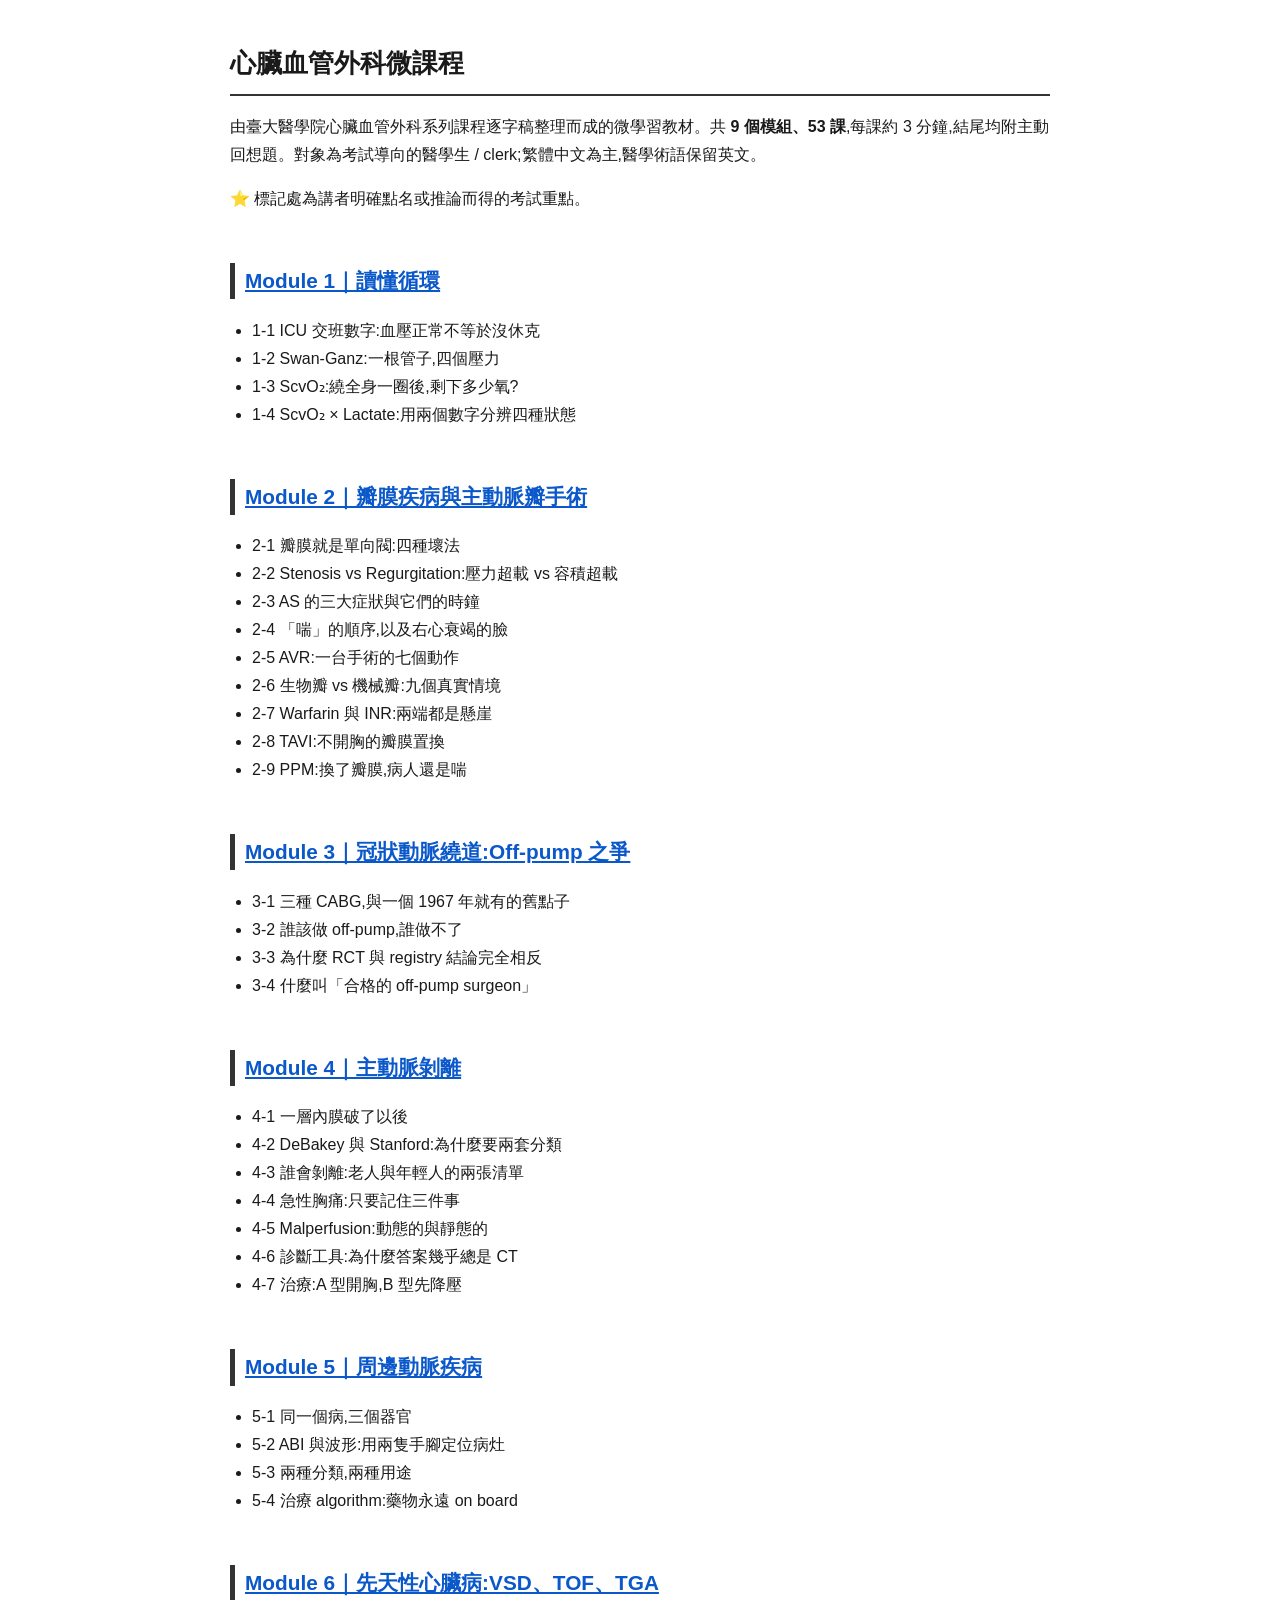
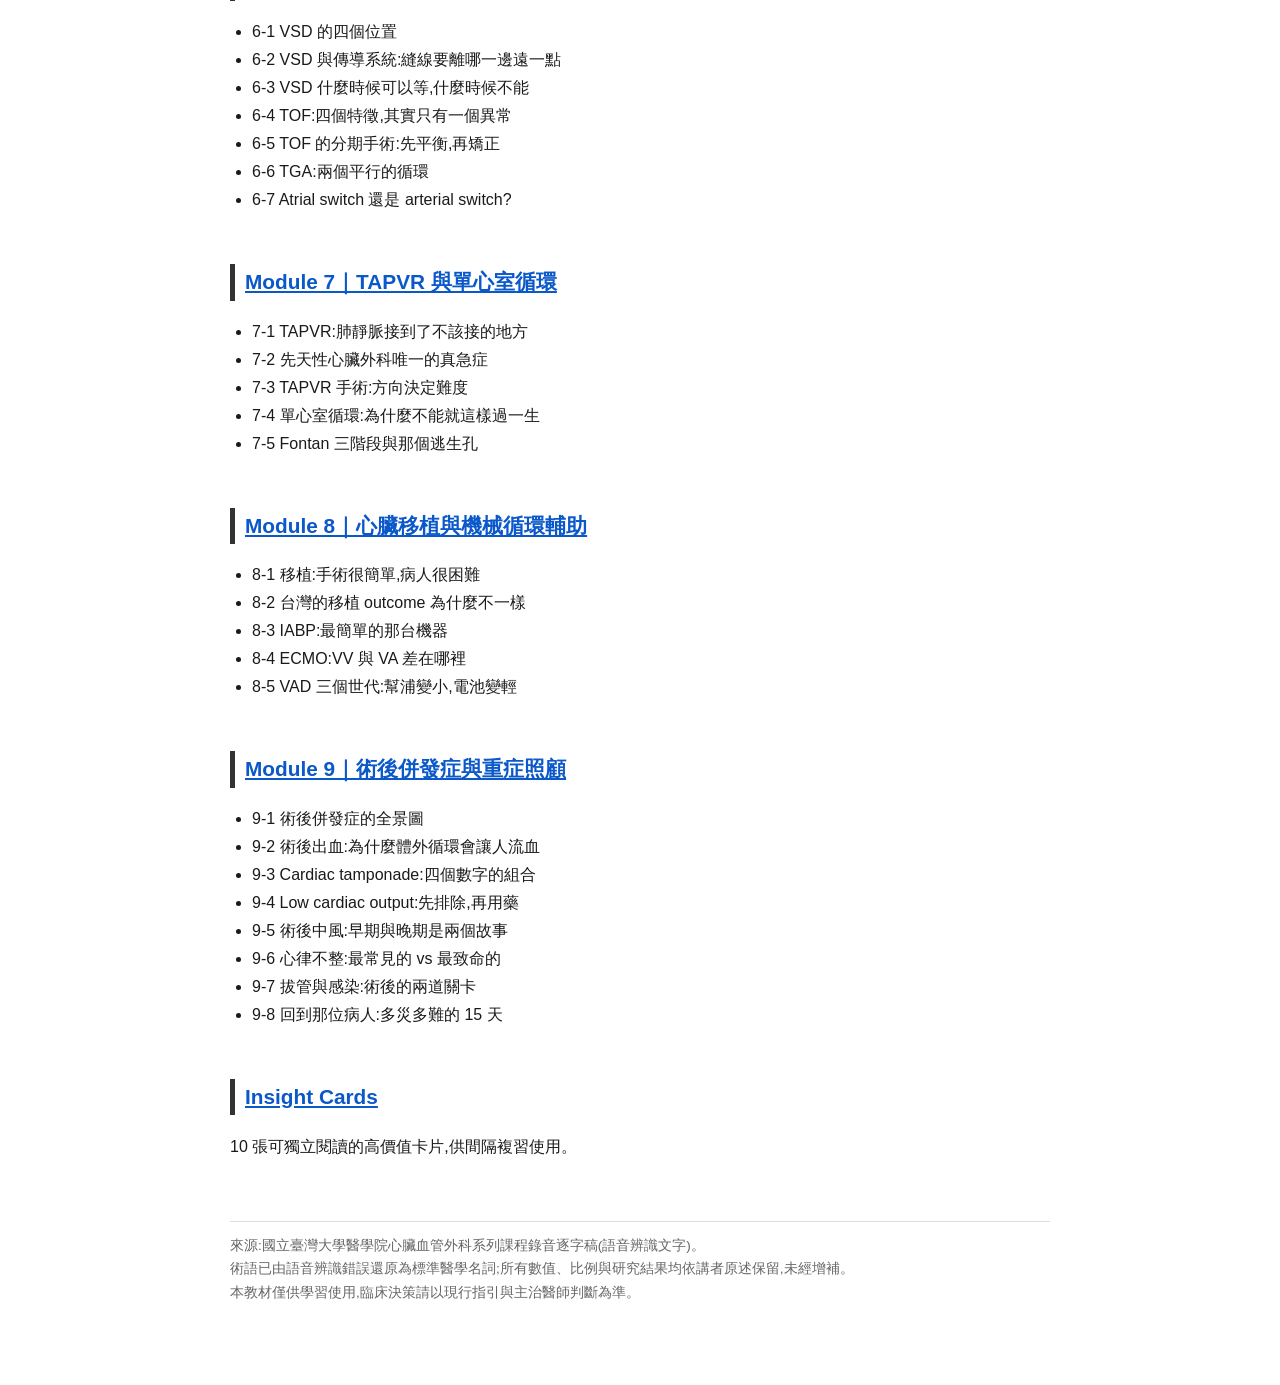
<file: index.html>
<!DOCTYPE html>
<html lang="zh-Hant"><head><meta charset="utf-8">
<meta name="viewport" content="width=device-width,initial-scale=1">
<title>心臟血管外科微課程</title>
<link rel="stylesheet" href="style.css"></head><body>
<h1>心臟血管外科微課程</h1>
<p>由臺大醫學院心臟血管外科系列課程逐字稿整理而成的微學習教材。共 <b>9 個模組、53 課</b>,每課約 3 分鐘,結尾均附主動回想題。對象為考試導向的醫學生 / clerk;繁體中文為主,醫學術語保留英文。</p>
<p>⭐ 標記處為講者明確點名或推論而得的考試重點。</p>

<h2><a href="m1.html">Module 1｜讀懂循環</a></h2>
<ul>
<li>1-1 ICU 交班數字:血壓正常不等於沒休克</li>
<li>1-2 Swan-Ganz:一根管子,四個壓力</li>
<li>1-3 ScvO₂:繞全身一圈後,剩下多少氧?</li>
<li>1-4 ScvO₂ × Lactate:用兩個數字分辨四種狀態</li>
</ul>

<h2><a href="m2.html">Module 2｜瓣膜疾病與主動脈瓣手術</a></h2>
<ul>
<li>2-1 瓣膜就是單向閥:四種壞法</li>
<li>2-2 Stenosis vs Regurgitation:壓力超載 vs 容積超載</li>
<li>2-3 AS 的三大症狀與它們的時鐘</li>
<li>2-4 「喘」的順序,以及右心衰竭的臉</li>
<li>2-5 AVR:一台手術的七個動作</li>
<li>2-6 生物瓣 vs 機械瓣:九個真實情境</li>
<li>2-7 Warfarin 與 INR:兩端都是懸崖</li>
<li>2-8 TAVI:不開胸的瓣膜置換</li>
<li>2-9 PPM:換了瓣膜,病人還是喘</li>
</ul>

<h2><a href="m3.html">Module 3｜冠狀動脈繞道:Off-pump 之爭</a></h2>
<ul>
<li>3-1 三種 CABG,與一個 1967 年就有的舊點子</li>
<li>3-2 誰該做 off-pump,誰做不了</li>
<li>3-3 為什麼 RCT 與 registry 結論完全相反</li>
<li>3-4 什麼叫「合格的 off-pump surgeon」</li>
</ul>

<h2><a href="m4.html">Module 4｜主動脈剝離</a></h2>
<ul>
<li>4-1 一層內膜破了以後</li>
<li>4-2 DeBakey 與 Stanford:為什麼要兩套分類</li>
<li>4-3 誰會剝離:老人與年輕人的兩張清單</li>
<li>4-4 急性胸痛:只要記住三件事</li>
<li>4-5 Malperfusion:動態的與靜態的</li>
<li>4-6 診斷工具:為什麼答案幾乎總是 CT</li>
<li>4-7 治療:A 型開胸,B 型先降壓</li>
</ul>

<h2><a href="m5.html">Module 5｜周邊動脈疾病</a></h2>
<ul>
<li>5-1 同一個病,三個器官</li>
<li>5-2 ABI 與波形:用兩隻手腳定位病灶</li>
<li>5-3 兩種分類,兩種用途</li>
<li>5-4 治療 algorithm:藥物永遠 on board</li>
</ul>

<h2><a href="m6.html">Module 6｜先天性心臟病:VSD、TOF、TGA</a></h2>
<ul>
<li>6-1 VSD 的四個位置</li>
<li>6-2 VSD 與傳導系統:縫線要離哪一邊遠一點</li>
<li>6-3 VSD 什麼時候可以等,什麼時候不能</li>
<li>6-4 TOF:四個特徵,其實只有一個異常</li>
<li>6-5 TOF 的分期手術:先平衡,再矯正</li>
<li>6-6 TGA:兩個平行的循環</li>
<li>6-7 Atrial switch 還是 arterial switch?</li>
</ul>

<h2><a href="m7.html">Module 7｜TAPVR 與單心室循環</a></h2>
<ul>
<li>7-1 TAPVR:肺靜脈接到了不該接的地方</li>
<li>7-2 先天性心臟外科唯一的真急症</li>
<li>7-3 TAPVR 手術:方向決定難度</li>
<li>7-4 單心室循環:為什麼不能就這樣過一生</li>
<li>7-5 Fontan 三階段與那個逃生孔</li>
</ul>

<h2><a href="m8.html">Module 8｜心臟移植與機械循環輔助</a></h2>
<ul>
<li>8-1 移植:手術很簡單,病人很困難</li>
<li>8-2 台灣的移植 outcome 為什麼不一樣</li>
<li>8-3 IABP:最簡單的那台機器</li>
<li>8-4 ECMO:VV 與 VA 差在哪裡</li>
<li>8-5 VAD 三個世代:幫浦變小,電池變輕</li>
</ul>

<h2><a href="m9.html">Module 9｜術後併發症與重症照顧</a></h2>
<ul>
<li>9-1 術後併發症的全景圖</li>
<li>9-2 術後出血:為什麼體外循環會讓人流血</li>
<li>9-3 Cardiac tamponade:四個數字的組合</li>
<li>9-4 Low cardiac output:先排除,再用藥</li>
<li>9-5 術後中風:早期與晚期是兩個故事</li>
<li>9-6 心律不整:最常見的 vs 最致命的</li>
<li>9-7 拔管與感染:術後的兩道關卡</li>
<li>9-8 回到那位病人:多災多難的 15 天</li>
</ul>

<h2><a href="insights.html">Insight Cards</a></h2>
<p>10 張可獨立閱讀的高價值卡片,供間隔複習使用。</p>

<footer>
來源:國立臺灣大學醫學院心臟血管外科系列課程錄音逐字稿(語音辨識文字)。<br>
術語已由語音辨識錯誤還原為標準醫學名詞;所有數值、比例與研究結果均依講者原述保留,未經增補。<br>
本教材僅供學習使用,臨床決策請以現行指引與主治醫師判斷為準。
</footer>
</body></html>
</file>
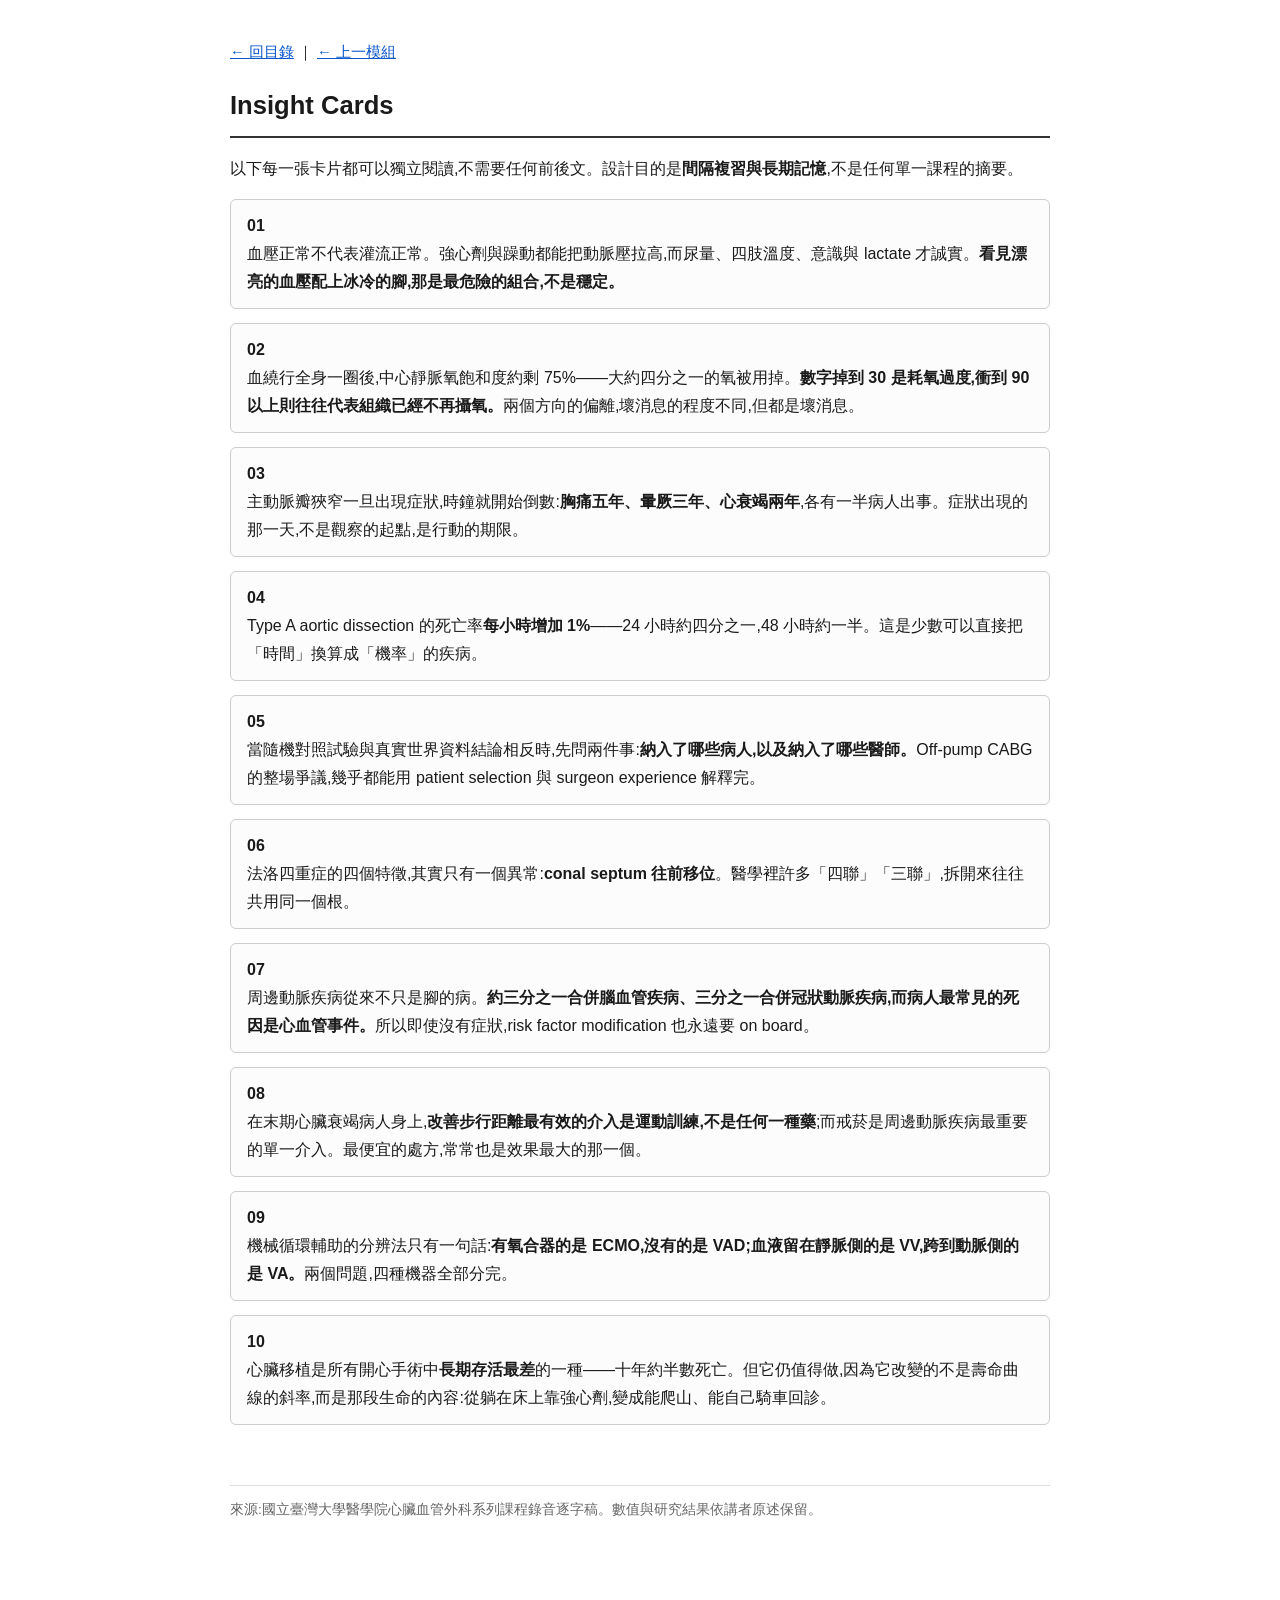
<file: insights.html>
<!DOCTYPE html>
<html lang="zh-Hant"><head><meta charset="utf-8">
<meta name="viewport" content="width=device-width,initial-scale=1">
<title>Insight Cards</title>
<link rel="stylesheet" href="style.css"></head><body>
<nav><a href="index.html">← 回目錄</a> ｜ <a href="m9.html">← 上一模組</a></nav>
<h1>Insight Cards</h1>
<p>以下每一張卡片都可以獨立閱讀,不需要任何前後文。設計目的是<b>間隔複習與長期記憶</b>,不是任何單一課程的摘要。</p>

<div class="card"><b>01</b><br>
血壓正常不代表灌流正常。強心劑與躁動都能把動脈壓拉高,而尿量、四肢溫度、意識與 lactate 才誠實。<b>看見漂亮的血壓配上冰冷的腳,那是最危險的組合,不是穩定。</b></div>

<div class="card"><b>02</b><br>
血繞行全身一圈後,中心靜脈氧飽和度約剩 75%——大約四分之一的氧被用掉。<b>數字掉到 30 是耗氧過度,衝到 90 以上則往往代表組織已經不再攝氧。</b>兩個方向的偏離,壞消息的程度不同,但都是壞消息。</div>

<div class="card"><b>03</b><br>
主動脈瓣狹窄一旦出現症狀,時鐘就開始倒數:<b>胸痛五年、暈厥三年、心衰竭兩年</b>,各有一半病人出事。症狀出現的那一天,不是觀察的起點,是行動的期限。</div>

<div class="card"><b>04</b><br>
Type A aortic dissection 的死亡率<b>每小時增加 1%</b>——24 小時約四分之一,48 小時約一半。這是少數可以直接把「時間」換算成「機率」的疾病。</div>

<div class="card"><b>05</b><br>
當隨機對照試驗與真實世界資料結論相反時,先問兩件事:<b>納入了哪些病人,以及納入了哪些醫師。</b>Off-pump CABG 的整場爭議,幾乎都能用 patient selection 與 surgeon experience 解釋完。</div>

<div class="card"><b>06</b><br>
法洛四重症的四個特徵,其實只有一個異常:<b>conal septum 往前移位</b>。醫學裡許多「四聯」「三聯」,拆開來往往共用同一個根。</div>

<div class="card"><b>07</b><br>
周邊動脈疾病從來不只是腳的病。<b>約三分之一合併腦血管疾病、三分之一合併冠狀動脈疾病,而病人最常見的死因是心血管事件。</b>所以即使沒有症狀,risk factor modification 也永遠要 on board。</div>

<div class="card"><b>08</b><br>
在末期心臟衰竭病人身上,<b>改善步行距離最有效的介入是運動訓練,不是任何一種藥</b>;而戒菸是周邊動脈疾病最重要的單一介入。最便宜的處方,常常也是效果最大的那一個。</div>

<div class="card"><b>09</b><br>
機械循環輔助的分辨法只有一句話:<b>有氧合器的是 ECMO,沒有的是 VAD;血液留在靜脈側的是 VV,跨到動脈側的是 VA。</b>兩個問題,四種機器全部分完。</div>

<div class="card"><b>10</b><br>
心臟移植是所有開心手術中<b>長期存活最差</b>的一種——十年約半數死亡。但它仍值得做,因為它改變的不是壽命曲線的斜率,而是那段生命的內容:從躺在床上靠強心劑,變成能爬山、能自己騎車回診。</div>

<footer>來源:國立臺灣大學醫學院心臟血管外科系列課程錄音逐字稿。數值與研究結果依講者原述保留。</footer>
</body></html>
</file>
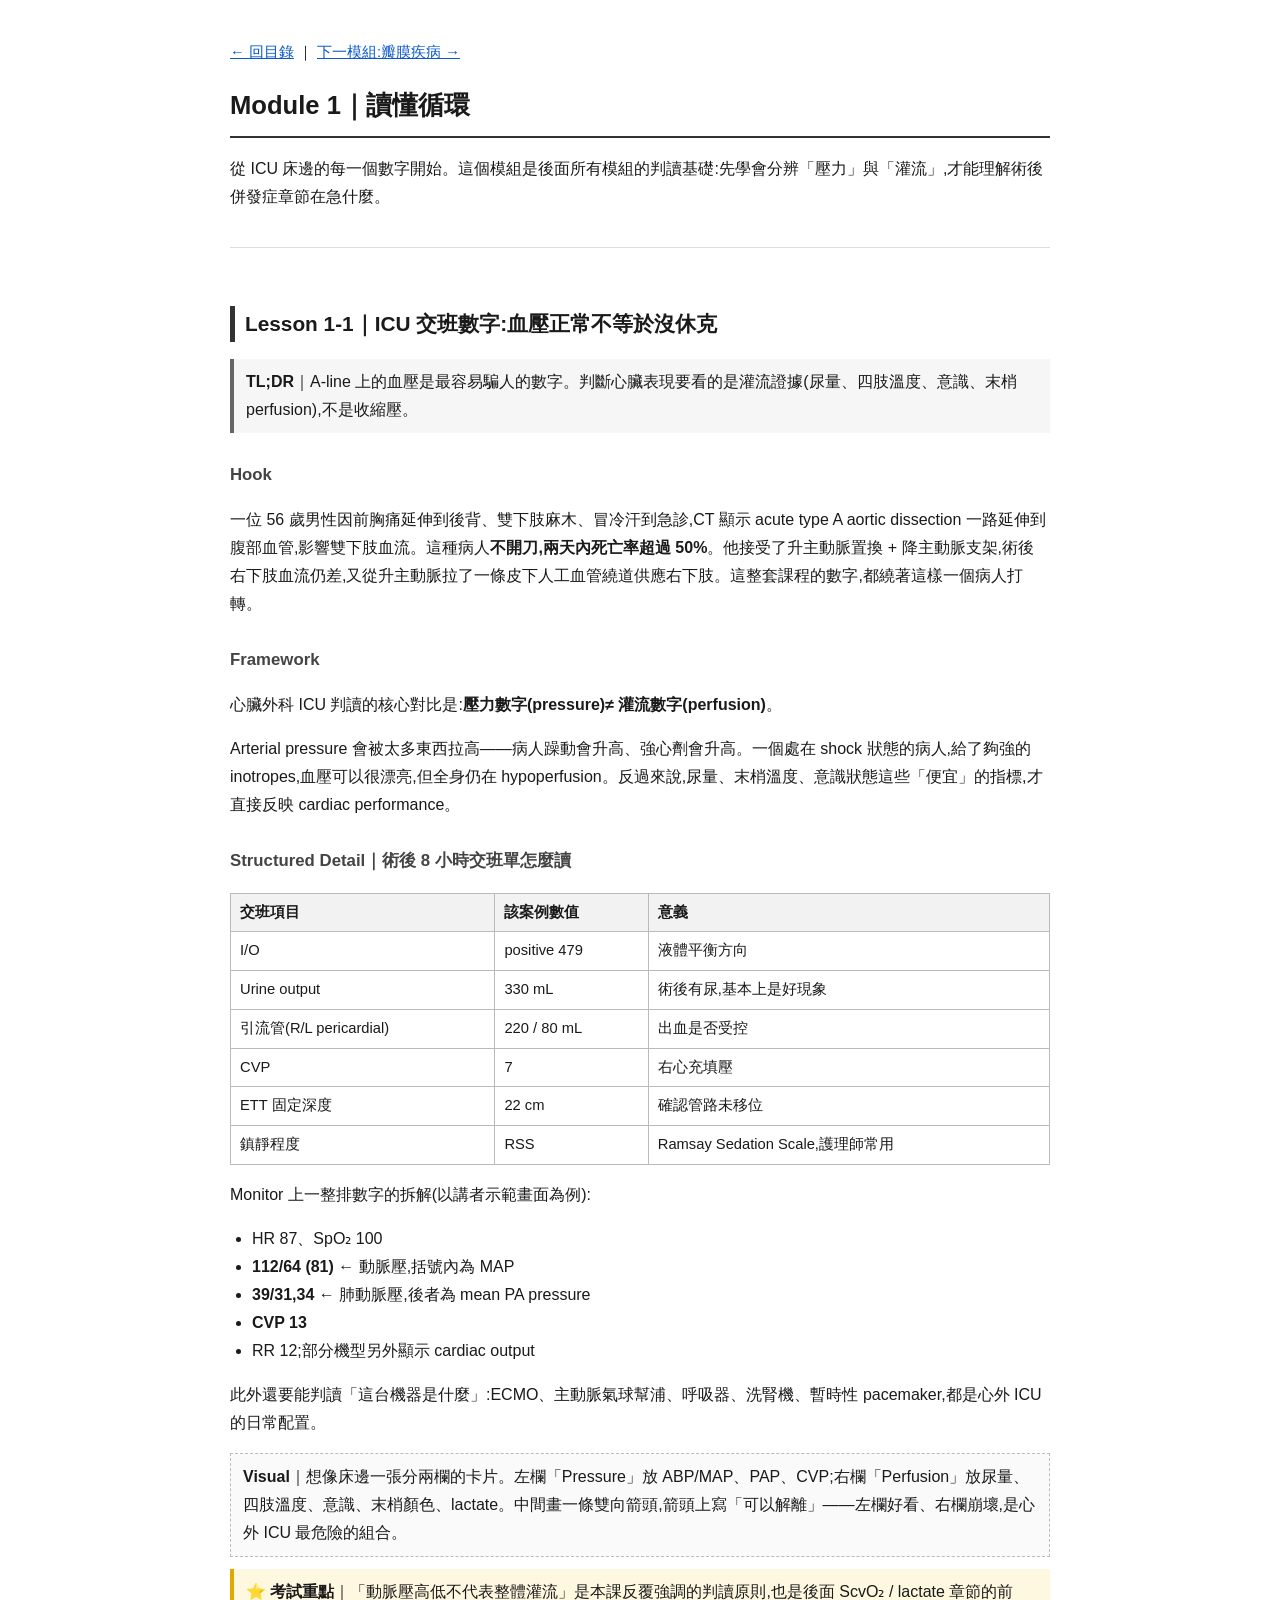
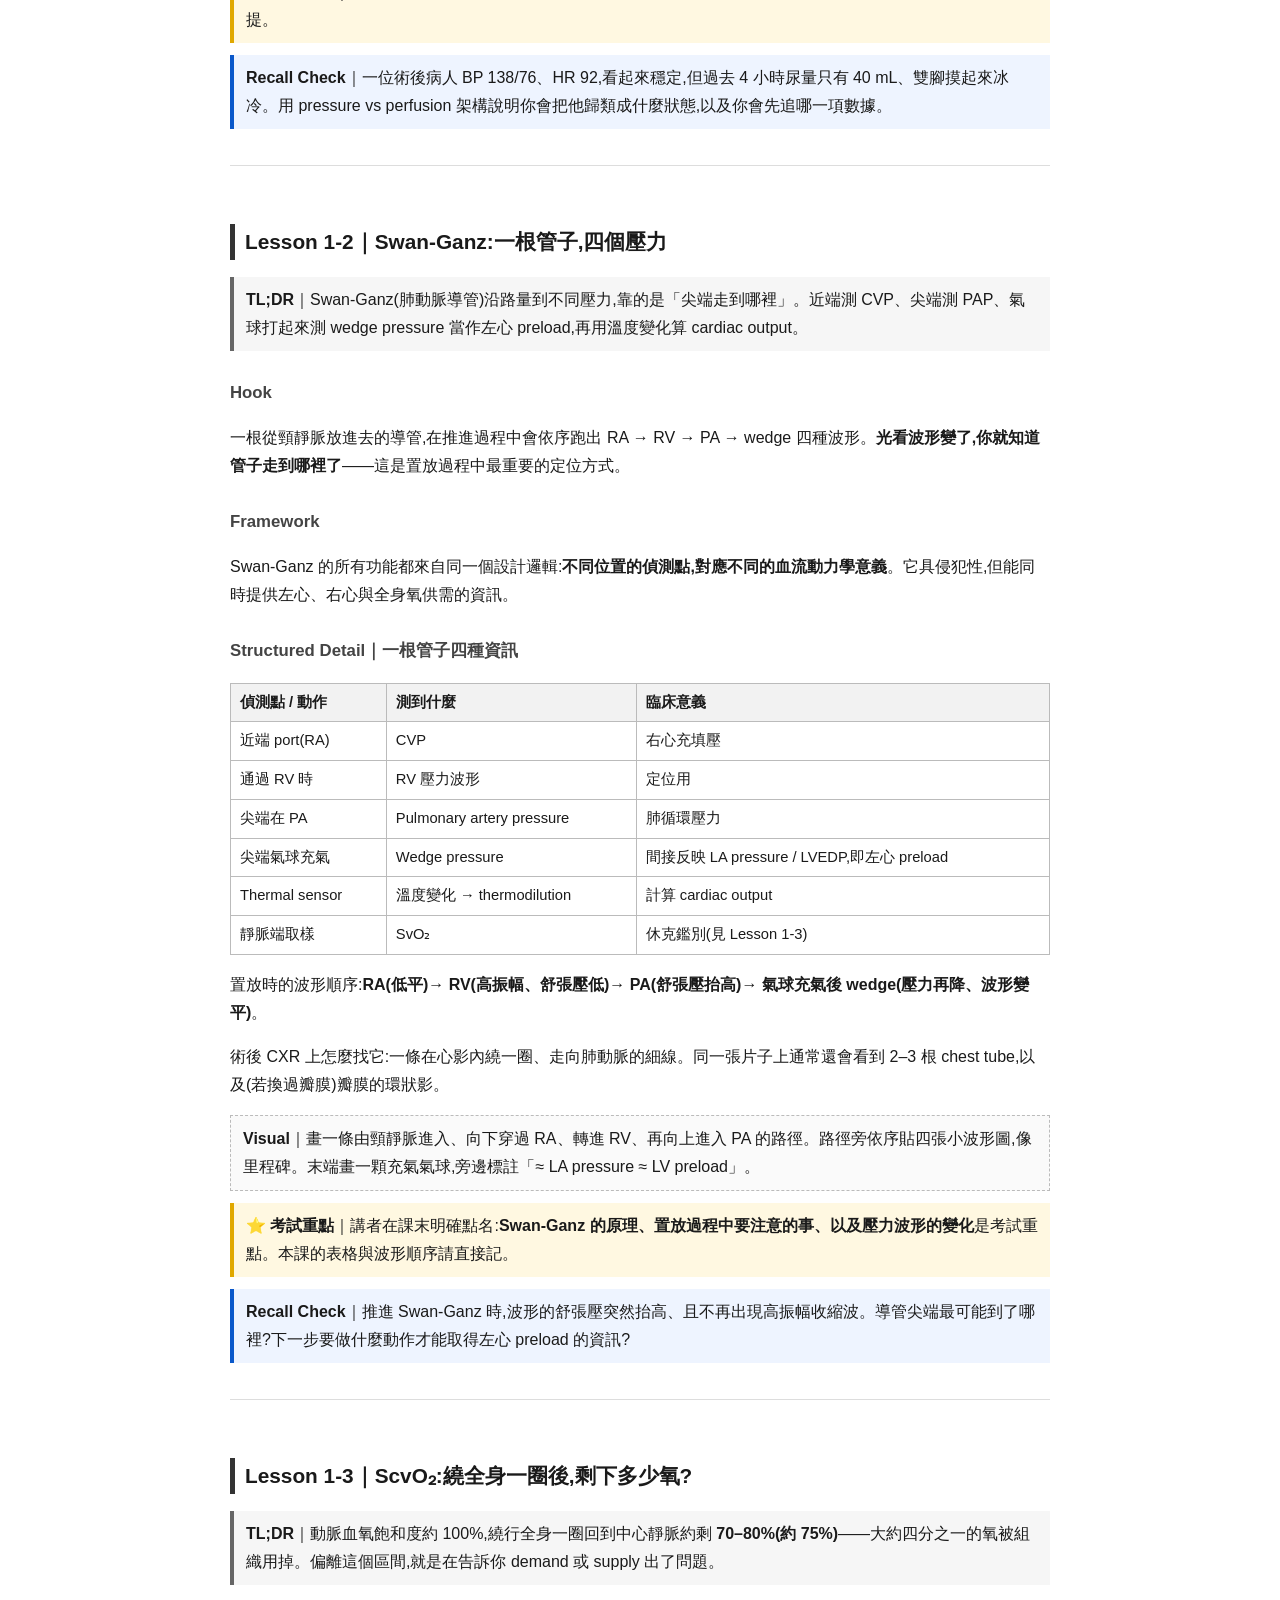
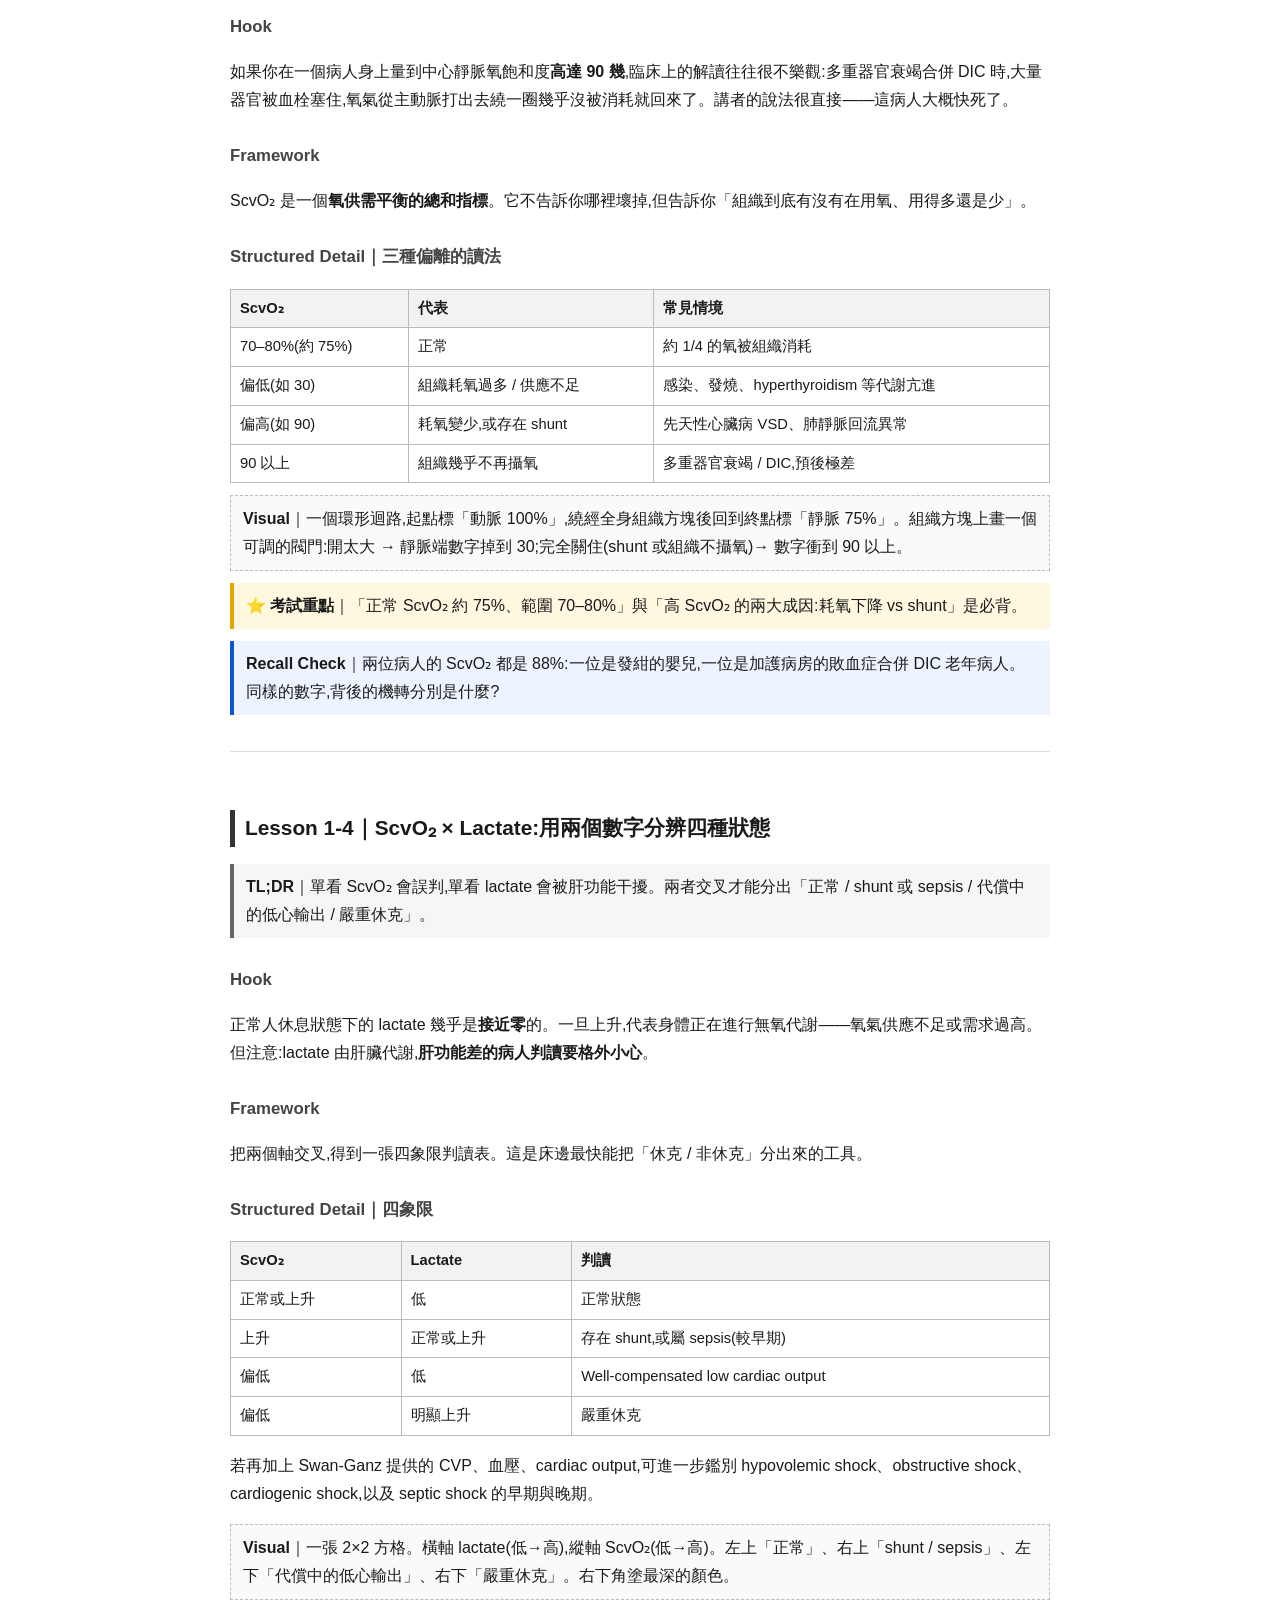
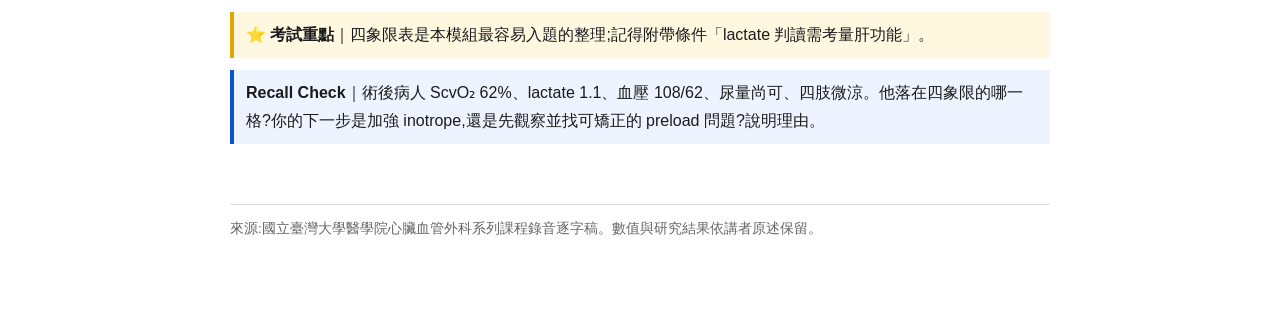
<file: m1.html>
<!DOCTYPE html>
<html lang="zh-Hant"><head><meta charset="utf-8">
<meta name="viewport" content="width=device-width,initial-scale=1">
<title>Module 1｜讀懂循環</title>
<link rel="stylesheet" href="style.css"></head><body>
<nav><a href="index.html">← 回目錄</a> ｜ <a href="m2.html">下一模組:瓣膜疾病 →</a></nav>
<h1>Module 1｜讀懂循環</h1>
<p>從 ICU 床邊的每一個數字開始。這個模組是後面所有模組的判讀基礎:先學會分辨「壓力」與「灌流」,才能理解術後併發症章節在急什麼。</p>

<article id="1-1">
<h2>Lesson 1-1｜ICU 交班數字:血壓正常不等於沒休克</h2>
<p class="tldr"><b>TL;DR</b>｜A-line 上的血壓是最容易騙人的數字。判斷心臟表現要看的是灌流證據(尿量、四肢溫度、意識、末梢 perfusion),不是收縮壓。</p>

<h3>Hook</h3>
<p>一位 56 歲男性因前胸痛延伸到後背、雙下肢麻木、冒冷汗到急診,CT 顯示 acute type A aortic dissection 一路延伸到腹部血管,影響雙下肢血流。這種病人<b>不開刀,兩天內死亡率超過 50%</b>。他接受了升主動脈置換 + 降主動脈支架,術後右下肢血流仍差,又從升主動脈拉了一條皮下人工血管繞道供應右下肢。這整套課程的數字,都繞著這樣一個病人打轉。</p>

<h3>Framework</h3>
<p>心臟外科 ICU 判讀的核心對比是:<b>壓力數字(pressure)≠ 灌流數字(perfusion)</b>。</p>
<p>Arterial pressure 會被太多東西拉高——病人躁動會升高、強心劑會升高。一個處在 shock 狀態的病人,給了夠強的 inotropes,血壓可以很漂亮,但全身仍在 hypoperfusion。反過來說,尿量、末梢溫度、意識狀態這些「便宜」的指標,才直接反映 cardiac performance。</p>

<h3>Structured Detail｜術後 8 小時交班單怎麼讀</h3>
<table>
<tr><th>交班項目</th><th>該案例數值</th><th>意義</th></tr>
<tr><td>I/O</td><td>positive 479</td><td>液體平衡方向</td></tr>
<tr><td>Urine output</td><td>330 mL</td><td>術後有尿,基本上是好現象</td></tr>
<tr><td>引流管(R/L pericardial)</td><td>220 / 80 mL</td><td>出血是否受控</td></tr>
<tr><td>CVP</td><td>7</td><td>右心充填壓</td></tr>
<tr><td>ETT 固定深度</td><td>22 cm</td><td>確認管路未移位</td></tr>
<tr><td>鎮靜程度</td><td>RSS</td><td>Ramsay Sedation Scale,護理師常用</td></tr>
</table>
<p>Monitor 上一整排數字的拆解(以講者示範畫面為例):</p>
<ul>
<li>HR 87、SpO₂ 100</li>
<li><b>112/64 (81)</b> ← 動脈壓,括號內為 MAP</li>
<li><b>39/31,34</b> ← 肺動脈壓,後者為 mean PA pressure</li>
<li><b>CVP 13</b></li>
<li>RR 12;部分機型另外顯示 cardiac output</li>
</ul>
<p>此外還要能判讀「這台機器是什麼」:ECMO、主動脈氣球幫浦、呼吸器、洗腎機、暫時性 pacemaker,都是心外 ICU 的日常配置。</p>

<p class="visual"><b>Visual</b>｜想像床邊一張分兩欄的卡片。左欄「Pressure」放 ABP/MAP、PAP、CVP;右欄「Perfusion」放尿量、四肢溫度、意識、末梢顏色、lactate。中間畫一條雙向箭頭,箭頭上寫「可以解離」——左欄好看、右欄崩壞,是心外 ICU 最危險的組合。</p>

<p class="exam"><b>⭐ 考試重點</b>｜「動脈壓高低不代表整體灌流」是本課反覆強調的判讀原則,也是後面 ScvO₂ / lactate 章節的前提。</p>

<p class="recall"><b>Recall Check</b>｜一位術後病人 BP 138/76、HR 92,看起來穩定,但過去 4 小時尿量只有 40 mL、雙腳摸起來冰冷。用 pressure vs perfusion 架構說明你會把他歸類成什麼狀態,以及你會先追哪一項數據。</p>
</article>

<article id="1-2">
<h2>Lesson 1-2｜Swan-Ganz:一根管子,四個壓力</h2>
<p class="tldr"><b>TL;DR</b>｜Swan-Ganz(肺動脈導管)沿路量到不同壓力,靠的是「尖端走到哪裡」。近端測 CVP、尖端測 PAP、氣球打起來測 wedge pressure 當作左心 preload,再用溫度變化算 cardiac output。</p>

<h3>Hook</h3>
<p>一根從頸靜脈放進去的導管,在推進過程中會依序跑出 RA → RV → PA → wedge 四種波形。<b>光看波形變了,你就知道管子走到哪裡了</b>——這是置放過程中最重要的定位方式。</p>

<h3>Framework</h3>
<p>Swan-Ganz 的所有功能都來自同一個設計邏輯:<b>不同位置的偵測點,對應不同的血流動力學意義</b>。它具侵犯性,但能同時提供左心、右心與全身氧供需的資訊。</p>

<h3>Structured Detail｜一根管子四種資訊</h3>
<table>
<tr><th>偵測點 / 動作</th><th>測到什麼</th><th>臨床意義</th></tr>
<tr><td>近端 port(RA)</td><td>CVP</td><td>右心充填壓</td></tr>
<tr><td>通過 RV 時</td><td>RV 壓力波形</td><td>定位用</td></tr>
<tr><td>尖端在 PA</td><td>Pulmonary artery pressure</td><td>肺循環壓力</td></tr>
<tr><td>尖端氣球充氣</td><td>Wedge pressure</td><td>間接反映 LA pressure / LVEDP,即左心 preload</td></tr>
<tr><td>Thermal sensor</td><td>溫度變化 → thermodilution</td><td>計算 cardiac output</td></tr>
<tr><td>靜脈端取樣</td><td>SvO₂</td><td>休克鑑別(見 Lesson 1-3)</td></tr>
</table>
<p>置放時的波形順序:<b>RA(低平)→ RV(高振幅、舒張壓低)→ PA(舒張壓抬高)→ 氣球充氣後 wedge(壓力再降、波形變平)</b>。</p>
<p>術後 CXR 上怎麼找它:一條在心影內繞一圈、走向肺動脈的細線。同一張片子上通常還會看到 2–3 根 chest tube,以及(若換過瓣膜)瓣膜的環狀影。</p>

<p class="visual"><b>Visual</b>｜畫一條由頸靜脈進入、向下穿過 RA、轉進 RV、再向上進入 PA 的路徑。路徑旁依序貼四張小波形圖,像里程碑。末端畫一顆充氣氣球,旁邊標註「≈ LA pressure ≈ LV preload」。</p>

<p class="exam"><b>⭐ 考試重點</b>｜講者在課末明確點名:<b>Swan-Ganz 的原理、置放過程中要注意的事、以及壓力波形的變化</b>是考試重點。本課的表格與波形順序請直接記。</p>

<p class="recall"><b>Recall Check</b>｜推進 Swan-Ganz 時,波形的舒張壓突然抬高、且不再出現高振幅收縮波。導管尖端最可能到了哪裡?下一步要做什麼動作才能取得左心 preload 的資訊?</p>
</article>

<article id="1-3">
<h2>Lesson 1-3｜ScvO₂:繞全身一圈後,剩下多少氧?</h2>
<p class="tldr"><b>TL;DR</b>｜動脈血氧飽和度約 100%,繞行全身一圈回到中心靜脈約剩 <b>70–80%(約 75%)</b>——大約四分之一的氧被組織用掉。偏離這個區間,就是在告訴你 demand 或 supply 出了問題。</p>

<h3>Hook</h3>
<p>如果你在一個病人身上量到中心靜脈氧飽和度<b>高達 90 幾</b>,臨床上的解讀往往很不樂觀:多重器官衰竭合併 DIC 時,大量器官被血栓塞住,氧氣從主動脈打出去繞一圈幾乎沒被消耗就回來了。講者的說法很直接——這病人大概快死了。</p>

<h3>Framework</h3>
<p>ScvO₂ 是一個<b>氧供需平衡的總和指標</b>。它不告訴你哪裡壞掉,但告訴你「組織到底有沒有在用氧、用得多還是少」。</p>

<h3>Structured Detail｜三種偏離的讀法</h3>
<table>
<tr><th>ScvO₂</th><th>代表</th><th>常見情境</th></tr>
<tr><td>70–80%(約 75%)</td><td>正常</td><td>約 1/4 的氧被組織消耗</td></tr>
<tr><td>偏低(如 30)</td><td>組織耗氧過多 / 供應不足</td><td>感染、發燒、hyperthyroidism 等代謝亢進</td></tr>
<tr><td>偏高(如 90)</td><td>耗氧變少,或存在 shunt</td><td>先天性心臟病 VSD、肺靜脈回流異常</td></tr>
<tr><td>90 以上</td><td>組織幾乎不再攝氧</td><td>多重器官衰竭 / DIC,預後極差</td></tr>
</table>

<p class="visual"><b>Visual</b>｜一個環形迴路,起點標「動脈 100%」,繞經全身組織方塊後回到終點標「靜脈 75%」。組織方塊上畫一個可調的閥門:開太大 → 靜脈端數字掉到 30;完全關住(shunt 或組織不攝氧)→ 數字衝到 90 以上。</p>

<p class="exam"><b>⭐ 考試重點</b>｜「正常 ScvO₂ 約 75%、範圍 70–80%」與「高 ScvO₂ 的兩大成因:耗氧下降 vs shunt」是必背。</p>

<p class="recall"><b>Recall Check</b>｜兩位病人的 ScvO₂ 都是 88%:一位是發紺的嬰兒,一位是加護病房的敗血症合併 DIC 老年病人。同樣的數字,背後的機轉分別是什麼?</p>
</article>

<article id="1-4">
<h2>Lesson 1-4｜ScvO₂ × Lactate:用兩個數字分辨四種狀態</h2>
<p class="tldr"><b>TL;DR</b>｜單看 ScvO₂ 會誤判,單看 lactate 會被肝功能干擾。兩者交叉才能分出「正常 / shunt 或 sepsis / 代償中的低心輸出 / 嚴重休克」。</p>

<h3>Hook</h3>
<p>正常人休息狀態下的 lactate 幾乎是<b>接近零</b>的。一旦上升,代表身體正在進行無氧代謝——氧氣供應不足或需求過高。但注意:lactate 由肝臟代謝,<b>肝功能差的病人判讀要格外小心</b>。</p>

<h3>Framework</h3>
<p>把兩個軸交叉,得到一張四象限判讀表。這是床邊最快能把「休克 / 非休克」分出來的工具。</p>

<h3>Structured Detail｜四象限</h3>
<table>
<tr><th>ScvO₂</th><th>Lactate</th><th>判讀</th></tr>
<tr><td>正常或上升</td><td>低</td><td>正常狀態</td></tr>
<tr><td>上升</td><td>正常或上升</td><td>存在 shunt,或屬 sepsis(較早期)</td></tr>
<tr><td>偏低</td><td>低</td><td>Well-compensated low cardiac output</td></tr>
<tr><td>偏低</td><td>明顯上升</td><td>嚴重休克</td></tr>
</table>
<p>若再加上 Swan-Ganz 提供的 CVP、血壓、cardiac output,可進一步鑑別 hypovolemic shock、obstructive shock、cardiogenic shock,以及 septic shock 的早期與晚期。</p>

<p class="visual"><b>Visual</b>｜一張 2×2 方格。橫軸 lactate(低→高),縱軸 ScvO₂(低→高)。左上「正常」、右上「shunt / sepsis」、左下「代償中的低心輸出」、右下「嚴重休克」。右下角塗最深的顏色。</p>

<p class="exam"><b>⭐ 考試重點</b>｜四象限表是本模組最容易入題的整理;記得附帶條件「lactate 判讀需考量肝功能」。</p>

<p class="recall"><b>Recall Check</b>｜術後病人 ScvO₂ 62%、lactate 1.1、血壓 108/62、尿量尚可、四肢微涼。他落在四象限的哪一格?你的下一步是加強 inotrope,還是先觀察並找可矯正的 preload 問題?說明理由。</p>
</article>

<footer>來源:國立臺灣大學醫學院心臟血管外科系列課程錄音逐字稿。數值與研究結果依講者原述保留。</footer>
</body></html>
</file>
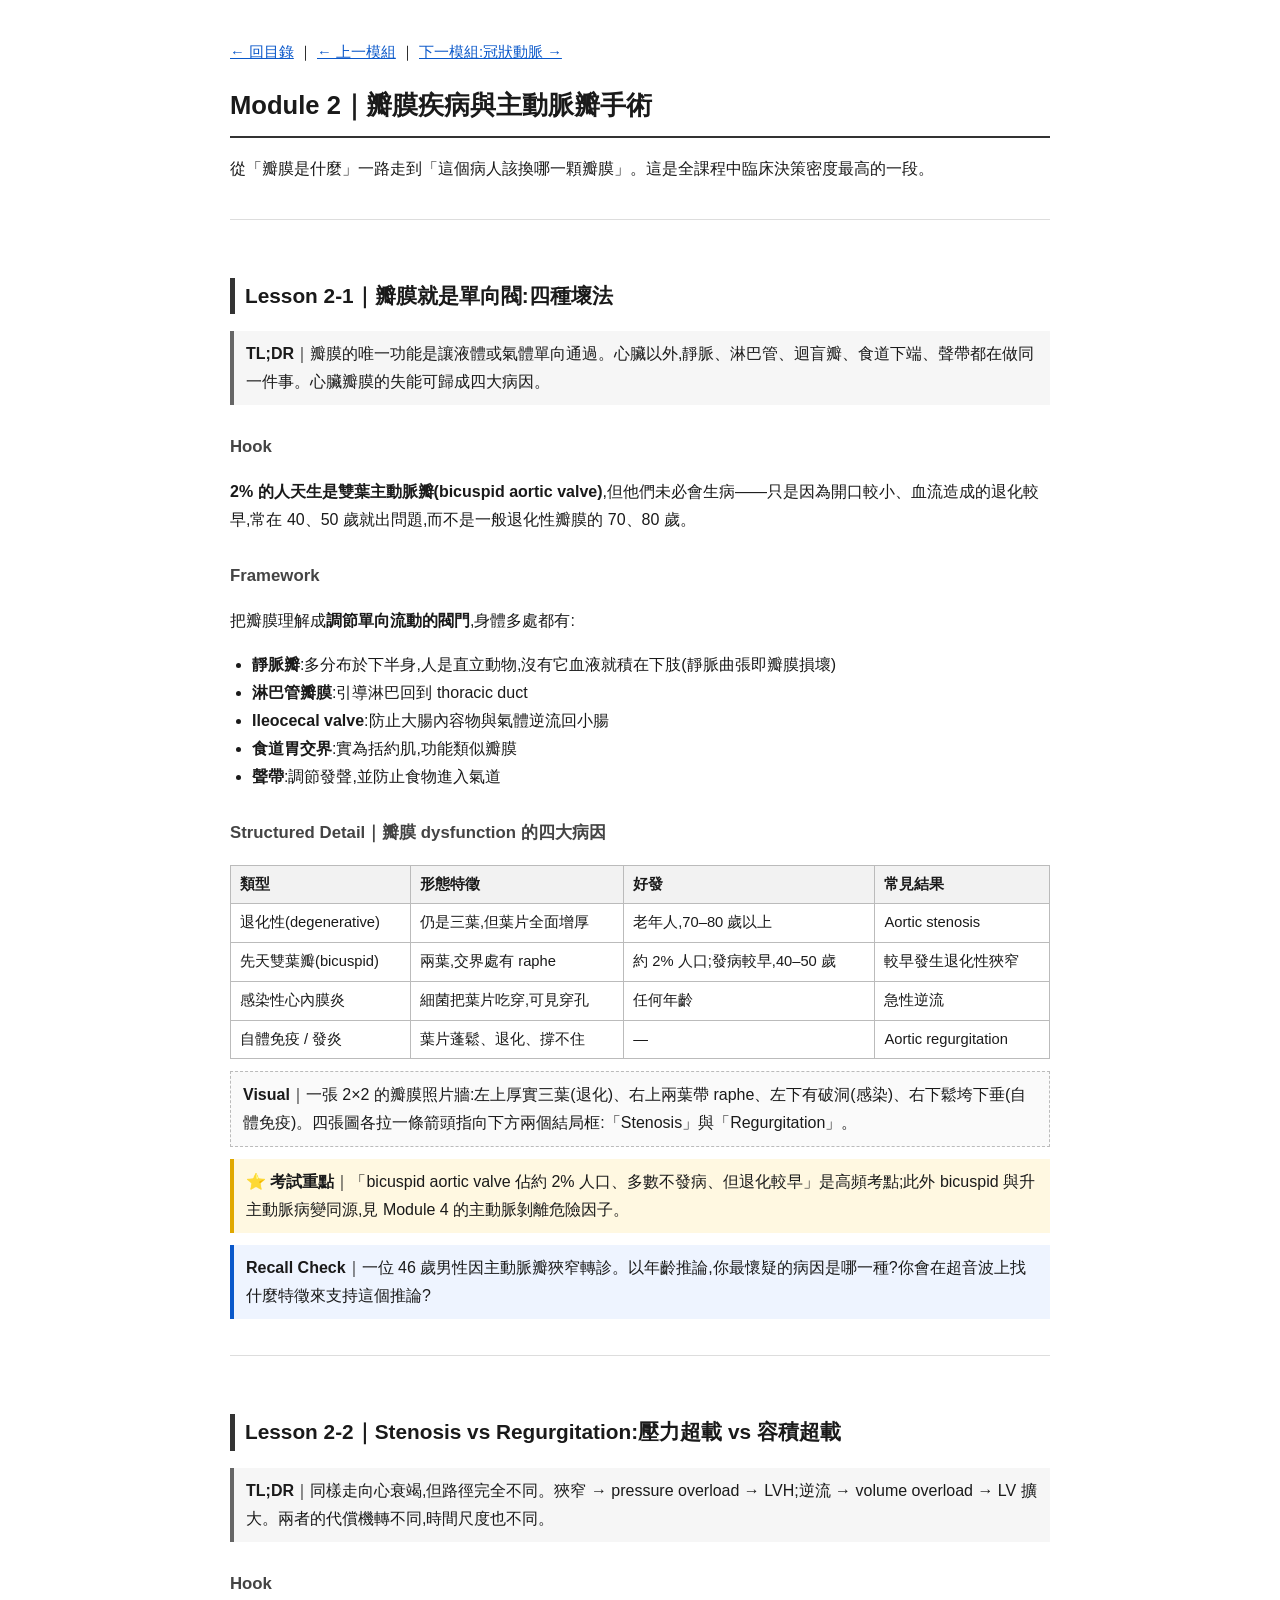
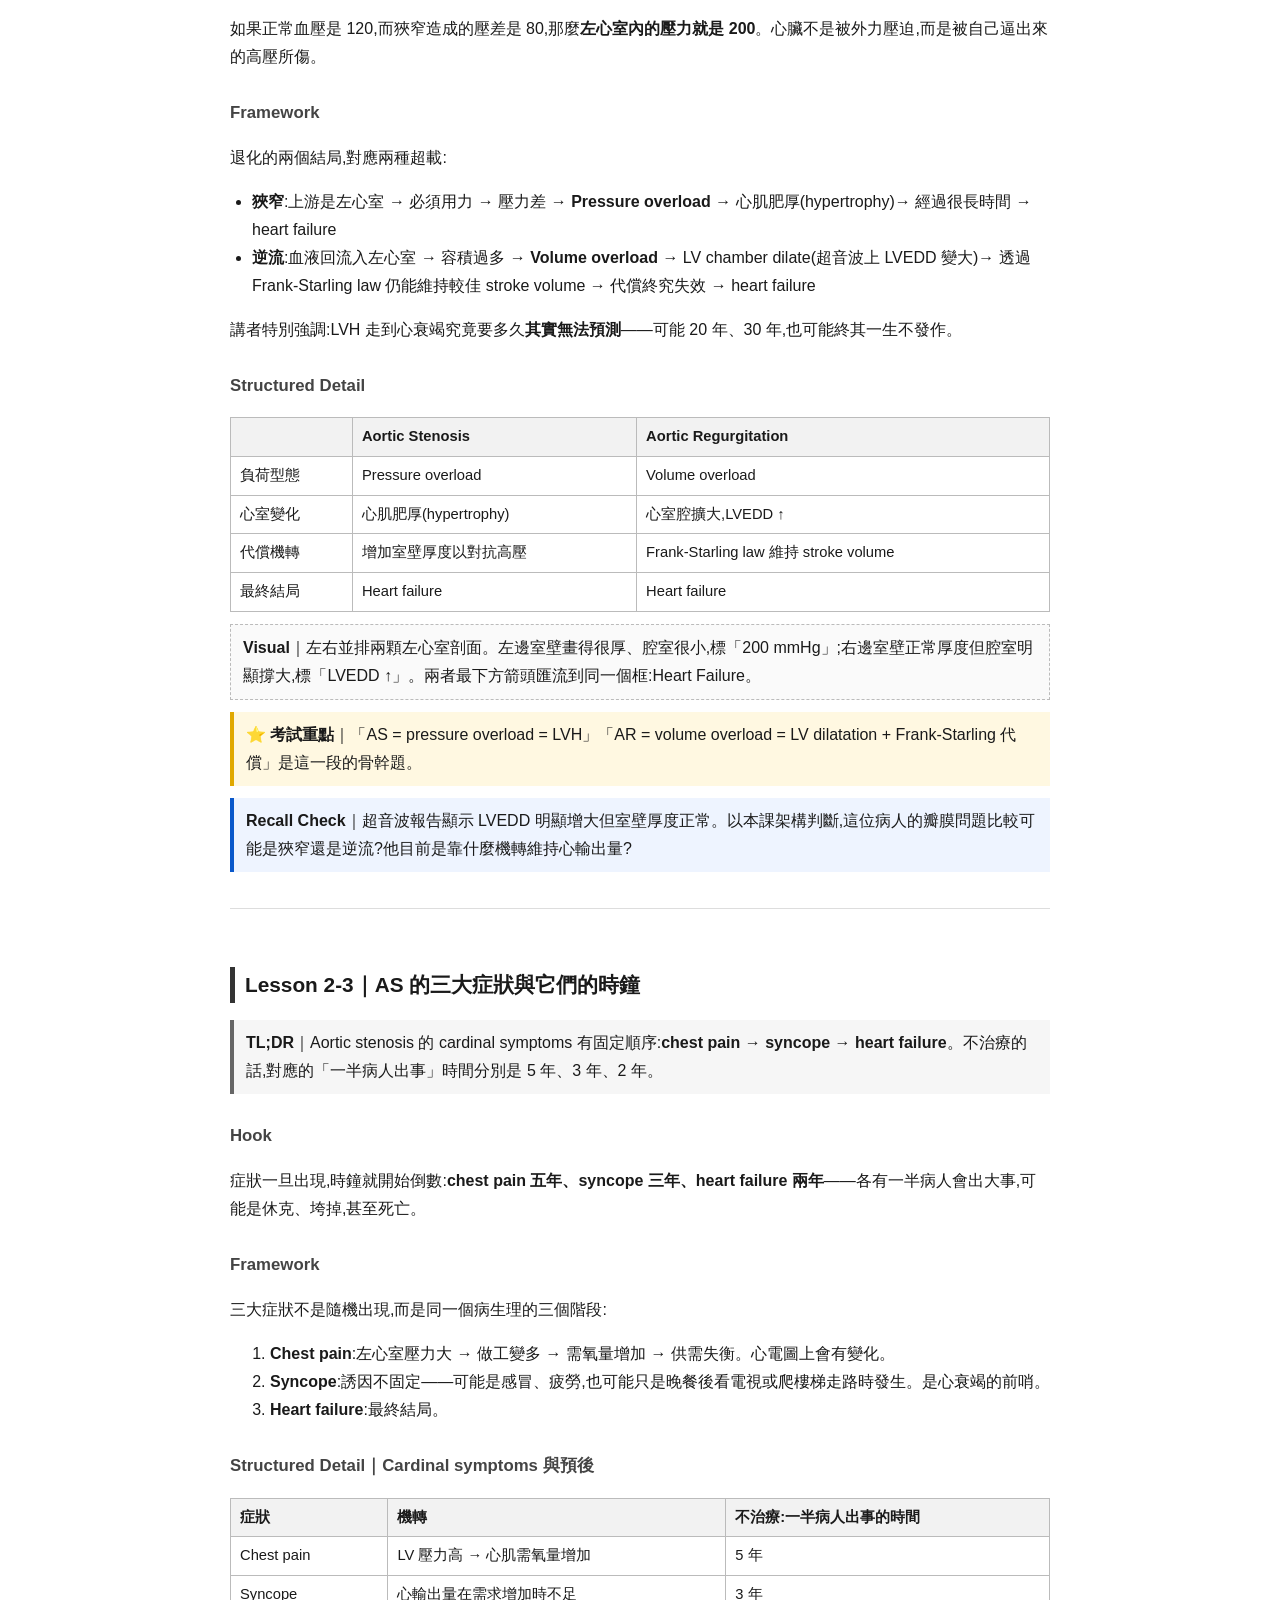
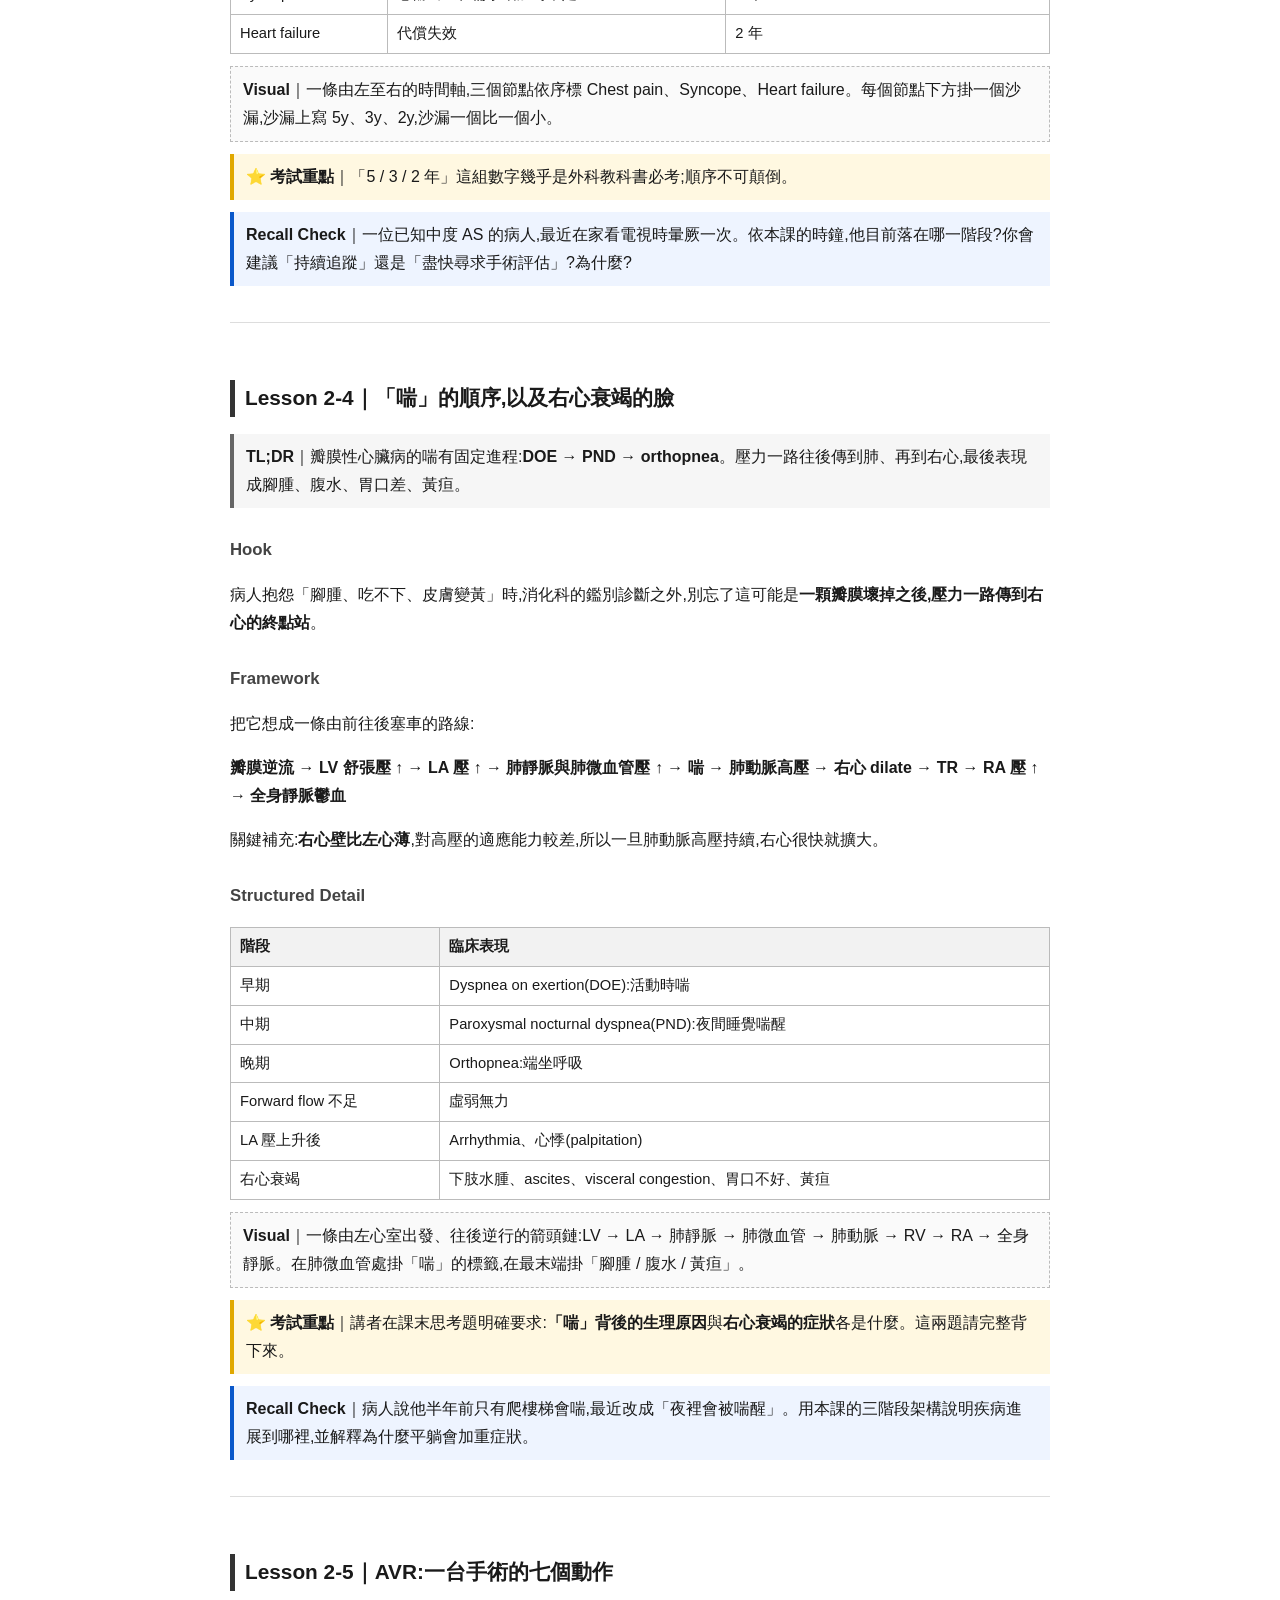
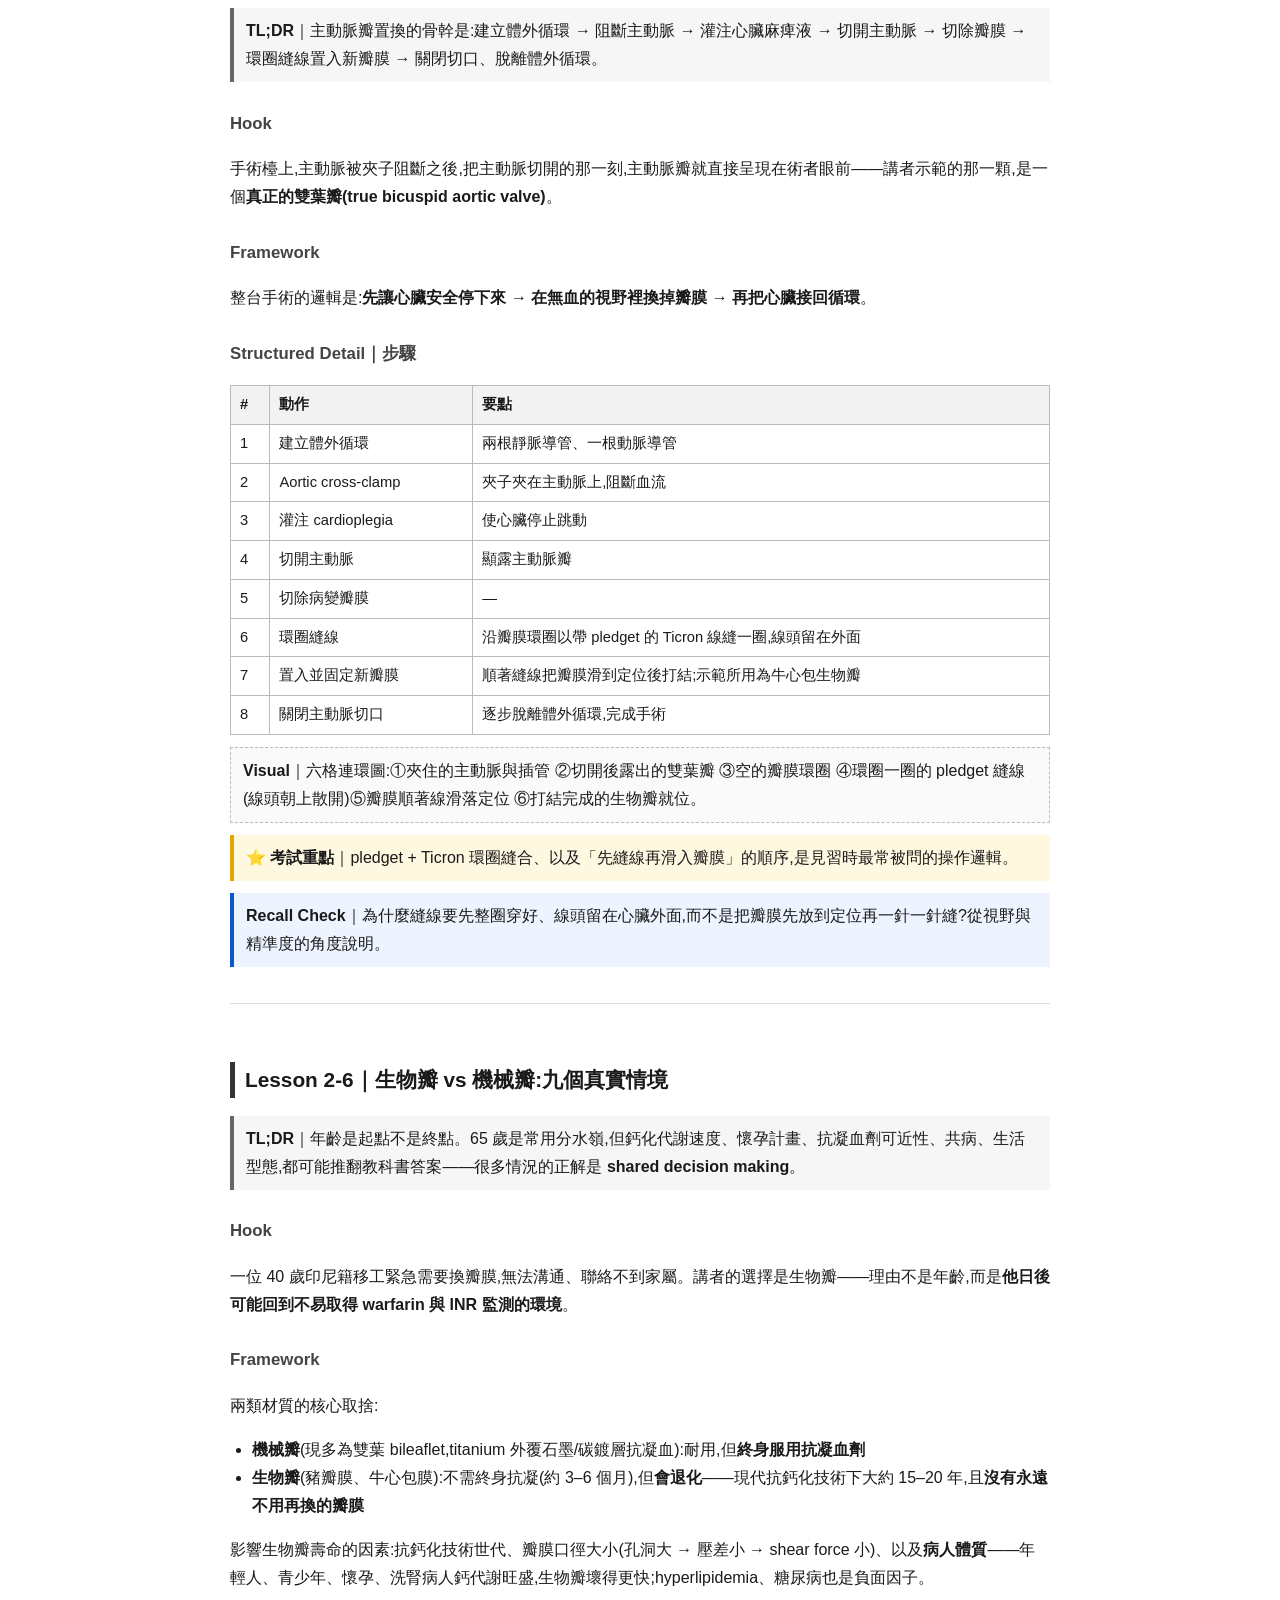
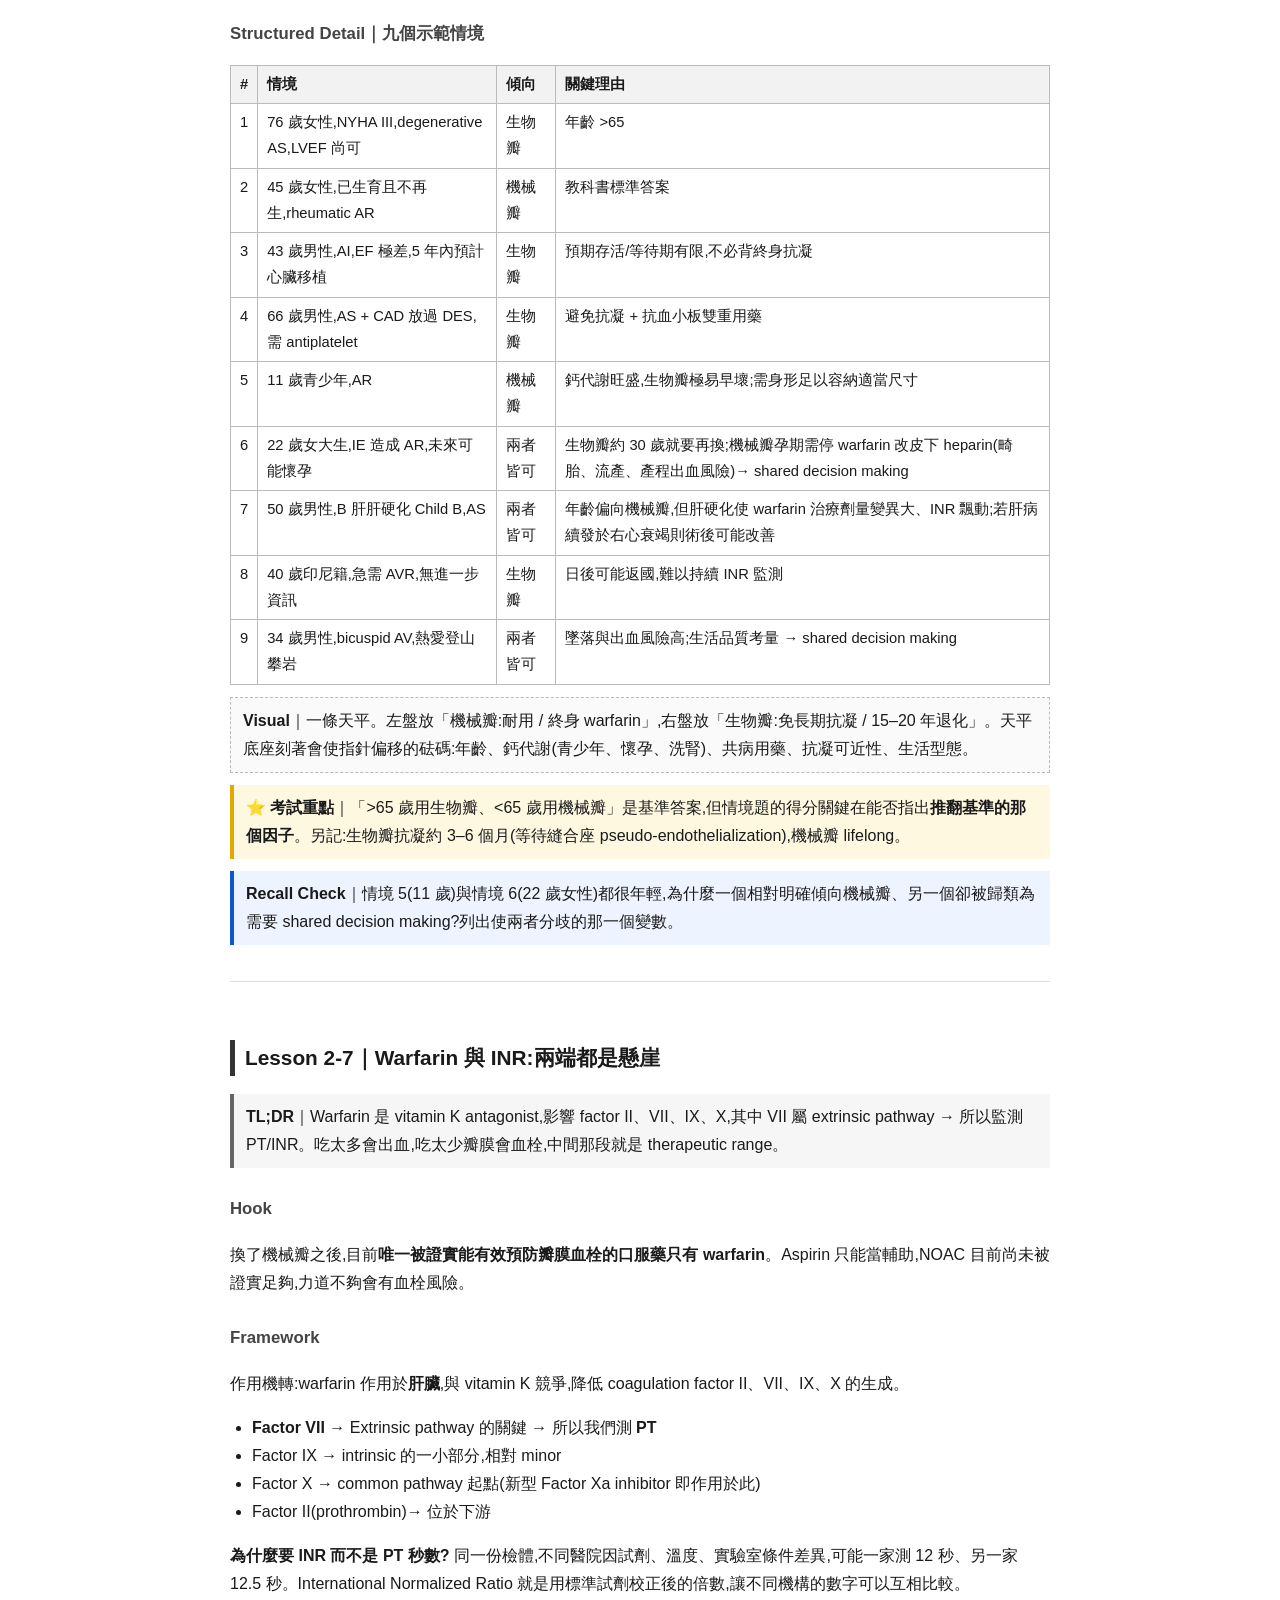
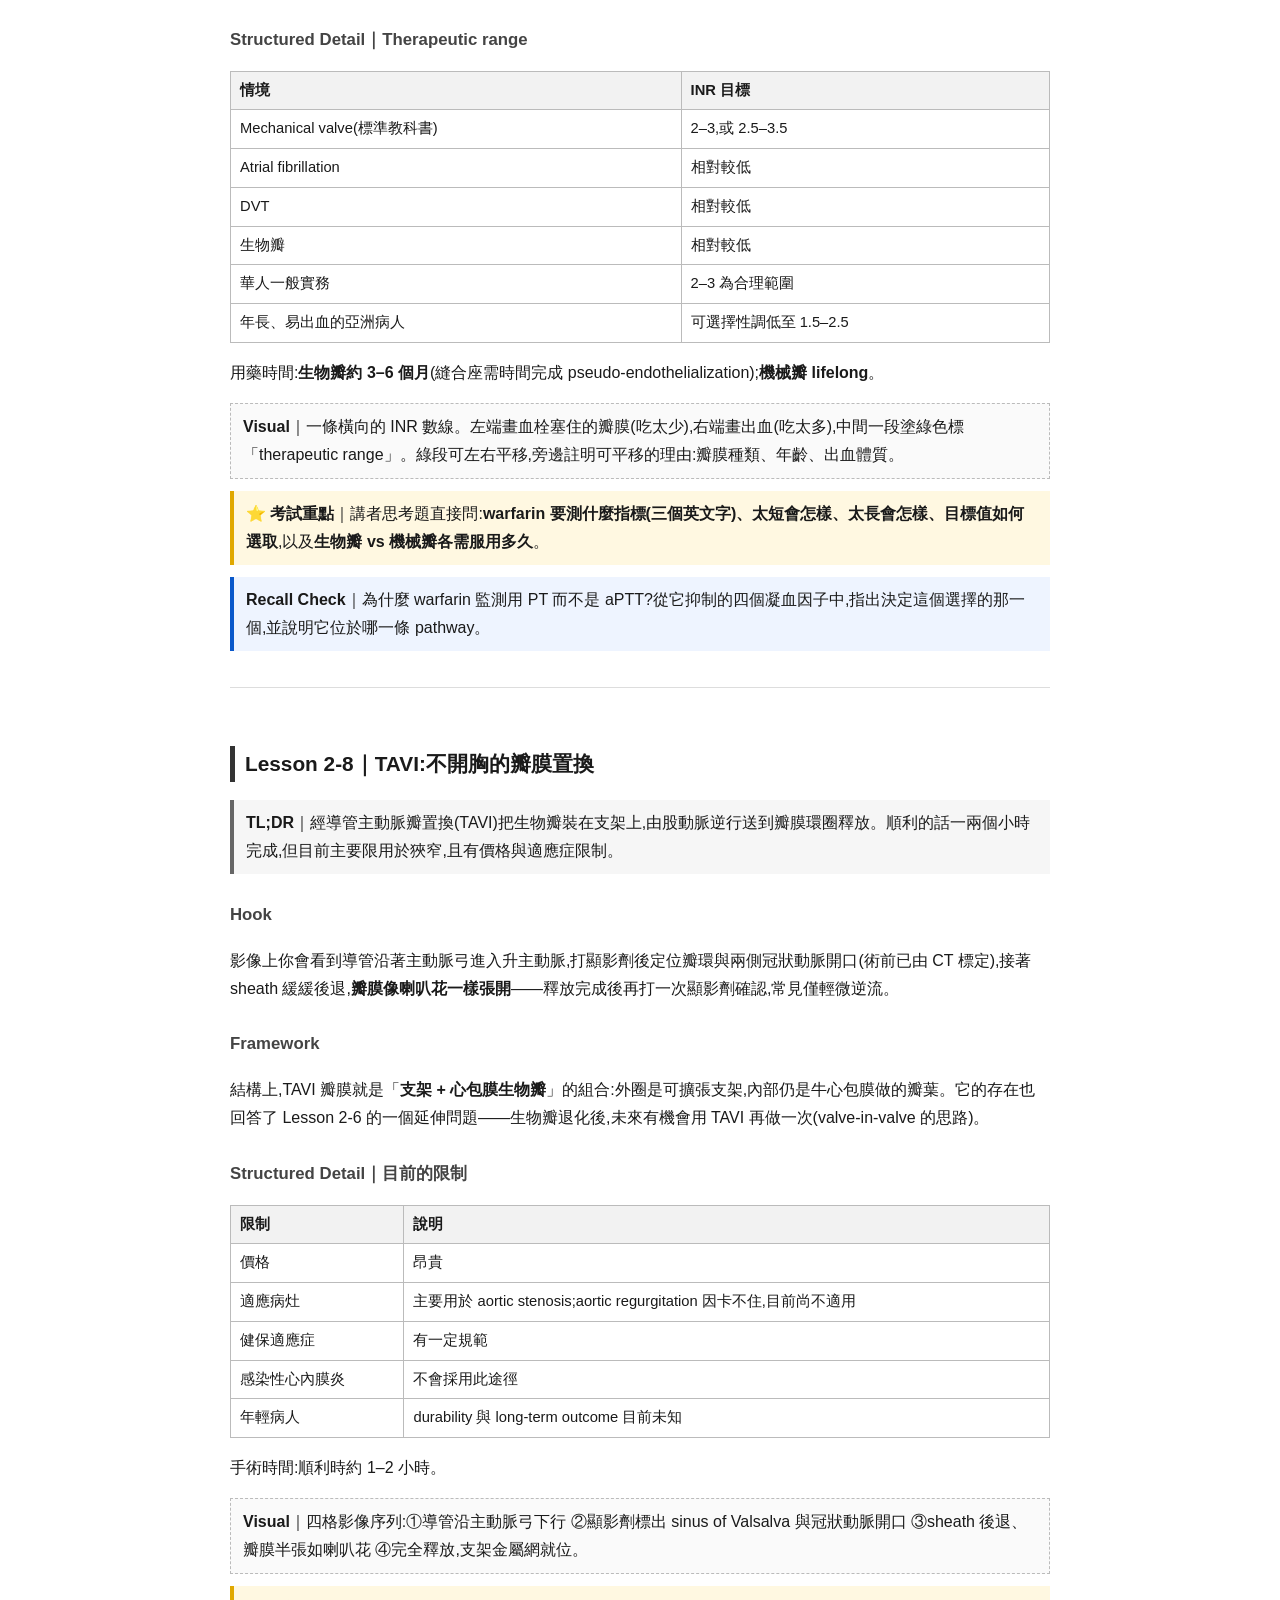
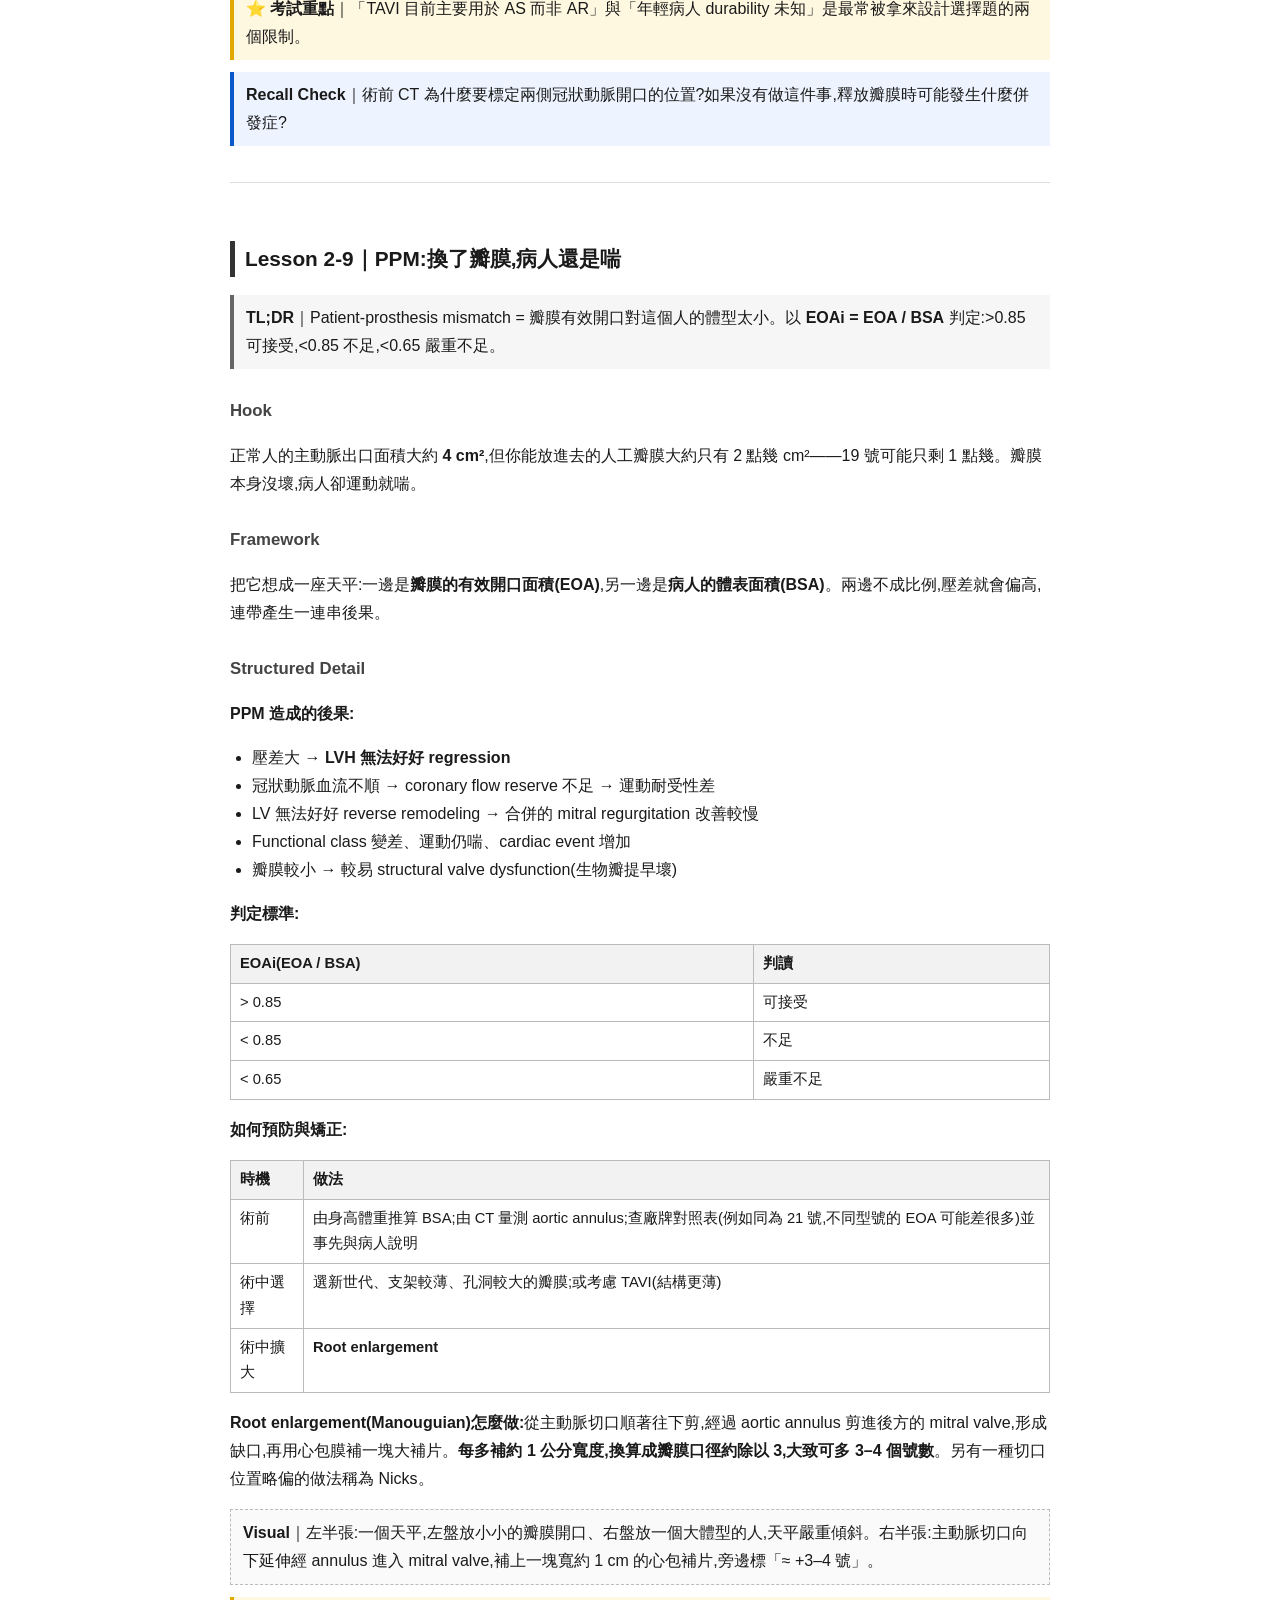
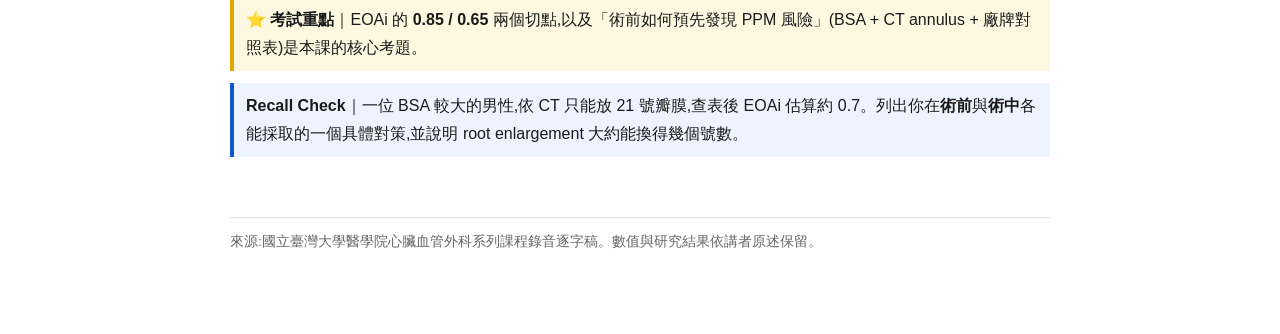
<file: m2.html>
<!DOCTYPE html>
<html lang="zh-Hant"><head><meta charset="utf-8">
<meta name="viewport" content="width=device-width,initial-scale=1">
<title>Module 2｜瓣膜疾病與主動脈瓣手術</title>
<link rel="stylesheet" href="style.css"></head><body>
<nav><a href="index.html">← 回目錄</a> ｜ <a href="m1.html">← 上一模組</a> ｜ <a href="m3.html">下一模組:冠狀動脈 →</a></nav>
<h1>Module 2｜瓣膜疾病與主動脈瓣手術</h1>
<p>從「瓣膜是什麼」一路走到「這個病人該換哪一顆瓣膜」。這是全課程中臨床決策密度最高的一段。</p>

<article id="2-1">
<h2>Lesson 2-1｜瓣膜就是單向閥:四種壞法</h2>
<p class="tldr"><b>TL;DR</b>｜瓣膜的唯一功能是讓液體或氣體單向通過。心臟以外,靜脈、淋巴管、迴盲瓣、食道下端、聲帶都在做同一件事。心臟瓣膜的失能可歸成四大病因。</p>

<h3>Hook</h3>
<p><b>2% 的人天生是雙葉主動脈瓣(bicuspid aortic valve)</b>,但他們未必會生病——只是因為開口較小、血流造成的退化較早,常在 40、50 歲就出問題,而不是一般退化性瓣膜的 70、80 歲。</p>

<h3>Framework</h3>
<p>把瓣膜理解成<b>調節單向流動的閥門</b>,身體多處都有:</p>
<ul>
<li><b>靜脈瓣</b>:多分布於下半身,人是直立動物,沒有它血液就積在下肢(靜脈曲張即瓣膜損壞)</li>
<li><b>淋巴管瓣膜</b>:引導淋巴回到 thoracic duct</li>
<li><b>Ileocecal valve</b>:防止大腸內容物與氣體逆流回小腸</li>
<li><b>食道胃交界</b>:實為括約肌,功能類似瓣膜</li>
<li><b>聲帶</b>:調節發聲,並防止食物進入氣道</li>
</ul>

<h3>Structured Detail｜瓣膜 dysfunction 的四大病因</h3>
<table>
<tr><th>類型</th><th>形態特徵</th><th>好發</th><th>常見結果</th></tr>
<tr><td>退化性(degenerative)</td><td>仍是三葉,但葉片全面增厚</td><td>老年人,70–80 歲以上</td><td>Aortic stenosis</td></tr>
<tr><td>先天雙葉瓣(bicuspid)</td><td>兩葉,交界處有 raphe</td><td>約 2% 人口;發病較早,40–50 歲</td><td>較早發生退化性狹窄</td></tr>
<tr><td>感染性心內膜炎</td><td>細菌把葉片吃穿,可見穿孔</td><td>任何年齡</td><td>急性逆流</td></tr>
<tr><td>自體免疫 / 發炎</td><td>葉片蓬鬆、退化、撐不住</td><td>—</td><td>Aortic regurgitation</td></tr>
</table>

<p class="visual"><b>Visual</b>｜一張 2×2 的瓣膜照片牆:左上厚實三葉(退化)、右上兩葉帶 raphe、左下有破洞(感染)、右下鬆垮下垂(自體免疫)。四張圖各拉一條箭頭指向下方兩個結局框:「Stenosis」與「Regurgitation」。</p>

<p class="exam"><b>⭐ 考試重點</b>｜「bicuspid aortic valve 佔約 2% 人口、多數不發病、但退化較早」是高頻考點;此外 bicuspid 與升主動脈病變同源,見 Module 4 的主動脈剝離危險因子。</p>

<p class="recall"><b>Recall Check</b>｜一位 46 歲男性因主動脈瓣狹窄轉診。以年齡推論,你最懷疑的病因是哪一種?你會在超音波上找什麼特徵來支持這個推論?</p>
</article>

<article id="2-2">
<h2>Lesson 2-2｜Stenosis vs Regurgitation:壓力超載 vs 容積超載</h2>
<p class="tldr"><b>TL;DR</b>｜同樣走向心衰竭,但路徑完全不同。狹窄 → pressure overload → LVH;逆流 → volume overload → LV 擴大。兩者的代償機轉不同,時間尺度也不同。</p>

<h3>Hook</h3>
<p>如果正常血壓是 120,而狹窄造成的壓差是 80,那麼<b>左心室內的壓力就是 200</b>。心臟不是被外力壓迫,而是被自己逼出來的高壓所傷。</p>

<h3>Framework</h3>
<p>退化的兩個結局,對應兩種超載:</p>
<ul>
<li><b>狹窄</b>:上游是左心室 → 必須用力 → 壓力差 → <b>Pressure overload</b> → 心肌肥厚(hypertrophy)→ 經過很長時間 → heart failure</li>
<li><b>逆流</b>:血液回流入左心室 → 容積過多 → <b>Volume overload</b> → LV chamber dilate(超音波上 LVEDD 變大)→ 透過 Frank-Starling law 仍能維持較佳 stroke volume → 代償終究失效 → heart failure</li>
</ul>
<p>講者特別強調:LVH 走到心衰竭究竟要多久<b>其實無法預測</b>——可能 20 年、30 年,也可能終其一生不發作。</p>

<h3>Structured Detail</h3>
<table>
<tr><th></th><th>Aortic Stenosis</th><th>Aortic Regurgitation</th></tr>
<tr><td>負荷型態</td><td>Pressure overload</td><td>Volume overload</td></tr>
<tr><td>心室變化</td><td>心肌肥厚(hypertrophy)</td><td>心室腔擴大,LVEDD ↑</td></tr>
<tr><td>代償機轉</td><td>增加室壁厚度以對抗高壓</td><td>Frank-Starling law 維持 stroke volume</td></tr>
<tr><td>最終結局</td><td>Heart failure</td><td>Heart failure</td></tr>
</table>

<p class="visual"><b>Visual</b>｜左右並排兩顆左心室剖面。左邊室壁畫得很厚、腔室很小,標「200 mmHg」;右邊室壁正常厚度但腔室明顯撐大,標「LVEDD ↑」。兩者最下方箭頭匯流到同一個框:Heart Failure。</p>

<p class="exam"><b>⭐ 考試重點</b>｜「AS = pressure overload = LVH」「AR = volume overload = LV dilatation + Frank-Starling 代償」是這一段的骨幹題。</p>

<p class="recall"><b>Recall Check</b>｜超音波報告顯示 LVEDD 明顯增大但室壁厚度正常。以本課架構判斷,這位病人的瓣膜問題比較可能是狹窄還是逆流?他目前是靠什麼機轉維持心輸出量?</p>
</article>

<article id="2-3">
<h2>Lesson 2-3｜AS 的三大症狀與它們的時鐘</h2>
<p class="tldr"><b>TL;DR</b>｜Aortic stenosis 的 cardinal symptoms 有固定順序:<b>chest pain → syncope → heart failure</b>。不治療的話,對應的「一半病人出事」時間分別是 5 年、3 年、2 年。</p>

<h3>Hook</h3>
<p>症狀一旦出現,時鐘就開始倒數:<b>chest pain 五年、syncope 三年、heart failure 兩年</b>——各有一半病人會出大事,可能是休克、垮掉,甚至死亡。</p>

<h3>Framework</h3>
<p>三大症狀不是隨機出現,而是同一個病生理的三個階段:</p>
<ol>
<li><b>Chest pain</b>:左心室壓力大 → 做工變多 → 需氧量增加 → 供需失衡。心電圖上會有變化。</li>
<li><b>Syncope</b>:誘因不固定——可能是感冒、疲勞,也可能只是晚餐後看電視或爬樓梯走路時發生。是心衰竭的前哨。</li>
<li><b>Heart failure</b>:最終結局。</li>
</ol>

<h3>Structured Detail｜Cardinal symptoms 與預後</h3>
<table>
<tr><th>症狀</th><th>機轉</th><th>不治療:一半病人出事的時間</th></tr>
<tr><td>Chest pain</td><td>LV 壓力高 → 心肌需氧量增加</td><td>5 年</td></tr>
<tr><td>Syncope</td><td>心輸出量在需求增加時不足</td><td>3 年</td></tr>
<tr><td>Heart failure</td><td>代償失效</td><td>2 年</td></tr>
</table>

<p class="visual"><b>Visual</b>｜一條由左至右的時間軸,三個節點依序標 Chest pain、Syncope、Heart failure。每個節點下方掛一個沙漏,沙漏上寫 5y、3y、2y,沙漏一個比一個小。</p>

<p class="exam"><b>⭐ 考試重點</b>｜「5 / 3 / 2 年」這組數字幾乎是外科教科書必考;順序不可顛倒。</p>

<p class="recall"><b>Recall Check</b>｜一位已知中度 AS 的病人,最近在家看電視時暈厥一次。依本課的時鐘,他目前落在哪一階段?你會建議「持續追蹤」還是「盡快尋求手術評估」?為什麼?</p>
</article>

<article id="2-4">
<h2>Lesson 2-4｜「喘」的順序,以及右心衰竭的臉</h2>
<p class="tldr"><b>TL;DR</b>｜瓣膜性心臟病的喘有固定進程:<b>DOE → PND → orthopnea</b>。壓力一路往後傳到肺、再到右心,最後表現成腳腫、腹水、胃口差、黃疸。</p>

<h3>Hook</h3>
<p>病人抱怨「腳腫、吃不下、皮膚變黃」時,消化科的鑑別診斷之外,別忘了這可能是<b>一顆瓣膜壞掉之後,壓力一路傳到右心的終點站</b>。</p>

<h3>Framework</h3>
<p>把它想成一條由前往後塞車的路線:</p>
<p><b>瓣膜逆流 → LV 舒張壓 ↑ → LA 壓 ↑ → 肺靜脈與肺微血管壓 ↑ → 喘 → 肺動脈高壓 → 右心 dilate → TR → RA 壓 ↑ → 全身靜脈鬱血</b></p>
<p>關鍵補充:<b>右心壁比左心薄</b>,對高壓的適應能力較差,所以一旦肺動脈高壓持續,右心很快就擴大。</p>

<h3>Structured Detail</h3>
<table>
<tr><th>階段</th><th>臨床表現</th></tr>
<tr><td>早期</td><td>Dyspnea on exertion(DOE):活動時喘</td></tr>
<tr><td>中期</td><td>Paroxysmal nocturnal dyspnea(PND):夜間睡覺喘醒</td></tr>
<tr><td>晚期</td><td>Orthopnea:端坐呼吸</td></tr>
<tr><td>Forward flow 不足</td><td>虛弱無力</td></tr>
<tr><td>LA 壓上升後</td><td>Arrhythmia、心悸(palpitation)</td></tr>
<tr><td>右心衰竭</td><td>下肢水腫、ascites、visceral congestion、胃口不好、黃疸</td></tr>
</table>

<p class="visual"><b>Visual</b>｜一條由左心室出發、往後逆行的箭頭鏈:LV → LA → 肺靜脈 → 肺微血管 → 肺動脈 → RV → RA → 全身靜脈。在肺微血管處掛「喘」的標籤,在最末端掛「腳腫 / 腹水 / 黃疸」。</p>

<p class="exam"><b>⭐ 考試重點</b>｜講者在課末思考題明確要求:<b>「喘」背後的生理原因</b>與<b>右心衰竭的症狀</b>各是什麼。這兩題請完整背下來。</p>

<p class="recall"><b>Recall Check</b>｜病人說他半年前只有爬樓梯會喘,最近改成「夜裡會被喘醒」。用本課的三階段架構說明疾病進展到哪裡,並解釋為什麼平躺會加重症狀。</p>
</article>

<article id="2-5">
<h2>Lesson 2-5｜AVR:一台手術的七個動作</h2>
<p class="tldr"><b>TL;DR</b>｜主動脈瓣置換的骨幹是:建立體外循環 → 阻斷主動脈 → 灌注心臟麻痺液 → 切開主動脈 → 切除瓣膜 → 環圈縫線置入新瓣膜 → 關閉切口、脫離體外循環。</p>

<h3>Hook</h3>
<p>手術檯上,主動脈被夾子阻斷之後,把主動脈切開的那一刻,主動脈瓣就直接呈現在術者眼前——講者示範的那一顆,是一個<b>真正的雙葉瓣(true bicuspid aortic valve)</b>。</p>

<h3>Framework</h3>
<p>整台手術的邏輯是:<b>先讓心臟安全停下來 → 在無血的視野裡換掉瓣膜 → 再把心臟接回循環</b>。</p>

<h3>Structured Detail｜步驟</h3>
<table>
<tr><th>#</th><th>動作</th><th>要點</th></tr>
<tr><td>1</td><td>建立體外循環</td><td>兩根靜脈導管、一根動脈導管</td></tr>
<tr><td>2</td><td>Aortic cross-clamp</td><td>夾子夾在主動脈上,阻斷血流</td></tr>
<tr><td>3</td><td>灌注 cardioplegia</td><td>使心臟停止跳動</td></tr>
<tr><td>4</td><td>切開主動脈</td><td>顯露主動脈瓣</td></tr>
<tr><td>5</td><td>切除病變瓣膜</td><td>—</td></tr>
<tr><td>6</td><td>環圈縫線</td><td>沿瓣膜環圈以帶 pledget 的 Ticron 線縫一圈,線頭留在外面</td></tr>
<tr><td>7</td><td>置入並固定新瓣膜</td><td>順著縫線把瓣膜滑到定位後打結;示範所用為牛心包生物瓣</td></tr>
<tr><td>8</td><td>關閉主動脈切口</td><td>逐步脫離體外循環,完成手術</td></tr>
</table>

<p class="visual"><b>Visual</b>｜六格連環圖:①夾住的主動脈與插管 ②切開後露出的雙葉瓣 ③空的瓣膜環圈 ④環圈一圈的 pledget 縫線(線頭朝上散開)⑤瓣膜順著線滑落定位 ⑥打結完成的生物瓣就位。</p>

<p class="exam"><b>⭐ 考試重點</b>｜pledget + Ticron 環圈縫合、以及「先縫線再滑入瓣膜」的順序,是見習時最常被問的操作邏輯。</p>

<p class="recall"><b>Recall Check</b>｜為什麼縫線要先整圈穿好、線頭留在心臟外面,而不是把瓣膜先放到定位再一針一針縫?從視野與精準度的角度說明。</p>
</article>

<article id="2-6">
<h2>Lesson 2-6｜生物瓣 vs 機械瓣:九個真實情境</h2>
<p class="tldr"><b>TL;DR</b>｜年齡是起點不是終點。65 歲是常用分水嶺,但鈣化代謝速度、懷孕計畫、抗凝血劑可近性、共病、生活型態,都可能推翻教科書答案——很多情況的正解是 <b>shared decision making</b>。</p>

<h3>Hook</h3>
<p>一位 40 歲印尼籍移工緊急需要換瓣膜,無法溝通、聯絡不到家屬。講者的選擇是生物瓣——理由不是年齡,而是<b>他日後可能回到不易取得 warfarin 與 INR 監測的環境</b>。</p>

<h3>Framework</h3>
<p>兩類材質的核心取捨:</p>
<ul>
<li><b>機械瓣</b>(現多為雙葉 bileaflet,titanium 外覆石墨/碳鍍層抗凝血):耐用,但<b>終身服用抗凝血劑</b></li>
<li><b>生物瓣</b>(豬瓣膜、牛心包膜):不需終身抗凝(約 3–6 個月),但<b>會退化</b>——現代抗鈣化技術下大約 15–20 年,且<b>沒有永遠不用再換的瓣膜</b></li>
</ul>
<p>影響生物瓣壽命的因素:抗鈣化技術世代、瓣膜口徑大小(孔洞大 → 壓差小 → shear force 小)、以及<b>病人體質</b>——年輕人、青少年、懷孕、洗腎病人鈣代謝旺盛,生物瓣壞得更快;hyperlipidemia、糖尿病也是負面因子。</p>

<h3>Structured Detail｜九個示範情境</h3>
<table>
<tr><th>#</th><th>情境</th><th>傾向</th><th>關鍵理由</th></tr>
<tr><td>1</td><td>76 歲女性,NYHA III,degenerative AS,LVEF 尚可</td><td>生物瓣</td><td>年齡 &gt;65</td></tr>
<tr><td>2</td><td>45 歲女性,已生育且不再生,rheumatic AR</td><td>機械瓣</td><td>教科書標準答案</td></tr>
<tr><td>3</td><td>43 歲男性,AI,EF 極差,5 年內預計心臟移植</td><td>生物瓣</td><td>預期存活/等待期有限,不必背終身抗凝</td></tr>
<tr><td>4</td><td>66 歲男性,AS + CAD 放過 DES,需 antiplatelet</td><td>生物瓣</td><td>避免抗凝 + 抗血小板雙重用藥</td></tr>
<tr><td>5</td><td>11 歲青少年,AR</td><td>機械瓣</td><td>鈣代謝旺盛,生物瓣極易早壞;需身形足以容納適當尺寸</td></tr>
<tr><td>6</td><td>22 歲女大生,IE 造成 AR,未來可能懷孕</td><td>兩者皆可</td><td>生物瓣約 30 歲就要再換;機械瓣孕期需停 warfarin 改皮下 heparin(畸胎、流產、產程出血風險)→ shared decision making</td></tr>
<tr><td>7</td><td>50 歲男性,B 肝肝硬化 Child B,AS</td><td>兩者皆可</td><td>年齡偏向機械瓣,但肝硬化使 warfarin 治療劑量變異大、INR 飄動;若肝病續發於右心衰竭則術後可能改善</td></tr>
<tr><td>8</td><td>40 歲印尼籍,急需 AVR,無進一步資訊</td><td>生物瓣</td><td>日後可能返國,難以持續 INR 監測</td></tr>
<tr><td>9</td><td>34 歲男性,bicuspid AV,熱愛登山攀岩</td><td>兩者皆可</td><td>墜落與出血風險高;生活品質考量 → shared decision making</td></tr>
</table>

<p class="visual"><b>Visual</b>｜一條天平。左盤放「機械瓣:耐用 / 終身 warfarin」,右盤放「生物瓣:免長期抗凝 / 15–20 年退化」。天平底座刻著會使指針偏移的砝碼:年齡、鈣代謝(青少年、懷孕、洗腎)、共病用藥、抗凝可近性、生活型態。</p>

<p class="exam"><b>⭐ 考試重點</b>｜「&gt;65 歲用生物瓣、&lt;65 歲用機械瓣」是基準答案,但情境題的得分關鍵在能否指出<b>推翻基準的那個因子</b>。另記:生物瓣抗凝約 3–6 個月(等待縫合座 pseudo-endothelialization),機械瓣 lifelong。</p>

<p class="recall"><b>Recall Check</b>｜情境 5(11 歲)與情境 6(22 歲女性)都很年輕,為什麼一個相對明確傾向機械瓣、另一個卻被歸類為需要 shared decision making?列出使兩者分歧的那一個變數。</p>
</article>

<article id="2-7">
<h2>Lesson 2-7｜Warfarin 與 INR:兩端都是懸崖</h2>
<p class="tldr"><b>TL;DR</b>｜Warfarin 是 vitamin K antagonist,影響 factor II、VII、IX、X,其中 VII 屬 extrinsic pathway → 所以監測 PT/INR。吃太多會出血,吃太少瓣膜會血栓,中間那段就是 therapeutic range。</p>

<h3>Hook</h3>
<p>換了機械瓣之後,目前<b>唯一被證實能有效預防瓣膜血栓的口服藥只有 warfarin</b>。Aspirin 只能當輔助,NOAC 目前尚未被證實足夠,力道不夠會有血栓風險。</p>

<h3>Framework</h3>
<p>作用機轉:warfarin 作用於<b>肝臟</b>,與 vitamin K 競爭,降低 coagulation factor II、VII、IX、X 的生成。</p>
<ul>
<li><b>Factor VII</b> → Extrinsic pathway 的關鍵 → 所以我們測 <b>PT</b></li>
<li>Factor IX → intrinsic 的一小部分,相對 minor</li>
<li>Factor X → common pathway 起點(新型 Factor Xa inhibitor 即作用於此)</li>
<li>Factor II(prothrombin)→ 位於下游</li>
</ul>
<p><b>為什麼要 INR 而不是 PT 秒數?</b> 同一份檢體,不同醫院因試劑、溫度、實驗室條件差異,可能一家測 12 秒、另一家 12.5 秒。International Normalized Ratio 就是用標準試劑校正後的倍數,讓不同機構的數字可以互相比較。</p>

<h3>Structured Detail｜Therapeutic range</h3>
<table>
<tr><th>情境</th><th>INR 目標</th></tr>
<tr><td>Mechanical valve(標準教科書)</td><td>2–3,或 2.5–3.5</td></tr>
<tr><td>Atrial fibrillation</td><td>相對較低</td></tr>
<tr><td>DVT</td><td>相對較低</td></tr>
<tr><td>生物瓣</td><td>相對較低</td></tr>
<tr><td>華人一般實務</td><td>2–3 為合理範圍</td></tr>
<tr><td>年長、易出血的亞洲病人</td><td>可選擇性調低至 1.5–2.5</td></tr>
</table>
<p>用藥時間:<b>生物瓣約 3–6 個月</b>(縫合座需時間完成 pseudo-endothelialization);<b>機械瓣 lifelong</b>。</p>

<p class="visual"><b>Visual</b>｜一條橫向的 INR 數線。左端畫血栓塞住的瓣膜(吃太少),右端畫出血(吃太多),中間一段塗綠色標「therapeutic range」。綠段可左右平移,旁邊註明可平移的理由:瓣膜種類、年齡、出血體質。</p>

<p class="exam"><b>⭐ 考試重點</b>｜講者思考題直接問:<b>warfarin 要測什麼指標(三個英文字)、太短會怎樣、太長會怎樣、目標值如何選取</b>,以及<b>生物瓣 vs 機械瓣各需服用多久</b>。</p>

<p class="recall"><b>Recall Check</b>｜為什麼 warfarin 監測用 PT 而不是 aPTT?從它抑制的四個凝血因子中,指出決定這個選擇的那一個,並說明它位於哪一條 pathway。</p>
</article>

<article id="2-8">
<h2>Lesson 2-8｜TAVI:不開胸的瓣膜置換</h2>
<p class="tldr"><b>TL;DR</b>｜經導管主動脈瓣置換(TAVI)把生物瓣裝在支架上,由股動脈逆行送到瓣膜環圈釋放。順利的話一兩個小時完成,但目前主要限用於狹窄,且有價格與適應症限制。</p>

<h3>Hook</h3>
<p>影像上你會看到導管沿著主動脈弓進入升主動脈,打顯影劑後定位瓣環與兩側冠狀動脈開口(術前已由 CT 標定),接著 sheath 緩緩後退,<b>瓣膜像喇叭花一樣張開</b>——釋放完成後再打一次顯影劑確認,常見僅輕微逆流。</p>

<h3>Framework</h3>
<p>結構上,TAVI 瓣膜就是「<b>支架 + 心包膜生物瓣</b>」的組合:外圈是可擴張支架,內部仍是牛心包膜做的瓣葉。它的存在也回答了 Lesson 2-6 的一個延伸問題——生物瓣退化後,未來有機會用 TAVI 再做一次(valve-in-valve 的思路)。</p>

<h3>Structured Detail｜目前的限制</h3>
<table>
<tr><th>限制</th><th>說明</th></tr>
<tr><td>價格</td><td>昂貴</td></tr>
<tr><td>適應病灶</td><td>主要用於 aortic stenosis;aortic regurgitation 因卡不住,目前尚不適用</td></tr>
<tr><td>健保適應症</td><td>有一定規範</td></tr>
<tr><td>感染性心內膜炎</td><td>不會採用此途徑</td></tr>
<tr><td>年輕病人</td><td>durability 與 long-term outcome 目前未知</td></tr>
</table>
<p>手術時間:順利時約 1–2 小時。</p>

<p class="visual"><b>Visual</b>｜四格影像序列:①導管沿主動脈弓下行 ②顯影劑標出 sinus of Valsalva 與冠狀動脈開口 ③sheath 後退、瓣膜半張如喇叭花 ④完全釋放,支架金屬網就位。</p>

<p class="exam"><b>⭐ 考試重點</b>｜「TAVI 目前主要用於 AS 而非 AR」與「年輕病人 durability 未知」是最常被拿來設計選擇題的兩個限制。</p>

<p class="recall"><b>Recall Check</b>｜術前 CT 為什麼要標定兩側冠狀動脈開口的位置?如果沒有做這件事,釋放瓣膜時可能發生什麼併發症?</p>
</article>

<article id="2-9">
<h2>Lesson 2-9｜PPM:換了瓣膜,病人還是喘</h2>
<p class="tldr"><b>TL;DR</b>｜Patient-prosthesis mismatch = 瓣膜有效開口對這個人的體型太小。以 <b>EOAi = EOA / BSA</b> 判定:&gt;0.85 可接受,&lt;0.85 不足,&lt;0.65 嚴重不足。</p>

<h3>Hook</h3>
<p>正常人的主動脈出口面積大約 <b>4 cm²</b>,但你能放進去的人工瓣膜大約只有 2 點幾 cm²——19 號可能只剩 1 點幾。瓣膜本身沒壞,病人卻運動就喘。</p>

<h3>Framework</h3>
<p>把它想成一座天平:一邊是<b>瓣膜的有效開口面積(EOA)</b>,另一邊是<b>病人的體表面積(BSA)</b>。兩邊不成比例,壓差就會偏高,連帶產生一連串後果。</p>

<h3>Structured Detail</h3>
<p><b>PPM 造成的後果:</b></p>
<ul>
<li>壓差大 → <b>LVH 無法好好 regression</b></li>
<li>冠狀動脈血流不順 → coronary flow reserve 不足 → 運動耐受性差</li>
<li>LV 無法好好 reverse remodeling → 合併的 mitral regurgitation 改善較慢</li>
<li>Functional class 變差、運動仍喘、cardiac event 增加</li>
<li>瓣膜較小 → 較易 structural valve dysfunction(生物瓣提早壞)</li>
</ul>
<p><b>判定標準:</b></p>
<table>
<tr><th>EOAi(EOA / BSA)</th><th>判讀</th></tr>
<tr><td>&gt; 0.85</td><td>可接受</td></tr>
<tr><td>&lt; 0.85</td><td>不足</td></tr>
<tr><td>&lt; 0.65</td><td>嚴重不足</td></tr>
</table>
<p><b>如何預防與矯正:</b></p>
<table>
<tr><th>時機</th><th>做法</th></tr>
<tr><td>術前</td><td>由身高體重推算 BSA;由 CT 量測 aortic annulus;查廠牌對照表(例如同為 21 號,不同型號的 EOA 可能差很多)並事先與病人說明</td></tr>
<tr><td>術中選擇</td><td>選新世代、支架較薄、孔洞較大的瓣膜;或考慮 TAVI(結構更薄)</td></tr>
<tr><td>術中擴大</td><td><b>Root enlargement</b></td></tr>
</table>
<p><b>Root enlargement(Manouguian)怎麼做:</b>從主動脈切口順著往下剪,經過 aortic annulus 剪進後方的 mitral valve,形成缺口,再用心包膜補一塊大補片。<b>每多補約 1 公分寬度,換算成瓣膜口徑約除以 3,大致可多 3–4 個號數</b>。另有一種切口位置略偏的做法稱為 Nicks。</p>

<p class="visual"><b>Visual</b>｜左半張:一個天平,左盤放小小的瓣膜開口、右盤放一個大體型的人,天平嚴重傾斜。右半張:主動脈切口向下延伸經 annulus 進入 mitral valve,補上一塊寬約 1 cm 的心包補片,旁邊標「≈ +3–4 號」。</p>

<p class="exam"><b>⭐ 考試重點</b>｜EOAi 的 <b>0.85 / 0.65</b> 兩個切點,以及「術前如何預先發現 PPM 風險」(BSA + CT annulus + 廠牌對照表)是本課的核心考題。</p>

<p class="recall"><b>Recall Check</b>｜一位 BSA 較大的男性,依 CT 只能放 21 號瓣膜,查表後 EOAi 估算約 0.7。列出你在<b>術前</b>與<b>術中</b>各能採取的一個具體對策,並說明 root enlargement 大約能換得幾個號數。</p>
</article>

<footer>來源:國立臺灣大學醫學院心臟血管外科系列課程錄音逐字稿。數值與研究結果依講者原述保留。</footer>
</body></html>
</file>
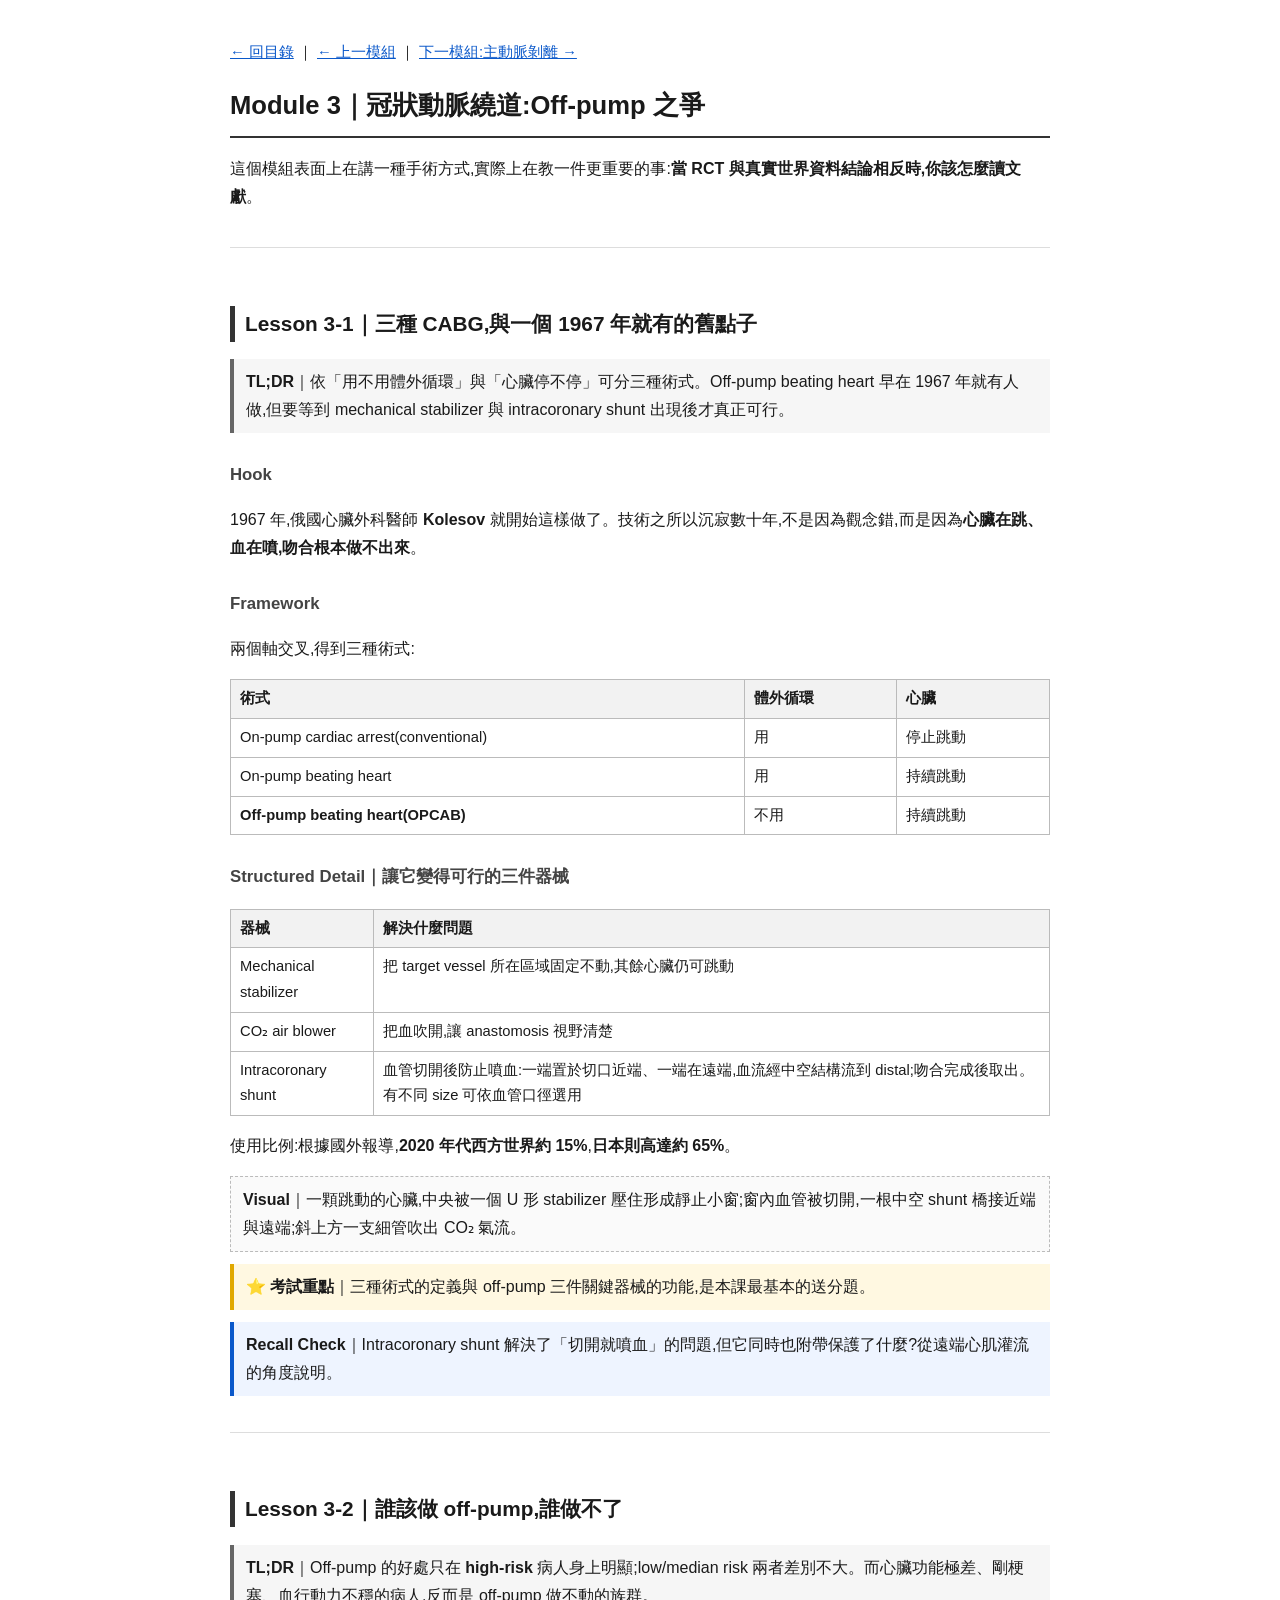
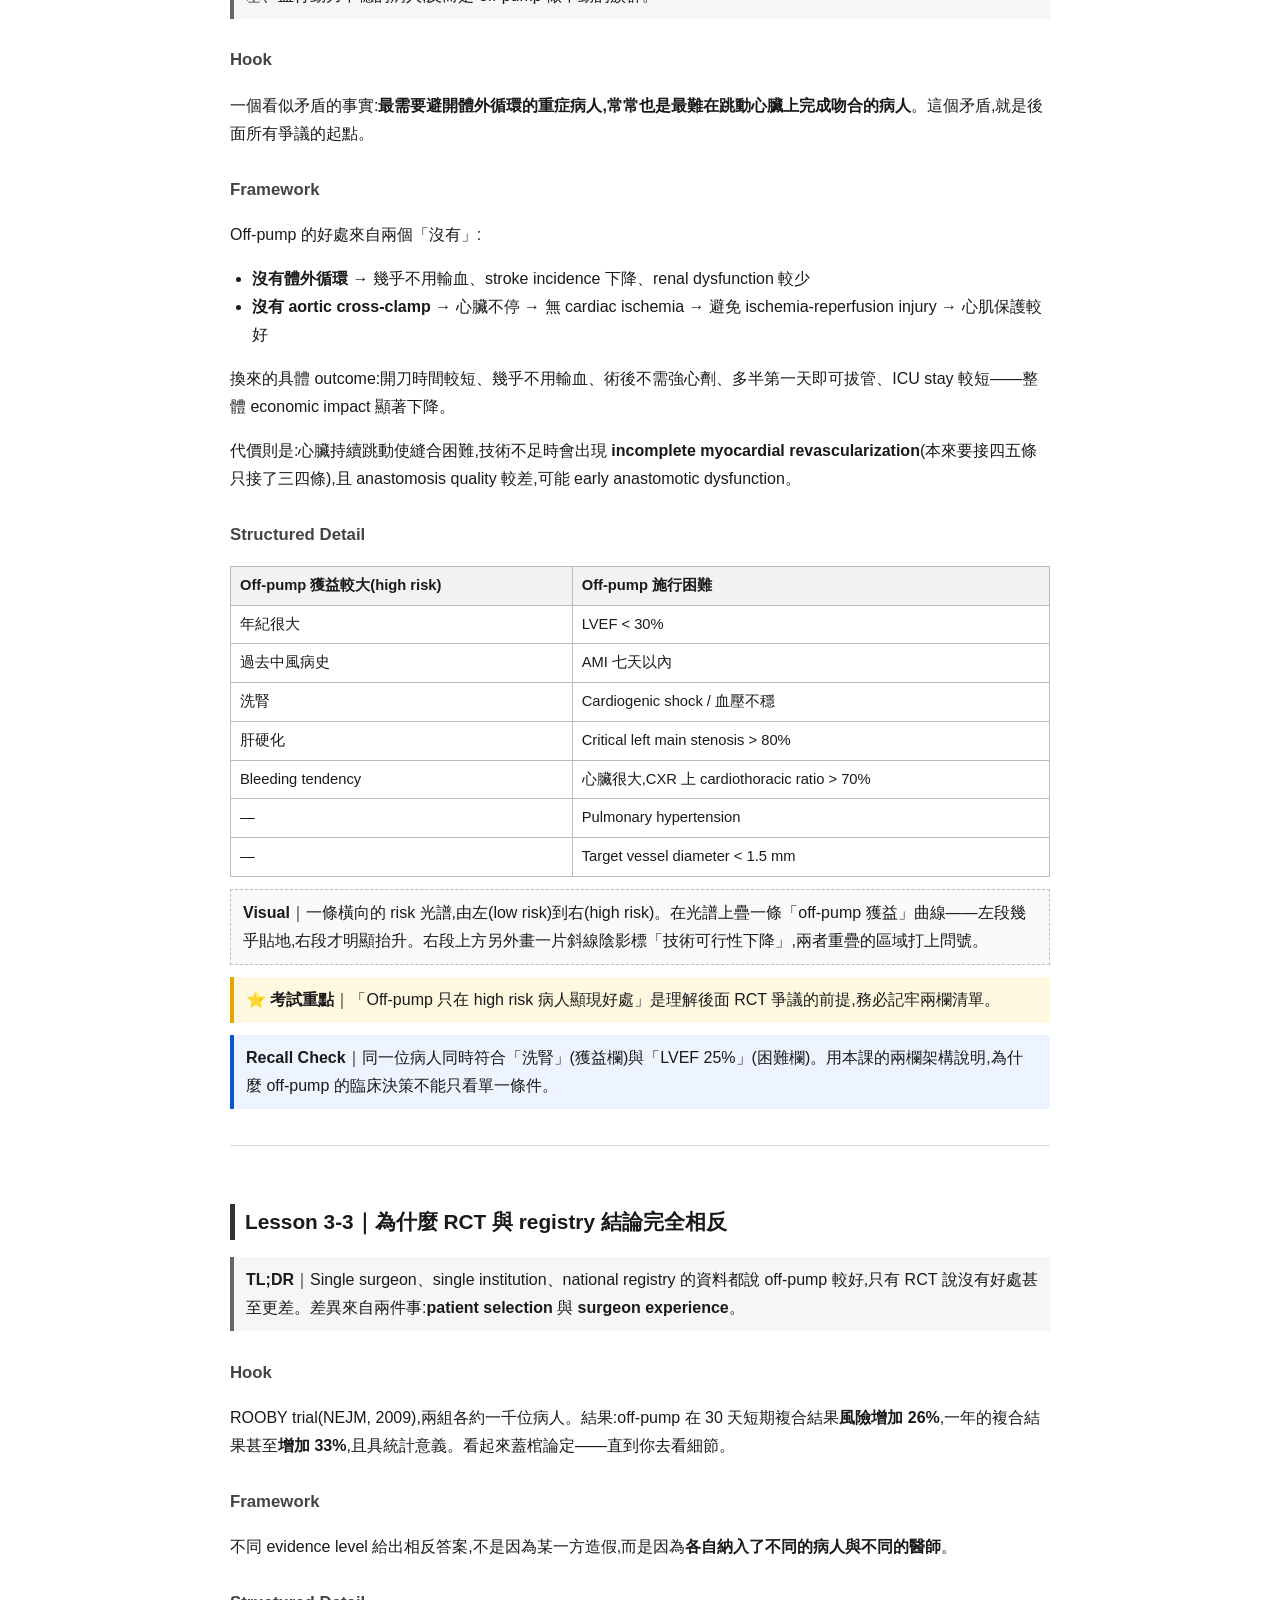
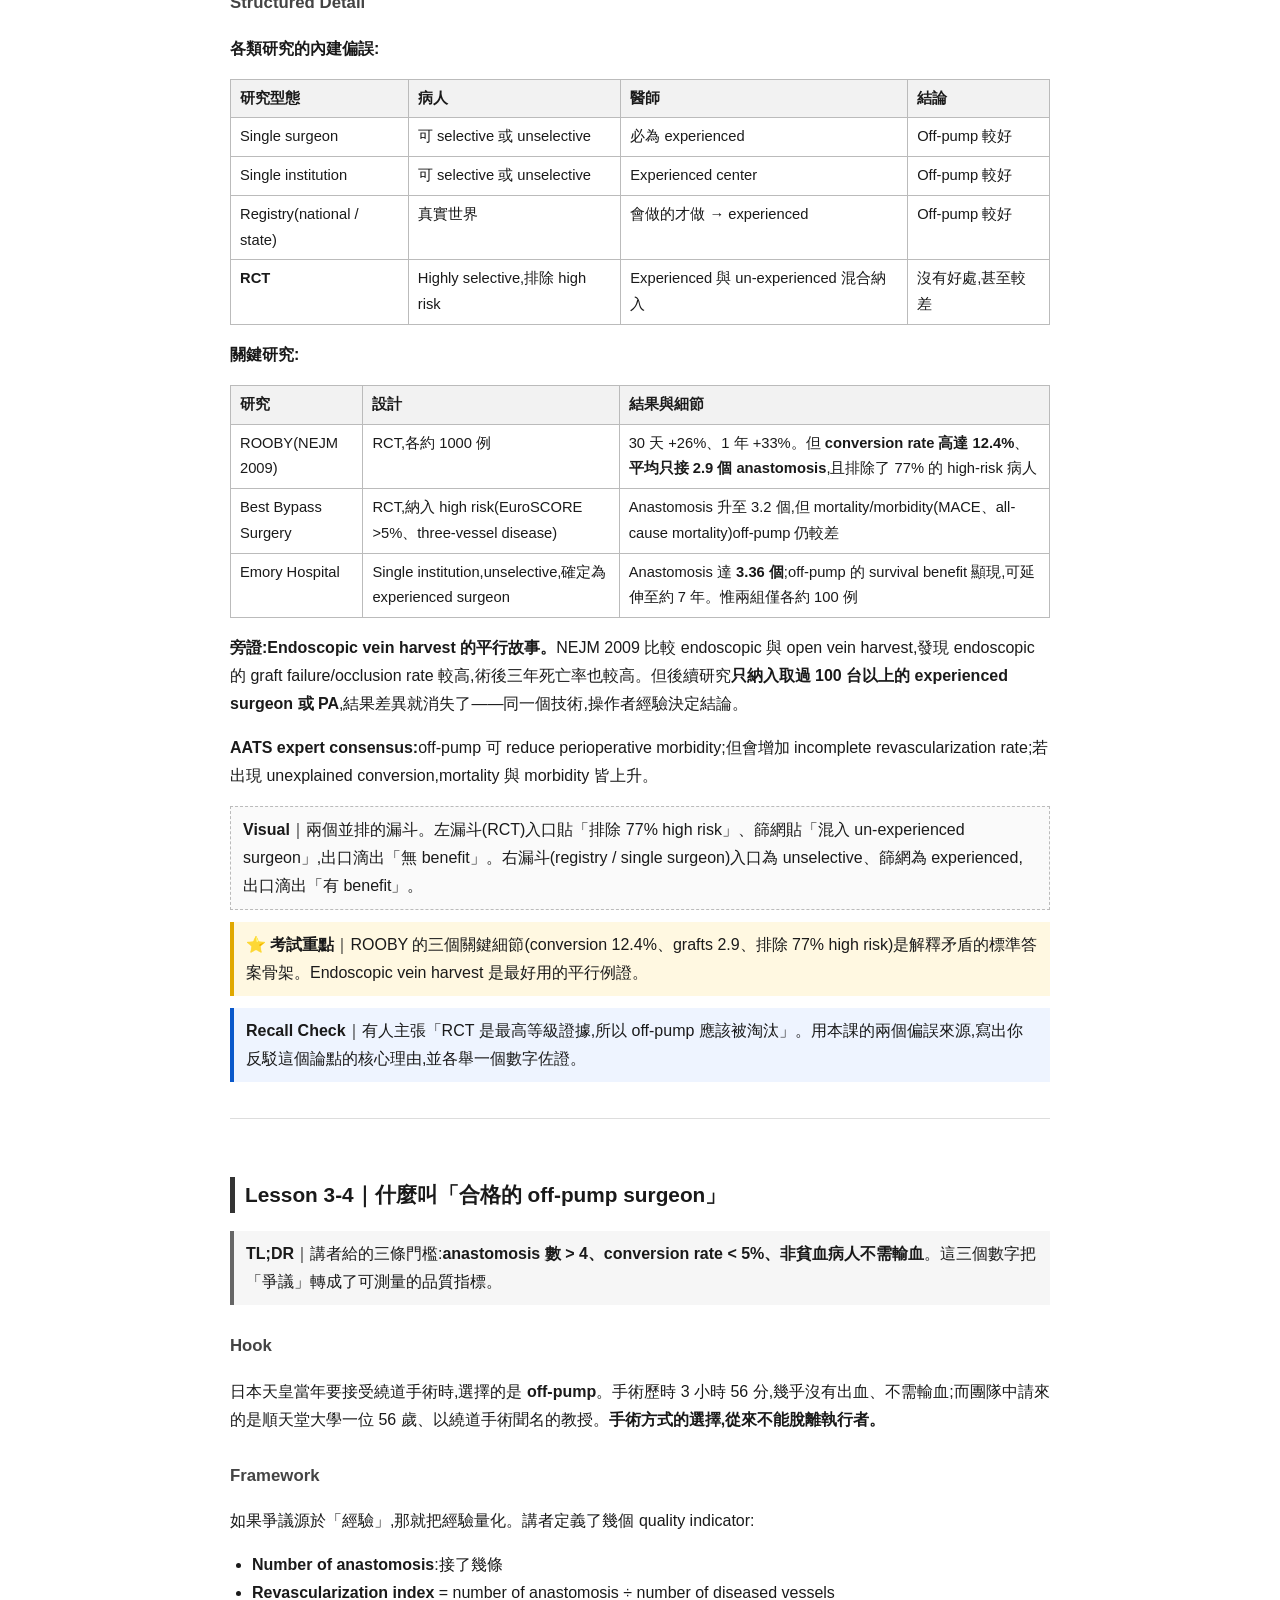
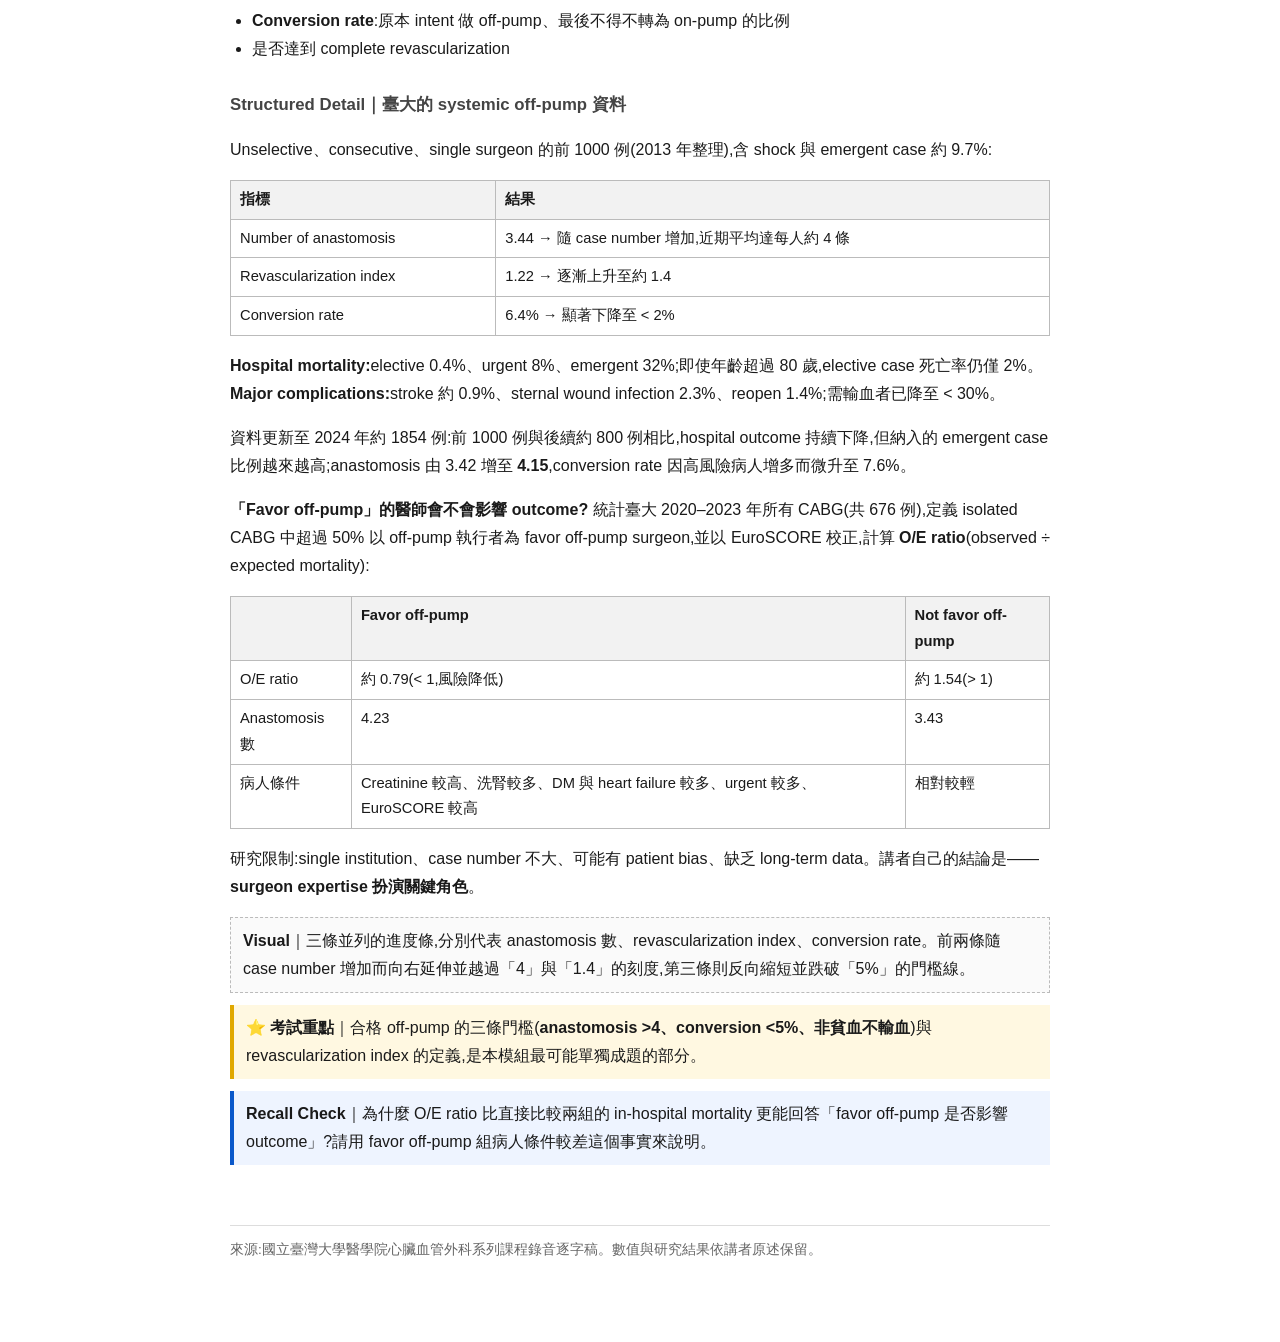
<file: m3.html>
<!DOCTYPE html>
<html lang="zh-Hant"><head><meta charset="utf-8">
<meta name="viewport" content="width=device-width,initial-scale=1">
<title>Module 3｜冠狀動脈繞道:Off-pump 之爭</title>
<link rel="stylesheet" href="style.css"></head><body>
<nav><a href="index.html">← 回目錄</a> ｜ <a href="m2.html">← 上一模組</a> ｜ <a href="m4.html">下一模組:主動脈剝離 →</a></nav>
<h1>Module 3｜冠狀動脈繞道:Off-pump 之爭</h1>
<p>這個模組表面上在講一種手術方式,實際上在教一件更重要的事:<b>當 RCT 與真實世界資料結論相反時,你該怎麼讀文獻</b>。</p>

<article id="3-1">
<h2>Lesson 3-1｜三種 CABG,與一個 1967 年就有的舊點子</h2>
<p class="tldr"><b>TL;DR</b>｜依「用不用體外循環」與「心臟停不停」可分三種術式。Off-pump beating heart 早在 1967 年就有人做,但要等到 mechanical stabilizer 與 intracoronary shunt 出現後才真正可行。</p>

<h3>Hook</h3>
<p>1967 年,俄國心臟外科醫師 <b>Kolesov</b> 就開始這樣做了。技術之所以沉寂數十年,不是因為觀念錯,而是因為<b>心臟在跳、血在噴,吻合根本做不出來</b>。</p>

<h3>Framework</h3>
<p>兩個軸交叉,得到三種術式:</p>
<table>
<tr><th>術式</th><th>體外循環</th><th>心臟</th></tr>
<tr><td>On-pump cardiac arrest(conventional)</td><td>用</td><td>停止跳動</td></tr>
<tr><td>On-pump beating heart</td><td>用</td><td>持續跳動</td></tr>
<tr><td><b>Off-pump beating heart(OPCAB)</b></td><td>不用</td><td>持續跳動</td></tr>
</table>

<h3>Structured Detail｜讓它變得可行的三件器械</h3>
<table>
<tr><th>器械</th><th>解決什麼問題</th></tr>
<tr><td>Mechanical stabilizer</td><td>把 target vessel 所在區域固定不動,其餘心臟仍可跳動</td></tr>
<tr><td>CO₂ air blower</td><td>把血吹開,讓 anastomosis 視野清楚</td></tr>
<tr><td>Intracoronary shunt</td><td>血管切開後防止噴血:一端置於切口近端、一端在遠端,血流經中空結構流到 distal;吻合完成後取出。有不同 size 可依血管口徑選用</td></tr>
</table>
<p>使用比例:根據國外報導,<b>2020 年代西方世界約 15%</b>,<b>日本則高達約 65%</b>。</p>

<p class="visual"><b>Visual</b>｜一顆跳動的心臟,中央被一個 U 形 stabilizer 壓住形成靜止小窗;窗內血管被切開,一根中空 shunt 橋接近端與遠端;斜上方一支細管吹出 CO₂ 氣流。</p>

<p class="exam"><b>⭐ 考試重點</b>｜三種術式的定義與 off-pump 三件關鍵器械的功能,是本課最基本的送分題。</p>

<p class="recall"><b>Recall Check</b>｜Intracoronary shunt 解決了「切開就噴血」的問題,但它同時也附帶保護了什麼?從遠端心肌灌流的角度說明。</p>
</article>

<article id="3-2">
<h2>Lesson 3-2｜誰該做 off-pump,誰做不了</h2>
<p class="tldr"><b>TL;DR</b>｜Off-pump 的好處只在 <b>high-risk</b> 病人身上明顯;low/median risk 兩者差別不大。而心臟功能極差、剛梗塞、血行動力不穩的病人,反而是 off-pump 做不動的族群。</p>

<h3>Hook</h3>
<p>一個看似矛盾的事實:<b>最需要避開體外循環的重症病人,常常也是最難在跳動心臟上完成吻合的病人</b>。這個矛盾,就是後面所有爭議的起點。</p>

<h3>Framework</h3>
<p>Off-pump 的好處來自兩個「沒有」:</p>
<ul>
<li><b>沒有體外循環</b> → 幾乎不用輸血、stroke incidence 下降、renal dysfunction 較少</li>
<li><b>沒有 aortic cross-clamp</b> → 心臟不停 → 無 cardiac ischemia → 避免 ischemia-reperfusion injury → 心肌保護較好</li>
</ul>
<p>換來的具體 outcome:開刀時間較短、幾乎不用輸血、術後不需強心劑、多半第一天即可拔管、ICU stay 較短——整體 economic impact 顯著下降。</p>
<p>代價則是:心臟持續跳動使縫合困難,技術不足時會出現 <b>incomplete myocardial revascularization</b>(本來要接四五條只接了三四條),且 anastomosis quality 較差,可能 early anastomotic dysfunction。</p>

<h3>Structured Detail</h3>
<table>
<tr><th>Off-pump 獲益較大(high risk)</th><th>Off-pump 施行困難</th></tr>
<tr><td>年紀很大</td><td>LVEF &lt; 30%</td></tr>
<tr><td>過去中風病史</td><td>AMI 七天以內</td></tr>
<tr><td>洗腎</td><td>Cardiogenic shock / 血壓不穩</td></tr>
<tr><td>肝硬化</td><td>Critical left main stenosis &gt; 80%</td></tr>
<tr><td>Bleeding tendency</td><td>心臟很大,CXR 上 cardiothoracic ratio &gt; 70%</td></tr>
<tr><td>—</td><td>Pulmonary hypertension</td></tr>
<tr><td>—</td><td>Target vessel diameter &lt; 1.5 mm</td></tr>
</table>

<p class="visual"><b>Visual</b>｜一條橫向的 risk 光譜,由左(low risk)到右(high risk)。在光譜上疊一條「off-pump 獲益」曲線——左段幾乎貼地,右段才明顯抬升。右段上方另外畫一片斜線陰影標「技術可行性下降」,兩者重疊的區域打上問號。</p>

<p class="exam"><b>⭐ 考試重點</b>｜「Off-pump 只在 high risk 病人顯現好處」是理解後面 RCT 爭議的前提,務必記牢兩欄清單。</p>

<p class="recall"><b>Recall Check</b>｜同一位病人同時符合「洗腎」(獲益欄)與「LVEF 25%」(困難欄)。用本課的兩欄架構說明,為什麼 off-pump 的臨床決策不能只看單一條件。</p>
</article>

<article id="3-3">
<h2>Lesson 3-3｜為什麼 RCT 與 registry 結論完全相反</h2>
<p class="tldr"><b>TL;DR</b>｜Single surgeon、single institution、national registry 的資料都說 off-pump 較好,只有 RCT 說沒有好處甚至更差。差異來自兩件事:<b>patient selection</b> 與 <b>surgeon experience</b>。</p>

<h3>Hook</h3>
<p>ROOBY trial(NEJM, 2009),兩組各約一千位病人。結果:off-pump 在 30 天短期複合結果<b>風險增加 26%</b>,一年的複合結果甚至<b>增加 33%</b>,且具統計意義。看起來蓋棺論定——直到你去看細節。</p>

<h3>Framework</h3>
<p>不同 evidence level 給出相反答案,不是因為某一方造假,而是因為<b>各自納入了不同的病人與不同的醫師</b>。</p>

<h3>Structured Detail</h3>
<p><b>各類研究的內建偏誤:</b></p>
<table>
<tr><th>研究型態</th><th>病人</th><th>醫師</th><th>結論</th></tr>
<tr><td>Single surgeon</td><td>可 selective 或 unselective</td><td>必為 experienced</td><td>Off-pump 較好</td></tr>
<tr><td>Single institution</td><td>可 selective 或 unselective</td><td>Experienced center</td><td>Off-pump 較好</td></tr>
<tr><td>Registry(national / state)</td><td>真實世界</td><td>會做的才做 → experienced</td><td>Off-pump 較好</td></tr>
<tr><td><b>RCT</b></td><td>Highly selective,排除 high risk</td><td>Experienced 與 un-experienced 混合納入</td><td>沒有好處,甚至較差</td></tr>
</table>

<p><b>關鍵研究:</b></p>
<table>
<tr><th>研究</th><th>設計</th><th>結果與細節</th></tr>
<tr><td>ROOBY(NEJM 2009)</td><td>RCT,各約 1000 例</td><td>30 天 +26%、1 年 +33%。但 <b>conversion rate 高達 12.4%</b>、<b>平均只接 2.9 個 anastomosis</b>,且排除了 77% 的 high-risk 病人</td></tr>
<tr><td>Best Bypass Surgery</td><td>RCT,納入 high risk(EuroSCORE &gt;5%、three-vessel disease)</td><td>Anastomosis 升至 3.2 個,但 mortality/morbidity(MACE、all-cause mortality)off-pump 仍較差</td></tr>
<tr><td>Emory Hospital</td><td>Single institution,unselective,確定為 experienced surgeon</td><td>Anastomosis 達 <b>3.36 個</b>;off-pump 的 survival benefit 顯現,可延伸至約 7 年。惟兩組僅各約 100 例</td></tr>
</table>

<p><b>旁證:Endoscopic vein harvest 的平行故事。</b>NEJM 2009 比較 endoscopic 與 open vein harvest,發現 endoscopic 的 graft failure/occlusion rate 較高,術後三年死亡率也較高。但後續研究<b>只納入取過 100 台以上的 experienced surgeon 或 PA</b>,結果差異就消失了——同一個技術,操作者經驗決定結論。</p>

<p><b>AATS expert consensus:</b>off-pump 可 reduce perioperative morbidity;但會增加 incomplete revascularization rate;若出現 unexplained conversion,mortality 與 morbidity 皆上升。</p>

<p class="visual"><b>Visual</b>｜兩個並排的漏斗。左漏斗(RCT)入口貼「排除 77% high risk」、篩網貼「混入 un-experienced surgeon」,出口滴出「無 benefit」。右漏斗(registry / single surgeon)入口為 unselective、篩網為 experienced,出口滴出「有 benefit」。</p>

<p class="exam"><b>⭐ 考試重點</b>｜ROOBY 的三個關鍵細節(conversion 12.4%、grafts 2.9、排除 77% high risk)是解釋矛盾的標準答案骨架。Endoscopic vein harvest 是最好用的平行例證。</p>

<p class="recall"><b>Recall Check</b>｜有人主張「RCT 是最高等級證據,所以 off-pump 應該被淘汰」。用本課的兩個偏誤來源,寫出你反駁這個論點的核心理由,並各舉一個數字佐證。</p>
</article>

<article id="3-4">
<h2>Lesson 3-4｜什麼叫「合格的 off-pump surgeon」</h2>
<p class="tldr"><b>TL;DR</b>｜講者給的三條門檻:<b>anastomosis 數 &gt; 4、conversion rate &lt; 5%、非貧血病人不需輸血</b>。這三個數字把「爭議」轉成了可測量的品質指標。</p>

<h3>Hook</h3>
<p>日本天皇當年要接受繞道手術時,選擇的是 <b>off-pump</b>。手術歷時 3 小時 56 分,幾乎沒有出血、不需輸血;而團隊中請來的是順天堂大學一位 56 歲、以繞道手術聞名的教授。<b>手術方式的選擇,從來不能脫離執行者。</b></p>

<h3>Framework</h3>
<p>如果爭議源於「經驗」,那就把經驗量化。講者定義了幾個 quality indicator:</p>
<ul>
<li><b>Number of anastomosis</b>:接了幾條</li>
<li><b>Revascularization index</b> = number of anastomosis ÷ number of diseased vessels</li>
<li><b>Conversion rate</b>:原本 intent 做 off-pump、最後不得不轉為 on-pump 的比例</li>
<li>是否達到 complete revascularization</li>
</ul>

<h3>Structured Detail｜臺大的 systemic off-pump 資料</h3>
<p>Unselective、consecutive、single surgeon 的前 1000 例(2013 年整理),含 shock 與 emergent case 約 9.7%:</p>
<table>
<tr><th>指標</th><th>結果</th></tr>
<tr><td>Number of anastomosis</td><td>3.44 → 隨 case number 增加,近期平均達每人約 4 條</td></tr>
<tr><td>Revascularization index</td><td>1.22 → 逐漸上升至約 1.4</td></tr>
<tr><td>Conversion rate</td><td>6.4% → 顯著下降至 &lt; 2%</td></tr>
</table>
<p><b>Hospital mortality:</b>elective 0.4%、urgent 8%、emergent 32%;即使年齡超過 80 歲,elective case 死亡率仍僅 2%。<br>
<b>Major complications:</b>stroke 約 0.9%、sternal wound infection 2.3%、reopen 1.4%;需輸血者已降至 &lt; 30%。</p>
<p>資料更新至 2024 年約 1854 例:前 1000 例與後續約 800 例相比,hospital outcome 持續下降,但納入的 emergent case 比例越來越高;anastomosis 由 3.42 增至 <b>4.15</b>,conversion rate 因高風險病人增多而微升至 7.6%。</p>
<p><b>「Favor off-pump」的醫師會不會影響 outcome?</b> 統計臺大 2020–2023 年所有 CABG(共 676 例),定義 isolated CABG 中超過 50% 以 off-pump 執行者為 favor off-pump surgeon,並以 EuroSCORE 校正,計算 <b>O/E ratio</b>(observed ÷ expected mortality):</p>
<table>
<tr><th></th><th>Favor off-pump</th><th>Not favor off-pump</th></tr>
<tr><td>O/E ratio</td><td>約 0.79(&lt; 1,風險降低)</td><td>約 1.54(&gt; 1)</td></tr>
<tr><td>Anastomosis 數</td><td>4.23</td><td>3.43</td></tr>
<tr><td>病人條件</td><td>Creatinine 較高、洗腎較多、DM 與 heart failure 較多、urgent 較多、EuroSCORE 較高</td><td>相對較輕</td></tr>
</table>
<p>研究限制:single institution、case number 不大、可能有 patient bias、缺乏 long-term data。講者自己的結論是——<b>surgeon expertise 扮演關鍵角色</b>。</p>

<p class="visual"><b>Visual</b>｜三條並列的進度條,分別代表 anastomosis 數、revascularization index、conversion rate。前兩條隨 case number 增加而向右延伸並越過「4」與「1.4」的刻度,第三條則反向縮短並跌破「5%」的門檻線。</p>

<p class="exam"><b>⭐ 考試重點</b>｜合格 off-pump 的三條門檻(<b>anastomosis &gt;4、conversion &lt;5%、非貧血不輸血</b>)與 revascularization index 的定義,是本模組最可能單獨成題的部分。</p>

<p class="recall"><b>Recall Check</b>｜為什麼 O/E ratio 比直接比較兩組的 in-hospital mortality 更能回答「favor off-pump 是否影響 outcome」?請用 favor off-pump 組病人條件較差這個事實來說明。</p>
</article>

<footer>來源:國立臺灣大學醫學院心臟血管外科系列課程錄音逐字稿。數值與研究結果依講者原述保留。</footer>
</body></html>
</file>
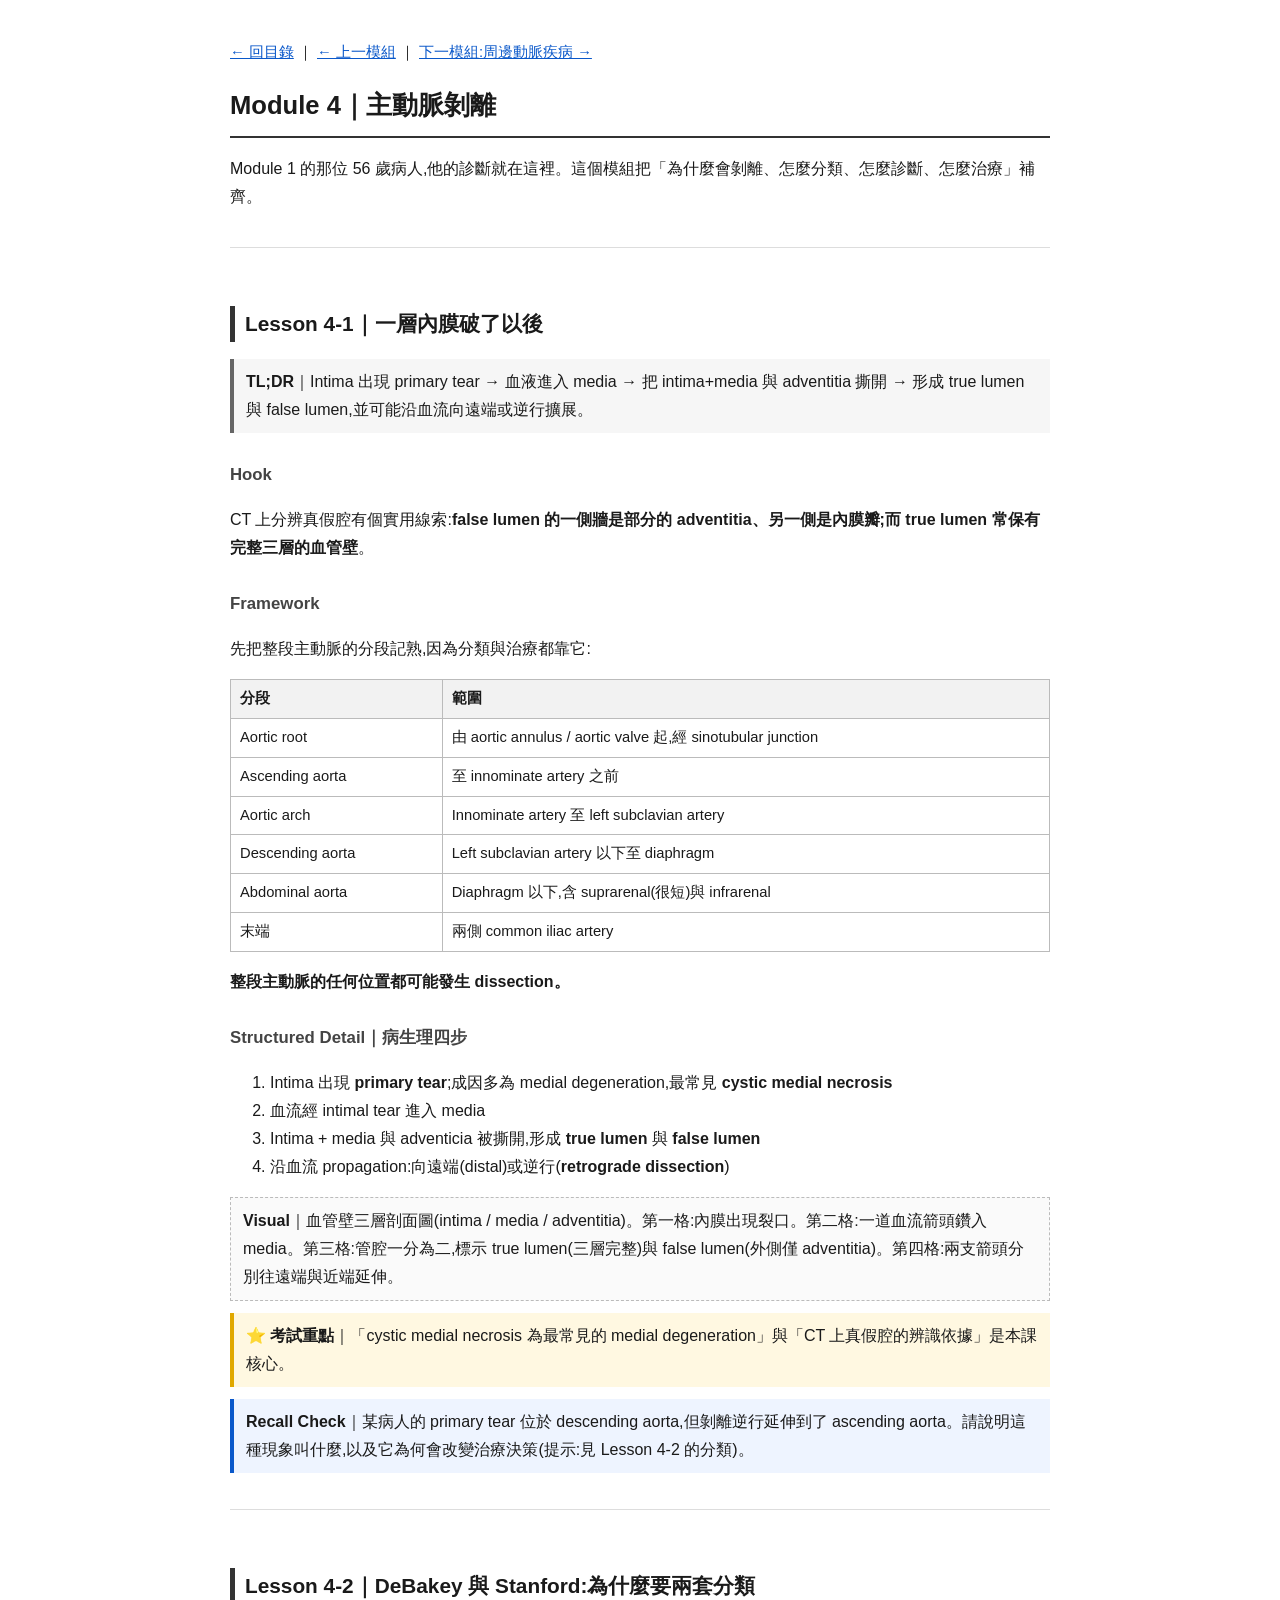
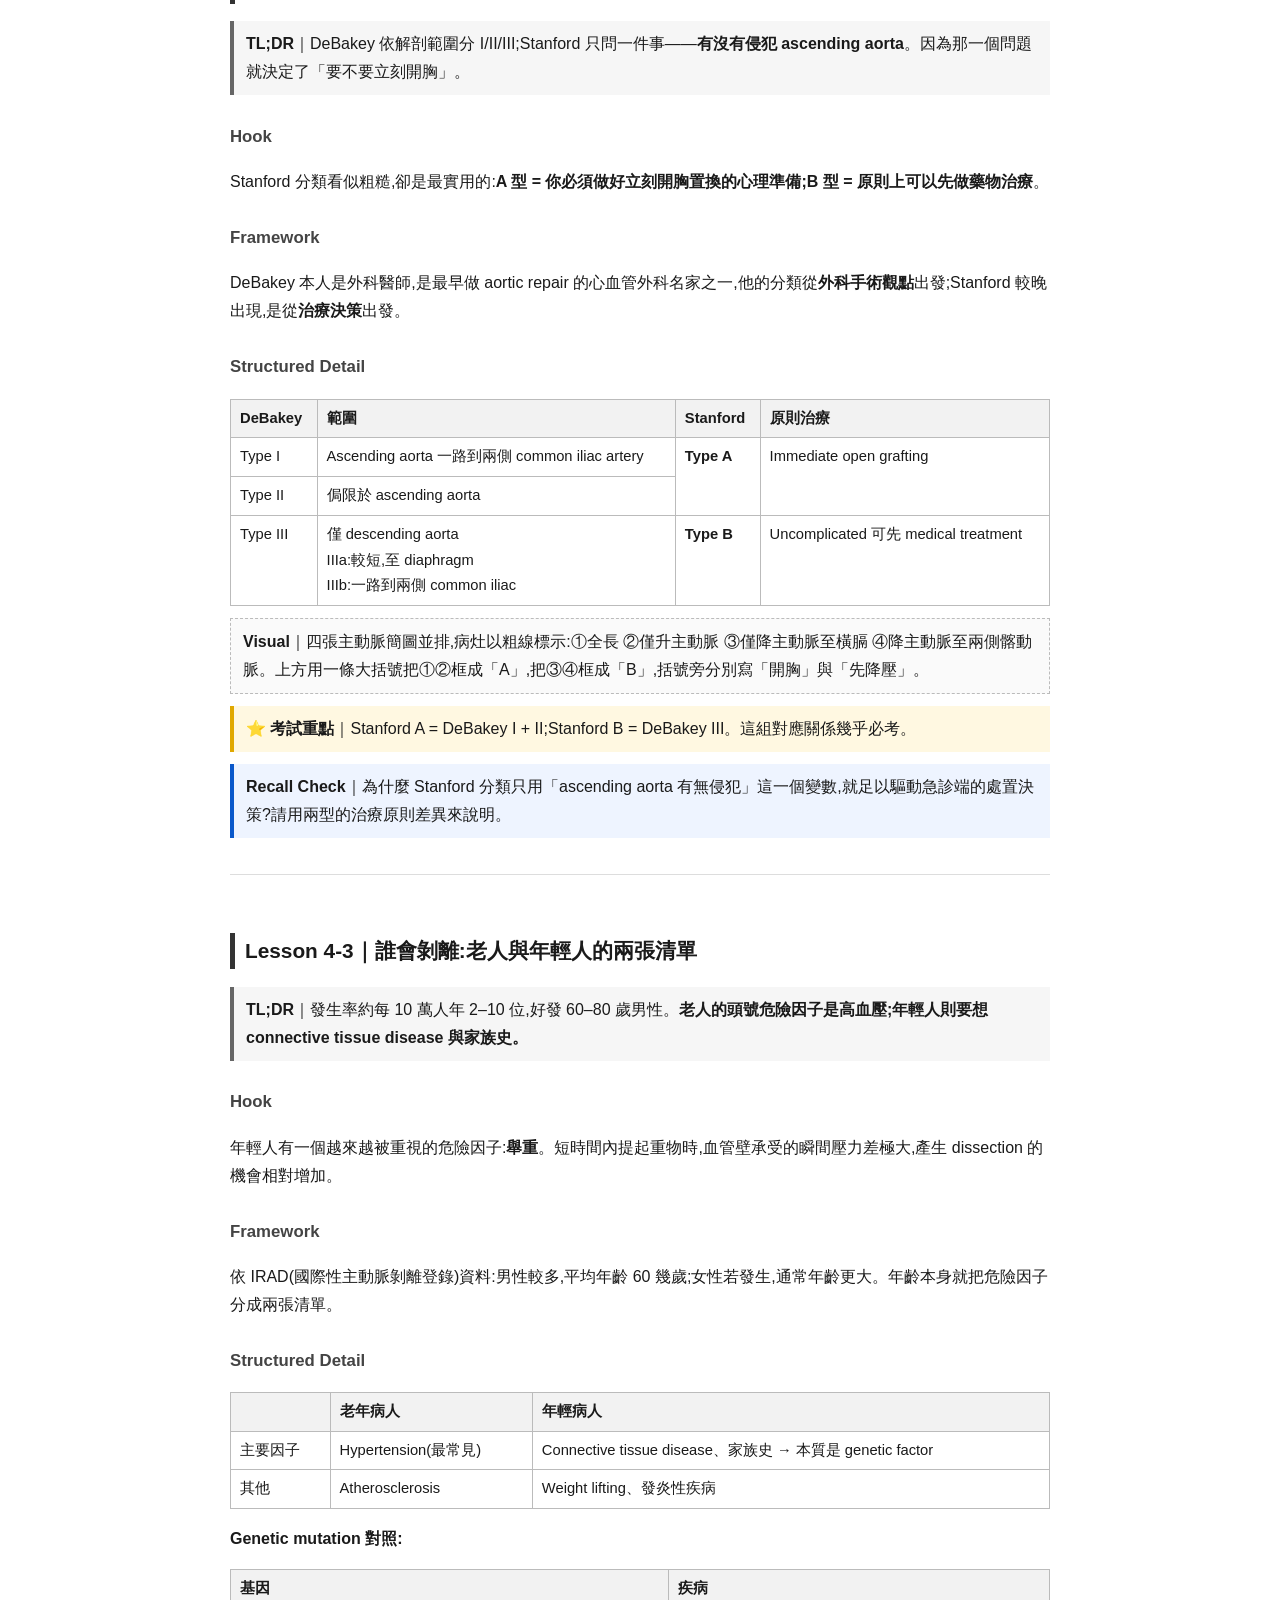
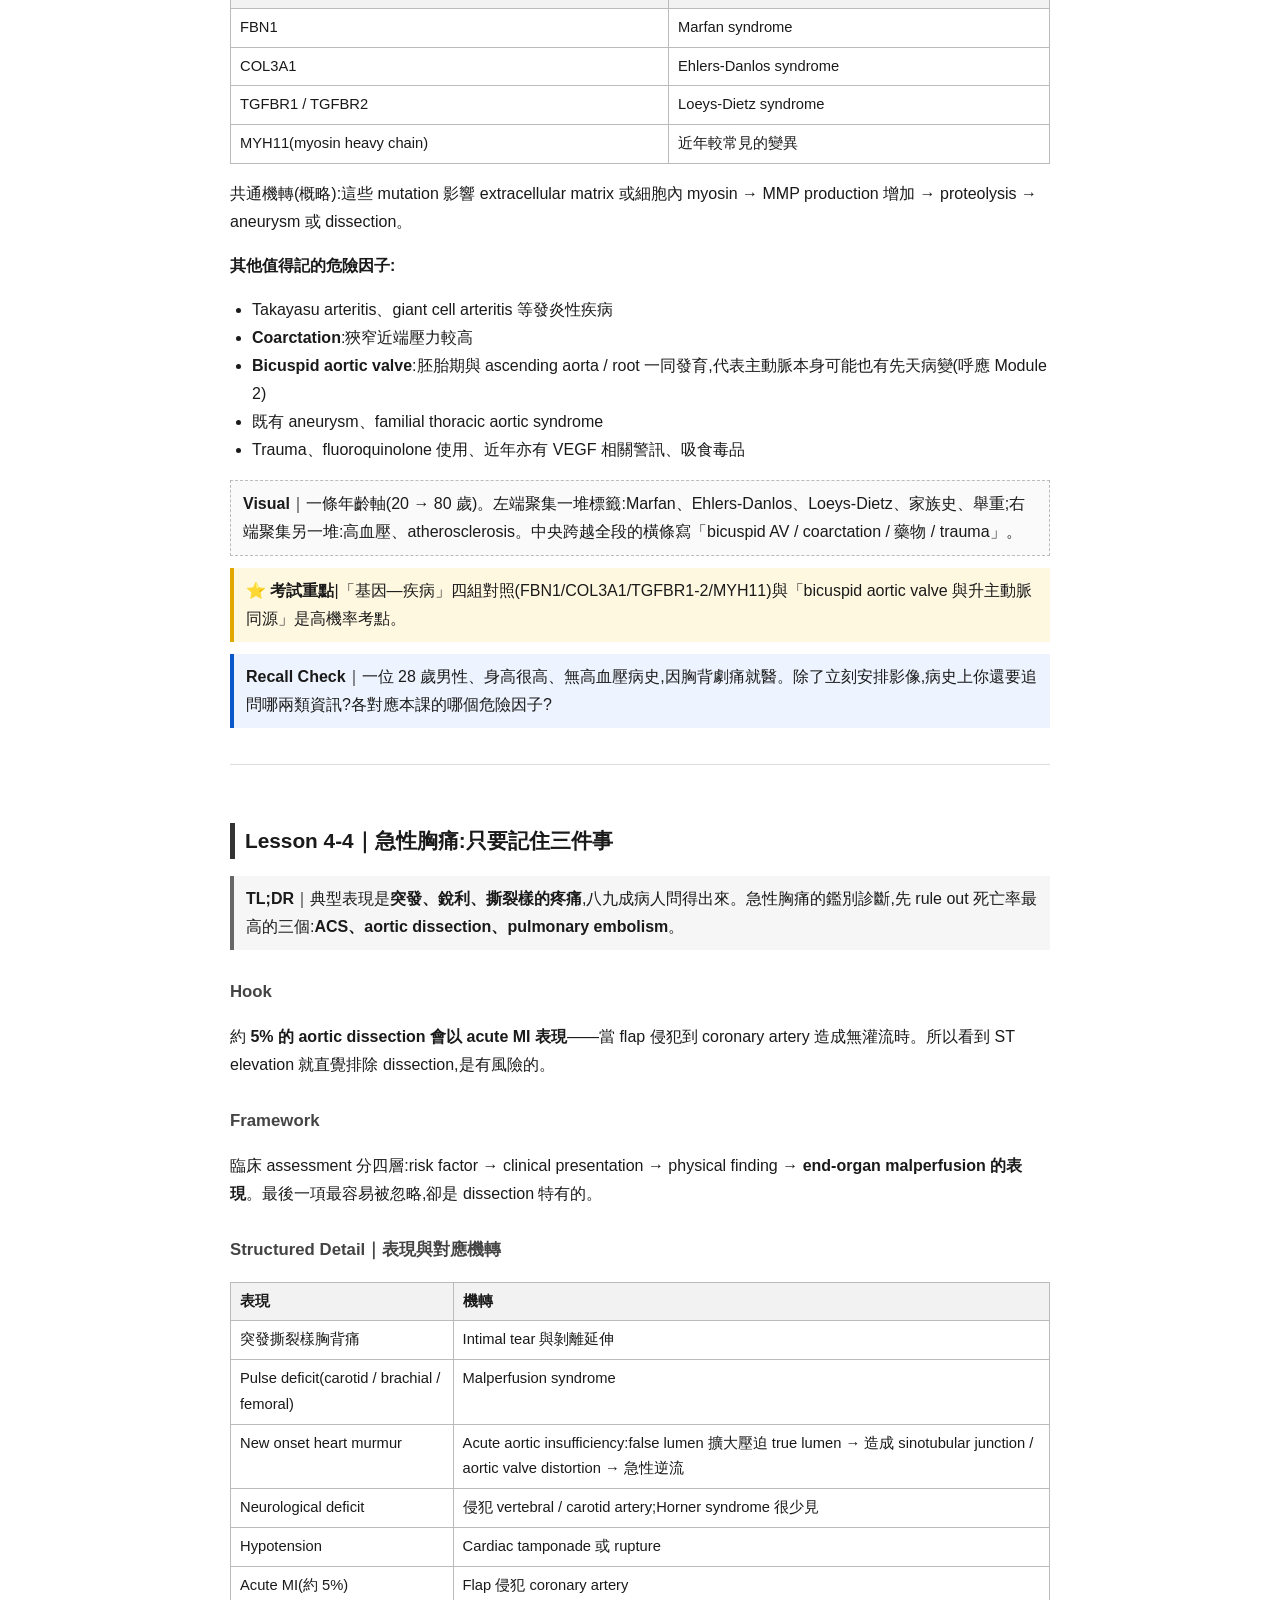
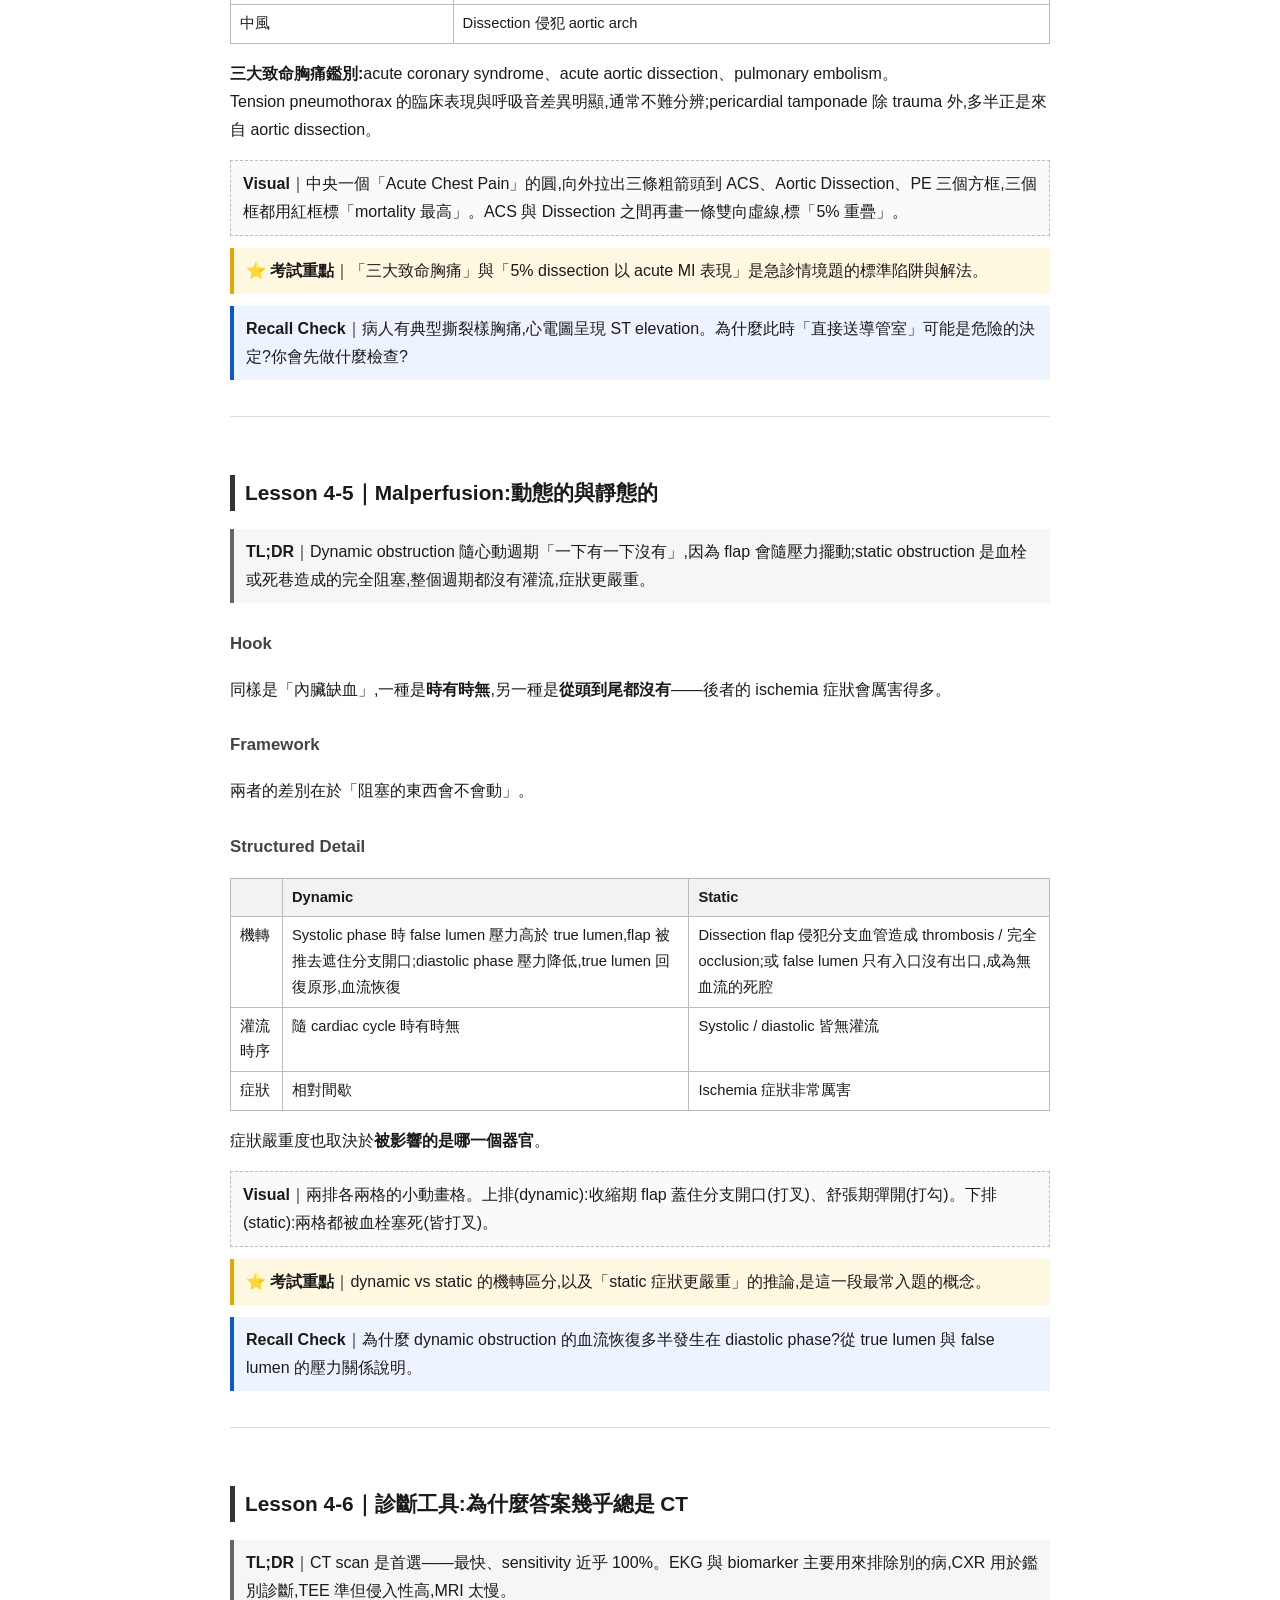
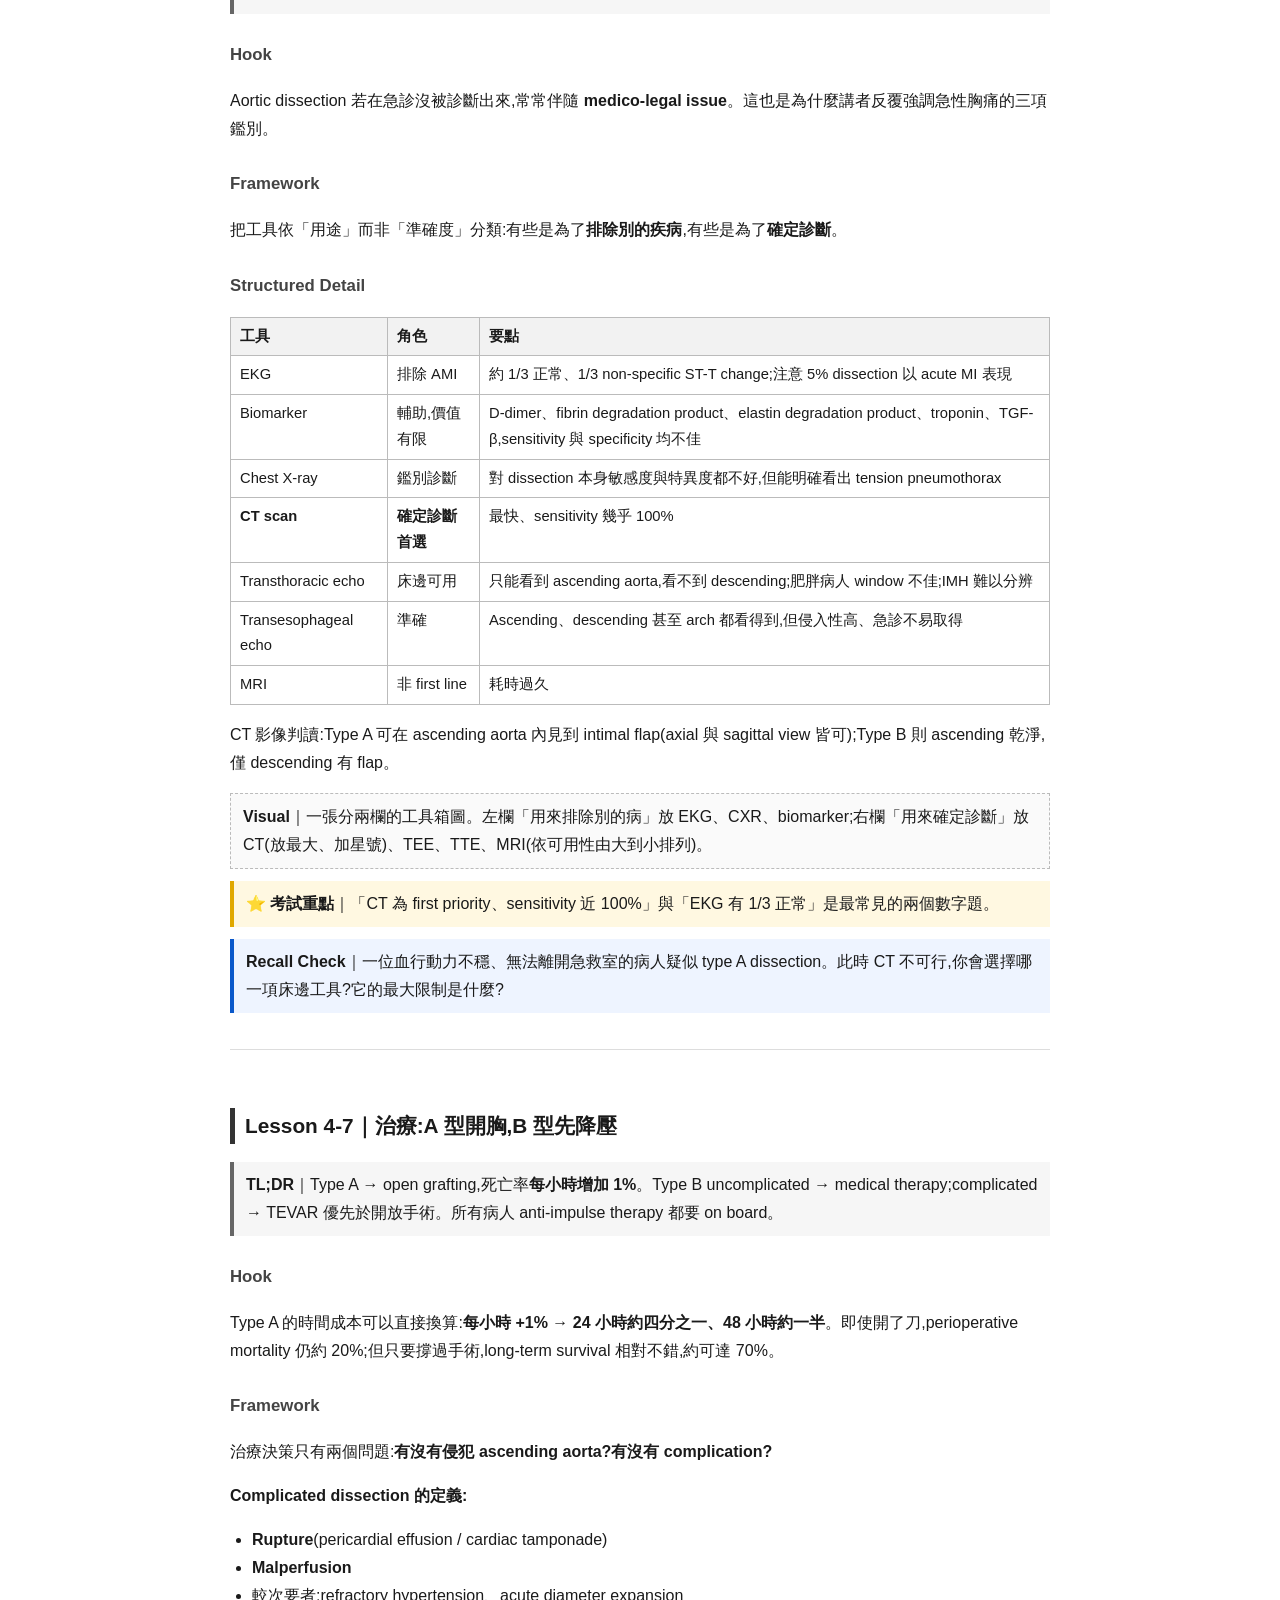
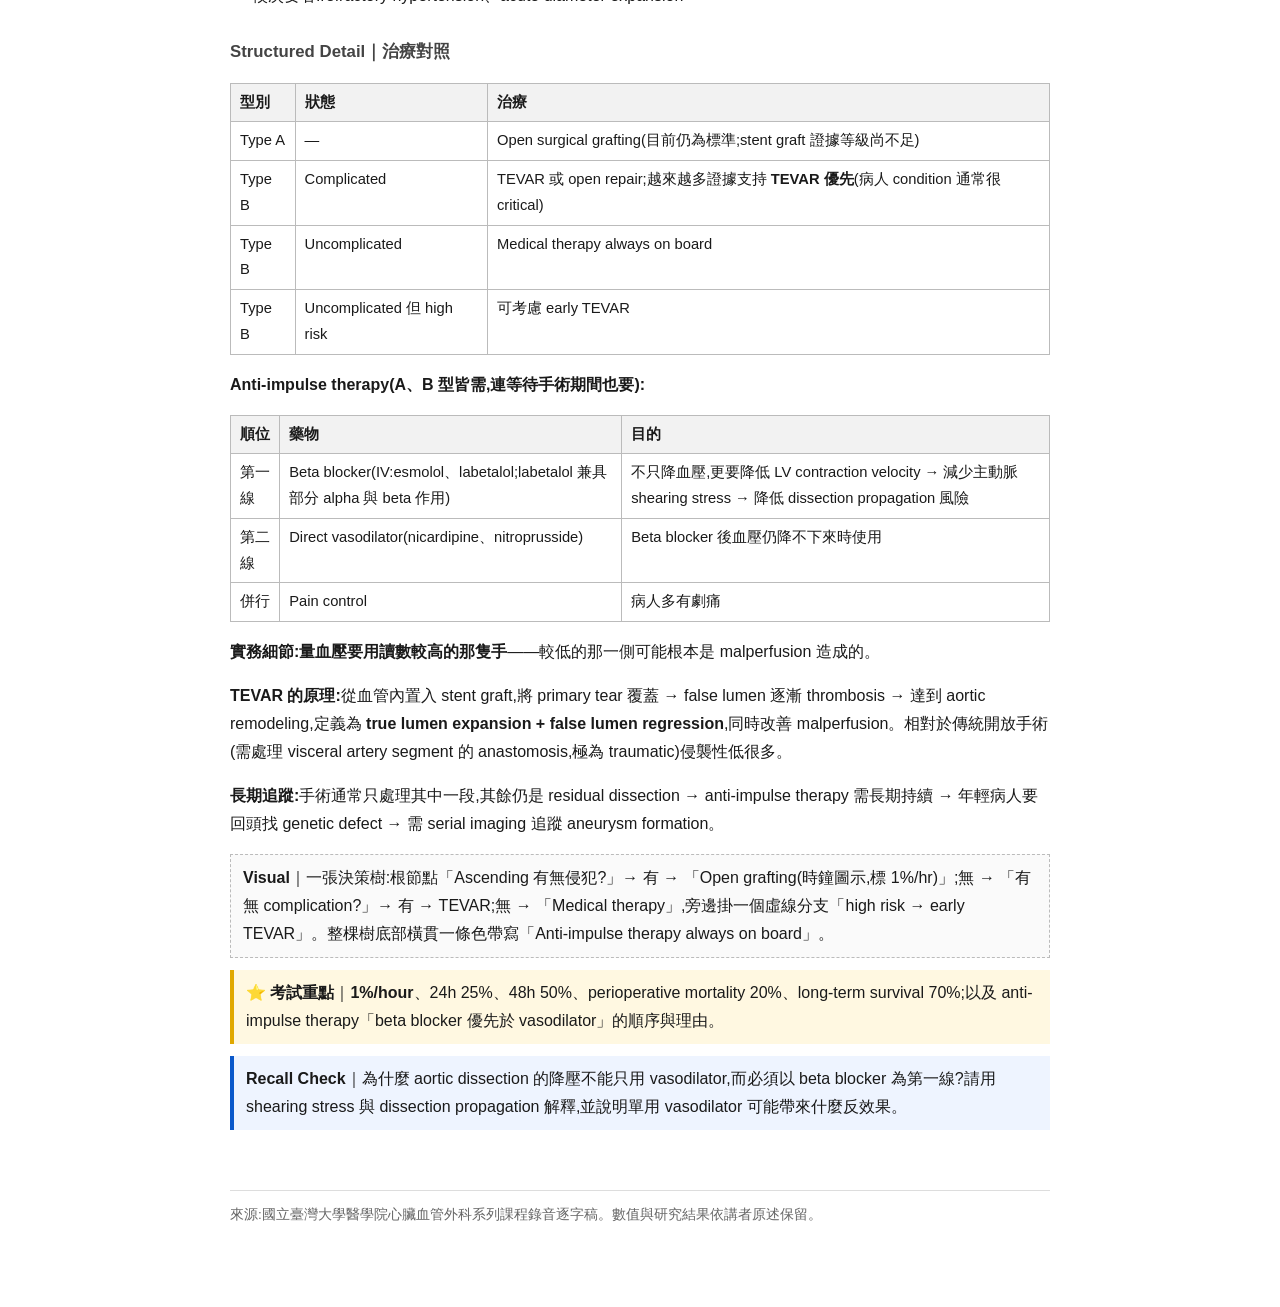
<file: m4.html>
<!DOCTYPE html>
<html lang="zh-Hant"><head><meta charset="utf-8">
<meta name="viewport" content="width=device-width,initial-scale=1">
<title>Module 4｜主動脈剝離</title>
<link rel="stylesheet" href="style.css"></head><body>
<nav><a href="index.html">← 回目錄</a> ｜ <a href="m3.html">← 上一模組</a> ｜ <a href="m5.html">下一模組:周邊動脈疾病 →</a></nav>
<h1>Module 4｜主動脈剝離</h1>
<p>Module 1 的那位 56 歲病人,他的診斷就在這裡。這個模組把「為什麼會剝離、怎麼分類、怎麼診斷、怎麼治療」補齊。</p>

<article id="4-1">
<h2>Lesson 4-1｜一層內膜破了以後</h2>
<p class="tldr"><b>TL;DR</b>｜Intima 出現 primary tear → 血液進入 media → 把 intima+media 與 adventitia 撕開 → 形成 true lumen 與 false lumen,並可能沿血流向遠端或逆行擴展。</p>

<h3>Hook</h3>
<p>CT 上分辨真假腔有個實用線索:<b>false lumen 的一側牆是部分的 adventitia、另一側是內膜瓣;而 true lumen 常保有完整三層的血管壁</b>。</p>

<h3>Framework</h3>
<p>先把整段主動脈的分段記熟,因為分類與治療都靠它:</p>
<table>
<tr><th>分段</th><th>範圍</th></tr>
<tr><td>Aortic root</td><td>由 aortic annulus / aortic valve 起,經 sinotubular junction</td></tr>
<tr><td>Ascending aorta</td><td>至 innominate artery 之前</td></tr>
<tr><td>Aortic arch</td><td>Innominate artery 至 left subclavian artery</td></tr>
<tr><td>Descending aorta</td><td>Left subclavian artery 以下至 diaphragm</td></tr>
<tr><td>Abdominal aorta</td><td>Diaphragm 以下,含 suprarenal(很短)與 infrarenal</td></tr>
<tr><td>末端</td><td>兩側 common iliac artery</td></tr>
</table>
<p><b>整段主動脈的任何位置都可能發生 dissection。</b></p>

<h3>Structured Detail｜病生理四步</h3>
<ol>
<li>Intima 出現 <b>primary tear</b>;成因多為 medial degeneration,最常見 <b>cystic medial necrosis</b></li>
<li>血流經 intimal tear 進入 media</li>
<li>Intima + media 與 adventicia 被撕開,形成 <b>true lumen</b> 與 <b>false lumen</b></li>
<li>沿血流 propagation:向遠端(distal)或逆行(<b>retrograde dissection</b>)</li>
</ol>

<p class="visual"><b>Visual</b>｜血管壁三層剖面圖(intima / media / adventitia)。第一格:內膜出現裂口。第二格:一道血流箭頭鑽入 media。第三格:管腔一分為二,標示 true lumen(三層完整)與 false lumen(外側僅 adventitia)。第四格:兩支箭頭分別往遠端與近端延伸。</p>

<p class="exam"><b>⭐ 考試重點</b>｜「cystic medial necrosis 為最常見的 medial degeneration」與「CT 上真假腔的辨識依據」是本課核心。</p>

<p class="recall"><b>Recall Check</b>｜某病人的 primary tear 位於 descending aorta,但剝離逆行延伸到了 ascending aorta。請說明這種現象叫什麼,以及它為何會改變治療決策(提示:見 Lesson 4-2 的分類)。</p>
</article>

<article id="4-2">
<h2>Lesson 4-2｜DeBakey 與 Stanford:為什麼要兩套分類</h2>
<p class="tldr"><b>TL;DR</b>｜DeBakey 依解剖範圍分 I/II/III;Stanford 只問一件事——<b>有沒有侵犯 ascending aorta</b>。因為那一個問題就決定了「要不要立刻開胸」。</p>

<h3>Hook</h3>
<p>Stanford 分類看似粗糙,卻是最實用的:<b>A 型 = 你必須做好立刻開胸置換的心理準備;B 型 = 原則上可以先做藥物治療</b>。</p>

<h3>Framework</h3>
<p>DeBakey 本人是外科醫師,是最早做 aortic repair 的心血管外科名家之一,他的分類從<b>外科手術觀點</b>出發;Stanford 較晚出現,是從<b>治療決策</b>出發。</p>

<h3>Structured Detail</h3>
<table>
<tr><th>DeBakey</th><th>範圍</th><th>Stanford</th><th>原則治療</th></tr>
<tr><td>Type I</td><td>Ascending aorta 一路到兩側 common iliac artery</td><td rowspan="2"><b>Type A</b></td><td rowspan="2">Immediate open grafting</td></tr>
<tr><td>Type II</td><td>侷限於 ascending aorta</td></tr>
<tr><td>Type III</td><td>僅 descending aorta<br>IIIa:較短,至 diaphragm<br>IIIb:一路到兩側 common iliac</td><td><b>Type B</b></td><td>Uncomplicated 可先 medical treatment</td></tr>
</table>

<p class="visual"><b>Visual</b>｜四張主動脈簡圖並排,病灶以粗線標示:①全長 ②僅升主動脈 ③僅降主動脈至橫膈 ④降主動脈至兩側髂動脈。上方用一條大括號把①②框成「A」,把③④框成「B」,括號旁分別寫「開胸」與「先降壓」。</p>

<p class="exam"><b>⭐ 考試重點</b>｜Stanford A = DeBakey I + II;Stanford B = DeBakey III。這組對應關係幾乎必考。</p>

<p class="recall"><b>Recall Check</b>｜為什麼 Stanford 分類只用「ascending aorta 有無侵犯」這一個變數,就足以驅動急診端的處置決策?請用兩型的治療原則差異來說明。</p>
</article>

<article id="4-3">
<h2>Lesson 4-3｜誰會剝離:老人與年輕人的兩張清單</h2>
<p class="tldr"><b>TL;DR</b>｜發生率約每 10 萬人年 2–10 位,好發 60–80 歲男性。<b>老人的頭號危險因子是高血壓;年輕人則要想 connective tissue disease 與家族史。</b></p>

<h3>Hook</h3>
<p>年輕人有一個越來越被重視的危險因子:<b>舉重</b>。短時間內提起重物時,血管壁承受的瞬間壓力差極大,產生 dissection 的機會相對增加。</p>

<h3>Framework</h3>
<p>依 IRAD(國際性主動脈剝離登錄)資料:男性較多,平均年齡 60 幾歲;女性若發生,通常年齡更大。年齡本身就把危險因子分成兩張清單。</p>

<h3>Structured Detail</h3>
<table>
<tr><th></th><th>老年病人</th><th>年輕病人</th></tr>
<tr><td>主要因子</td><td>Hypertension(最常見)</td><td>Connective tissue disease、家族史 → 本質是 genetic factor</td></tr>
<tr><td>其他</td><td>Atherosclerosis</td><td>Weight lifting、發炎性疾病</td></tr>
</table>
<p><b>Genetic mutation 對照:</b></p>
<table>
<tr><th>基因</th><th>疾病</th></tr>
<tr><td>FBN1</td><td>Marfan syndrome</td></tr>
<tr><td>COL3A1</td><td>Ehlers-Danlos syndrome</td></tr>
<tr><td>TGFBR1 / TGFBR2</td><td>Loeys-Dietz syndrome</td></tr>
<tr><td>MYH11(myosin heavy chain)</td><td>近年較常見的變異</td></tr>
</table>
<p>共通機轉(概略):這些 mutation 影響 extracellular matrix 或細胞內 myosin → MMP production 增加 → proteolysis → aneurysm 或 dissection。</p>
<p><b>其他值得記的危險因子:</b></p>
<ul>
<li>Takayasu arteritis、giant cell arteritis 等發炎性疾病</li>
<li><b>Coarctation</b>:狹窄近端壓力較高</li>
<li><b>Bicuspid aortic valve</b>:胚胎期與 ascending aorta / root 一同發育,代表主動脈本身可能也有先天病變(呼應 Module 2)</li>
<li>既有 aneurysm、familial thoracic aortic syndrome</li>
<li>Trauma、fluoroquinolone 使用、近年亦有 VEGF 相關警訊、吸食毒品</li>
</ul>

<p class="visual"><b>Visual</b>｜一條年齡軸(20 → 80 歲)。左端聚集一堆標籤:Marfan、Ehlers-Danlos、Loeys-Dietz、家族史、舉重;右端聚集另一堆:高血壓、atherosclerosis。中央跨越全段的橫條寫「bicuspid AV / coarctation / 藥物 / trauma」。</p>

<p class="exam"><b>⭐ 考試重點</b>|「基因—疾病」四組對照(FBN1/COL3A1/TGFBR1-2/MYH11)與「bicuspid aortic valve 與升主動脈同源」是高機率考點。</p>

<p class="recall"><b>Recall Check</b>｜一位 28 歲男性、身高很高、無高血壓病史,因胸背劇痛就醫。除了立刻安排影像,病史上你還要追問哪兩類資訊?各對應本課的哪個危險因子?</p>
</article>

<article id="4-4">
<h2>Lesson 4-4｜急性胸痛:只要記住三件事</h2>
<p class="tldr"><b>TL;DR</b>｜典型表現是<b>突發、銳利、撕裂樣的疼痛</b>,八九成病人問得出來。急性胸痛的鑑別診斷,先 rule out 死亡率最高的三個:<b>ACS、aortic dissection、pulmonary embolism</b>。</p>

<h3>Hook</h3>
<p>約 <b>5% 的 aortic dissection 會以 acute MI 表現</b>——當 flap 侵犯到 coronary artery 造成無灌流時。所以看到 ST elevation 就直覺排除 dissection,是有風險的。</p>

<h3>Framework</h3>
<p>臨床 assessment 分四層:risk factor → clinical presentation → physical finding → <b>end-organ malperfusion 的表現</b>。最後一項最容易被忽略,卻是 dissection 特有的。</p>

<h3>Structured Detail｜表現與對應機轉</h3>
<table>
<tr><th>表現</th><th>機轉</th></tr>
<tr><td>突發撕裂樣胸背痛</td><td>Intimal tear 與剝離延伸</td></tr>
<tr><td>Pulse deficit(carotid / brachial / femoral)</td><td>Malperfusion syndrome</td></tr>
<tr><td>New onset heart murmur</td><td>Acute aortic insufficiency:false lumen 擴大壓迫 true lumen → 造成 sinotubular junction / aortic valve distortion → 急性逆流</td></tr>
<tr><td>Neurological deficit</td><td>侵犯 vertebral / carotid artery;Horner syndrome 很少見</td></tr>
<tr><td>Hypotension</td><td>Cardiac tamponade 或 rupture</td></tr>
<tr><td>Acute MI(約 5%)</td><td>Flap 侵犯 coronary artery</td></tr>
<tr><td>中風</td><td>Dissection 侵犯 aortic arch</td></tr>
</table>
<p><b>三大致命胸痛鑑別:</b>acute coronary syndrome、acute aortic dissection、pulmonary embolism。<br>
Tension pneumothorax 的臨床表現與呼吸音差異明顯,通常不難分辨;pericardial tamponade 除 trauma 外,多半正是來自 aortic dissection。</p>

<p class="visual"><b>Visual</b>｜中央一個「Acute Chest Pain」的圓,向外拉出三條粗箭頭到 ACS、Aortic Dissection、PE 三個方框,三個框都用紅框標「mortality 最高」。ACS 與 Dissection 之間再畫一條雙向虛線,標「5% 重疊」。</p>

<p class="exam"><b>⭐ 考試重點</b>｜「三大致命胸痛」與「5% dissection 以 acute MI 表現」是急診情境題的標準陷阱與解法。</p>

<p class="recall"><b>Recall Check</b>｜病人有典型撕裂樣胸痛,心電圖呈現 ST elevation。為什麼此時「直接送導管室」可能是危險的決定?你會先做什麼檢查?</p>
</article>

<article id="4-5">
<h2>Lesson 4-5｜Malperfusion:動態的與靜態的</h2>
<p class="tldr"><b>TL;DR</b>｜Dynamic obstruction 隨心動週期「一下有一下沒有」,因為 flap 會隨壓力擺動;static obstruction 是血栓或死巷造成的完全阻塞,整個週期都沒有灌流,症狀更嚴重。</p>

<h3>Hook</h3>
<p>同樣是「內臟缺血」,一種是<b>時有時無</b>,另一種是<b>從頭到尾都沒有</b>——後者的 ischemia 症狀會厲害得多。</p>

<h3>Framework</h3>
<p>兩者的差別在於「阻塞的東西會不會動」。</p>

<h3>Structured Detail</h3>
<table>
<tr><th></th><th>Dynamic</th><th>Static</th></tr>
<tr><td>機轉</td><td>Systolic phase 時 false lumen 壓力高於 true lumen,flap 被推去遮住分支開口;diastolic phase 壓力降低,true lumen 回復原形,血流恢復</td><td>Dissection flap 侵犯分支血管造成 thrombosis / 完全 occlusion;或 false lumen 只有入口沒有出口,成為無血流的死腔</td></tr>
<tr><td>灌流時序</td><td>隨 cardiac cycle 時有時無</td><td>Systolic / diastolic 皆無灌流</td></tr>
<tr><td>症狀</td><td>相對間歇</td><td>Ischemia 症狀非常厲害</td></tr>
</table>
<p>症狀嚴重度也取決於<b>被影響的是哪一個器官</b>。</p>

<p class="visual"><b>Visual</b>｜兩排各兩格的小動畫格。上排(dynamic):收縮期 flap 蓋住分支開口(打叉)、舒張期彈開(打勾)。下排(static):兩格都被血栓塞死(皆打叉)。</p>

<p class="exam"><b>⭐ 考試重點</b>｜dynamic vs static 的機轉區分,以及「static 症狀更嚴重」的推論,是這一段最常入題的概念。</p>

<p class="recall"><b>Recall Check</b>｜為什麼 dynamic obstruction 的血流恢復多半發生在 diastolic phase?從 true lumen 與 false lumen 的壓力關係說明。</p>
</article>

<article id="4-6">
<h2>Lesson 4-6｜診斷工具:為什麼答案幾乎總是 CT</h2>
<p class="tldr"><b>TL;DR</b>｜CT scan 是首選——最快、sensitivity 近乎 100%。EKG 與 biomarker 主要用來排除別的病,CXR 用於鑑別診斷,TEE 準但侵入性高,MRI 太慢。</p>

<h3>Hook</h3>
<p>Aortic dissection 若在急診沒被診斷出來,常常伴隨 <b>medico-legal issue</b>。這也是為什麼講者反覆強調急性胸痛的三項鑑別。</p>

<h3>Framework</h3>
<p>把工具依「用途」而非「準確度」分類:有些是為了<b>排除別的疾病</b>,有些是為了<b>確定診斷</b>。</p>

<h3>Structured Detail</h3>
<table>
<tr><th>工具</th><th>角色</th><th>要點</th></tr>
<tr><td>EKG</td><td>排除 AMI</td><td>約 1/3 正常、1/3 non-specific ST-T change;注意 5% dissection 以 acute MI 表現</td></tr>
<tr><td>Biomarker</td><td>輔助,價值有限</td><td>D-dimer、fibrin degradation product、elastin degradation product、troponin、TGF-β,sensitivity 與 specificity 均不佳</td></tr>
<tr><td>Chest X-ray</td><td>鑑別診斷</td><td>對 dissection 本身敏感度與特異度都不好,但能明確看出 tension pneumothorax</td></tr>
<tr><td><b>CT scan</b></td><td><b>確定診斷首選</b></td><td>最快、sensitivity 幾乎 100%</td></tr>
<tr><td>Transthoracic echo</td><td>床邊可用</td><td>只能看到 ascending aorta,看不到 descending;肥胖病人 window 不佳;IMH 難以分辨</td></tr>
<tr><td>Transesophageal echo</td><td>準確</td><td>Ascending、descending 甚至 arch 都看得到,但侵入性高、急診不易取得</td></tr>
<tr><td>MRI</td><td>非 first line</td><td>耗時過久</td></tr>
</table>
<p>CT 影像判讀:Type A 可在 ascending aorta 內見到 intimal flap(axial 與 sagittal view 皆可);Type B 則 ascending 乾淨,僅 descending 有 flap。</p>

<p class="visual"><b>Visual</b>｜一張分兩欄的工具箱圖。左欄「用來排除別的病」放 EKG、CXR、biomarker;右欄「用來確定診斷」放 CT(放最大、加星號)、TEE、TTE、MRI(依可用性由大到小排列)。</p>

<p class="exam"><b>⭐ 考試重點</b>｜「CT 為 first priority、sensitivity 近 100%」與「EKG 有 1/3 正常」是最常見的兩個數字題。</p>

<p class="recall"><b>Recall Check</b>｜一位血行動力不穩、無法離開急救室的病人疑似 type A dissection。此時 CT 不可行,你會選擇哪一項床邊工具?它的最大限制是什麼?</p>
</article>

<article id="4-7">
<h2>Lesson 4-7｜治療:A 型開胸,B 型先降壓</h2>
<p class="tldr"><b>TL;DR</b>｜Type A → open grafting,死亡率<b>每小時增加 1%</b>。Type B uncomplicated → medical therapy;complicated → TEVAR 優先於開放手術。所有病人 anti-impulse therapy 都要 on board。</p>

<h3>Hook</h3>
<p>Type A 的時間成本可以直接換算:<b>每小時 +1% → 24 小時約四分之一、48 小時約一半</b>。即使開了刀,perioperative mortality 仍約 20%;但只要撐過手術,long-term survival 相對不錯,約可達 70%。</p>

<h3>Framework</h3>
<p>治療決策只有兩個問題:<b>有沒有侵犯 ascending aorta?有沒有 complication?</b></p>
<p><b>Complicated dissection 的定義:</b></p>
<ul>
<li><b>Rupture</b>(pericardial effusion / cardiac tamponade)</li>
<li><b>Malperfusion</b></li>
<li>較次要者:refractory hypertension、acute diameter expansion</li>
</ul>

<h3>Structured Detail｜治療對照</h3>
<table>
<tr><th>型別</th><th>狀態</th><th>治療</th></tr>
<tr><td>Type A</td><td>—</td><td>Open surgical grafting(目前仍為標準;stent graft 證據等級尚不足)</td></tr>
<tr><td>Type B</td><td>Complicated</td><td>TEVAR 或 open repair;越來越多證據支持 <b>TEVAR 優先</b>(病人 condition 通常很 critical)</td></tr>
<tr><td>Type B</td><td>Uncomplicated</td><td>Medical therapy always on board</td></tr>
<tr><td>Type B</td><td>Uncomplicated 但 high risk</td><td>可考慮 early TEVAR</td></tr>
</table>

<p><b>Anti-impulse therapy(A、B 型皆需,連等待手術期間也要):</b></p>
<table>
<tr><th>順位</th><th>藥物</th><th>目的</th></tr>
<tr><td>第一線</td><td>Beta blocker(IV:esmolol、labetalol;labetalol 兼具部分 alpha 與 beta 作用)</td><td>不只降血壓,更要降低 LV contraction velocity → 減少主動脈 shearing stress → 降低 dissection propagation 風險</td></tr>
<tr><td>第二線</td><td>Direct vasodilator(nicardipine、nitroprusside)</td><td>Beta blocker 後血壓仍降不下來時使用</td></tr>
<tr><td>併行</td><td>Pain control</td><td>病人多有劇痛</td></tr>
</table>
<p><b>實務細節:量血壓要用讀數較高的那隻手</b>——較低的那一側可能根本是 malperfusion 造成的。</p>
<p><b>TEVAR 的原理:</b>從血管內置入 stent graft,將 primary tear 覆蓋 → false lumen 逐漸 thrombosis → 達到 aortic remodeling,定義為 <b>true lumen expansion + false lumen regression</b>,同時改善 malperfusion。相對於傳統開放手術(需處理 visceral artery segment 的 anastomosis,極為 traumatic)侵襲性低很多。</p>
<p><b>長期追蹤:</b>手術通常只處理其中一段,其餘仍是 residual dissection → anti-impulse therapy 需長期持續 → 年輕病人要回頭找 genetic defect → 需 serial imaging 追蹤 aneurysm formation。</p>

<p class="visual"><b>Visual</b>｜一張決策樹:根節點「Ascending 有無侵犯?」→ 有 → 「Open grafting(時鐘圖示,標 1%/hr)」;無 → 「有無 complication?」→ 有 → TEVAR;無 → 「Medical therapy」,旁邊掛一個虛線分支「high risk → early TEVAR」。整棵樹底部橫貫一條色帶寫「Anti-impulse therapy always on board」。</p>

<p class="exam"><b>⭐ 考試重點</b>｜<b>1%/hour</b>、24h 25%、48h 50%、perioperative mortality 20%、long-term survival 70%;以及 anti-impulse therapy「beta blocker 優先於 vasodilator」的順序與理由。</p>

<p class="recall"><b>Recall Check</b>｜為什麼 aortic dissection 的降壓不能只用 vasodilator,而必須以 beta blocker 為第一線?請用 shearing stress 與 dissection propagation 解釋,並說明單用 vasodilator 可能帶來什麼反效果。</p>
</article>

<footer>來源:國立臺灣大學醫學院心臟血管外科系列課程錄音逐字稿。數值與研究結果依講者原述保留。</footer>
</body></html>
</file>
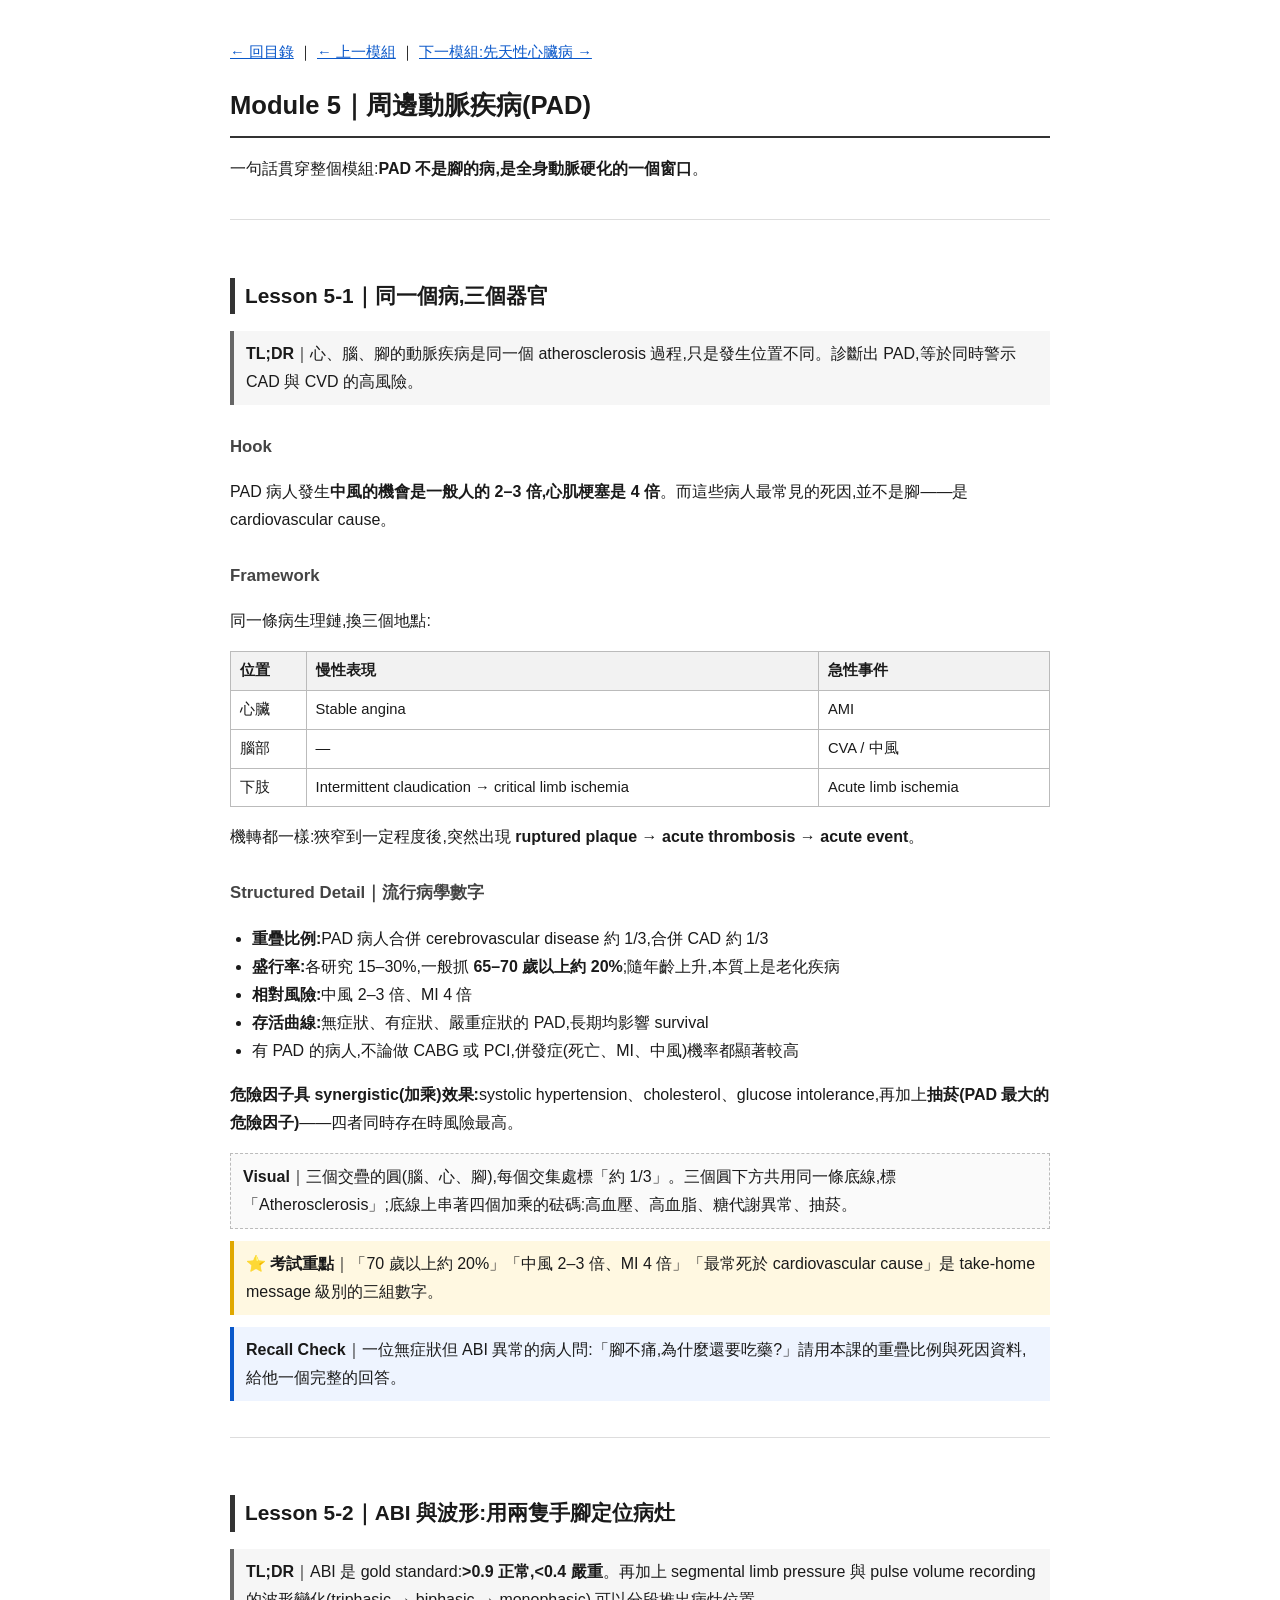
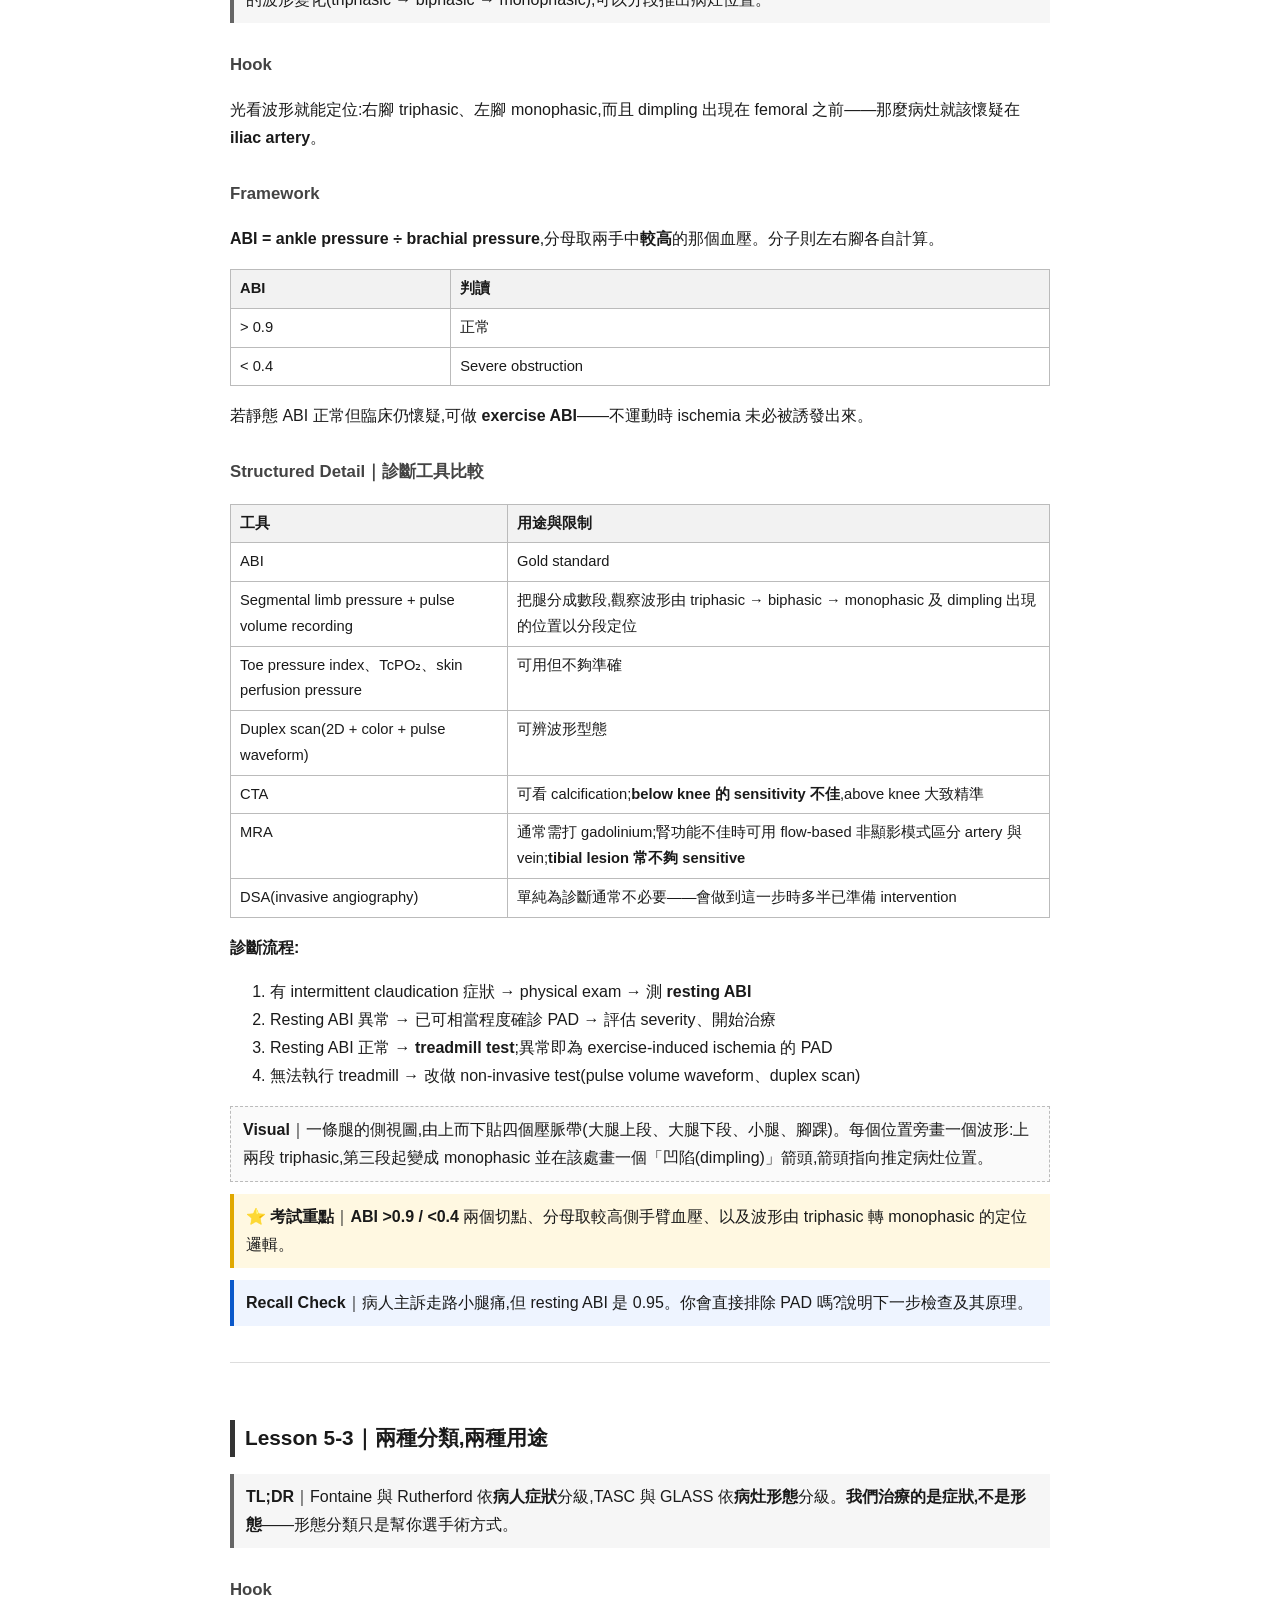
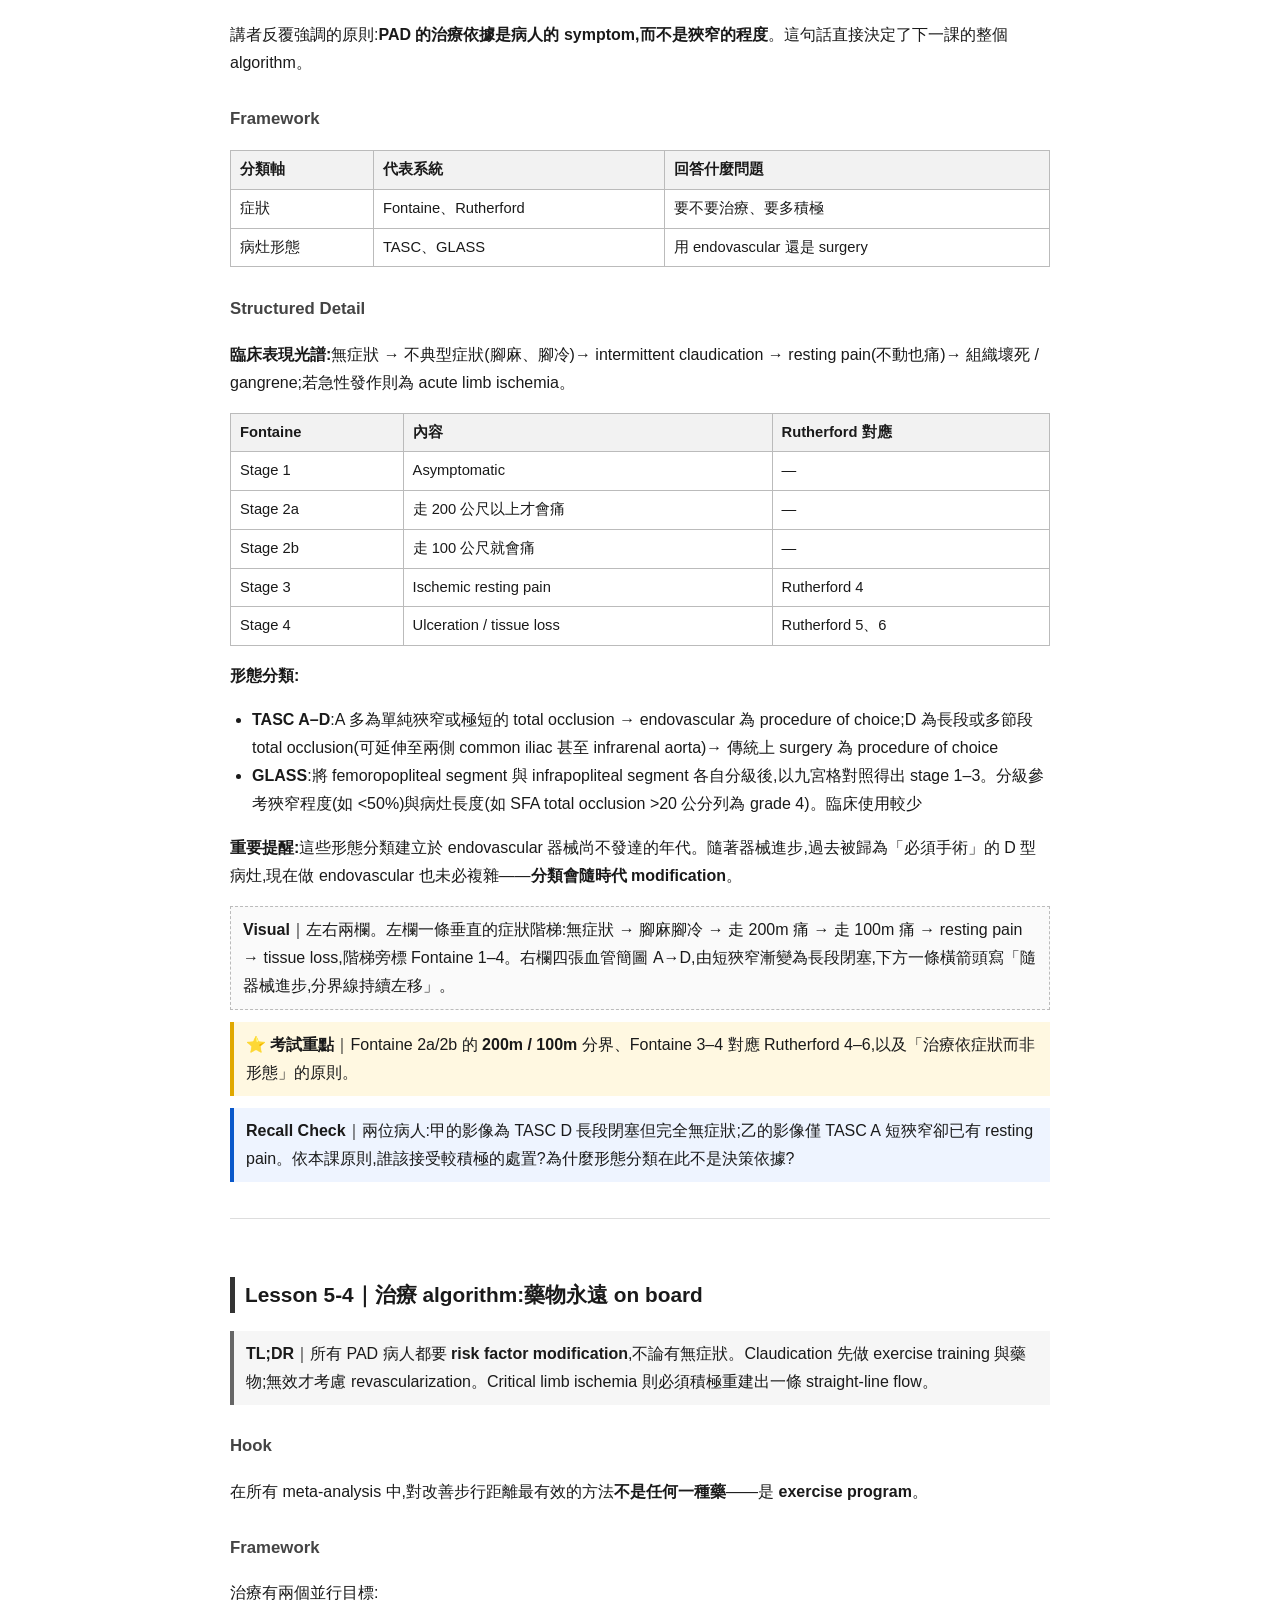
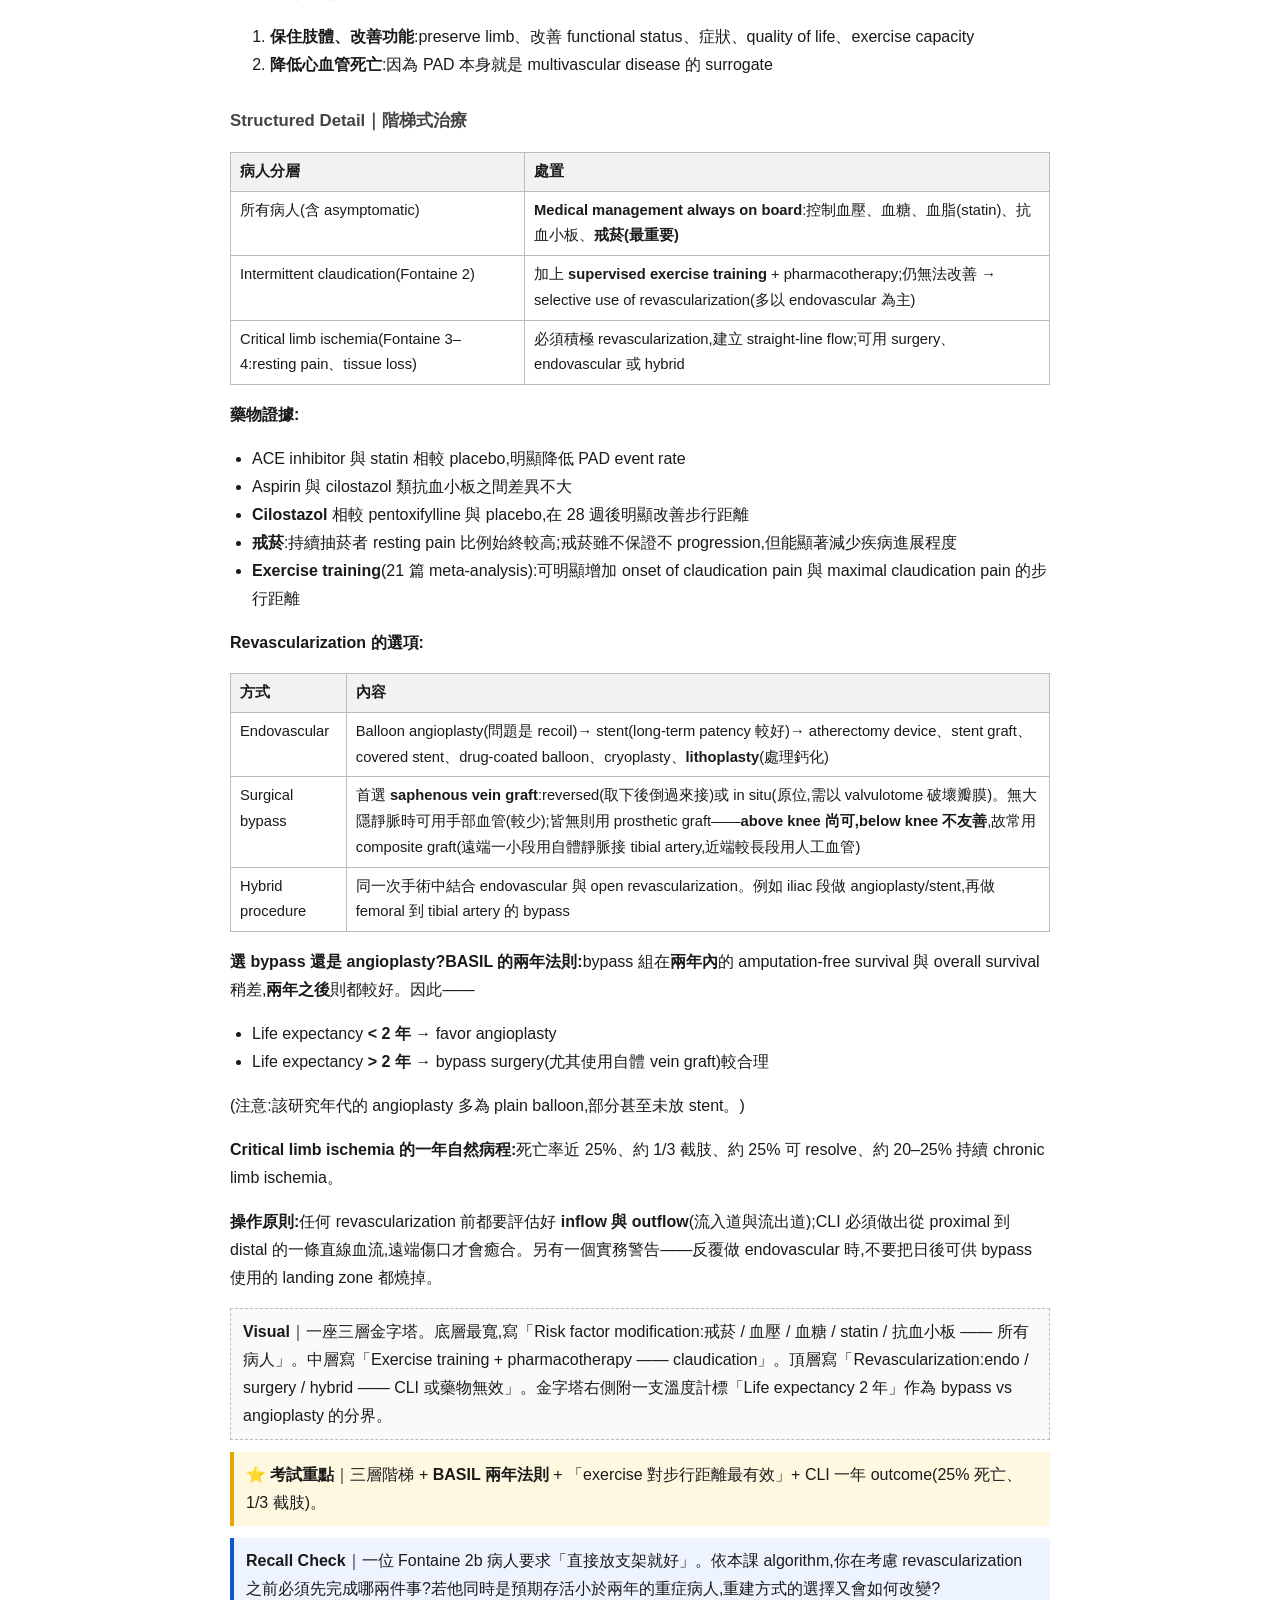
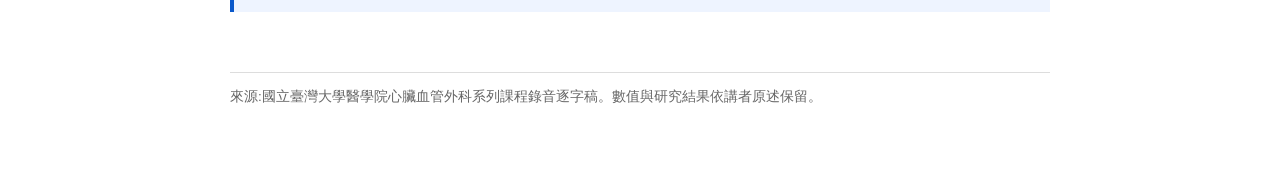
<file: m5.html>
<!DOCTYPE html>
<html lang="zh-Hant"><head><meta charset="utf-8">
<meta name="viewport" content="width=device-width,initial-scale=1">
<title>Module 5｜周邊動脈疾病</title>
<link rel="stylesheet" href="style.css"></head><body>
<nav><a href="index.html">← 回目錄</a> ｜ <a href="m4.html">← 上一模組</a> ｜ <a href="m6.html">下一模組:先天性心臟病 →</a></nav>
<h1>Module 5｜周邊動脈疾病(PAD)</h1>
<p>一句話貫穿整個模組:<b>PAD 不是腳的病,是全身動脈硬化的一個窗口</b>。</p>

<article id="5-1">
<h2>Lesson 5-1｜同一個病,三個器官</h2>
<p class="tldr"><b>TL;DR</b>｜心、腦、腳的動脈疾病是同一個 atherosclerosis 過程,只是發生位置不同。診斷出 PAD,等於同時警示 CAD 與 CVD 的高風險。</p>

<h3>Hook</h3>
<p>PAD 病人發生<b>中風的機會是一般人的 2–3 倍,心肌梗塞是 4 倍</b>。而這些病人最常見的死因,並不是腳——是 cardiovascular cause。</p>

<h3>Framework</h3>
<p>同一條病生理鏈,換三個地點:</p>
<table>
<tr><th>位置</th><th>慢性表現</th><th>急性事件</th></tr>
<tr><td>心臟</td><td>Stable angina</td><td>AMI</td></tr>
<tr><td>腦部</td><td>—</td><td>CVA / 中風</td></tr>
<tr><td>下肢</td><td>Intermittent claudication → critical limb ischemia</td><td>Acute limb ischemia</td></tr>
</table>
<p>機轉都一樣:狹窄到一定程度後,突然出現 <b>ruptured plaque → acute thrombosis → acute event</b>。</p>

<h3>Structured Detail｜流行病學數字</h3>
<ul>
<li><b>重疊比例:</b>PAD 病人合併 cerebrovascular disease 約 1/3,合併 CAD 約 1/3</li>
<li><b>盛行率:</b>各研究 15–30%,一般抓 <b>65–70 歲以上約 20%</b>;隨年齡上升,本質上是老化疾病</li>
<li><b>相對風險:</b>中風 2–3 倍、MI 4 倍</li>
<li><b>存活曲線:</b>無症狀、有症狀、嚴重症狀的 PAD,長期均影響 survival</li>
<li>有 PAD 的病人,不論做 CABG 或 PCI,併發症(死亡、MI、中風)機率都顯著較高</li>
</ul>
<p><b>危險因子具 synergistic(加乘)效果:</b>systolic hypertension、cholesterol、glucose intolerance,再加上<b>抽菸(PAD 最大的危險因子)</b>——四者同時存在時風險最高。</p>

<p class="visual"><b>Visual</b>｜三個交疊的圓(腦、心、腳),每個交集處標「約 1/3」。三個圓下方共用同一條底線,標「Atherosclerosis」;底線上串著四個加乘的砝碼:高血壓、高血脂、糖代謝異常、抽菸。</p>

<p class="exam"><b>⭐ 考試重點</b>｜「70 歲以上約 20%」「中風 2–3 倍、MI 4 倍」「最常死於 cardiovascular cause」是 take-home message 級別的三組數字。</p>

<p class="recall"><b>Recall Check</b>｜一位無症狀但 ABI 異常的病人問:「腳不痛,為什麼還要吃藥?」請用本課的重疊比例與死因資料,給他一個完整的回答。</p>
</article>

<article id="5-2">
<h2>Lesson 5-2｜ABI 與波形:用兩隻手腳定位病灶</h2>
<p class="tldr"><b>TL;DR</b>｜ABI 是 gold standard:<b>&gt;0.9 正常,&lt;0.4 嚴重</b>。再加上 segmental limb pressure 與 pulse volume recording 的波形變化(triphasic → biphasic → monophasic),可以分段推出病灶位置。</p>

<h3>Hook</h3>
<p>光看波形就能定位:右腳 triphasic、左腳 monophasic,而且 dimpling 出現在 femoral 之前——那麼病灶就該懷疑在 <b>iliac artery</b>。</p>

<h3>Framework</h3>
<p><b>ABI = ankle pressure ÷ brachial pressure</b>,分母取兩手中<b>較高</b>的那個血壓。分子則左右腳各自計算。</p>
<table>
<tr><th>ABI</th><th>判讀</th></tr>
<tr><td>&gt; 0.9</td><td>正常</td></tr>
<tr><td>&lt; 0.4</td><td>Severe obstruction</td></tr>
</table>
<p>若靜態 ABI 正常但臨床仍懷疑,可做 <b>exercise ABI</b>——不運動時 ischemia 未必被誘發出來。</p>

<h3>Structured Detail｜診斷工具比較</h3>
<table>
<tr><th>工具</th><th>用途與限制</th></tr>
<tr><td>ABI</td><td>Gold standard</td></tr>
<tr><td>Segmental limb pressure + pulse volume recording</td><td>把腿分成數段,觀察波形由 triphasic → biphasic → monophasic 及 dimpling 出現的位置以分段定位</td></tr>
<tr><td>Toe pressure index、TcPO₂、skin perfusion pressure</td><td>可用但不夠準確</td></tr>
<tr><td>Duplex scan(2D + color + pulse waveform)</td><td>可辨波形型態</td></tr>
<tr><td>CTA</td><td>可看 calcification;<b>below knee 的 sensitivity 不佳</b>,above knee 大致精準</td></tr>
<tr><td>MRA</td><td>通常需打 gadolinium;腎功能不佳時可用 flow-based 非顯影模式區分 artery 與 vein;<b>tibial lesion 常不夠 sensitive</b></td></tr>
<tr><td>DSA(invasive angiography)</td><td>單純為診斷通常不必要——會做到這一步時多半已準備 intervention</td></tr>
</table>

<p><b>診斷流程:</b></p>
<ol>
<li>有 intermittent claudication 症狀 → physical exam → 測 <b>resting ABI</b></li>
<li>Resting ABI 異常 → 已可相當程度確診 PAD → 評估 severity、開始治療</li>
<li>Resting ABI 正常 → <b>treadmill test</b>;異常即為 exercise-induced ischemia 的 PAD</li>
<li>無法執行 treadmill → 改做 non-invasive test(pulse volume waveform、duplex scan)</li>
</ol>

<p class="visual"><b>Visual</b>｜一條腿的側視圖,由上而下貼四個壓脈帶(大腿上段、大腿下段、小腿、腳踝)。每個位置旁畫一個波形:上兩段 triphasic,第三段起變成 monophasic 並在該處畫一個「凹陷(dimpling)」箭頭,箭頭指向推定病灶位置。</p>

<p class="exam"><b>⭐ 考試重點</b>｜<b>ABI &gt;0.9 / &lt;0.4</b> 兩個切點、分母取較高側手臂血壓、以及波形由 triphasic 轉 monophasic 的定位邏輯。</p>

<p class="recall"><b>Recall Check</b>｜病人主訴走路小腿痛,但 resting ABI 是 0.95。你會直接排除 PAD 嗎?說明下一步檢查及其原理。</p>
</article>

<article id="5-3">
<h2>Lesson 5-3｜兩種分類,兩種用途</h2>
<p class="tldr"><b>TL;DR</b>｜Fontaine 與 Rutherford 依<b>病人症狀</b>分級,TASC 與 GLASS 依<b>病灶形態</b>分級。<b>我們治療的是症狀,不是形態</b>——形態分類只是幫你選手術方式。</p>

<h3>Hook</h3>
<p>講者反覆強調的原則:<b>PAD 的治療依據是病人的 symptom,而不是狹窄的程度</b>。這句話直接決定了下一課的整個 algorithm。</p>

<h3>Framework</h3>
<table>
<tr><th>分類軸</th><th>代表系統</th><th>回答什麼問題</th></tr>
<tr><td>症狀</td><td>Fontaine、Rutherford</td><td>要不要治療、要多積極</td></tr>
<tr><td>病灶形態</td><td>TASC、GLASS</td><td>用 endovascular 還是 surgery</td></tr>
</table>

<h3>Structured Detail</h3>
<p><b>臨床表現光譜:</b>無症狀 → 不典型症狀(腳麻、腳冷)→ intermittent claudication → resting pain(不動也痛)→ 組織壞死 / gangrene;若急性發作則為 acute limb ischemia。</p>
<table>
<tr><th>Fontaine</th><th>內容</th><th>Rutherford 對應</th></tr>
<tr><td>Stage 1</td><td>Asymptomatic</td><td>—</td></tr>
<tr><td>Stage 2a</td><td>走 200 公尺以上才會痛</td><td>—</td></tr>
<tr><td>Stage 2b</td><td>走 100 公尺就會痛</td><td>—</td></tr>
<tr><td>Stage 3</td><td>Ischemic resting pain</td><td>Rutherford 4</td></tr>
<tr><td>Stage 4</td><td>Ulceration / tissue loss</td><td>Rutherford 5、6</td></tr>
</table>

<p><b>形態分類:</b></p>
<ul>
<li><b>TASC A–D</b>:A 多為單純狹窄或極短的 total occlusion → endovascular 為 procedure of choice;D 為長段或多節段 total occlusion(可延伸至兩側 common iliac 甚至 infrarenal aorta)→ 傳統上 surgery 為 procedure of choice</li>
<li><b>GLASS</b>:將 femoropopliteal segment 與 infrapopliteal segment 各自分級後,以九宮格對照得出 stage 1–3。分級參考狹窄程度(如 &lt;50%)與病灶長度(如 SFA total occlusion &gt;20 公分列為 grade 4)。臨床使用較少</li>
</ul>
<p><b>重要提醒:</b>這些形態分類建立於 endovascular 器械尚不發達的年代。隨著器械進步,過去被歸為「必須手術」的 D 型病灶,現在做 endovascular 也未必複雜——<b>分類會隨時代 modification</b>。</p>

<p class="visual"><b>Visual</b>｜左右兩欄。左欄一條垂直的症狀階梯:無症狀 → 腳麻腳冷 → 走 200m 痛 → 走 100m 痛 → resting pain → tissue loss,階梯旁標 Fontaine 1–4。右欄四張血管簡圖 A→D,由短狹窄漸變為長段閉塞,下方一條橫箭頭寫「隨器械進步,分界線持續左移」。</p>

<p class="exam"><b>⭐ 考試重點</b>｜Fontaine 2a/2b 的 <b>200m / 100m</b> 分界、Fontaine 3–4 對應 Rutherford 4–6,以及「治療依症狀而非形態」的原則。</p>

<p class="recall"><b>Recall Check</b>｜兩位病人:甲的影像為 TASC D 長段閉塞但完全無症狀;乙的影像僅 TASC A 短狹窄卻已有 resting pain。依本課原則,誰該接受較積極的處置?為什麼形態分類在此不是決策依據?</p>
</article>

<article id="5-4">
<h2>Lesson 5-4｜治療 algorithm:藥物永遠 on board</h2>
<p class="tldr"><b>TL;DR</b>｜所有 PAD 病人都要 <b>risk factor modification</b>,不論有無症狀。Claudication 先做 exercise training 與藥物;無效才考慮 revascularization。Critical limb ischemia 則必須積極重建出一條 straight-line flow。</p>

<h3>Hook</h3>
<p>在所有 meta-analysis 中,對改善步行距離最有效的方法<b>不是任何一種藥</b>——是 <b>exercise program</b>。</p>

<h3>Framework</h3>
<p>治療有兩個並行目標:</p>
<ol>
<li><b>保住肢體、改善功能</b>:preserve limb、改善 functional status、症狀、quality of life、exercise capacity</li>
<li><b>降低心血管死亡</b>:因為 PAD 本身就是 multivascular disease 的 surrogate</li>
</ol>

<h3>Structured Detail｜階梯式治療</h3>
<table>
<tr><th>病人分層</th><th>處置</th></tr>
<tr><td>所有病人(含 asymptomatic)</td><td><b>Medical management always on board</b>:控制血壓、血糖、血脂(statin)、抗血小板、<b>戒菸(最重要)</b></td></tr>
<tr><td>Intermittent claudication(Fontaine 2)</td><td>加上 <b>supervised exercise training</b> + pharmacotherapy;仍無法改善 → selective use of revascularization(多以 endovascular 為主)</td></tr>
<tr><td>Critical limb ischemia(Fontaine 3–4:resting pain、tissue loss)</td><td>必須積極 revascularization,建立 straight-line flow;可用 surgery、endovascular 或 hybrid</td></tr>
</table>

<p><b>藥物證據:</b></p>
<ul>
<li>ACE inhibitor 與 statin 相較 placebo,明顯降低 PAD event rate</li>
<li>Aspirin 與 cilostazol 類抗血小板之間差異不大</li>
<li><b>Cilostazol</b> 相較 pentoxifylline 與 placebo,在 28 週後明顯改善步行距離</li>
<li><b>戒菸</b>:持續抽菸者 resting pain 比例始終較高;戒菸雖不保證不 progression,但能顯著減少疾病進展程度</li>
<li><b>Exercise training</b>(21 篇 meta-analysis):可明顯增加 onset of claudication pain 與 maximal claudication pain 的步行距離</li>
</ul>

<p><b>Revascularization 的選項:</b></p>
<table>
<tr><th>方式</th><th>內容</th></tr>
<tr><td>Endovascular</td><td>Balloon angioplasty(問題是 recoil)→ stent(long-term patency 較好)→ atherectomy device、stent graft、covered stent、drug-coated balloon、cryoplasty、<b>lithoplasty</b>(處理鈣化)</td></tr>
<tr><td>Surgical bypass</td><td>首選 <b>saphenous vein graft</b>:reversed(取下後倒過來接)或 in situ(原位,需以 valvulotome 破壞瓣膜)。無大隱靜脈時可用手部血管(較少);皆無則用 prosthetic graft——<b>above knee 尚可,below knee 不友善</b>,故常用 composite graft(遠端一小段用自體靜脈接 tibial artery,近端較長段用人工血管)</td></tr>
<tr><td>Hybrid procedure</td><td>同一次手術中結合 endovascular 與 open revascularization。例如 iliac 段做 angioplasty/stent,再做 femoral 到 tibial artery 的 bypass</td></tr>
</table>

<p><b>選 bypass 還是 angioplasty?BASIL 的兩年法則:</b>bypass 組在<b>兩年內</b>的 amputation-free survival 與 overall survival 稍差,<b>兩年之後</b>則都較好。因此——</p>
<ul>
<li>Life expectancy <b>&lt; 2 年</b> → favor angioplasty</li>
<li>Life expectancy <b>&gt; 2 年</b> → bypass surgery(尤其使用自體 vein graft)較合理</li>
</ul>
<p>(注意:該研究年代的 angioplasty 多為 plain balloon,部分甚至未放 stent。)</p>
<p><b>Critical limb ischemia 的一年自然病程:</b>死亡率近 25%、約 1/3 截肢、約 25% 可 resolve、約 20–25% 持續 chronic limb ischemia。</p>
<p><b>操作原則:</b>任何 revascularization 前都要評估好 <b>inflow 與 outflow</b>(流入道與流出道);CLI 必須做出從 proximal 到 distal 的一條直線血流,遠端傷口才會癒合。另有一個實務警告——反覆做 endovascular 時,不要把日後可供 bypass 使用的 landing zone 都燒掉。</p>

<p class="visual"><b>Visual</b>｜一座三層金字塔。底層最寬,寫「Risk factor modification:戒菸 / 血壓 / 血糖 / statin / 抗血小板 —— 所有病人」。中層寫「Exercise training + pharmacotherapy —— claudication」。頂層寫「Revascularization:endo / surgery / hybrid —— CLI 或藥物無效」。金字塔右側附一支溫度計標「Life expectancy 2 年」作為 bypass vs angioplasty 的分界。</p>

<p class="exam"><b>⭐ 考試重點</b>｜三層階梯 + <b>BASIL 兩年法則</b> + 「exercise 對步行距離最有效」+ CLI 一年 outcome(25% 死亡、1/3 截肢)。</p>

<p class="recall"><b>Recall Check</b>｜一位 Fontaine 2b 病人要求「直接放支架就好」。依本課 algorithm,你在考慮 revascularization 之前必須先完成哪兩件事?若他同時是預期存活小於兩年的重症病人,重建方式的選擇又會如何改變?</p>
</article>

<footer>來源:國立臺灣大學醫學院心臟血管外科系列課程錄音逐字稿。數值與研究結果依講者原述保留。</footer>
</body></html>
</file>
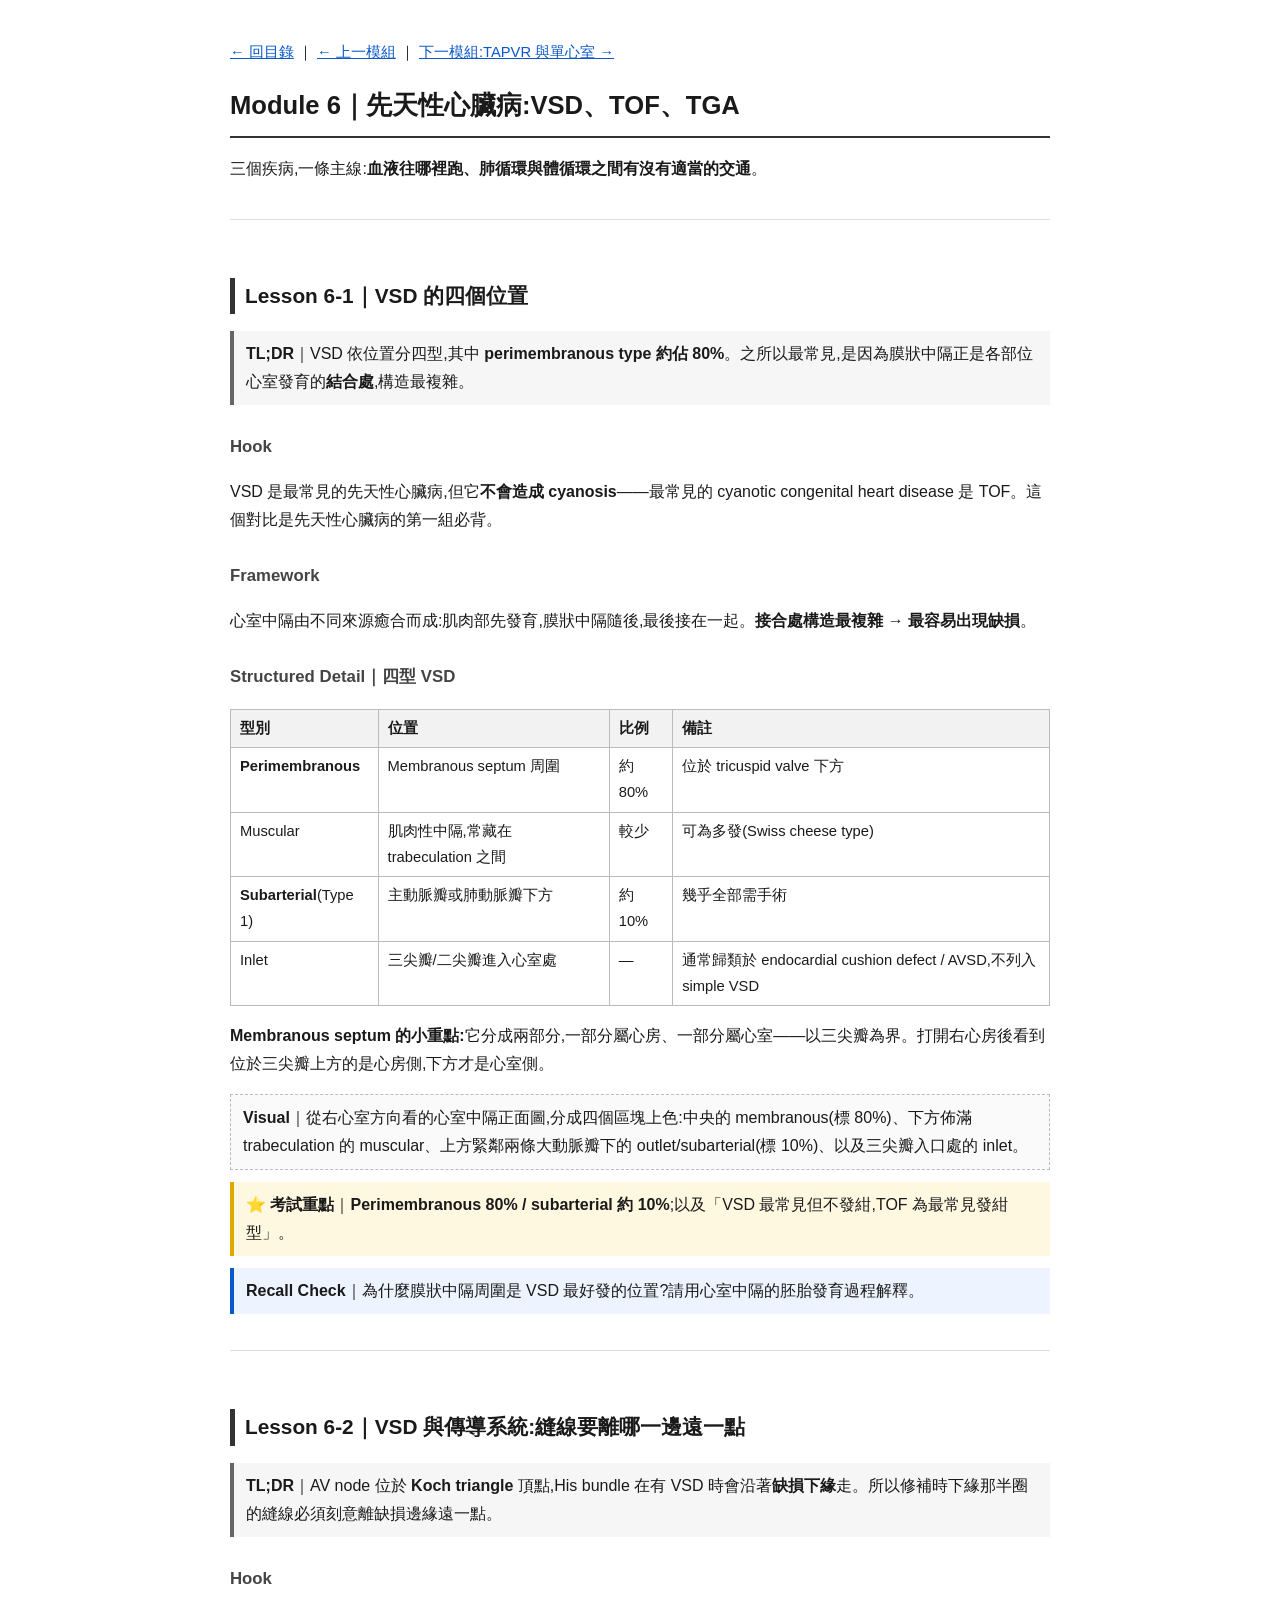
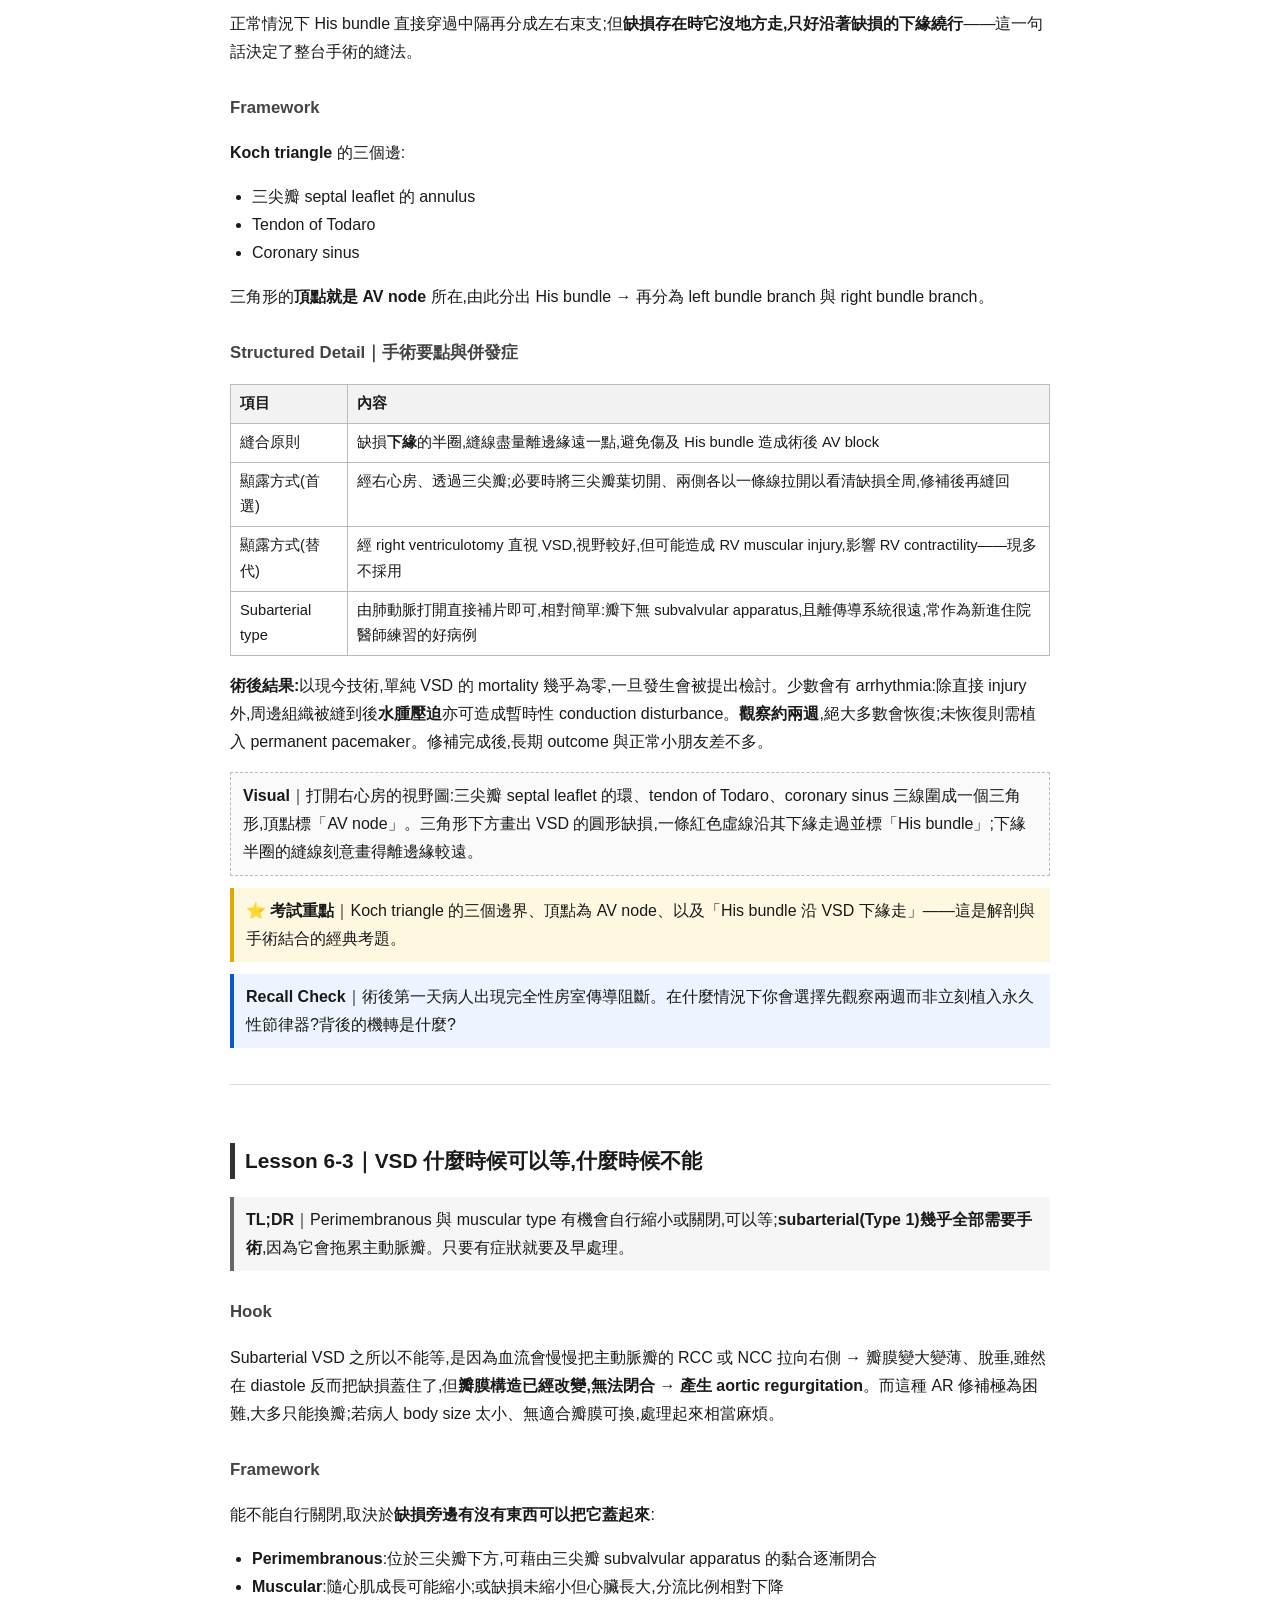
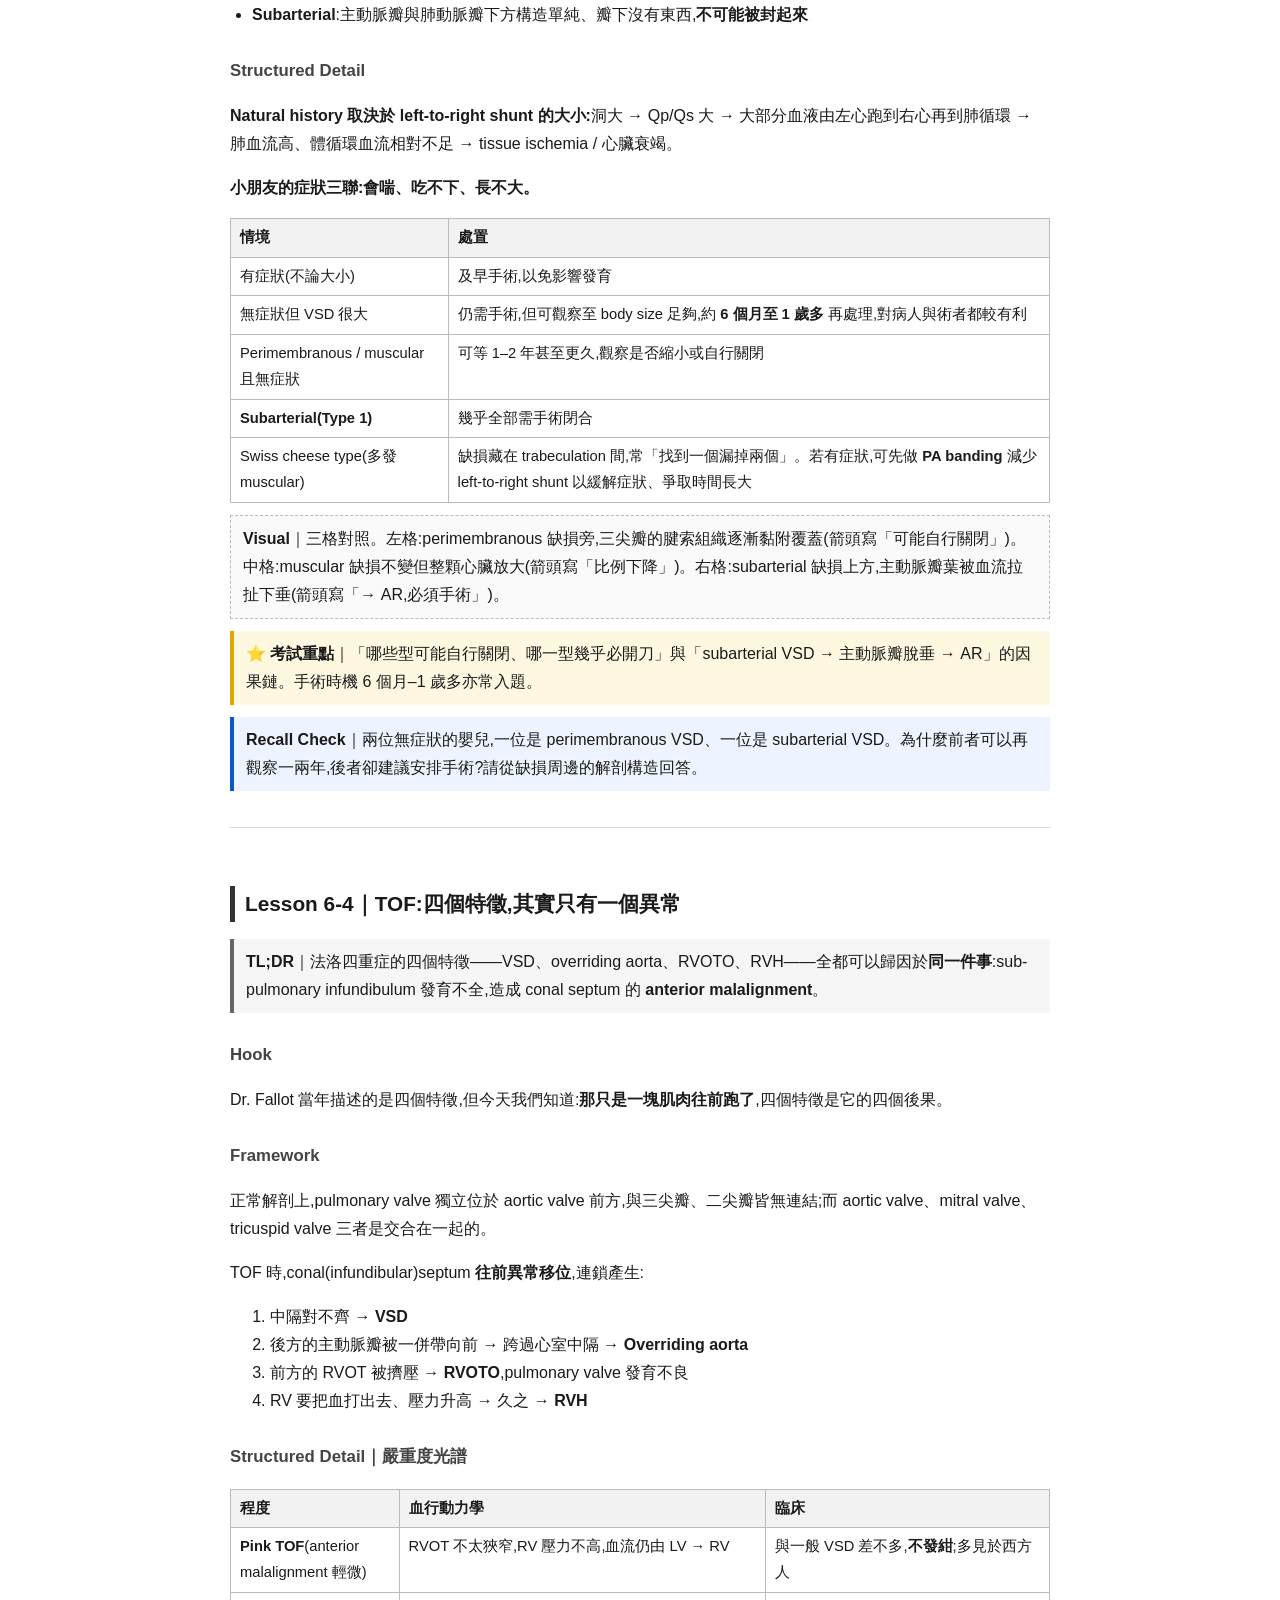
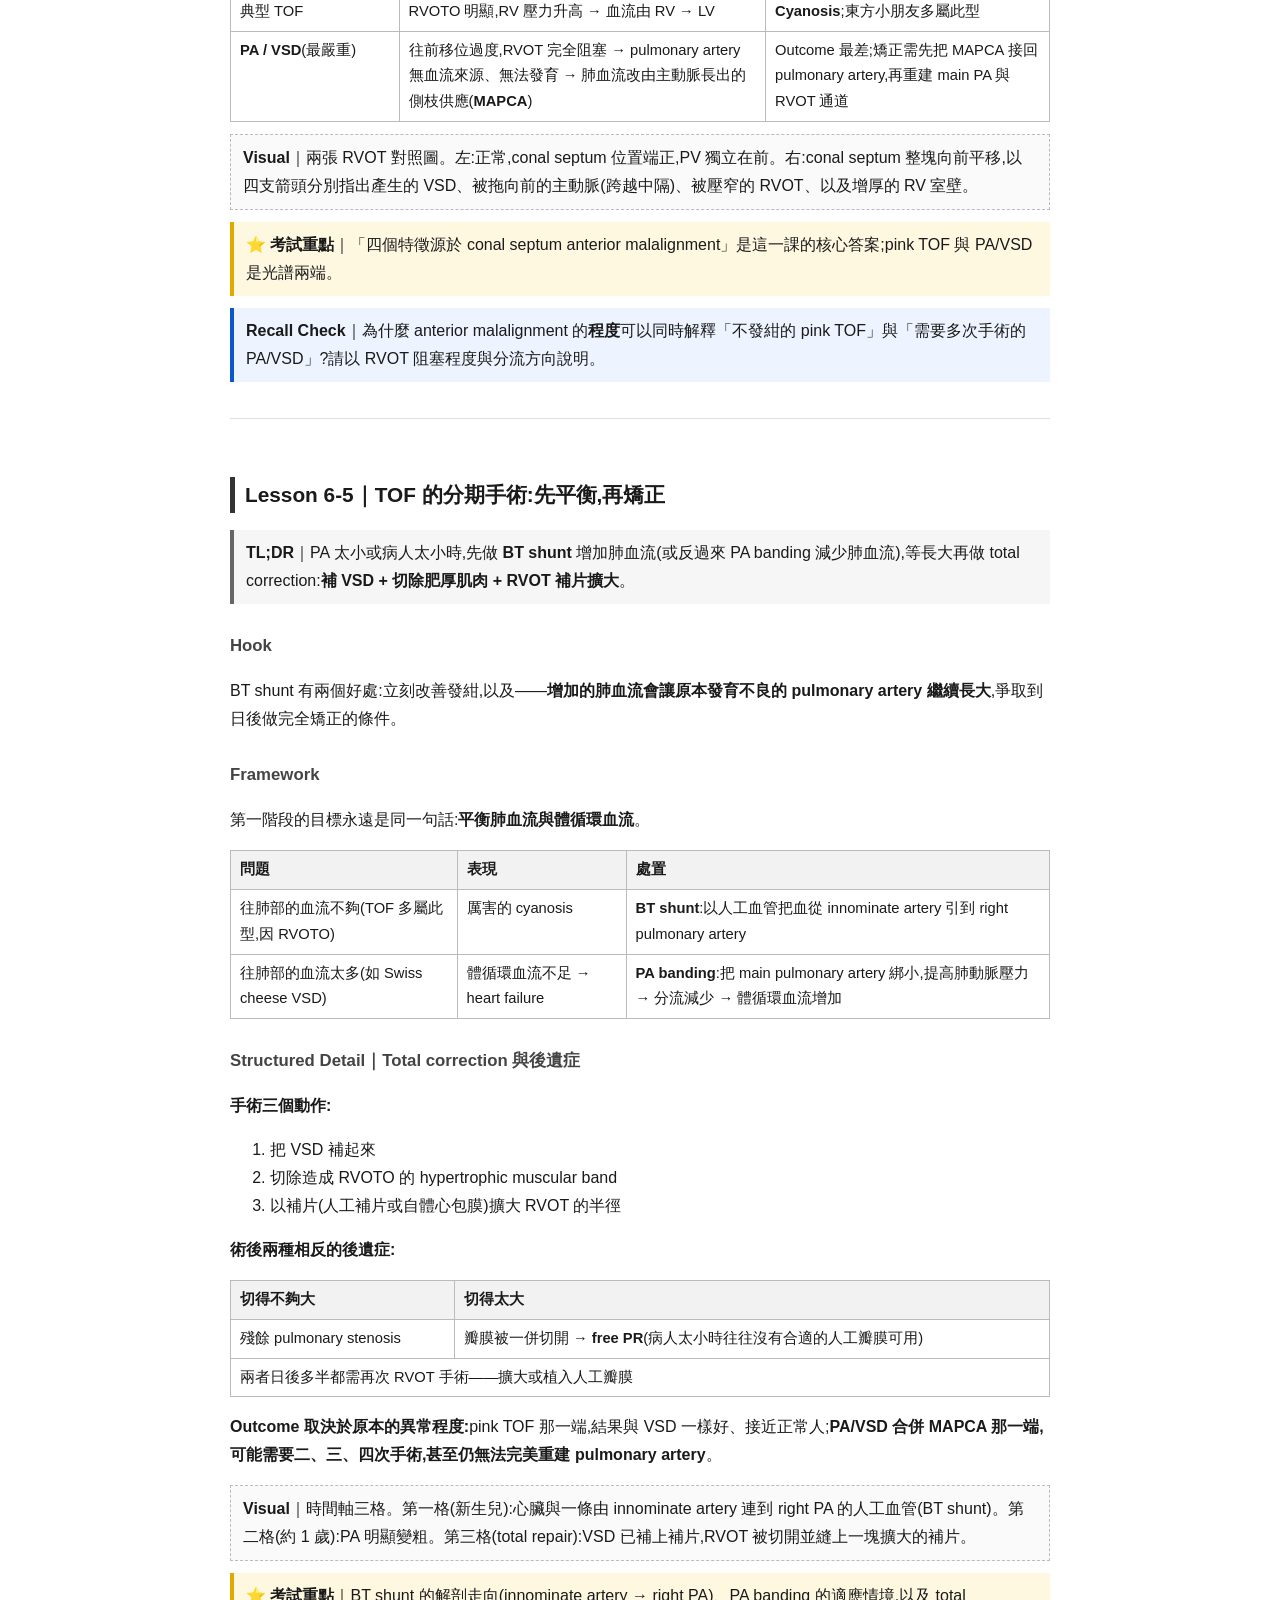
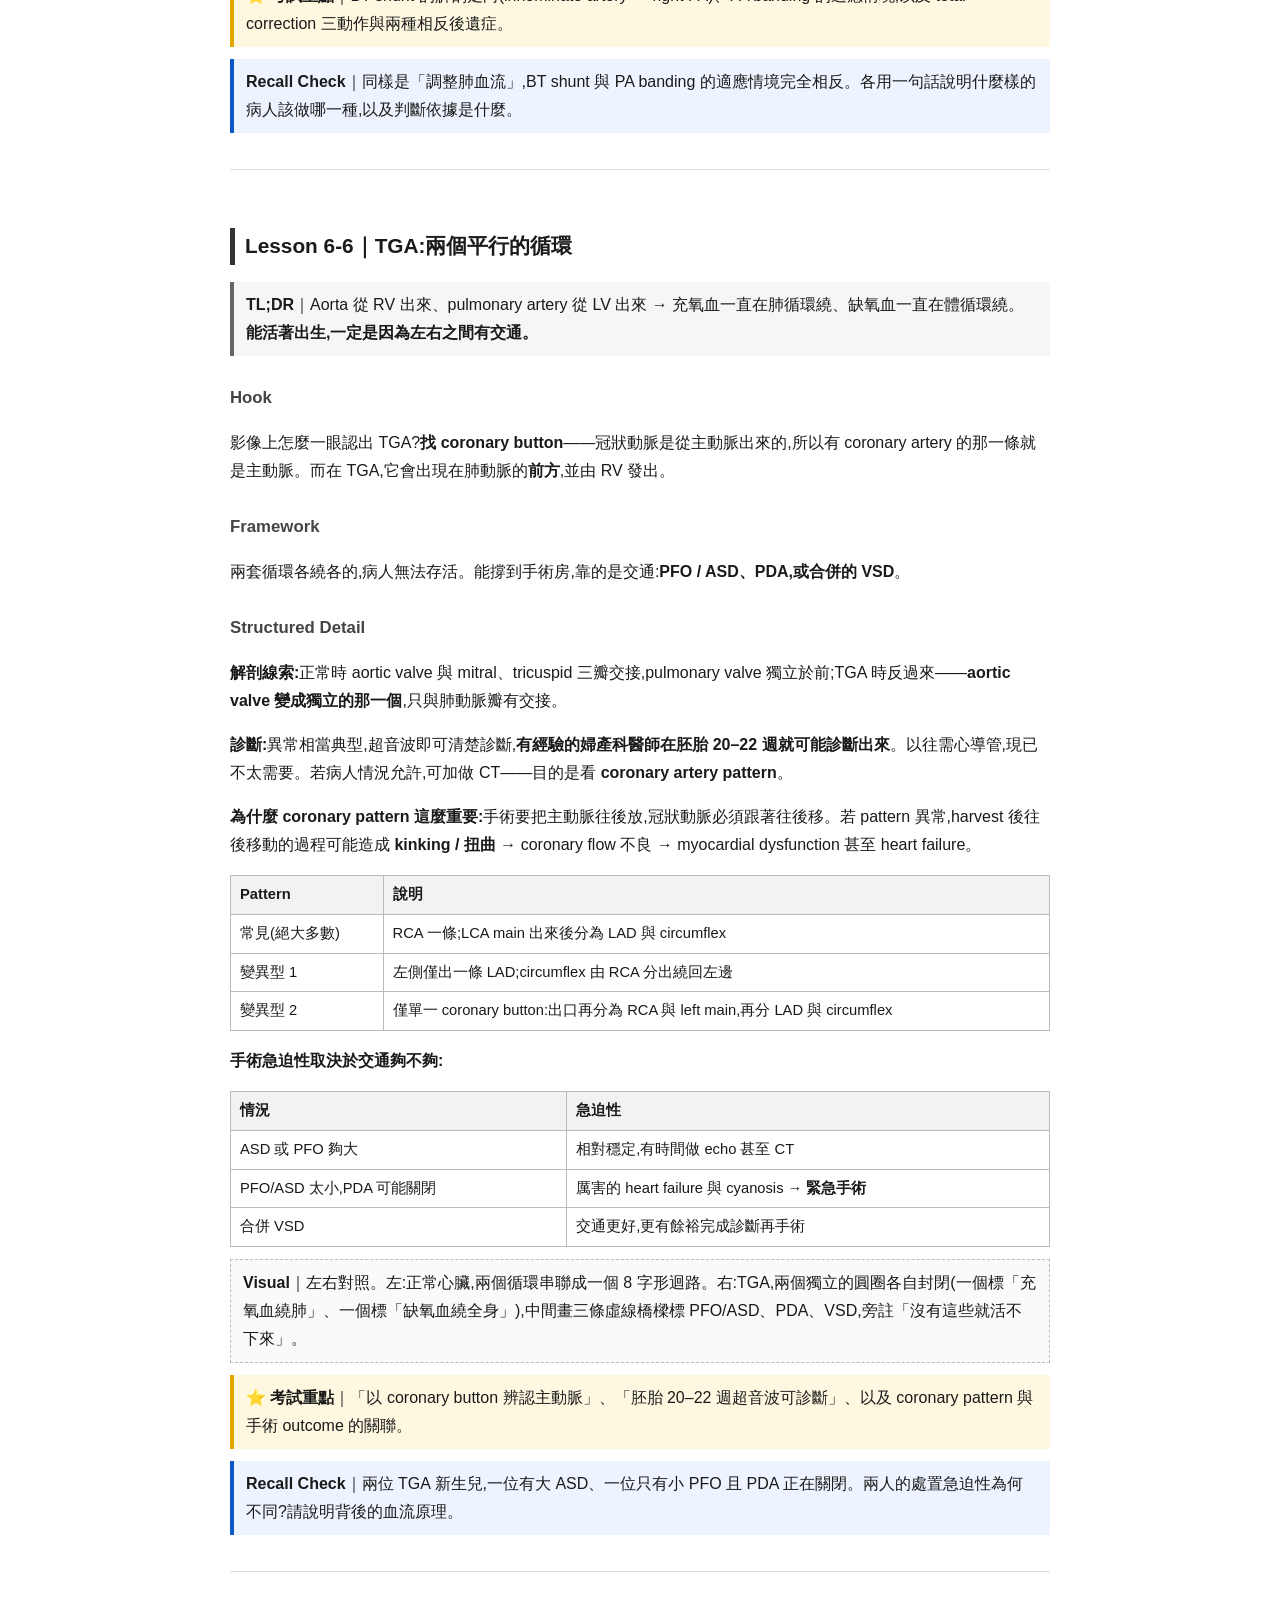
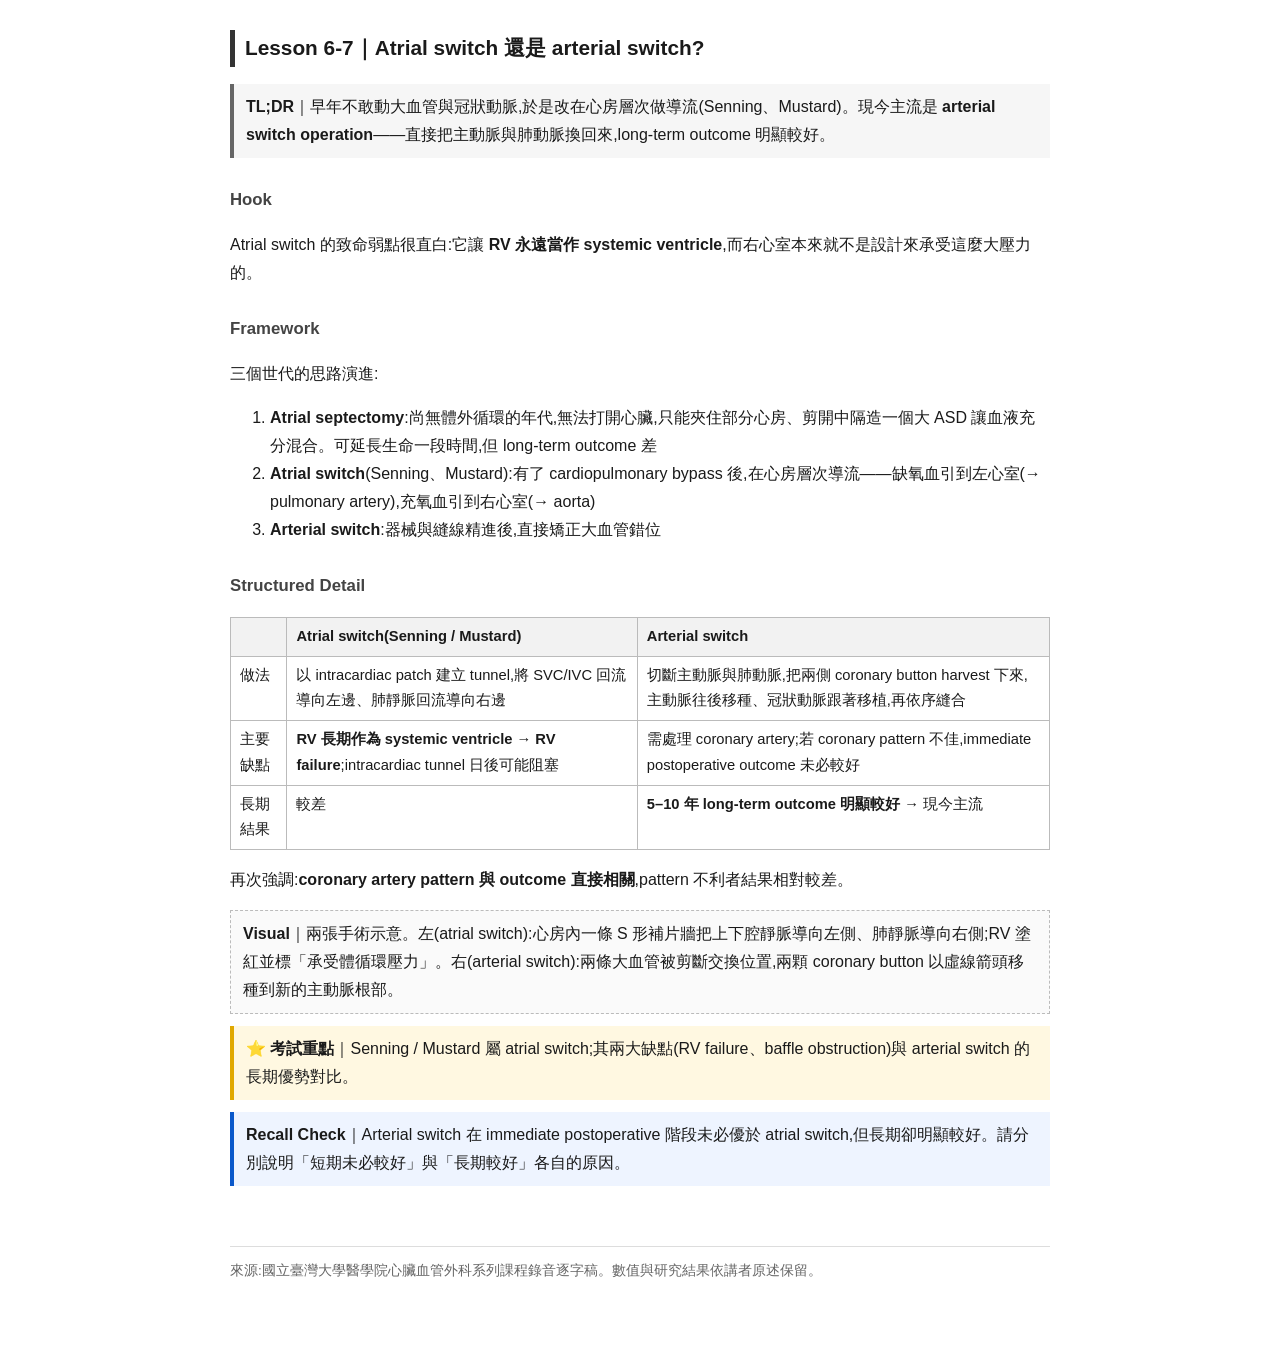
<file: m6.html>
<!DOCTYPE html>
<html lang="zh-Hant"><head><meta charset="utf-8">
<meta name="viewport" content="width=device-width,initial-scale=1">
<title>Module 6｜先天性心臟病:VSD、TOF、TGA</title>
<link rel="stylesheet" href="style.css"></head><body>
<nav><a href="index.html">← 回目錄</a> ｜ <a href="m5.html">← 上一模組</a> ｜ <a href="m7.html">下一模組:TAPVR 與單心室 →</a></nav>
<h1>Module 6｜先天性心臟病:VSD、TOF、TGA</h1>
<p>三個疾病,一條主線:<b>血液往哪裡跑、肺循環與體循環之間有沒有適當的交通</b>。</p>

<article id="6-1">
<h2>Lesson 6-1｜VSD 的四個位置</h2>
<p class="tldr"><b>TL;DR</b>｜VSD 依位置分四型,其中 <b>perimembranous type 約佔 80%</b>。之所以最常見,是因為膜狀中隔正是各部位心室發育的<b>結合處</b>,構造最複雜。</p>

<h3>Hook</h3>
<p>VSD 是最常見的先天性心臟病,但它<b>不會造成 cyanosis</b>——最常見的 cyanotic congenital heart disease 是 TOF。這個對比是先天性心臟病的第一組必背。</p>

<h3>Framework</h3>
<p>心室中隔由不同來源癒合而成:肌肉部先發育,膜狀中隔隨後,最後接在一起。<b>接合處構造最複雜 → 最容易出現缺損</b>。</p>

<h3>Structured Detail｜四型 VSD</h3>
<table>
<tr><th>型別</th><th>位置</th><th>比例</th><th>備註</th></tr>
<tr><td><b>Perimembranous</b></td><td>Membranous septum 周圍</td><td>約 80%</td><td>位於 tricuspid valve 下方</td></tr>
<tr><td>Muscular</td><td>肌肉性中隔,常藏在 trabeculation 之間</td><td>較少</td><td>可為多發(Swiss cheese type)</td></tr>
<tr><td><b>Subarterial</b>(Type 1)</td><td>主動脈瓣或肺動脈瓣下方</td><td>約 10%</td><td>幾乎全部需手術</td></tr>
<tr><td>Inlet</td><td>三尖瓣/二尖瓣進入心室處</td><td>—</td><td>通常歸類於 endocardial cushion defect / AVSD,不列入 simple VSD</td></tr>
</table>
<p><b>Membranous septum 的小重點:</b>它分成兩部分,一部分屬心房、一部分屬心室——以三尖瓣為界。打開右心房後看到位於三尖瓣上方的是心房側,下方才是心室側。</p>

<p class="visual"><b>Visual</b>｜從右心室方向看的心室中隔正面圖,分成四個區塊上色:中央的 membranous(標 80%)、下方佈滿 trabeculation 的 muscular、上方緊鄰兩條大動脈瓣下的 outlet/subarterial(標 10%)、以及三尖瓣入口處的 inlet。</p>

<p class="exam"><b>⭐ 考試重點</b>｜<b>Perimembranous 80% / subarterial 約 10%</b>;以及「VSD 最常見但不發紺,TOF 為最常見發紺型」。</p>

<p class="recall"><b>Recall Check</b>｜為什麼膜狀中隔周圍是 VSD 最好發的位置?請用心室中隔的胚胎發育過程解釋。</p>
</article>

<article id="6-2">
<h2>Lesson 6-2｜VSD 與傳導系統:縫線要離哪一邊遠一點</h2>
<p class="tldr"><b>TL;DR</b>｜AV node 位於 <b>Koch triangle</b> 頂點,His bundle 在有 VSD 時會沿著<b>缺損下緣</b>走。所以修補時下緣那半圈的縫線必須刻意離缺損邊緣遠一點。</p>

<h3>Hook</h3>
<p>正常情況下 His bundle 直接穿過中隔再分成左右束支;但<b>缺損存在時它沒地方走,只好沿著缺損的下緣繞行</b>——這一句話決定了整台手術的縫法。</p>

<h3>Framework</h3>
<p><b>Koch triangle</b> 的三個邊:</p>
<ul>
<li>三尖瓣 septal leaflet 的 annulus</li>
<li>Tendon of Todaro</li>
<li>Coronary sinus</li>
</ul>
<p>三角形的<b>頂點就是 AV node</b> 所在,由此分出 His bundle → 再分為 left bundle branch 與 right bundle branch。</p>

<h3>Structured Detail｜手術要點與併發症</h3>
<table>
<tr><th>項目</th><th>內容</th></tr>
<tr><td>縫合原則</td><td>缺損<b>下緣</b>的半圈,縫線盡量離邊緣遠一點,避免傷及 His bundle 造成術後 AV block</td></tr>
<tr><td>顯露方式(首選)</td><td>經右心房、透過三尖瓣;必要時將三尖瓣葉切開、兩側各以一條線拉開以看清缺損全周,修補後再縫回</td></tr>
<tr><td>顯露方式(替代)</td><td>經 right ventriculotomy 直視 VSD,視野較好,但可能造成 RV muscular injury,影響 RV contractility——現多不採用</td></tr>
<tr><td>Subarterial type</td><td>由肺動脈打開直接補片即可,相對簡單:瓣下無 subvalvular apparatus,且離傳導系統很遠,常作為新進住院醫師練習的好病例</td></tr>
</table>
<p><b>術後結果:</b>以現今技術,單純 VSD 的 mortality 幾乎為零,一旦發生會被提出檢討。少數會有 arrhythmia:除直接 injury 外,周邊組織被縫到後<b>水腫壓迫</b>亦可造成暫時性 conduction disturbance。<b>觀察約兩週</b>,絕大多數會恢復;未恢復則需植入 permanent pacemaker。修補完成後,長期 outcome 與正常小朋友差不多。</p>

<p class="visual"><b>Visual</b>｜打開右心房的視野圖:三尖瓣 septal leaflet 的環、tendon of Todaro、coronary sinus 三線圍成一個三角形,頂點標「AV node」。三角形下方畫出 VSD 的圓形缺損,一條紅色虛線沿其下緣走過並標「His bundle」;下緣半圈的縫線刻意畫得離邊緣較遠。</p>

<p class="exam"><b>⭐ 考試重點</b>｜Koch triangle 的三個邊界、頂點為 AV node、以及「His bundle 沿 VSD 下緣走」——這是解剖與手術結合的經典考題。</p>

<p class="recall"><b>Recall Check</b>｜術後第一天病人出現完全性房室傳導阻斷。在什麼情況下你會選擇先觀察兩週而非立刻植入永久性節律器?背後的機轉是什麼?</p>
</article>

<article id="6-3">
<h2>Lesson 6-3｜VSD 什麼時候可以等,什麼時候不能</h2>
<p class="tldr"><b>TL;DR</b>｜Perimembranous 與 muscular type 有機會自行縮小或關閉,可以等;<b>subarterial(Type 1)幾乎全部需要手術</b>,因為它會拖累主動脈瓣。只要有症狀就要及早處理。</p>

<h3>Hook</h3>
<p>Subarterial VSD 之所以不能等,是因為血流會慢慢把主動脈瓣的 RCC 或 NCC 拉向右側 → 瓣膜變大變薄、脫垂,雖然在 diastole 反而把缺損蓋住了,但<b>瓣膜構造已經改變,無法閉合 → 產生 aortic regurgitation</b>。而這種 AR 修補極為困難,大多只能換瓣;若病人 body size 太小、無適合瓣膜可換,處理起來相當麻煩。</p>

<h3>Framework</h3>
<p>能不能自行關閉,取決於<b>缺損旁邊有沒有東西可以把它蓋起來</b>:</p>
<ul>
<li><b>Perimembranous</b>:位於三尖瓣下方,可藉由三尖瓣 subvalvular apparatus 的黏合逐漸閉合</li>
<li><b>Muscular</b>:隨心肌成長可能縮小;或缺損未縮小但心臟長大,分流比例相對下降</li>
<li><b>Subarterial</b>:主動脈瓣與肺動脈瓣下方構造單純、瓣下沒有東西,<b>不可能被封起來</b></li>
</ul>

<h3>Structured Detail</h3>
<p><b>Natural history 取決於 left-to-right shunt 的大小:</b>洞大 → Qp/Qs 大 → 大部分血液由左心跑到右心再到肺循環 → 肺血流高、體循環血流相對不足 → tissue ischemia / 心臟衰竭。</p>
<p><b>小朋友的症狀三聯:會喘、吃不下、長不大。</b></p>
<table>
<tr><th>情境</th><th>處置</th></tr>
<tr><td>有症狀(不論大小)</td><td>及早手術,以免影響發育</td></tr>
<tr><td>無症狀但 VSD 很大</td><td>仍需手術,但可觀察至 body size 足夠,約 <b>6 個月至 1 歲多</b> 再處理,對病人與術者都較有利</td></tr>
<tr><td>Perimembranous / muscular 且無症狀</td><td>可等 1–2 年甚至更久,觀察是否縮小或自行關閉</td></tr>
<tr><td><b>Subarterial(Type 1)</b></td><td>幾乎全部需手術閉合</td></tr>
<tr><td>Swiss cheese type(多發 muscular)</td><td>缺損藏在 trabeculation 間,常「找到一個漏掉兩個」。若有症狀,可先做 <b>PA banding</b> 減少 left-to-right shunt 以緩解症狀、爭取時間長大</td></tr>
</table>

<p class="visual"><b>Visual</b>｜三格對照。左格:perimembranous 缺損旁,三尖瓣的腱索組織逐漸黏附覆蓋(箭頭寫「可能自行關閉」)。中格:muscular 缺損不變但整顆心臟放大(箭頭寫「比例下降」)。右格:subarterial 缺損上方,主動脈瓣葉被血流拉扯下垂(箭頭寫「→ AR,必須手術」)。</p>

<p class="exam"><b>⭐ 考試重點</b>｜「哪些型可能自行關閉、哪一型幾乎必開刀」與「subarterial VSD → 主動脈瓣脫垂 → AR」的因果鏈。手術時機 6 個月–1 歲多亦常入題。</p>

<p class="recall"><b>Recall Check</b>｜兩位無症狀的嬰兒,一位是 perimembranous VSD、一位是 subarterial VSD。為什麼前者可以再觀察一兩年,後者卻建議安排手術?請從缺損周邊的解剖構造回答。</p>
</article>

<article id="6-4">
<h2>Lesson 6-4｜TOF:四個特徵,其實只有一個異常</h2>
<p class="tldr"><b>TL;DR</b>｜法洛四重症的四個特徵——VSD、overriding aorta、RVOTO、RVH——全都可以歸因於<b>同一件事</b>:sub-pulmonary infundibulum 發育不全,造成 conal septum 的 <b>anterior malalignment</b>。</p>

<h3>Hook</h3>
<p>Dr. Fallot 當年描述的是四個特徵,但今天我們知道:<b>那只是一塊肌肉往前跑了</b>,四個特徵是它的四個後果。</p>

<h3>Framework</h3>
<p>正常解剖上,pulmonary valve 獨立位於 aortic valve 前方,與三尖瓣、二尖瓣皆無連結;而 aortic valve、mitral valve、tricuspid valve 三者是交合在一起的。</p>
<p>TOF 時,conal(infundibular)septum <b>往前異常移位</b>,連鎖產生:</p>
<ol>
<li>中隔對不齊 → <b>VSD</b></li>
<li>後方的主動脈瓣被一併帶向前 → 跨過心室中隔 → <b>Overriding aorta</b></li>
<li>前方的 RVOT 被擠壓 → <b>RVOTO</b>,pulmonary valve 發育不良</li>
<li>RV 要把血打出去、壓力升高 → 久之 → <b>RVH</b></li>
</ol>

<h3>Structured Detail｜嚴重度光譜</h3>
<table>
<tr><th>程度</th><th>血行動力學</th><th>臨床</th></tr>
<tr><td><b>Pink TOF</b>(anterior malalignment 輕微)</td><td>RVOT 不太狹窄,RV 壓力不高,血流仍由 LV → RV</td><td>與一般 VSD 差不多,<b>不發紺</b>;多見於西方人</td></tr>
<tr><td>典型 TOF</td><td>RVOTO 明顯,RV 壓力升高 → 血流由 RV → LV</td><td><b>Cyanosis</b>;東方小朋友多屬此型</td></tr>
<tr><td><b>PA / VSD</b>(最嚴重)</td><td>往前移位過度,RVOT 完全阻塞 → pulmonary artery 無血流來源、無法發育 → 肺血流改由主動脈長出的側枝供應(<b>MAPCA</b>)</td><td>Outcome 最差;矯正需先把 MAPCA 接回 pulmonary artery,再重建 main PA 與 RVOT 通道</td></tr>
</table>

<p class="visual"><b>Visual</b>｜兩張 RVOT 對照圖。左:正常,conal septum 位置端正,PV 獨立在前。右:conal septum 整塊向前平移,以四支箭頭分別指出產生的 VSD、被拖向前的主動脈(跨越中隔)、被壓窄的 RVOT、以及增厚的 RV 室壁。</p>

<p class="exam"><b>⭐ 考試重點</b>｜「四個特徵源於 conal septum anterior malalignment」是這一課的核心答案;pink TOF 與 PA/VSD 是光譜兩端。</p>

<p class="recall"><b>Recall Check</b>｜為什麼 anterior malalignment 的<b>程度</b>可以同時解釋「不發紺的 pink TOF」與「需要多次手術的 PA/VSD」?請以 RVOT 阻塞程度與分流方向說明。</p>
</article>

<article id="6-5">
<h2>Lesson 6-5｜TOF 的分期手術:先平衡,再矯正</h2>
<p class="tldr"><b>TL;DR</b>｜PA 太小或病人太小時,先做 <b>BT shunt</b> 增加肺血流(或反過來 PA banding 減少肺血流),等長大再做 total correction:<b>補 VSD + 切除肥厚肌肉 + RVOT 補片擴大</b>。</p>

<h3>Hook</h3>
<p>BT shunt 有兩個好處:立刻改善發紺,以及——<b>增加的肺血流會讓原本發育不良的 pulmonary artery 繼續長大</b>,爭取到日後做完全矯正的條件。</p>

<h3>Framework</h3>
<p>第一階段的目標永遠是同一句話:<b>平衡肺血流與體循環血流</b>。</p>
<table>
<tr><th>問題</th><th>表現</th><th>處置</th></tr>
<tr><td>往肺部的血流不夠(TOF 多屬此型,因 RVOTO)</td><td>厲害的 cyanosis</td><td><b>BT shunt</b>:以人工血管把血從 innominate artery 引到 right pulmonary artery</td></tr>
<tr><td>往肺部的血流太多(如 Swiss cheese VSD)</td><td>體循環血流不足 → heart failure</td><td><b>PA banding</b>:把 main pulmonary artery 綁小,提高肺動脈壓力 → 分流減少 → 體循環血流增加</td></tr>
</table>

<h3>Structured Detail｜Total correction 與後遺症</h3>
<p><b>手術三個動作:</b></p>
<ol>
<li>把 VSD 補起來</li>
<li>切除造成 RVOTO 的 hypertrophic muscular band</li>
<li>以補片(人工補片或自體心包膜)擴大 RVOT 的半徑</li>
</ol>
<p><b>術後兩種相反的後遺症:</b></p>
<table>
<tr><th>切得不夠大</th><th>切得太大</th></tr>
<tr><td>殘餘 pulmonary stenosis</td><td>瓣膜被一併切開 → <b>free PR</b>(病人太小時往往沒有合適的人工瓣膜可用)</td></tr>
<tr><td colspan="2">兩者日後多半都需再次 RVOT 手術——擴大或植入人工瓣膜</td></tr>
</table>
<p><b>Outcome 取決於原本的異常程度:</b>pink TOF 那一端,結果與 VSD 一樣好、接近正常人;<b>PA/VSD 合併 MAPCA 那一端,可能需要二、三、四次手術,甚至仍無法完美重建 pulmonary artery</b>。</p>

<p class="visual"><b>Visual</b>｜時間軸三格。第一格(新生兒):心臟與一條由 innominate artery 連到 right PA 的人工血管(BT shunt)。第二格(約 1 歲):PA 明顯變粗。第三格(total repair):VSD 已補上補片,RVOT 被切開並縫上一塊擴大的補片。</p>

<p class="exam"><b>⭐ 考試重點</b>｜BT shunt 的解剖走向(innominate artery → right PA)、PA banding 的適應情境,以及 total correction 三動作與兩種相反後遺症。</p>

<p class="recall"><b>Recall Check</b>｜同樣是「調整肺血流」,BT shunt 與 PA banding 的適應情境完全相反。各用一句話說明什麼樣的病人該做哪一種,以及判斷依據是什麼。</p>
</article>

<article id="6-6">
<h2>Lesson 6-6｜TGA:兩個平行的循環</h2>
<p class="tldr"><b>TL;DR</b>｜Aorta 從 RV 出來、pulmonary artery 從 LV 出來 → 充氧血一直在肺循環繞、缺氧血一直在體循環繞。<b>能活著出生,一定是因為左右之間有交通。</b></p>

<h3>Hook</h3>
<p>影像上怎麼一眼認出 TGA?<b>找 coronary button</b>——冠狀動脈是從主動脈出來的,所以有 coronary artery 的那一條就是主動脈。而在 TGA,它會出現在肺動脈的<b>前方</b>,並由 RV 發出。</p>

<h3>Framework</h3>
<p>兩套循環各繞各的,病人無法存活。能撐到手術房,靠的是交通:<b>PFO / ASD、PDA,或合併的 VSD</b>。</p>

<h3>Structured Detail</h3>
<p><b>解剖線索:</b>正常時 aortic valve 與 mitral、tricuspid 三瓣交接,pulmonary valve 獨立於前;TGA 時反過來——<b>aortic valve 變成獨立的那一個</b>,只與肺動脈瓣有交接。</p>
<p><b>診斷:</b>異常相當典型,超音波即可清楚診斷,<b>有經驗的婦產科醫師在胚胎 20–22 週就可能診斷出來</b>。以往需心導管,現已不太需要。若病人情況允許,可加做 CT——目的是看 <b>coronary artery pattern</b>。</p>
<p><b>為什麼 coronary pattern 這麼重要:</b>手術要把主動脈往後放,冠狀動脈必須跟著往後移。若 pattern 異常,harvest 後往後移動的過程可能造成 <b>kinking / 扭曲</b> → coronary flow 不良 → myocardial dysfunction 甚至 heart failure。</p>
<table>
<tr><th>Pattern</th><th>說明</th></tr>
<tr><td>常見(絕大多數)</td><td>RCA 一條;LCA main 出來後分為 LAD 與 circumflex</td></tr>
<tr><td>變異型 1</td><td>左側僅出一條 LAD;circumflex 由 RCA 分出繞回左邊</td></tr>
<tr><td>變異型 2</td><td>僅單一 coronary button:出口再分為 RCA 與 left main,再分 LAD 與 circumflex</td></tr>
</table>
<p><b>手術急迫性取決於交通夠不夠:</b></p>
<table>
<tr><th>情況</th><th>急迫性</th></tr>
<tr><td>ASD 或 PFO 夠大</td><td>相對穩定,有時間做 echo 甚至 CT</td></tr>
<tr><td>PFO/ASD 太小,PDA 可能關閉</td><td>厲害的 heart failure 與 cyanosis → <b>緊急手術</b></td></tr>
<tr><td>合併 VSD</td><td>交通更好,更有餘裕完成診斷再手術</td></tr>
</table>

<p class="visual"><b>Visual</b>｜左右對照。左:正常心臟,兩個循環串聯成一個 8 字形迴路。右:TGA,兩個獨立的圓圈各自封閉(一個標「充氧血繞肺」、一個標「缺氧血繞全身」),中間畫三條虛線橋樑標 PFO/ASD、PDA、VSD,旁註「沒有這些就活不下來」。</p>

<p class="exam"><b>⭐ 考試重點</b>｜「以 coronary button 辨認主動脈」、「胚胎 20–22 週超音波可診斷」、以及 coronary pattern 與手術 outcome 的關聯。</p>

<p class="recall"><b>Recall Check</b>｜兩位 TGA 新生兒,一位有大 ASD、一位只有小 PFO 且 PDA 正在關閉。兩人的處置急迫性為何不同?請說明背後的血流原理。</p>
</article>

<article id="6-7">
<h2>Lesson 6-7｜Atrial switch 還是 arterial switch?</h2>
<p class="tldr"><b>TL;DR</b>｜早年不敢動大血管與冠狀動脈,於是改在心房層次做導流(Senning、Mustard)。現今主流是 <b>arterial switch operation</b>——直接把主動脈與肺動脈換回來,long-term outcome 明顯較好。</p>

<h3>Hook</h3>
<p>Atrial switch 的致命弱點很直白:它讓 <b>RV 永遠當作 systemic ventricle</b>,而右心室本來就不是設計來承受這麼大壓力的。</p>

<h3>Framework</h3>
<p>三個世代的思路演進:</p>
<ol>
<li><b>Atrial septectomy</b>:尚無體外循環的年代,無法打開心臟,只能夾住部分心房、剪開中隔造一個大 ASD 讓血液充分混合。可延長生命一段時間,但 long-term outcome 差</li>
<li><b>Atrial switch</b>(Senning、Mustard):有了 cardiopulmonary bypass 後,在心房層次導流——缺氧血引到左心室(→ pulmonary artery),充氧血引到右心室(→ aorta)</li>
<li><b>Arterial switch</b>:器械與縫線精進後,直接矯正大血管錯位</li>
</ol>

<h3>Structured Detail</h3>
<table>
<tr><th></th><th>Atrial switch(Senning / Mustard)</th><th>Arterial switch</th></tr>
<tr><td>做法</td><td>以 intracardiac patch 建立 tunnel,將 SVC/IVC 回流導向左邊、肺靜脈回流導向右邊</td><td>切斷主動脈與肺動脈,把兩側 coronary button harvest 下來,主動脈往後移種、冠狀動脈跟著移植,再依序縫合</td></tr>
<tr><td>主要缺點</td><td><b>RV 長期作為 systemic ventricle → RV failure</b>;intracardiac tunnel 日後可能阻塞</td><td>需處理 coronary artery;若 coronary pattern 不佳,immediate postoperative outcome 未必較好</td></tr>
<tr><td>長期結果</td><td>較差</td><td><b>5–10 年 long-term outcome 明顯較好</b> → 現今主流</td></tr>
</table>
<p>再次強調:<b>coronary artery pattern 與 outcome 直接相關</b>,pattern 不利者結果相對較差。</p>

<p class="visual"><b>Visual</b>｜兩張手術示意。左(atrial switch):心房內一條 S 形補片牆把上下腔靜脈導向左側、肺靜脈導向右側;RV 塗紅並標「承受體循環壓力」。右(arterial switch):兩條大血管被剪斷交換位置,兩顆 coronary button 以虛線箭頭移種到新的主動脈根部。</p>

<p class="exam"><b>⭐ 考試重點</b>｜Senning / Mustard 屬 atrial switch;其兩大缺點(RV failure、baffle obstruction)與 arterial switch 的長期優勢對比。</p>

<p class="recall"><b>Recall Check</b>｜Arterial switch 在 immediate postoperative 階段未必優於 atrial switch,但長期卻明顯較好。請分別說明「短期未必較好」與「長期較好」各自的原因。</p>
</article>

<footer>來源:國立臺灣大學醫學院心臟血管外科系列課程錄音逐字稿。數值與研究結果依講者原述保留。</footer>
</body></html>
</file>
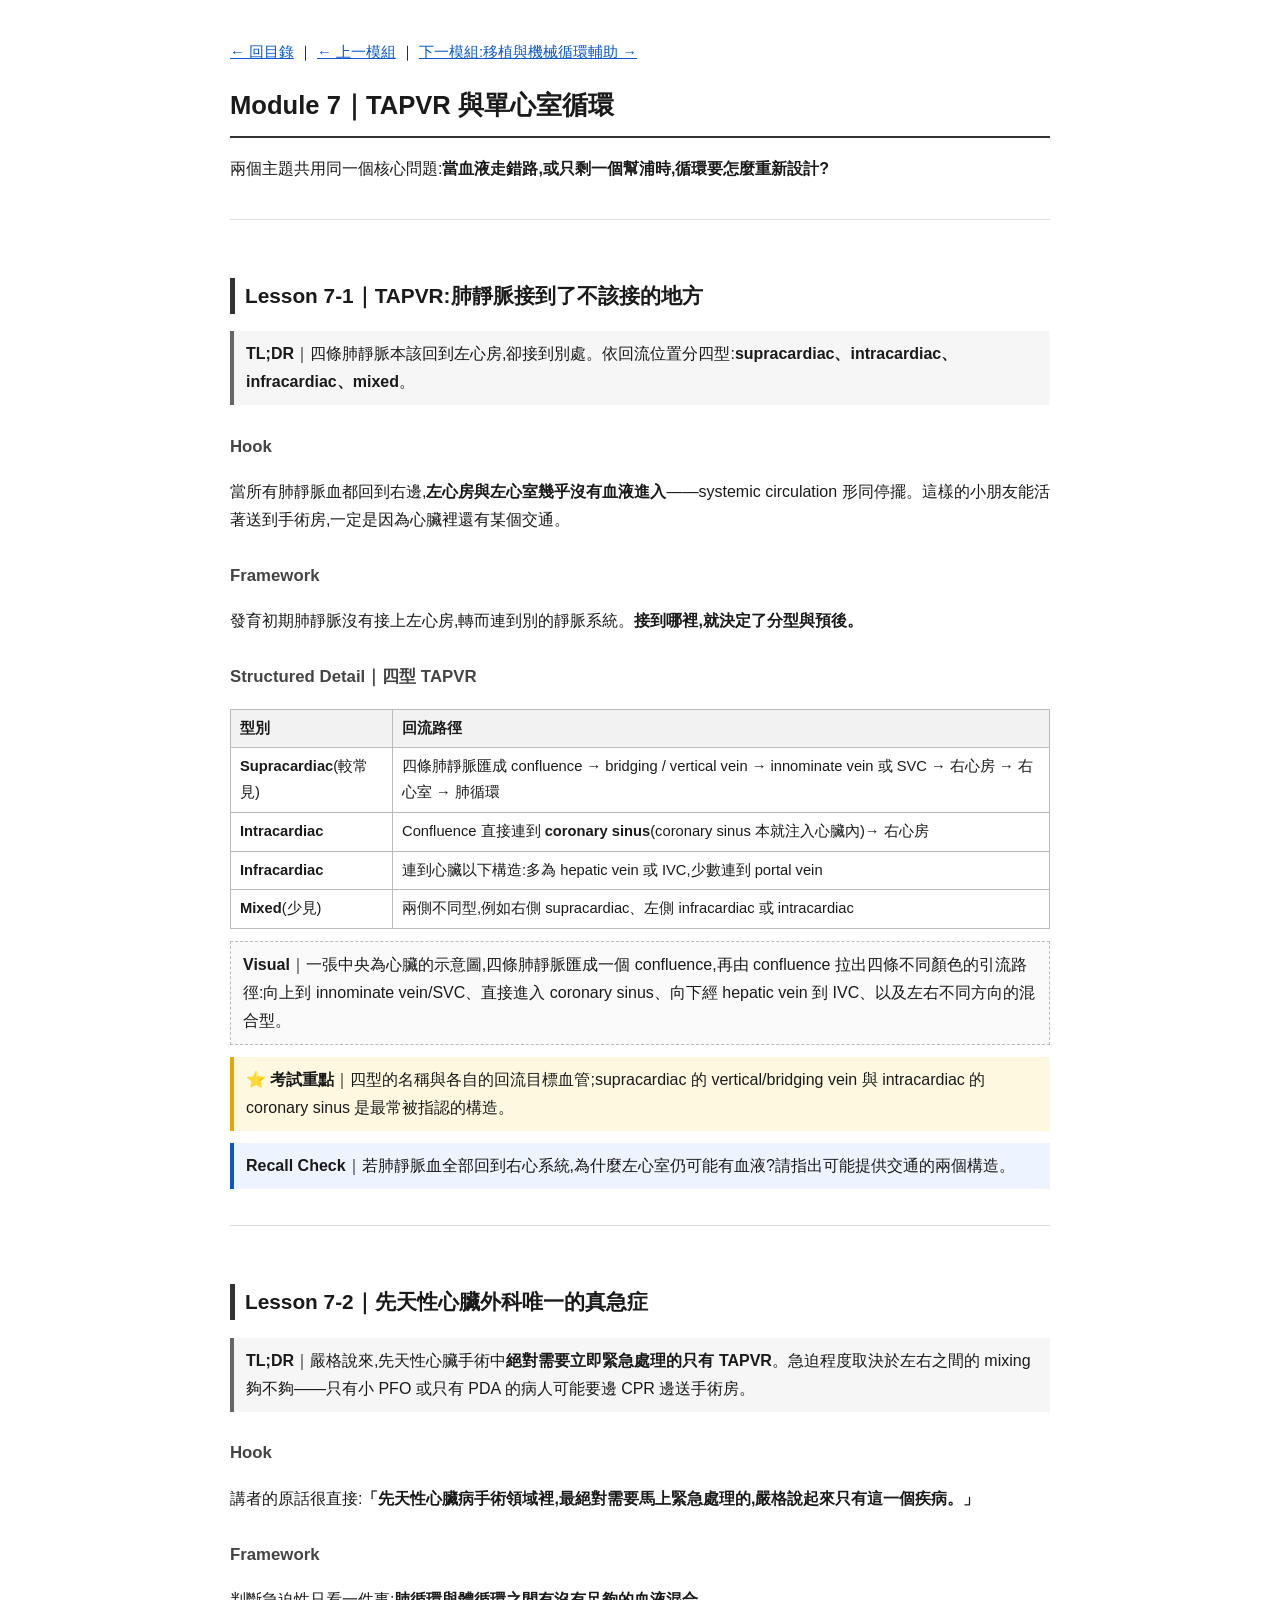
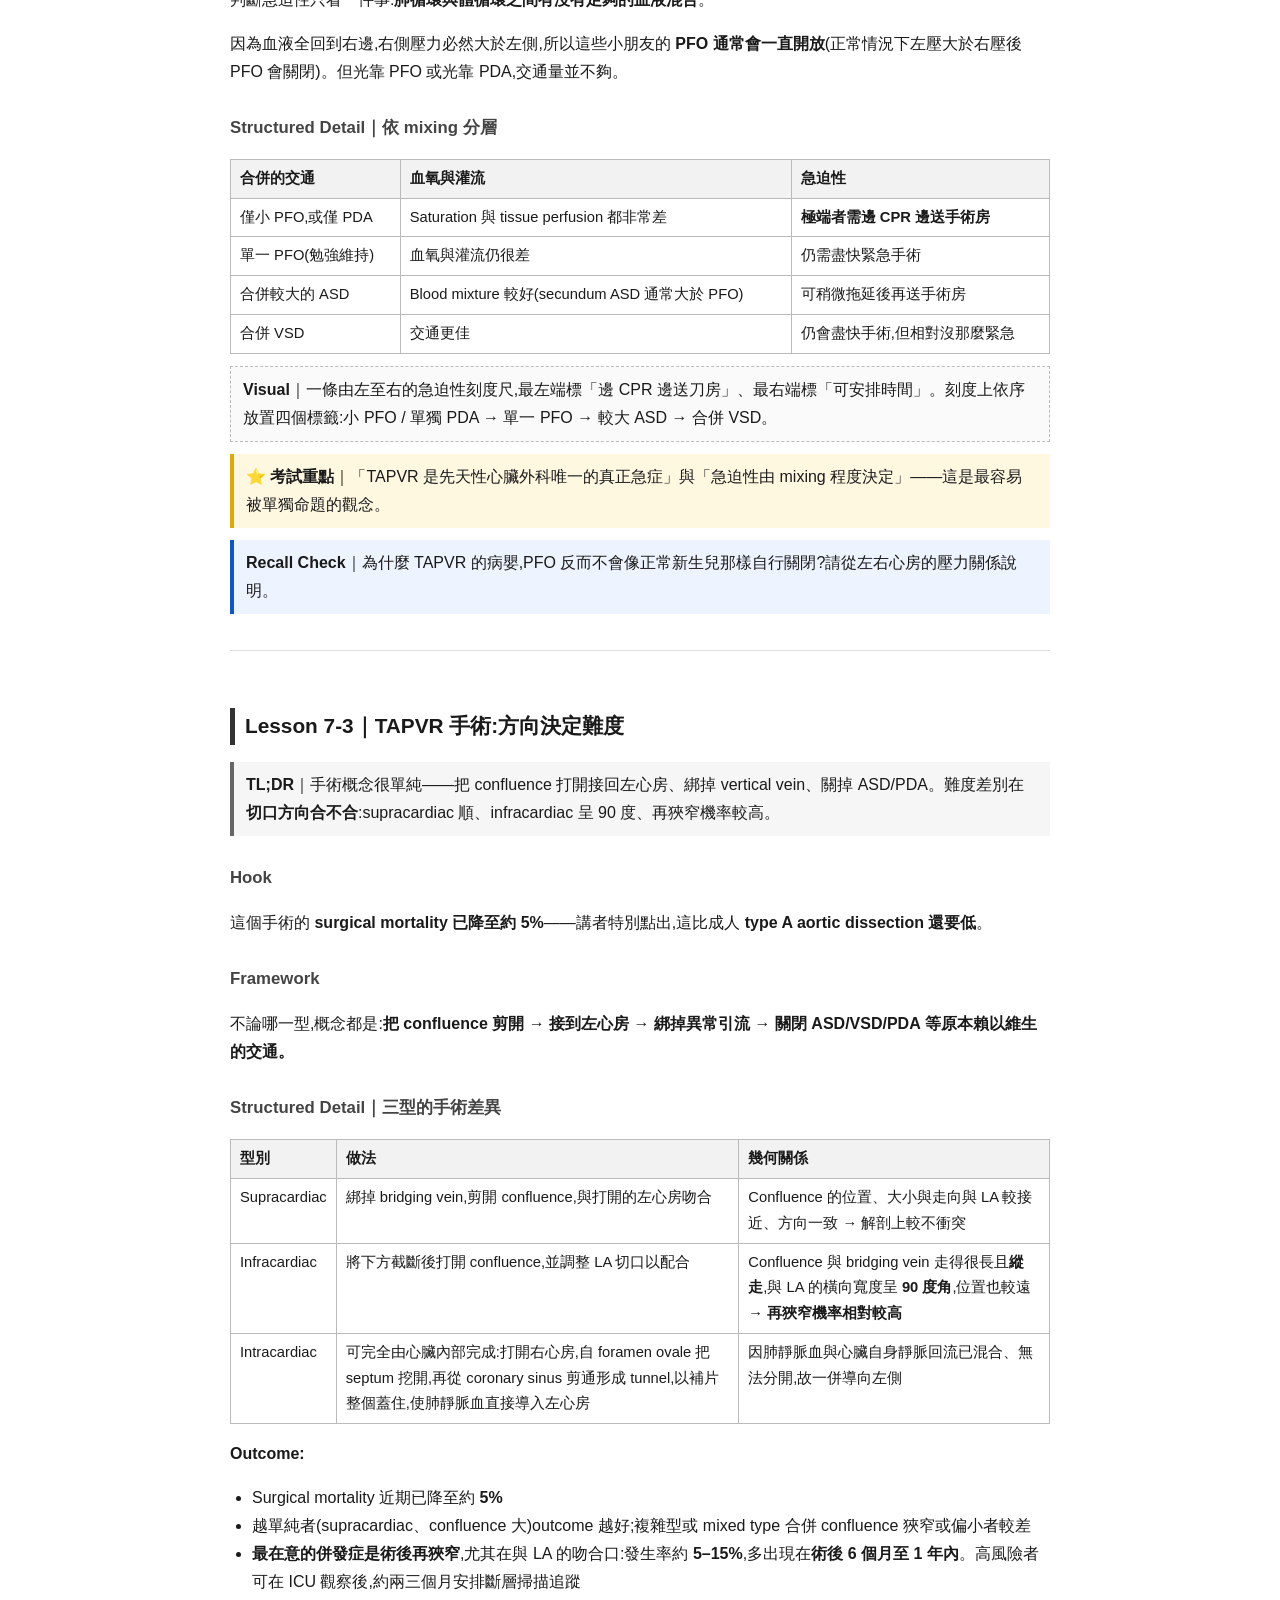
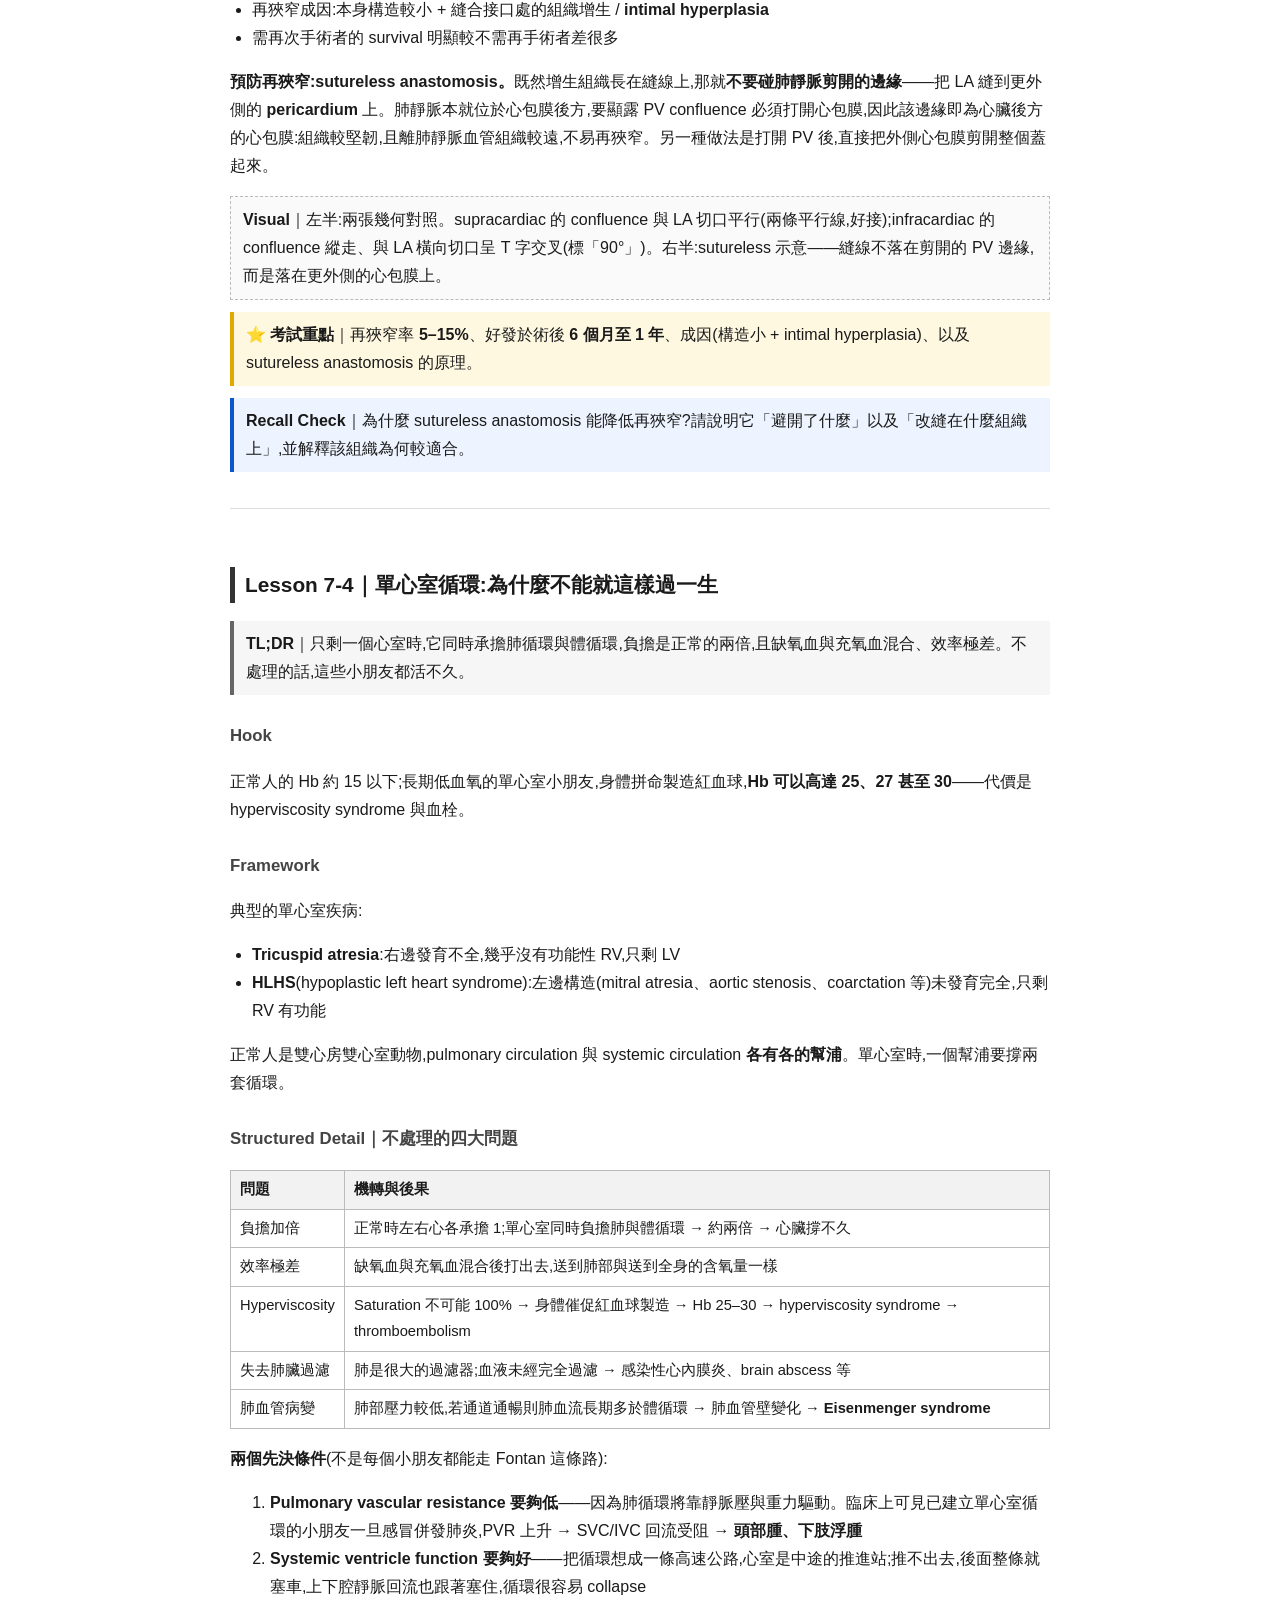
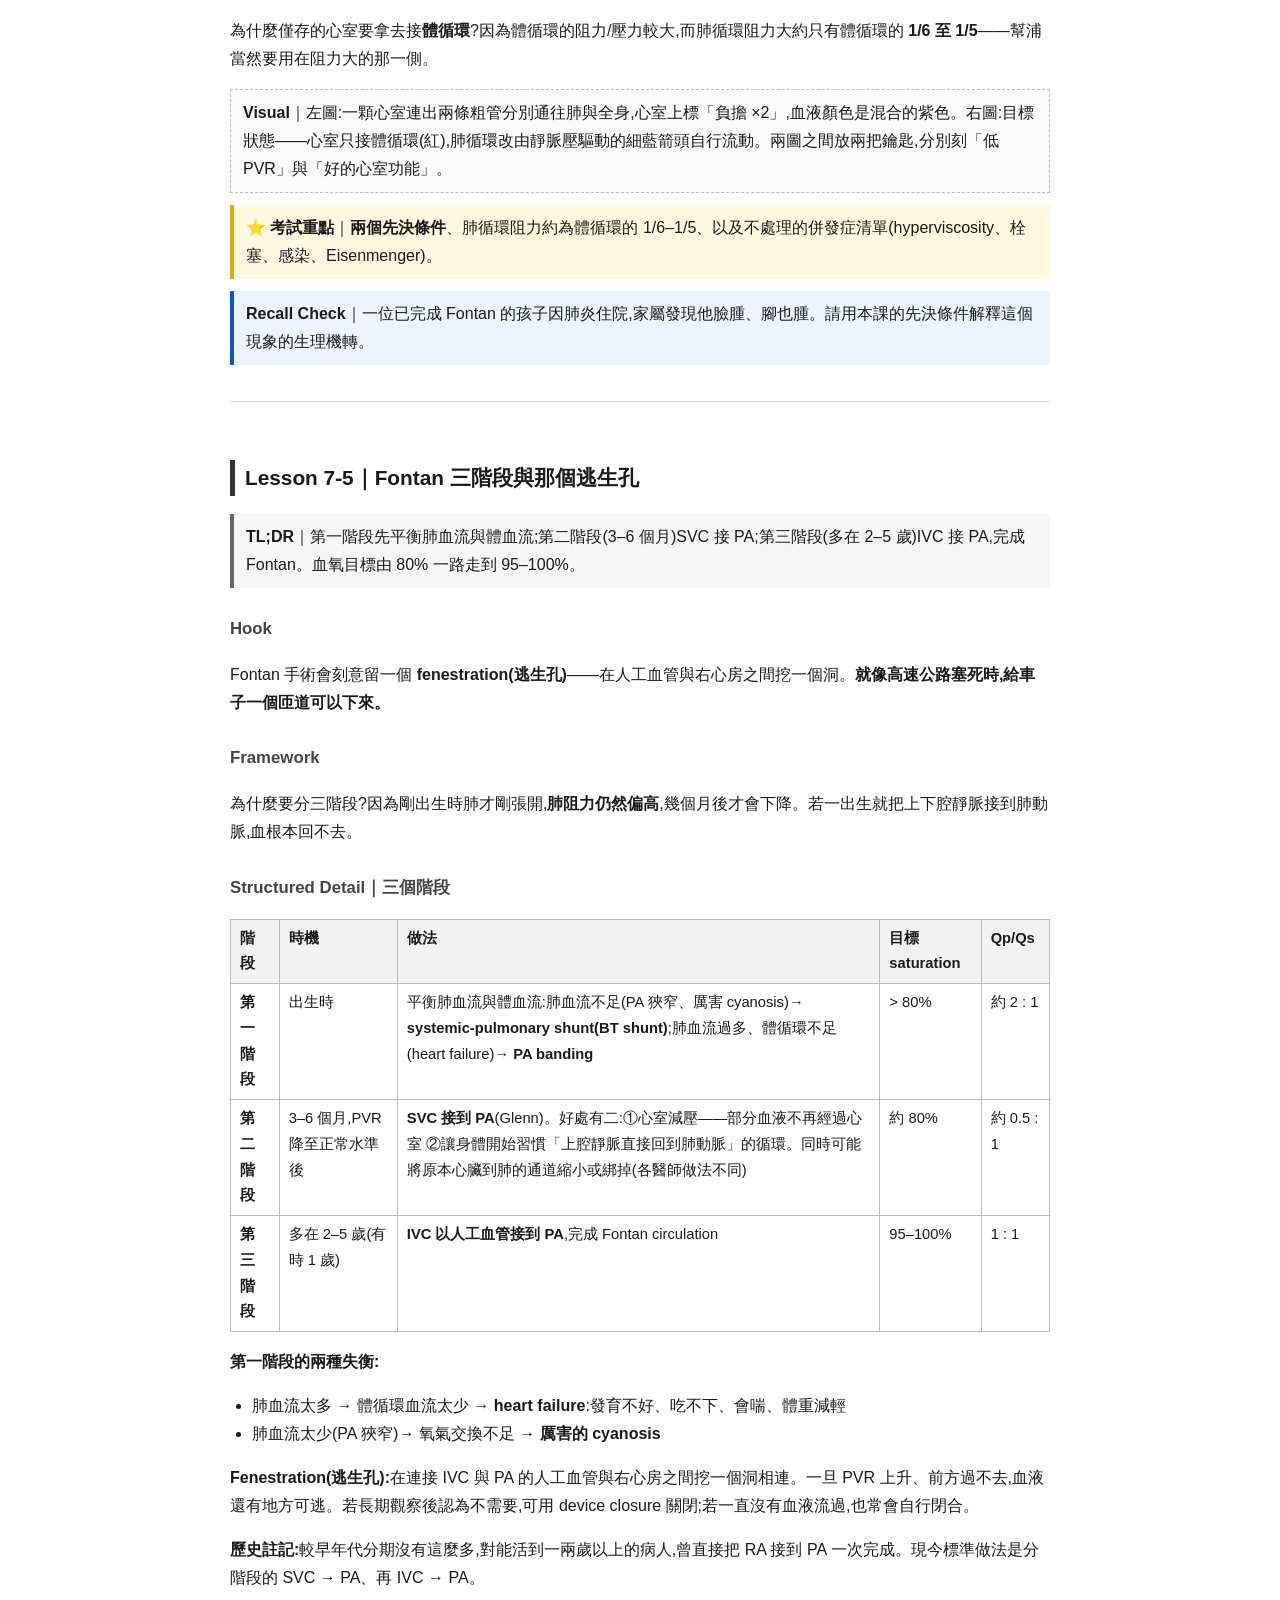
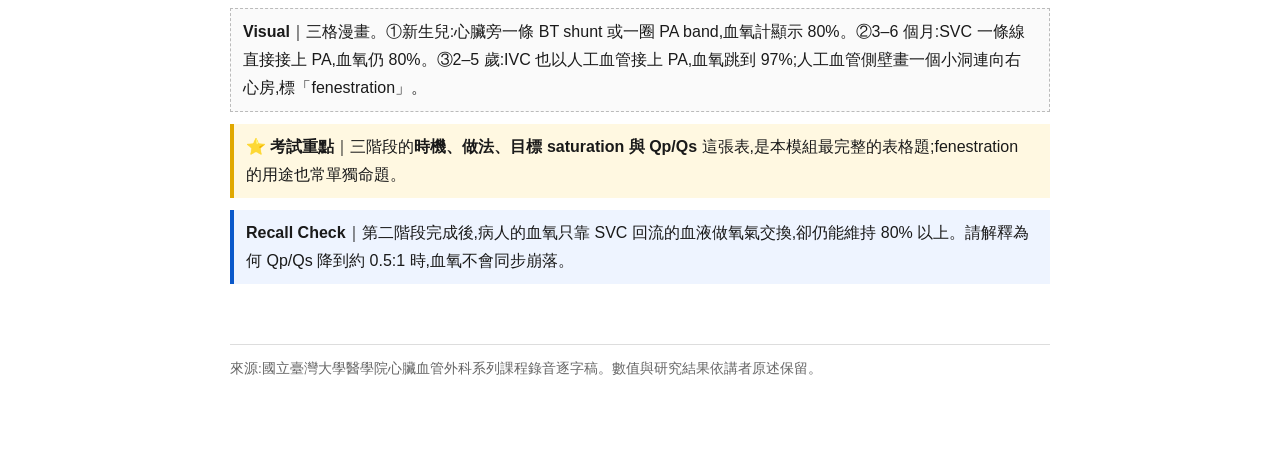
<file: m7.html>
<!DOCTYPE html>
<html lang="zh-Hant"><head><meta charset="utf-8">
<meta name="viewport" content="width=device-width,initial-scale=1">
<title>Module 7｜TAPVR 與單心室循環</title>
<link rel="stylesheet" href="style.css"></head><body>
<nav><a href="index.html">← 回目錄</a> ｜ <a href="m6.html">← 上一模組</a> ｜ <a href="m8.html">下一模組:移植與機械循環輔助 →</a></nav>
<h1>Module 7｜TAPVR 與單心室循環</h1>
<p>兩個主題共用同一個核心問題:<b>當血液走錯路,或只剩一個幫浦時,循環要怎麼重新設計?</b></p>

<article id="7-1">
<h2>Lesson 7-1｜TAPVR:肺靜脈接到了不該接的地方</h2>
<p class="tldr"><b>TL;DR</b>｜四條肺靜脈本該回到左心房,卻接到別處。依回流位置分四型:<b>supracardiac、intracardiac、infracardiac、mixed</b>。</p>

<h3>Hook</h3>
<p>當所有肺靜脈血都回到右邊,<b>左心房與左心室幾乎沒有血液進入</b>——systemic circulation 形同停擺。這樣的小朋友能活著送到手術房,一定是因為心臟裡還有某個交通。</p>

<h3>Framework</h3>
<p>發育初期肺靜脈沒有接上左心房,轉而連到別的靜脈系統。<b>接到哪裡,就決定了分型與預後。</b></p>

<h3>Structured Detail｜四型 TAPVR</h3>
<table>
<tr><th>型別</th><th>回流路徑</th></tr>
<tr><td><b>Supracardiac</b>(較常見)</td><td>四條肺靜脈匯成 confluence → bridging / vertical vein → innominate vein 或 SVC → 右心房 → 右心室 → 肺循環</td></tr>
<tr><td><b>Intracardiac</b></td><td>Confluence 直接連到 <b>coronary sinus</b>(coronary sinus 本就注入心臟內)→ 右心房</td></tr>
<tr><td><b>Infracardiac</b></td><td>連到心臟以下構造:多為 hepatic vein 或 IVC,少數連到 portal vein</td></tr>
<tr><td><b>Mixed</b>(少見)</td><td>兩側不同型,例如右側 supracardiac、左側 infracardiac 或 intracardiac</td></tr>
</table>

<p class="visual"><b>Visual</b>｜一張中央為心臟的示意圖,四條肺靜脈匯成一個 confluence,再由 confluence 拉出四條不同顏色的引流路徑:向上到 innominate vein/SVC、直接進入 coronary sinus、向下經 hepatic vein 到 IVC、以及左右不同方向的混合型。</p>

<p class="exam"><b>⭐ 考試重點</b>｜四型的名稱與各自的回流目標血管;supracardiac 的 vertical/bridging vein 與 intracardiac 的 coronary sinus 是最常被指認的構造。</p>

<p class="recall"><b>Recall Check</b>｜若肺靜脈血全部回到右心系統,為什麼左心室仍可能有血液?請指出可能提供交通的兩個構造。</p>
</article>

<article id="7-2">
<h2>Lesson 7-2｜先天性心臟外科唯一的真急症</h2>
<p class="tldr"><b>TL;DR</b>｜嚴格說來,先天性心臟手術中<b>絕對需要立即緊急處理的只有 TAPVR</b>。急迫程度取決於左右之間的 mixing 夠不夠——只有小 PFO 或只有 PDA 的病人可能要邊 CPR 邊送手術房。</p>

<h3>Hook</h3>
<p>講者的原話很直接:<b>「先天性心臟病手術領域裡,最絕對需要馬上緊急處理的,嚴格說起來只有這一個疾病。」</b></p>

<h3>Framework</h3>
<p>判斷急迫性只看一件事:<b>肺循環與體循環之間有沒有足夠的血液混合</b>。</p>
<p>因為血液全回到右邊,右側壓力必然大於左側,所以這些小朋友的 <b>PFO 通常會一直開放</b>(正常情況下左壓大於右壓後 PFO 會關閉)。但光靠 PFO 或光靠 PDA,交通量並不夠。</p>

<h3>Structured Detail｜依 mixing 分層</h3>
<table>
<tr><th>合併的交通</th><th>血氧與灌流</th><th>急迫性</th></tr>
<tr><td>僅小 PFO,或僅 PDA</td><td>Saturation 與 tissue perfusion 都非常差</td><td><b>極端者需邊 CPR 邊送手術房</b></td></tr>
<tr><td>單一 PFO(勉強維持)</td><td>血氧與灌流仍很差</td><td>仍需盡快緊急手術</td></tr>
<tr><td>合併較大的 ASD</td><td>Blood mixture 較好(secundum ASD 通常大於 PFO)</td><td>可稍微拖延後再送手術房</td></tr>
<tr><td>合併 VSD</td><td>交通更佳</td><td>仍會盡快手術,但相對沒那麼緊急</td></tr>
</table>

<p class="visual"><b>Visual</b>｜一條由左至右的急迫性刻度尺,最左端標「邊 CPR 邊送刀房」、最右端標「可安排時間」。刻度上依序放置四個標籤:小 PFO / 單獨 PDA → 單一 PFO → 較大 ASD → 合併 VSD。</p>

<p class="exam"><b>⭐ 考試重點</b>｜「TAPVR 是先天性心臟外科唯一的真正急症」與「急迫性由 mixing 程度決定」——這是最容易被單獨命題的觀念。</p>

<p class="recall"><b>Recall Check</b>｜為什麼 TAPVR 的病嬰,PFO 反而不會像正常新生兒那樣自行關閉?請從左右心房的壓力關係說明。</p>
</article>

<article id="7-3">
<h2>Lesson 7-3｜TAPVR 手術:方向決定難度</h2>
<p class="tldr"><b>TL;DR</b>｜手術概念很單純——把 confluence 打開接回左心房、綁掉 vertical vein、關掉 ASD/PDA。難度差別在<b>切口方向合不合</b>:supracardiac 順、infracardiac 呈 90 度、再狹窄機率較高。</p>

<h3>Hook</h3>
<p>這個手術的 <b>surgical mortality 已降至約 5%</b>——講者特別點出,這比成人 <b>type A aortic dissection 還要低</b>。</p>

<h3>Framework</h3>
<p>不論哪一型,概念都是:<b>把 confluence 剪開 → 接到左心房 → 綁掉異常引流 → 關閉 ASD/VSD/PDA 等原本賴以維生的交通。</b></p>

<h3>Structured Detail｜三型的手術差異</h3>
<table>
<tr><th>型別</th><th>做法</th><th>幾何關係</th></tr>
<tr><td>Supracardiac</td><td>綁掉 bridging vein,剪開 confluence,與打開的左心房吻合</td><td>Confluence 的位置、大小與走向與 LA 較接近、方向一致 → 解剖上較不衝突</td></tr>
<tr><td>Infracardiac</td><td>將下方截斷後打開 confluence,並調整 LA 切口以配合</td><td>Confluence 與 bridging vein 走得很長且<b>縱走</b>,與 LA 的橫向寬度呈 <b>90 度角</b>,位置也較遠 → <b>再狹窄機率相對較高</b></td></tr>
<tr><td>Intracardiac</td><td>可完全由心臟內部完成:打開右心房,自 foramen ovale 把 septum 挖開,再從 coronary sinus 剪通形成 tunnel,以補片整個蓋住,使肺靜脈血直接導入左心房</td><td>因肺靜脈血與心臟自身靜脈回流已混合、無法分開,故一併導向左側</td></tr>
</table>

<p><b>Outcome:</b></p>
<ul>
<li>Surgical mortality 近期已降至約 <b>5%</b></li>
<li>越單純者(supracardiac、confluence 大)outcome 越好;複雜型或 mixed type 合併 confluence 狹窄或偏小者較差</li>
<li><b>最在意的併發症是術後再狹窄</b>,尤其在與 LA 的吻合口:發生率約 <b>5–15%</b>,多出現在<b>術後 6 個月至 1 年內</b>。高風險者可在 ICU 觀察後,約兩三個月安排斷層掃描追蹤</li>
<li>再狹窄成因:本身構造較小 + 縫合接口處的組織增生 / <b>intimal hyperplasia</b></li>
<li>需再次手術者的 survival 明顯較不需再手術者差很多</li>
</ul>
<p><b>預防再狹窄:sutureless anastomosis。</b>既然增生組織長在縫線上,那就<b>不要碰肺靜脈剪開的邊緣</b>——把 LA 縫到更外側的 <b>pericardium</b> 上。肺靜脈本就位於心包膜後方,要顯露 PV confluence 必須打開心包膜,因此該邊緣即為心臟後方的心包膜:組織較堅韌,且離肺靜脈血管組織較遠,不易再狹窄。另一種做法是打開 PV 後,直接把外側心包膜剪開整個蓋起來。</p>

<p class="visual"><b>Visual</b>｜左半:兩張幾何對照。supracardiac 的 confluence 與 LA 切口平行(兩條平行線,好接);infracardiac 的 confluence 縱走、與 LA 橫向切口呈 T 字交叉(標「90°」)。右半:sutureless 示意——縫線不落在剪開的 PV 邊緣,而是落在更外側的心包膜上。</p>

<p class="exam"><b>⭐ 考試重點</b>｜再狹窄率 <b>5–15%</b>、好發於術後 <b>6 個月至 1 年</b>、成因(構造小 + intimal hyperplasia)、以及 sutureless anastomosis 的原理。</p>

<p class="recall"><b>Recall Check</b>｜為什麼 sutureless anastomosis 能降低再狹窄?請說明它「避開了什麼」以及「改縫在什麼組織上」,並解釋該組織為何較適合。</p>
</article>

<article id="7-4">
<h2>Lesson 7-4｜單心室循環:為什麼不能就這樣過一生</h2>
<p class="tldr"><b>TL;DR</b>｜只剩一個心室時,它同時承擔肺循環與體循環,負擔是正常的兩倍,且缺氧血與充氧血混合、效率極差。不處理的話,這些小朋友都活不久。</p>

<h3>Hook</h3>
<p>正常人的 Hb 約 15 以下;長期低血氧的單心室小朋友,身體拼命製造紅血球,<b>Hb 可以高達 25、27 甚至 30</b>——代價是 hyperviscosity syndrome 與血栓。</p>

<h3>Framework</h3>
<p>典型的單心室疾病:</p>
<ul>
<li><b>Tricuspid atresia</b>:右邊發育不全,幾乎沒有功能性 RV,只剩 LV</li>
<li><b>HLHS</b>(hypoplastic left heart syndrome):左邊構造(mitral atresia、aortic stenosis、coarctation 等)未發育完全,只剩 RV 有功能</li>
</ul>
<p>正常人是雙心房雙心室動物,pulmonary circulation 與 systemic circulation <b>各有各的幫浦</b>。單心室時,一個幫浦要撐兩套循環。</p>

<h3>Structured Detail｜不處理的四大問題</h3>
<table>
<tr><th>問題</th><th>機轉與後果</th></tr>
<tr><td>負擔加倍</td><td>正常時左右心各承擔 1;單心室同時負擔肺與體循環 → 約兩倍 → 心臟撐不久</td></tr>
<tr><td>效率極差</td><td>缺氧血與充氧血混合後打出去,送到肺部與送到全身的含氧量一樣</td></tr>
<tr><td>Hyperviscosity</td><td>Saturation 不可能 100% → 身體催促紅血球製造 → Hb 25–30 → hyperviscosity syndrome → thromboembolism</td></tr>
<tr><td>失去肺臟過濾</td><td>肺是很大的過濾器;血液未經完全過濾 → 感染性心內膜炎、brain abscess 等</td></tr>
<tr><td>肺血管病變</td><td>肺部壓力較低,若通道通暢則肺血流長期多於體循環 → 肺血管壁變化 → <b>Eisenmenger syndrome</b></td></tr>
</table>

<p><b>兩個先決條件</b>(不是每個小朋友都能走 Fontan 這條路):</p>
<ol>
<li><b>Pulmonary vascular resistance 要夠低</b>——因為肺循環將靠靜脈壓與重力驅動。臨床上可見已建立單心室循環的小朋友一旦感冒併發肺炎,PVR 上升 → SVC/IVC 回流受阻 → <b>頭部腫、下肢浮腫</b></li>
<li><b>Systemic ventricle function 要夠好</b>——把循環想成一條高速公路,心室是中途的推進站;推不出去,後面整條就塞車,上下腔靜脈回流也跟著塞住,循環很容易 collapse</li>
</ol>
<p>為什麼僅存的心室要拿去接<b>體循環</b>?因為體循環的阻力/壓力較大,而肺循環阻力大約只有體循環的 <b>1/6 至 1/5</b>——幫浦當然要用在阻力大的那一側。</p>

<p class="visual"><b>Visual</b>｜左圖:一顆心室連出兩條粗管分別通往肺與全身,心室上標「負擔 ×2」,血液顏色是混合的紫色。右圖:目標狀態——心室只接體循環(紅),肺循環改由靜脈壓驅動的細藍箭頭自行流動。兩圖之間放兩把鑰匙,分別刻「低 PVR」與「好的心室功能」。</p>

<p class="exam"><b>⭐ 考試重點</b>｜<b>兩個先決條件</b>、肺循環阻力約為體循環的 1/6–1/5、以及不處理的併發症清單(hyperviscosity、栓塞、感染、Eisenmenger)。</p>

<p class="recall"><b>Recall Check</b>｜一位已完成 Fontan 的孩子因肺炎住院,家屬發現他臉腫、腳也腫。請用本課的先決條件解釋這個現象的生理機轉。</p>
</article>

<article id="7-5">
<h2>Lesson 7-5｜Fontan 三階段與那個逃生孔</h2>
<p class="tldr"><b>TL;DR</b>｜第一階段先平衡肺血流與體血流;第二階段(3–6 個月)SVC 接 PA;第三階段(多在 2–5 歲)IVC 接 PA,完成 Fontan。血氧目標由 80% 一路走到 95–100%。</p>

<h3>Hook</h3>
<p>Fontan 手術會刻意留一個 <b>fenestration(逃生孔)</b>——在人工血管與右心房之間挖一個洞。<b>就像高速公路塞死時,給車子一個匝道可以下來。</b></p>

<h3>Framework</h3>
<p>為什麼要分三階段?因為剛出生時肺才剛張開,<b>肺阻力仍然偏高</b>,幾個月後才會下降。若一出生就把上下腔靜脈接到肺動脈,血根本回不去。</p>

<h3>Structured Detail｜三個階段</h3>
<table>
<tr><th>階段</th><th>時機</th><th>做法</th><th>目標 saturation</th><th>Qp/Qs</th></tr>
<tr><td><b>第一階段</b></td><td>出生時</td><td>平衡肺血流與體血流:肺血流不足(PA 狹窄、厲害 cyanosis)→ <b>systemic-pulmonary shunt(BT shunt)</b>;肺血流過多、體循環不足(heart failure)→ <b>PA banding</b></td><td>&gt; 80%</td><td>約 2 : 1</td></tr>
<tr><td><b>第二階段</b></td><td>3–6 個月,PVR 降至正常水準後</td><td><b>SVC 接到 PA</b>(Glenn)。好處有二:①心室減壓——部分血液不再經過心室 ②讓身體開始習慣「上腔靜脈直接回到肺動脈」的循環。同時可能將原本心臟到肺的通道縮小或綁掉(各醫師做法不同)</td><td>約 80%</td><td>約 0.5 : 1</td></tr>
<tr><td><b>第三階段</b></td><td>多在 2–5 歲(有時 1 歲)</td><td><b>IVC 以人工血管接到 PA</b>,完成 Fontan circulation</td><td>95–100%</td><td>1 : 1</td></tr>
</table>
<p><b>第一階段的兩種失衡:</b></p>
<ul>
<li>肺血流太多 → 體循環血流太少 → <b>heart failure</b>:發育不好、吃不下、會喘、體重減輕</li>
<li>肺血流太少(PA 狹窄)→ 氧氣交換不足 → <b>厲害的 cyanosis</b></li>
</ul>
<p><b>Fenestration(逃生孔):</b>在連接 IVC 與 PA 的人工血管與右心房之間挖一個洞相連。一旦 PVR 上升、前方過不去,血液還有地方可逃。若長期觀察後認為不需要,可用 device closure 關閉;若一直沒有血液流過,也常會自行閉合。</p>
<p><b>歷史註記:</b>較早年代分期沒有這麼多,對能活到一兩歲以上的病人,曾直接把 RA 接到 PA 一次完成。現今標準做法是分階段的 SVC → PA、再 IVC → PA。</p>

<p class="visual"><b>Visual</b>｜三格漫畫。①新生兒:心臟旁一條 BT shunt 或一圈 PA band,血氧計顯示 80%。②3–6 個月:SVC 一條線直接接上 PA,血氧仍 80%。③2–5 歲:IVC 也以人工血管接上 PA,血氧跳到 97%;人工血管側壁畫一個小洞連向右心房,標「fenestration」。</p>

<p class="exam"><b>⭐ 考試重點</b>｜三階段的<b>時機、做法、目標 saturation 與 Qp/Qs</b> 這張表,是本模組最完整的表格題;fenestration 的用途也常單獨命題。</p>

<p class="recall"><b>Recall Check</b>｜第二階段完成後,病人的血氧只靠 SVC 回流的血液做氧氣交換,卻仍能維持 80% 以上。請解釋為何 Qp/Qs 降到約 0.5:1 時,血氧不會同步崩落。</p>
</article>

<footer>來源:國立臺灣大學醫學院心臟血管外科系列課程錄音逐字稿。數值與研究結果依講者原述保留。</footer>
</body></html>
</file>
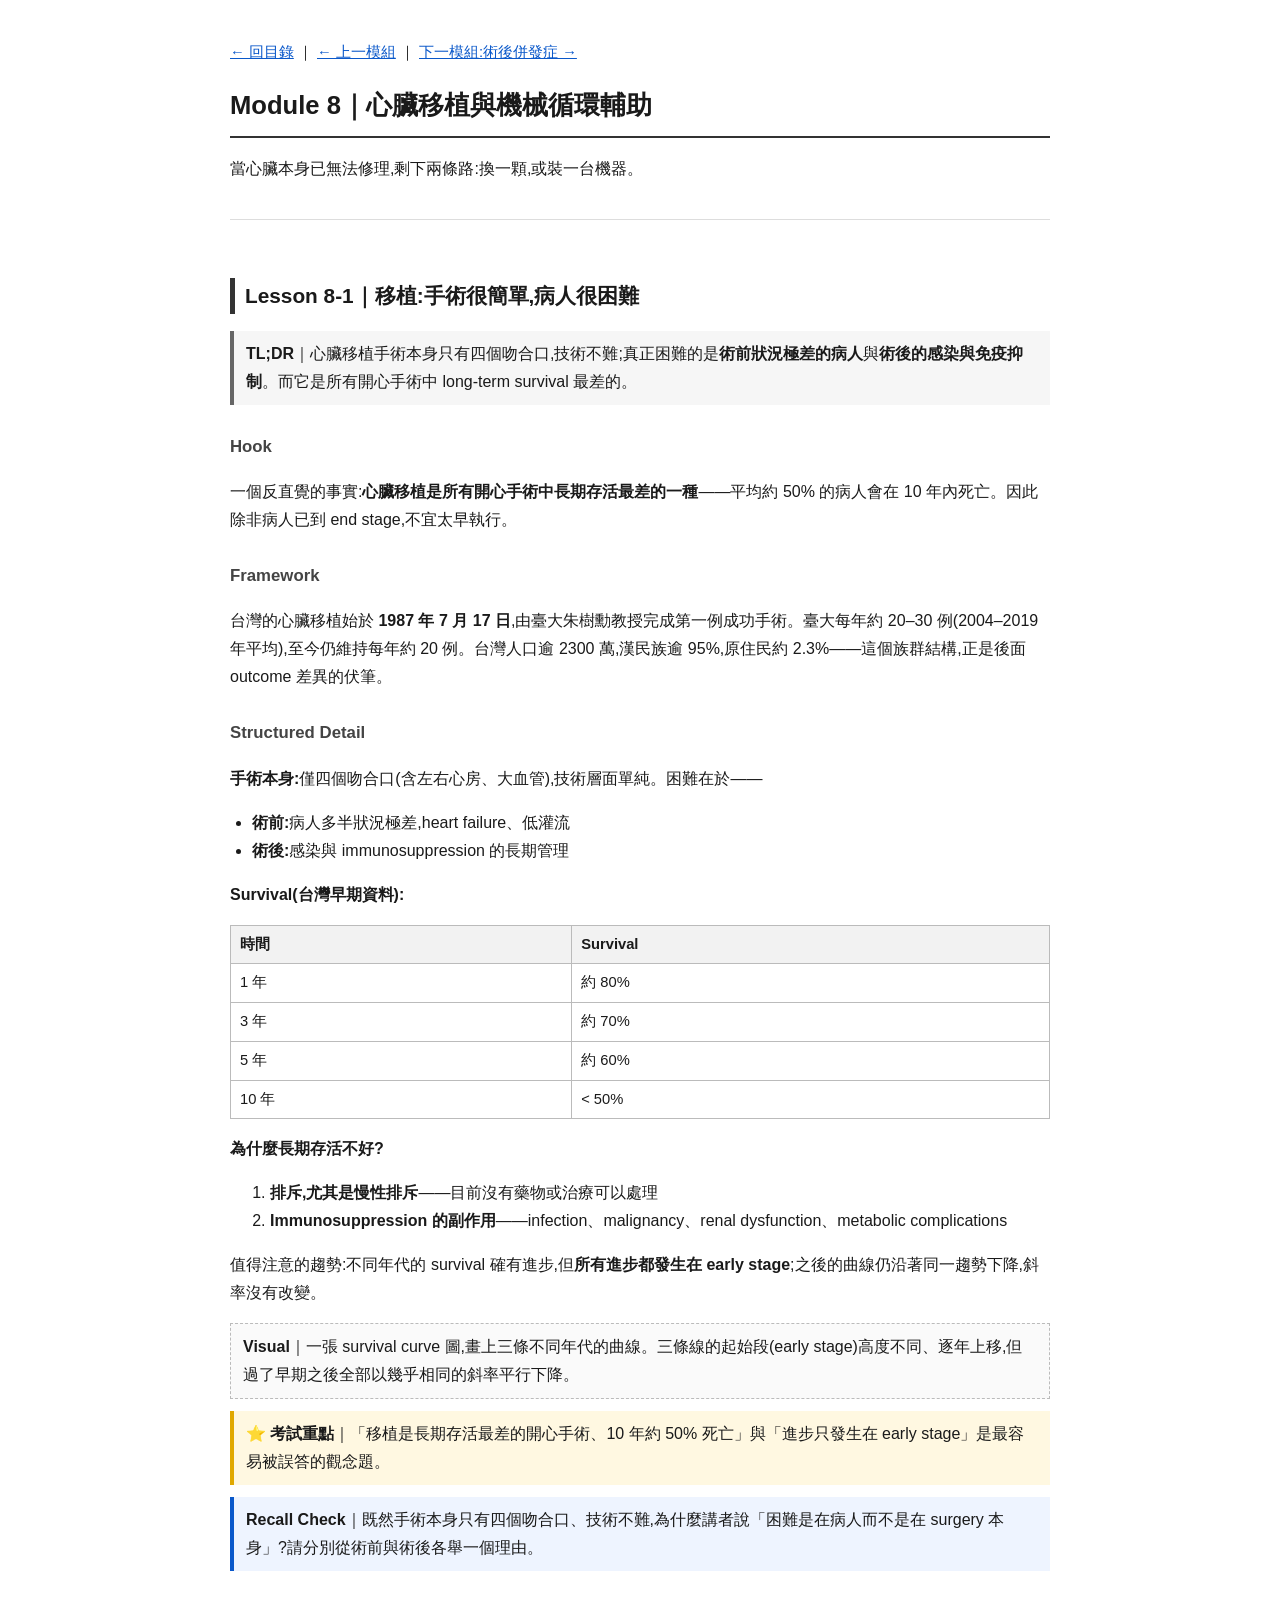
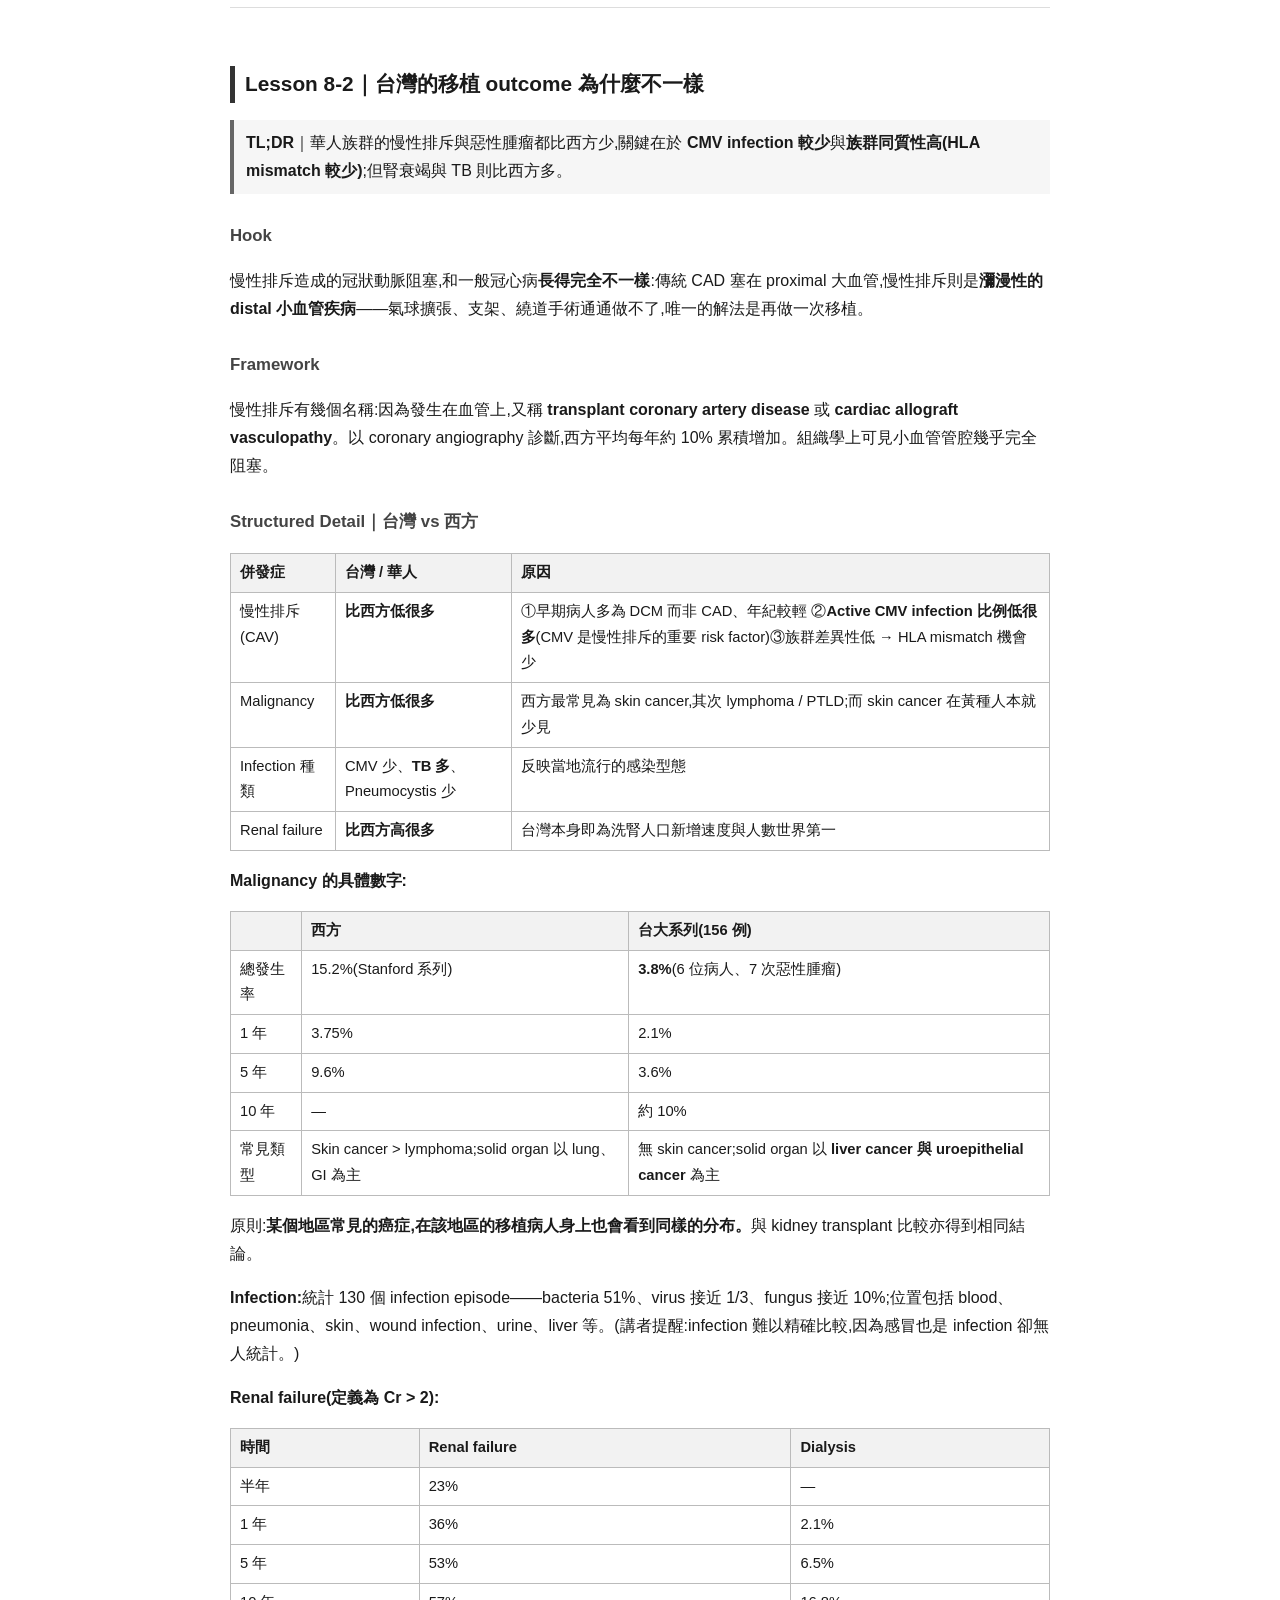
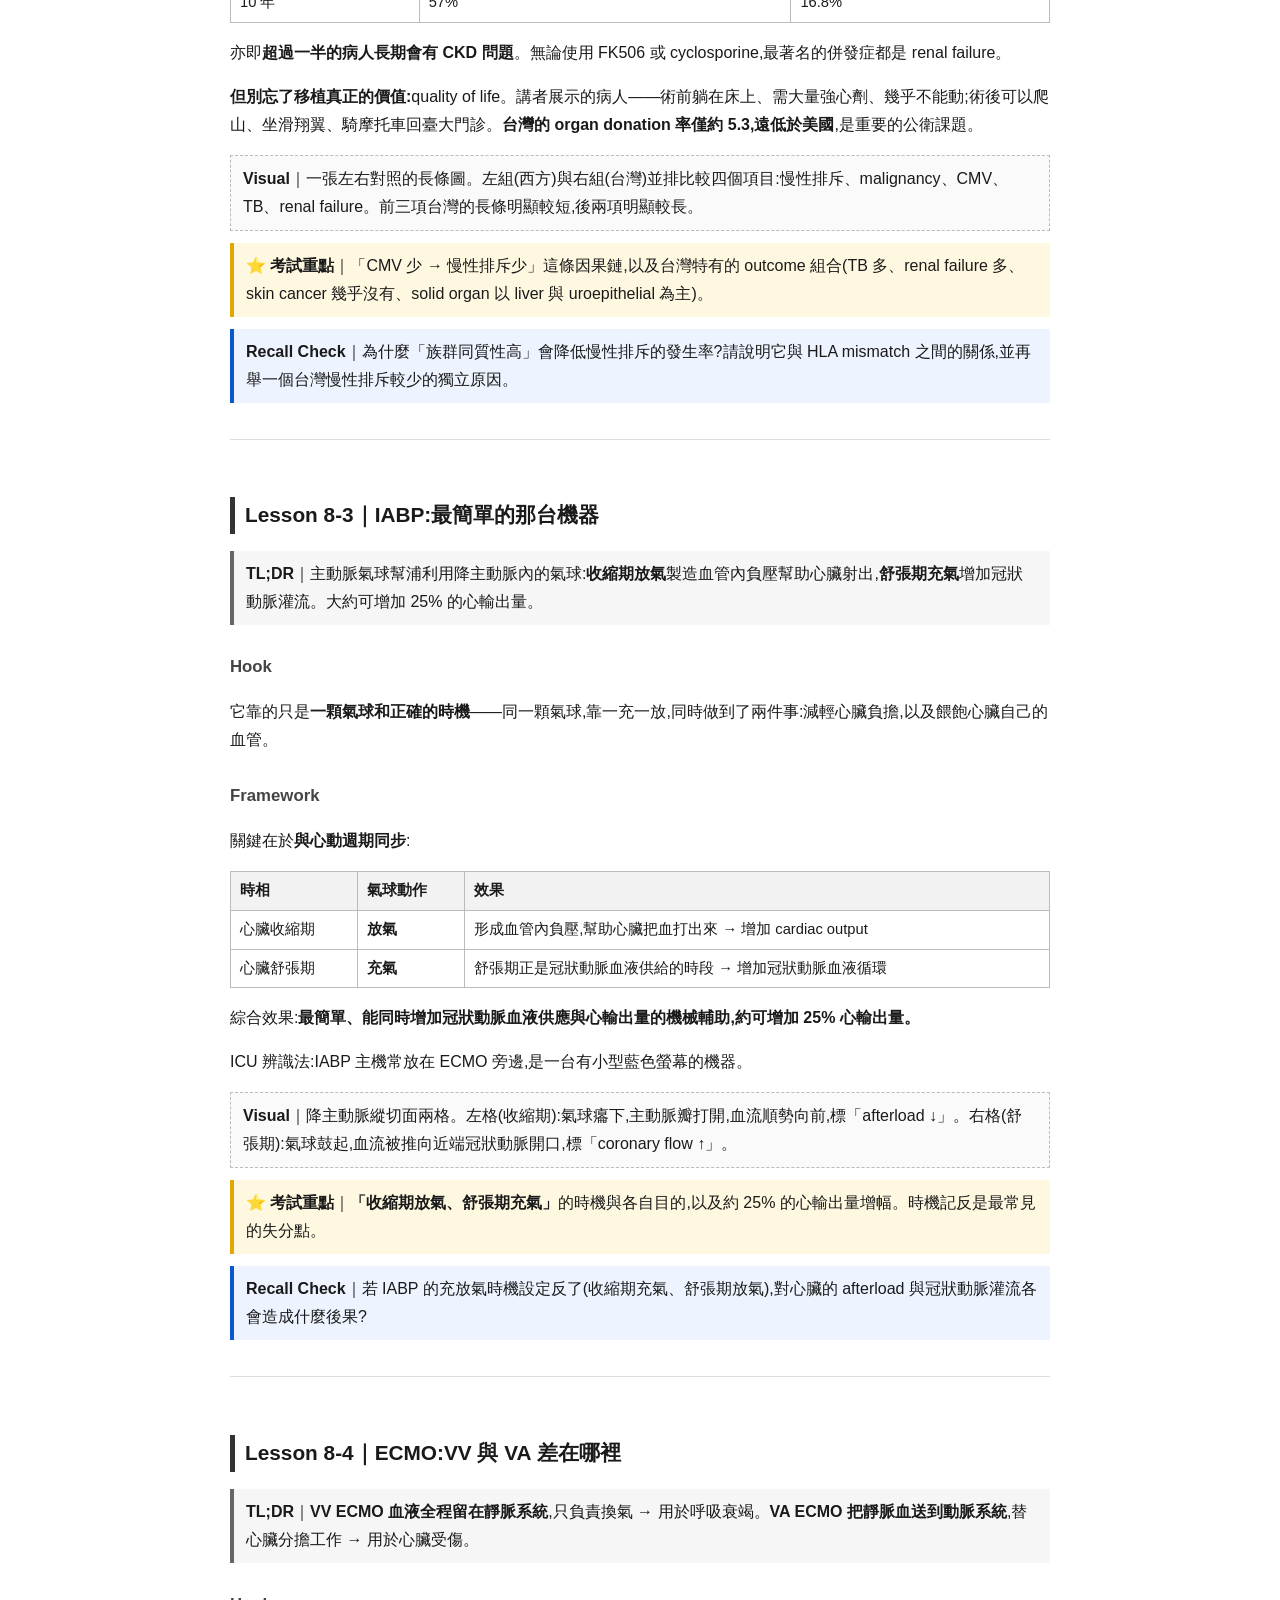
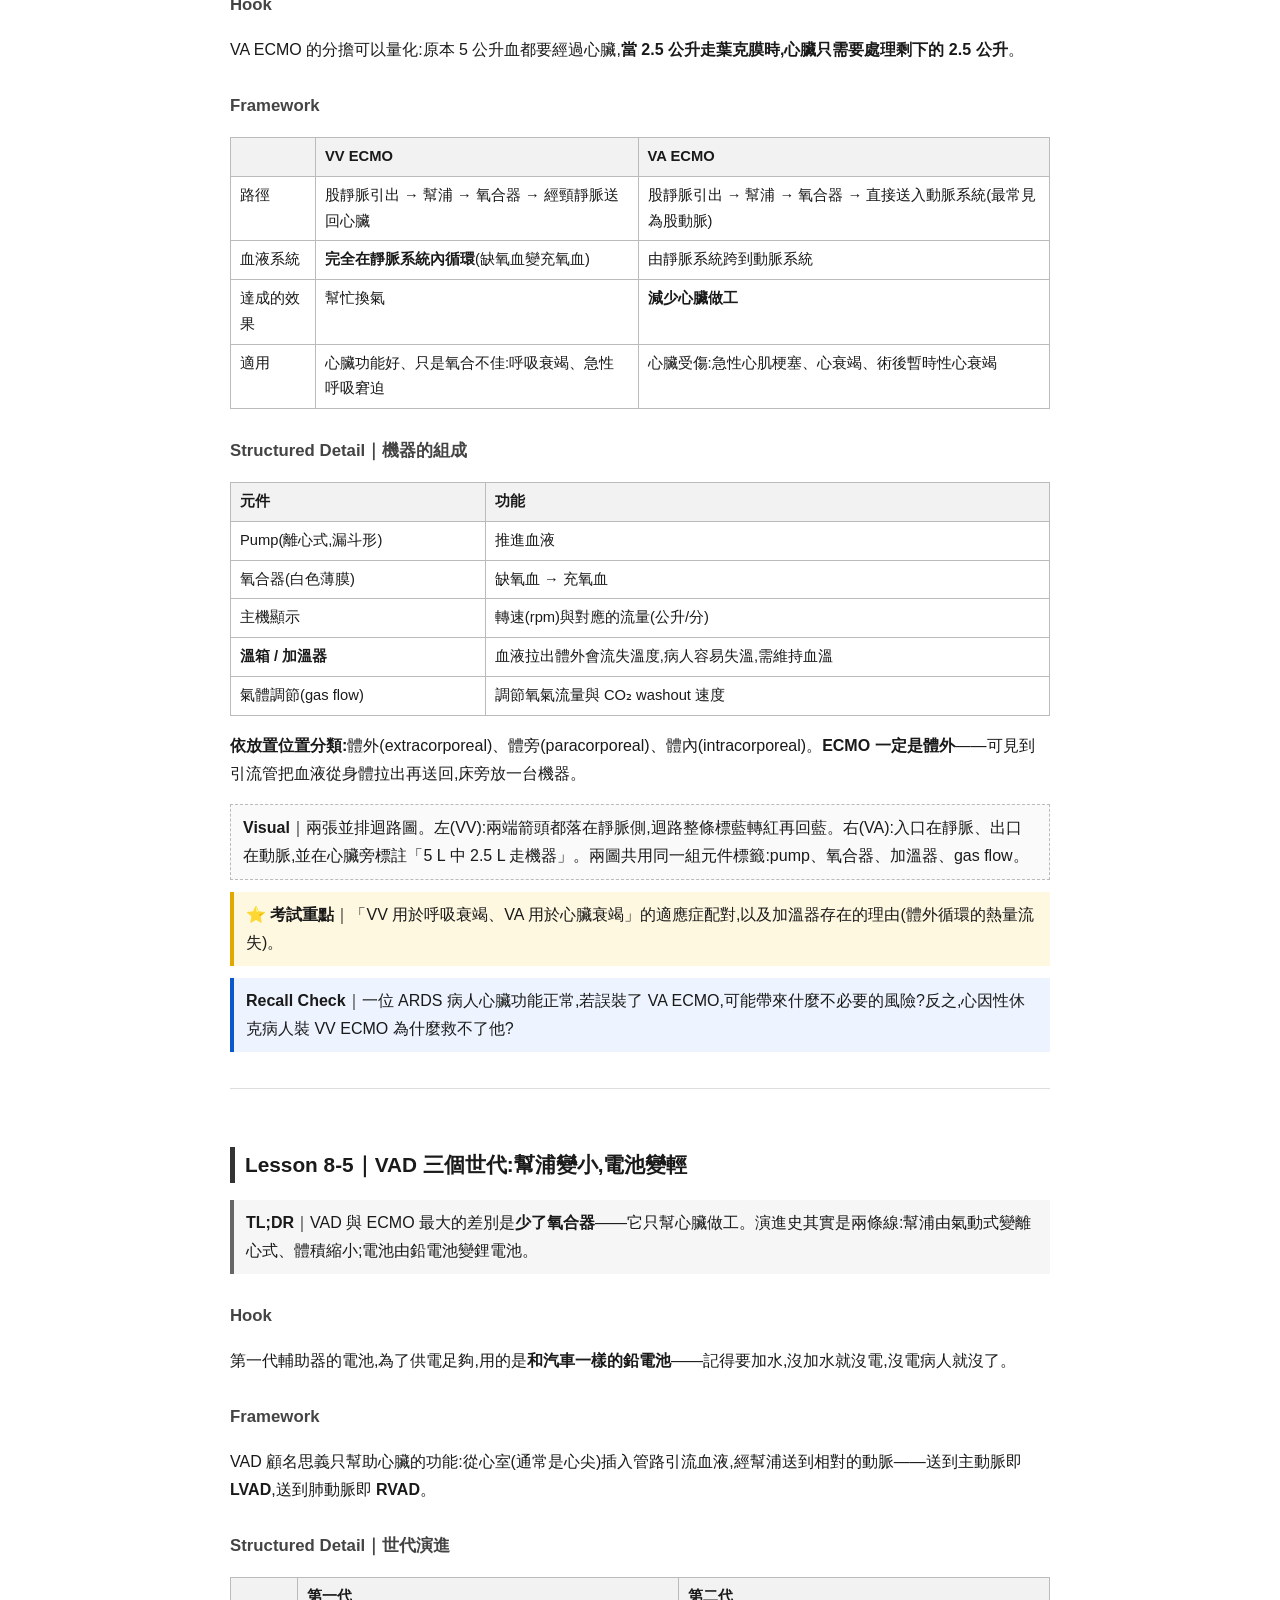
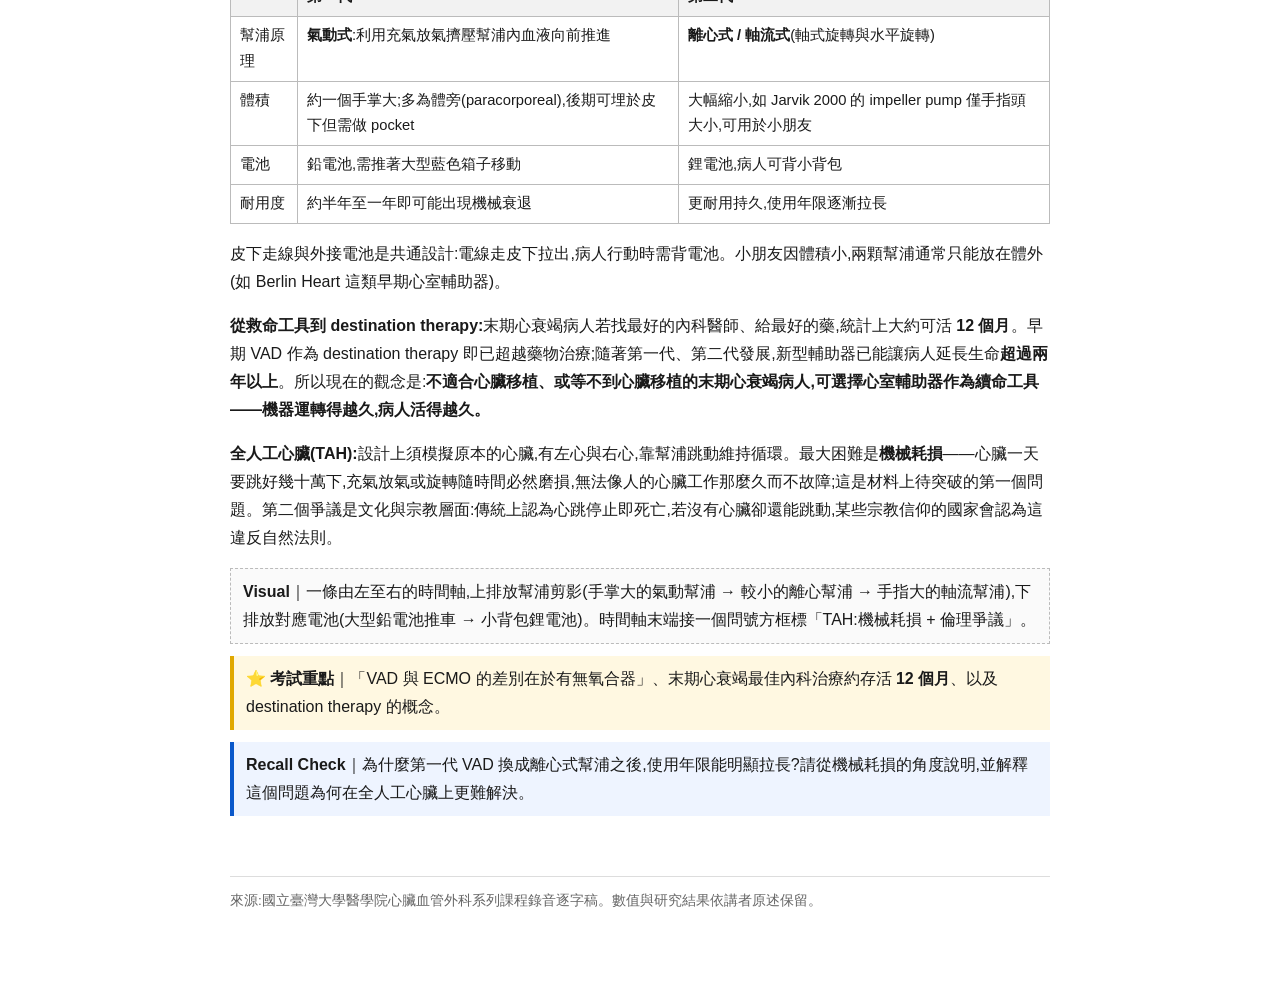
<file: m8.html>
<!DOCTYPE html>
<html lang="zh-Hant"><head><meta charset="utf-8">
<meta name="viewport" content="width=device-width,initial-scale=1">
<title>Module 8｜心臟移植與機械循環輔助</title>
<link rel="stylesheet" href="style.css"></head><body>
<nav><a href="index.html">← 回目錄</a> ｜ <a href="m7.html">← 上一模組</a> ｜ <a href="m9.html">下一模組:術後併發症 →</a></nav>
<h1>Module 8｜心臟移植與機械循環輔助</h1>
<p>當心臟本身已無法修理,剩下兩條路:換一顆,或裝一台機器。</p>

<article id="8-1">
<h2>Lesson 8-1｜移植:手術很簡單,病人很困難</h2>
<p class="tldr"><b>TL;DR</b>｜心臟移植手術本身只有四個吻合口,技術不難;真正困難的是<b>術前狀況極差的病人</b>與<b>術後的感染與免疫抑制</b>。而它是所有開心手術中 long-term survival 最差的。</p>

<h3>Hook</h3>
<p>一個反直覺的事實:<b>心臟移植是所有開心手術中長期存活最差的一種</b>——平均約 50% 的病人會在 10 年內死亡。因此除非病人已到 end stage,不宜太早執行。</p>

<h3>Framework</h3>
<p>台灣的心臟移植始於 <b>1987 年 7 月 17 日</b>,由臺大朱樹勳教授完成第一例成功手術。臺大每年約 20–30 例(2004–2019 年平均),至今仍維持每年約 20 例。台灣人口逾 2300 萬,漢民族逾 95%,原住民約 2.3%——這個族群結構,正是後面 outcome 差異的伏筆。</p>

<h3>Structured Detail</h3>
<p><b>手術本身:</b>僅四個吻合口(含左右心房、大血管),技術層面單純。困難在於——</p>
<ul>
<li><b>術前:</b>病人多半狀況極差,heart failure、低灌流</li>
<li><b>術後:</b>感染與 immunosuppression 的長期管理</li>
</ul>
<p><b>Survival(台灣早期資料):</b></p>
<table>
<tr><th>時間</th><th>Survival</th></tr>
<tr><td>1 年</td><td>約 80%</td></tr>
<tr><td>3 年</td><td>約 70%</td></tr>
<tr><td>5 年</td><td>約 60%</td></tr>
<tr><td>10 年</td><td>&lt; 50%</td></tr>
</table>
<p><b>為什麼長期存活不好?</b></p>
<ol>
<li><b>排斥,尤其是慢性排斥</b>——目前沒有藥物或治療可以處理</li>
<li><b>Immunosuppression 的副作用</b>——infection、malignancy、renal dysfunction、metabolic complications</li>
</ol>
<p>值得注意的趨勢:不同年代的 survival 確有進步,但<b>所有進步都發生在 early stage</b>;之後的曲線仍沿著同一趨勢下降,斜率沒有改變。</p>

<p class="visual"><b>Visual</b>｜一張 survival curve 圖,畫上三條不同年代的曲線。三條線的起始段(early stage)高度不同、逐年上移,但過了早期之後全部以幾乎相同的斜率平行下降。</p>

<p class="exam"><b>⭐ 考試重點</b>｜「移植是長期存活最差的開心手術、10 年約 50% 死亡」與「進步只發生在 early stage」是最容易被誤答的觀念題。</p>

<p class="recall"><b>Recall Check</b>｜既然手術本身只有四個吻合口、技術不難,為什麼講者說「困難是在病人而不是在 surgery 本身」?請分別從術前與術後各舉一個理由。</p>
</article>

<article id="8-2">
<h2>Lesson 8-2｜台灣的移植 outcome 為什麼不一樣</h2>
<p class="tldr"><b>TL;DR</b>｜華人族群的慢性排斥與惡性腫瘤都比西方少,關鍵在於 <b>CMV infection 較少</b>與<b>族群同質性高(HLA mismatch 較少)</b>;但腎衰竭與 TB 則比西方多。</p>

<h3>Hook</h3>
<p>慢性排斥造成的冠狀動脈阻塞,和一般冠心病<b>長得完全不一樣</b>:傳統 CAD 塞在 proximal 大血管,慢性排斥則是<b>瀰漫性的 distal 小血管疾病</b>——氣球擴張、支架、繞道手術通通做不了,唯一的解法是再做一次移植。</p>

<h3>Framework</h3>
<p>慢性排斥有幾個名稱:因為發生在血管上,又稱 <b>transplant coronary artery disease</b> 或 <b>cardiac allograft vasculopathy</b>。以 coronary angiography 診斷,西方平均每年約 10% 累積增加。組織學上可見小血管管腔幾乎完全阻塞。</p>

<h3>Structured Detail｜台灣 vs 西方</h3>
<table>
<tr><th>併發症</th><th>台灣 / 華人</th><th>原因</th></tr>
<tr><td>慢性排斥(CAV)</td><td><b>比西方低很多</b></td><td>①早期病人多為 DCM 而非 CAD、年紀較輕 ②<b>Active CMV infection 比例低很多</b>(CMV 是慢性排斥的重要 risk factor)③族群差異性低 → HLA mismatch 機會少</td></tr>
<tr><td>Malignancy</td><td><b>比西方低很多</b></td><td>西方最常見為 skin cancer,其次 lymphoma / PTLD;而 skin cancer 在黃種人本就少見</td></tr>
<tr><td>Infection 種類</td><td>CMV 少、<b>TB 多</b>、Pneumocystis 少</td><td>反映當地流行的感染型態</td></tr>
<tr><td>Renal failure</td><td><b>比西方高很多</b></td><td>台灣本身即為洗腎人口新增速度與人數世界第一</td></tr>
</table>

<p><b>Malignancy 的具體數字:</b></p>
<table>
<tr><th></th><th>西方</th><th>台大系列(156 例)</th></tr>
<tr><td>總發生率</td><td>15.2%(Stanford 系列)</td><td><b>3.8%</b>(6 位病人、7 次惡性腫瘤)</td></tr>
<tr><td>1 年</td><td>3.75%</td><td>2.1%</td></tr>
<tr><td>5 年</td><td>9.6%</td><td>3.6%</td></tr>
<tr><td>10 年</td><td>—</td><td>約 10%</td></tr>
<tr><td>常見類型</td><td>Skin cancer &gt; lymphoma;solid organ 以 lung、GI 為主</td><td>無 skin cancer;solid organ 以 <b>liver cancer 與 uroepithelial cancer</b> 為主</td></tr>
</table>
<p>原則:<b>某個地區常見的癌症,在該地區的移植病人身上也會看到同樣的分布。</b>與 kidney transplant 比較亦得到相同結論。</p>

<p><b>Infection:</b>統計 130 個 infection episode——bacteria 51%、virus 接近 1/3、fungus 接近 10%;位置包括 blood、pneumonia、skin、wound infection、urine、liver 等。(講者提醒:infection 難以精確比較,因為感冒也是 infection 卻無人統計。)</p>

<p><b>Renal failure(定義為 Cr &gt; 2):</b></p>
<table>
<tr><th>時間</th><th>Renal failure</th><th>Dialysis</th></tr>
<tr><td>半年</td><td>23%</td><td>—</td></tr>
<tr><td>1 年</td><td>36%</td><td>2.1%</td></tr>
<tr><td>5 年</td><td>53%</td><td>6.5%</td></tr>
<tr><td>10 年</td><td>57%</td><td>16.8%</td></tr>
</table>
<p>亦即<b>超過一半的病人長期會有 CKD 問題</b>。無論使用 FK506 或 cyclosporine,最著名的併發症都是 renal failure。</p>

<p><b>但別忘了移植真正的價值:</b>quality of life。講者展示的病人——術前躺在床上、需大量強心劑、幾乎不能動;術後可以爬山、坐滑翔翼、騎摩托車回臺大門診。<b>台灣的 organ donation 率僅約 5.3,遠低於美國</b>,是重要的公衛課題。</p>

<p class="visual"><b>Visual</b>｜一張左右對照的長條圖。左組(西方)與右組(台灣)並排比較四個項目:慢性排斥、malignancy、CMV、TB、renal failure。前三項台灣的長條明顯較短,後兩項明顯較長。</p>

<p class="exam"><b>⭐ 考試重點</b>｜「CMV 少 → 慢性排斥少」這條因果鏈,以及台灣特有的 outcome 組合(TB 多、renal failure 多、skin cancer 幾乎沒有、solid organ 以 liver 與 uroepithelial 為主)。</p>

<p class="recall"><b>Recall Check</b>｜為什麼「族群同質性高」會降低慢性排斥的發生率?請說明它與 HLA mismatch 之間的關係,並再舉一個台灣慢性排斥較少的獨立原因。</p>
</article>

<article id="8-3">
<h2>Lesson 8-3｜IABP:最簡單的那台機器</h2>
<p class="tldr"><b>TL;DR</b>｜主動脈氣球幫浦利用降主動脈內的氣球:<b>收縮期放氣</b>製造血管內負壓幫助心臟射出,<b>舒張期充氣</b>增加冠狀動脈灌流。大約可增加 25% 的心輸出量。</p>

<h3>Hook</h3>
<p>它靠的只是<b>一顆氣球和正確的時機</b>——同一顆氣球,靠一充一放,同時做到了兩件事:減輕心臟負擔,以及餵飽心臟自己的血管。</p>

<h3>Framework</h3>
<p>關鍵在於<b>與心動週期同步</b>:</p>
<table>
<tr><th>時相</th><th>氣球動作</th><th>效果</th></tr>
<tr><td>心臟收縮期</td><td><b>放氣</b></td><td>形成血管內負壓,幫助心臟把血打出來 → 增加 cardiac output</td></tr>
<tr><td>心臟舒張期</td><td><b>充氣</b></td><td>舒張期正是冠狀動脈血液供給的時段 → 增加冠狀動脈血液循環</td></tr>
</table>
<p>綜合效果:<b>最簡單、能同時增加冠狀動脈血液供應與心輸出量的機械輔助,約可增加 25% 心輸出量。</b></p>
<p>ICU 辨識法:IABP 主機常放在 ECMO 旁邊,是一台有小型藍色螢幕的機器。</p>

<p class="visual"><b>Visual</b>｜降主動脈縱切面兩格。左格(收縮期):氣球癟下,主動脈瓣打開,血流順勢向前,標「afterload ↓」。右格(舒張期):氣球鼓起,血流被推向近端冠狀動脈開口,標「coronary flow ↑」。</p>

<p class="exam"><b>⭐ 考試重點</b>｜<b>「收縮期放氣、舒張期充氣」</b>的時機與各自目的,以及約 25% 的心輸出量增幅。時機記反是最常見的失分點。</p>

<p class="recall"><b>Recall Check</b>｜若 IABP 的充放氣時機設定反了(收縮期充氣、舒張期放氣),對心臟的 afterload 與冠狀動脈灌流各會造成什麼後果?</p>
</article>

<article id="8-4">
<h2>Lesson 8-4｜ECMO:VV 與 VA 差在哪裡</h2>
<p class="tldr"><b>TL;DR</b>｜<b>VV ECMO 血液全程留在靜脈系統</b>,只負責換氣 → 用於呼吸衰竭。<b>VA ECMO 把靜脈血送到動脈系統</b>,替心臟分擔工作 → 用於心臟受傷。</p>

<h3>Hook</h3>
<p>VA ECMO 的分擔可以量化:原本 5 公升血都要經過心臟,<b>當 2.5 公升走葉克膜時,心臟只需要處理剩下的 2.5 公升</b>。</p>

<h3>Framework</h3>
<table>
<tr><th></th><th>VV ECMO</th><th>VA ECMO</th></tr>
<tr><td>路徑</td><td>股靜脈引出 → 幫浦 → 氧合器 → 經頸靜脈送回心臟</td><td>股靜脈引出 → 幫浦 → 氧合器 → 直接送入動脈系統(最常見為股動脈)</td></tr>
<tr><td>血液系統</td><td><b>完全在靜脈系統內循環</b>(缺氧血變充氧血)</td><td>由靜脈系統跨到動脈系統</td></tr>
<tr><td>達成的效果</td><td>幫忙換氣</td><td><b>減少心臟做工</b></td></tr>
<tr><td>適用</td><td>心臟功能好、只是氧合不佳:呼吸衰竭、急性呼吸窘迫</td><td>心臟受傷:急性心肌梗塞、心衰竭、術後暫時性心衰竭</td></tr>
</table>

<h3>Structured Detail｜機器的組成</h3>
<table>
<tr><th>元件</th><th>功能</th></tr>
<tr><td>Pump(離心式,漏斗形)</td><td>推進血液</td></tr>
<tr><td>氧合器(白色薄膜)</td><td>缺氧血 → 充氧血</td></tr>
<tr><td>主機顯示</td><td>轉速(rpm)與對應的流量(公升/分)</td></tr>
<tr><td><b>溫箱 / 加溫器</b></td><td>血液拉出體外會流失溫度,病人容易失溫,需維持血溫</td></tr>
<tr><td>氣體調節(gas flow)</td><td>調節氧氣流量與 CO₂ washout 速度</td></tr>
</table>
<p><b>依放置位置分類:</b>體外(extracorporeal)、體旁(paracorporeal)、體內(intracorporeal)。<b>ECMO 一定是體外</b>——可見到引流管把血液從身體拉出再送回,床旁放一台機器。</p>

<p class="visual"><b>Visual</b>｜兩張並排迴路圖。左(VV):兩端箭頭都落在靜脈側,迴路整條標藍轉紅再回藍。右(VA):入口在靜脈、出口在動脈,並在心臟旁標註「5 L 中 2.5 L 走機器」。兩圖共用同一組元件標籤:pump、氧合器、加溫器、gas flow。</p>

<p class="exam"><b>⭐ 考試重點</b>｜「VV 用於呼吸衰竭、VA 用於心臟衰竭」的適應症配對,以及加溫器存在的理由(體外循環的熱量流失)。</p>

<p class="recall"><b>Recall Check</b>｜一位 ARDS 病人心臟功能正常,若誤裝了 VA ECMO,可能帶來什麼不必要的風險?反之,心因性休克病人裝 VV ECMO 為什麼救不了他?</p>
</article>

<article id="8-5">
<h2>Lesson 8-5｜VAD 三個世代:幫浦變小,電池變輕</h2>
<p class="tldr"><b>TL;DR</b>｜VAD 與 ECMO 最大的差別是<b>少了氧合器</b>——它只幫心臟做工。演進史其實是兩條線:幫浦由氣動式變離心式、體積縮小;電池由鉛電池變鋰電池。</p>

<h3>Hook</h3>
<p>第一代輔助器的電池,為了供電足夠,用的是<b>和汽車一樣的鉛電池</b>——記得要加水,沒加水就沒電,沒電病人就沒了。</p>

<h3>Framework</h3>
<p>VAD 顧名思義只幫助心臟的功能:從心室(通常是心尖)插入管路引流血液,經幫浦送到相對的動脈——送到主動脈即 <b>LVAD</b>,送到肺動脈即 <b>RVAD</b>。</p>

<h3>Structured Detail｜世代演進</h3>
<table>
<tr><th></th><th>第一代</th><th>第二代</th></tr>
<tr><td>幫浦原理</td><td><b>氣動式</b>:利用充氣放氣擠壓幫浦內血液向前推進</td><td><b>離心式 / 軸流式</b>(軸式旋轉與水平旋轉)</td></tr>
<tr><td>體積</td><td>約一個手掌大;多為體旁(paracorporeal),後期可埋於皮下但需做 pocket</td><td>大幅縮小,如 Jarvik 2000 的 impeller pump 僅手指頭大小,可用於小朋友</td></tr>
<tr><td>電池</td><td>鉛電池,需推著大型藍色箱子移動</td><td>鋰電池,病人可背小背包</td></tr>
<tr><td>耐用度</td><td>約半年至一年即可能出現機械衰退</td><td>更耐用持久,使用年限逐漸拉長</td></tr>
</table>
<p>皮下走線與外接電池是共通設計:電線走皮下拉出,病人行動時需背電池。小朋友因體積小,兩顆幫浦通常只能放在體外(如 Berlin Heart 這類早期心室輔助器)。</p>

<p><b>從救命工具到 destination therapy:</b>末期心衰竭病人若找最好的內科醫師、給最好的藥,統計上大約可活 <b>12 個月</b>。早期 VAD 作為 destination therapy 即已超越藥物治療;隨著第一代、第二代發展,新型輔助器已能讓病人延長生命<b>超過兩年以上</b>。所以現在的觀念是:<b>不適合心臟移植、或等不到心臟移植的末期心衰竭病人,可選擇心室輔助器作為續命工具——機器運轉得越久,病人活得越久。</b></p>

<p><b>全人工心臟(TAH):</b>設計上須模擬原本的心臟,有左心與右心,靠幫浦跳動維持循環。最大困難是<b>機械耗損</b>——心臟一天要跳好幾十萬下,充氣放氣或旋轉隨時間必然磨損,無法像人的心臟工作那麼久而不故障;這是材料上待突破的第一個問題。第二個爭議是文化與宗教層面:傳統上認為心跳停止即死亡,若沒有心臟卻還能跳動,某些宗教信仰的國家會認為這違反自然法則。</p>

<p class="visual"><b>Visual</b>｜一條由左至右的時間軸,上排放幫浦剪影(手掌大的氣動幫浦 → 較小的離心幫浦 → 手指大的軸流幫浦),下排放對應電池(大型鉛電池推車 → 小背包鋰電池)。時間軸末端接一個問號方框標「TAH:機械耗損 + 倫理爭議」。</p>

<p class="exam"><b>⭐ 考試重點</b>｜「VAD 與 ECMO 的差別在於有無氧合器」、末期心衰竭最佳內科治療約存活 <b>12 個月</b>、以及 destination therapy 的概念。</p>

<p class="recall"><b>Recall Check</b>｜為什麼第一代 VAD 換成離心式幫浦之後,使用年限能明顯拉長?請從機械耗損的角度說明,並解釋這個問題為何在全人工心臟上更難解決。</p>
</article>

<footer>來源:國立臺灣大學醫學院心臟血管外科系列課程錄音逐字稿。數值與研究結果依講者原述保留。</footer>
</body></html>
</file>
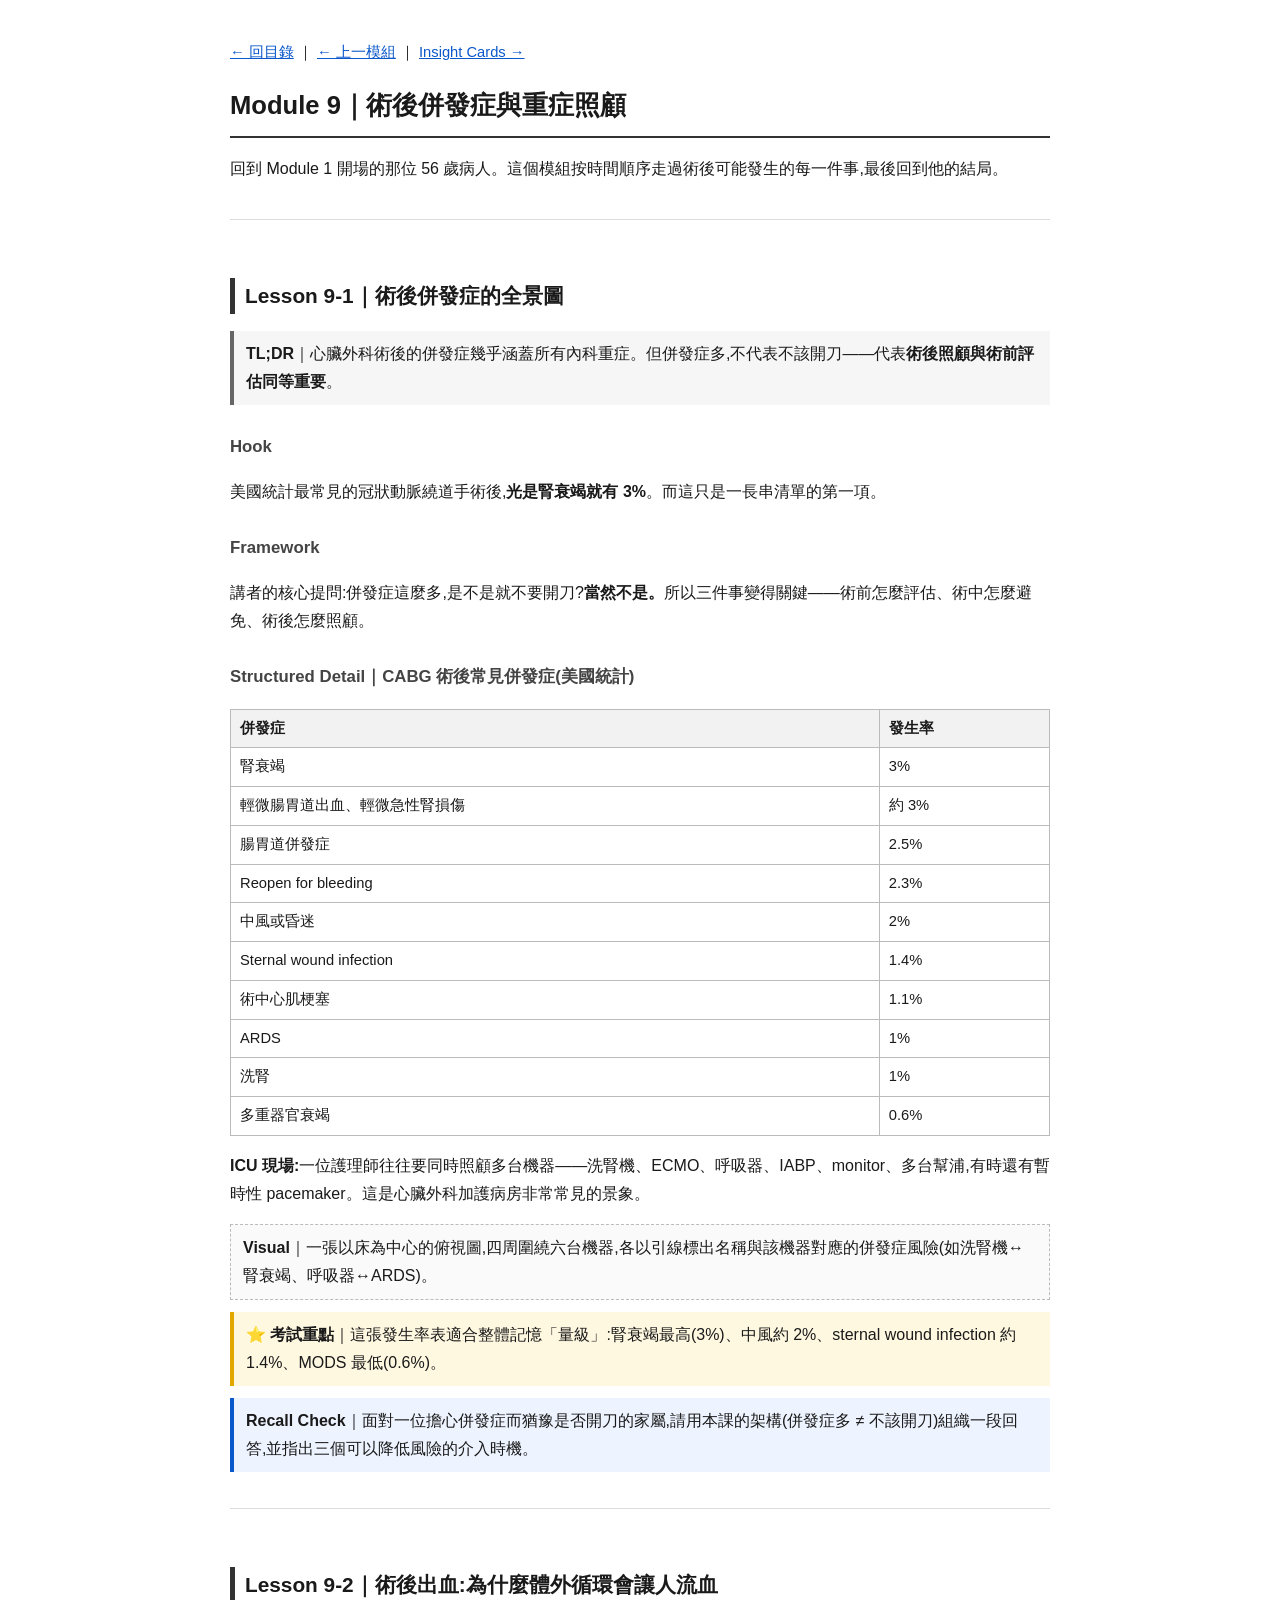
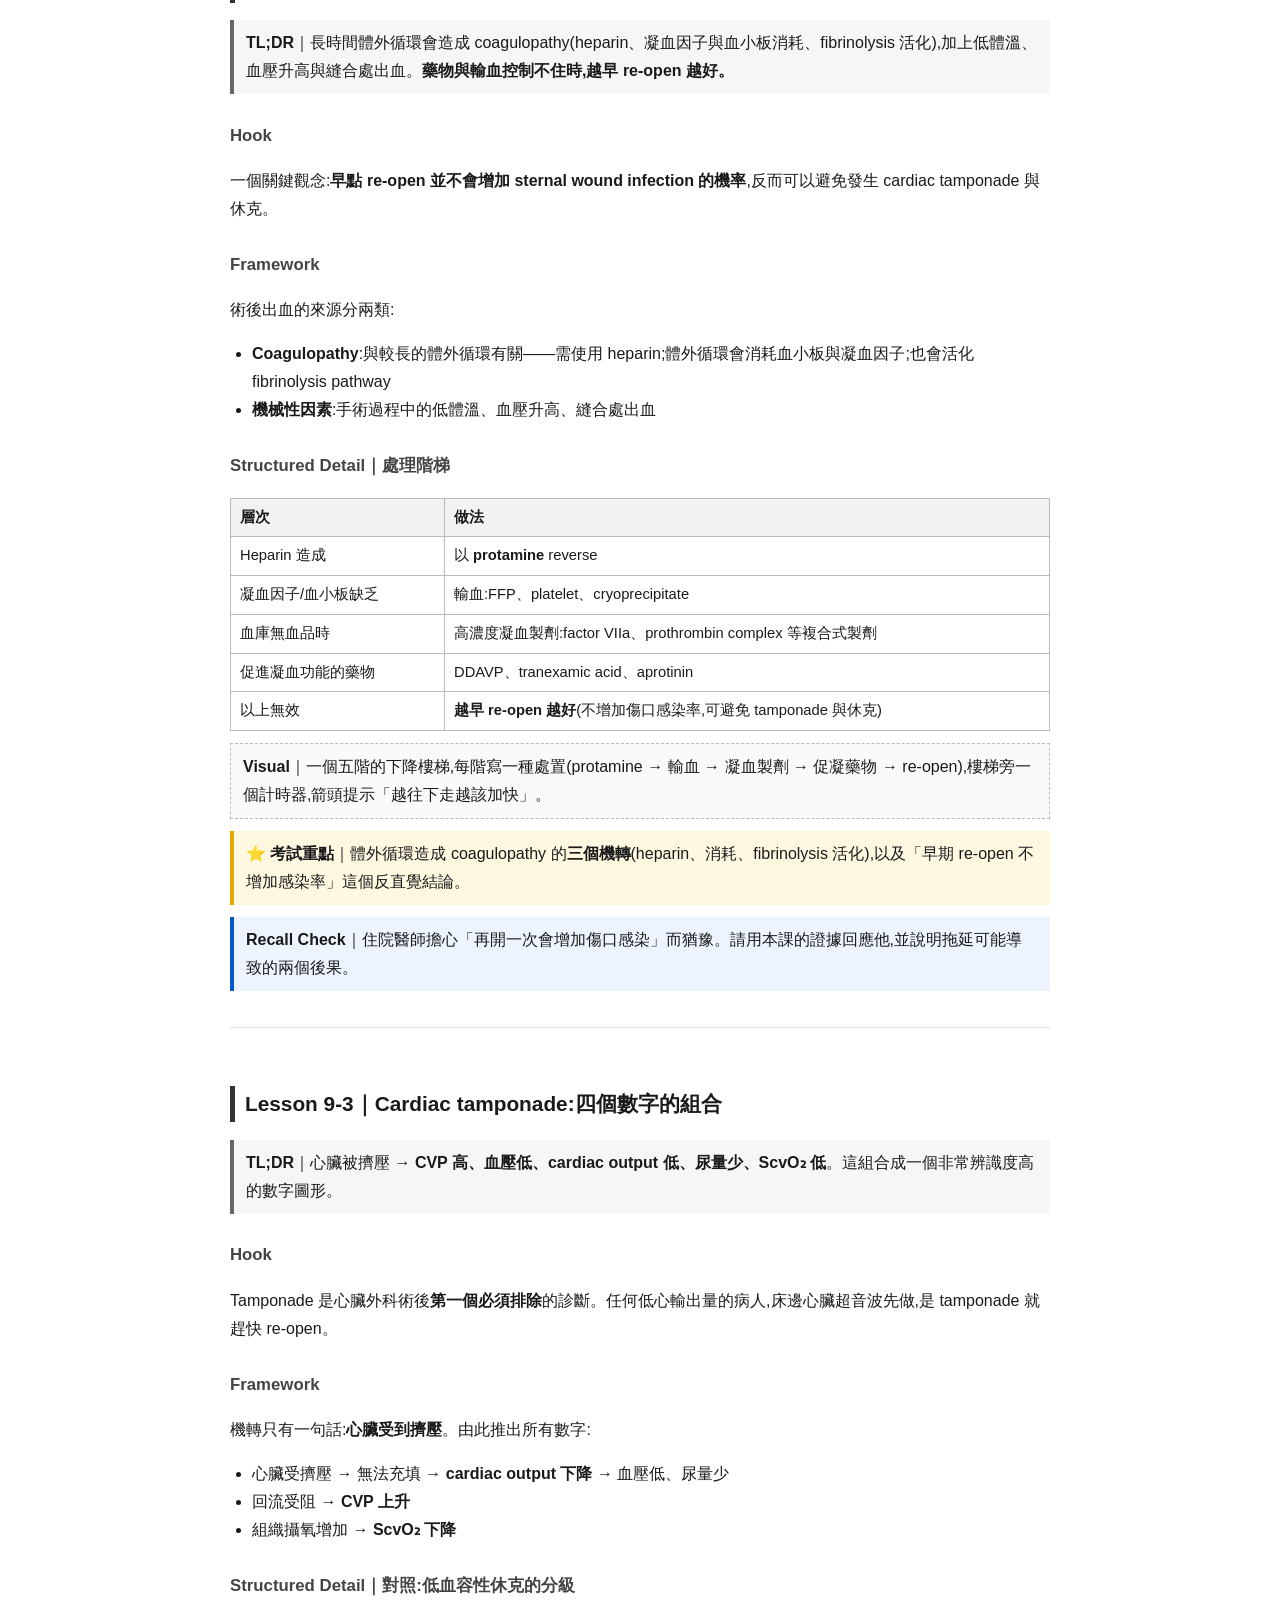
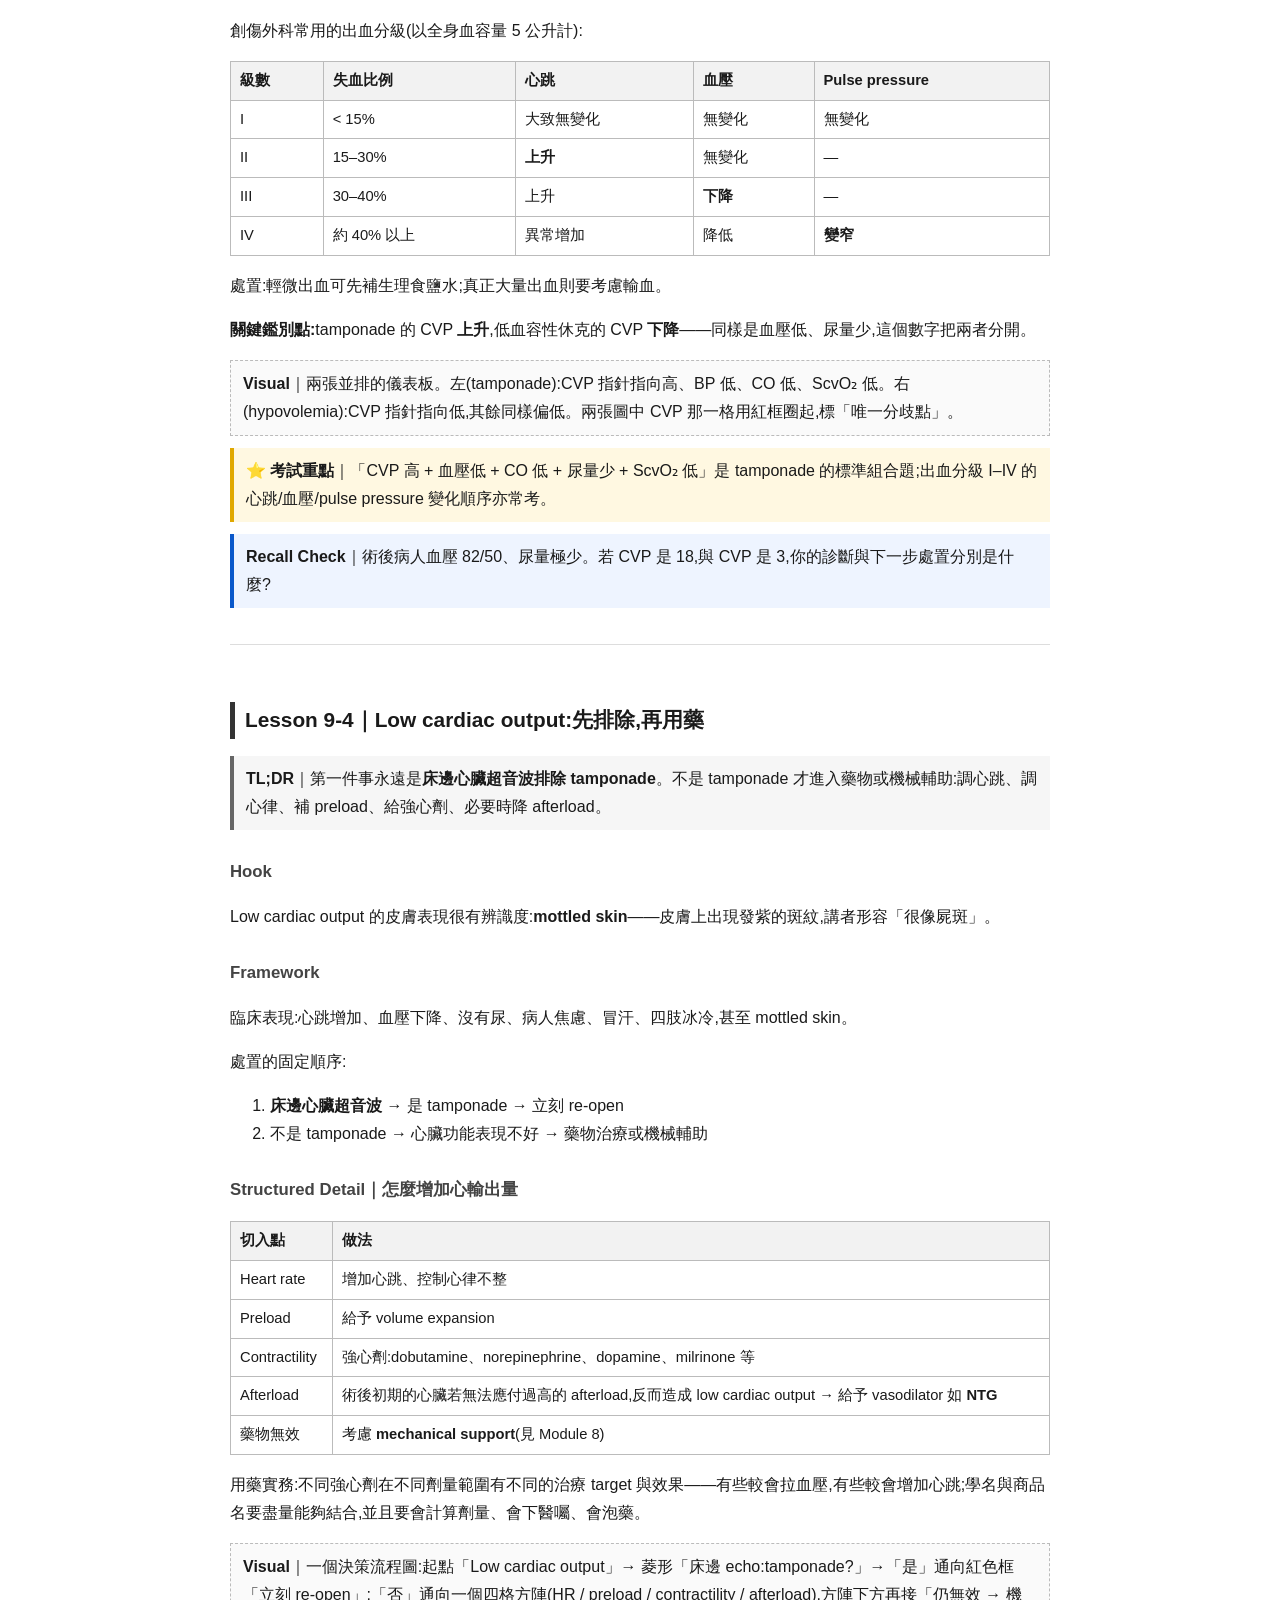
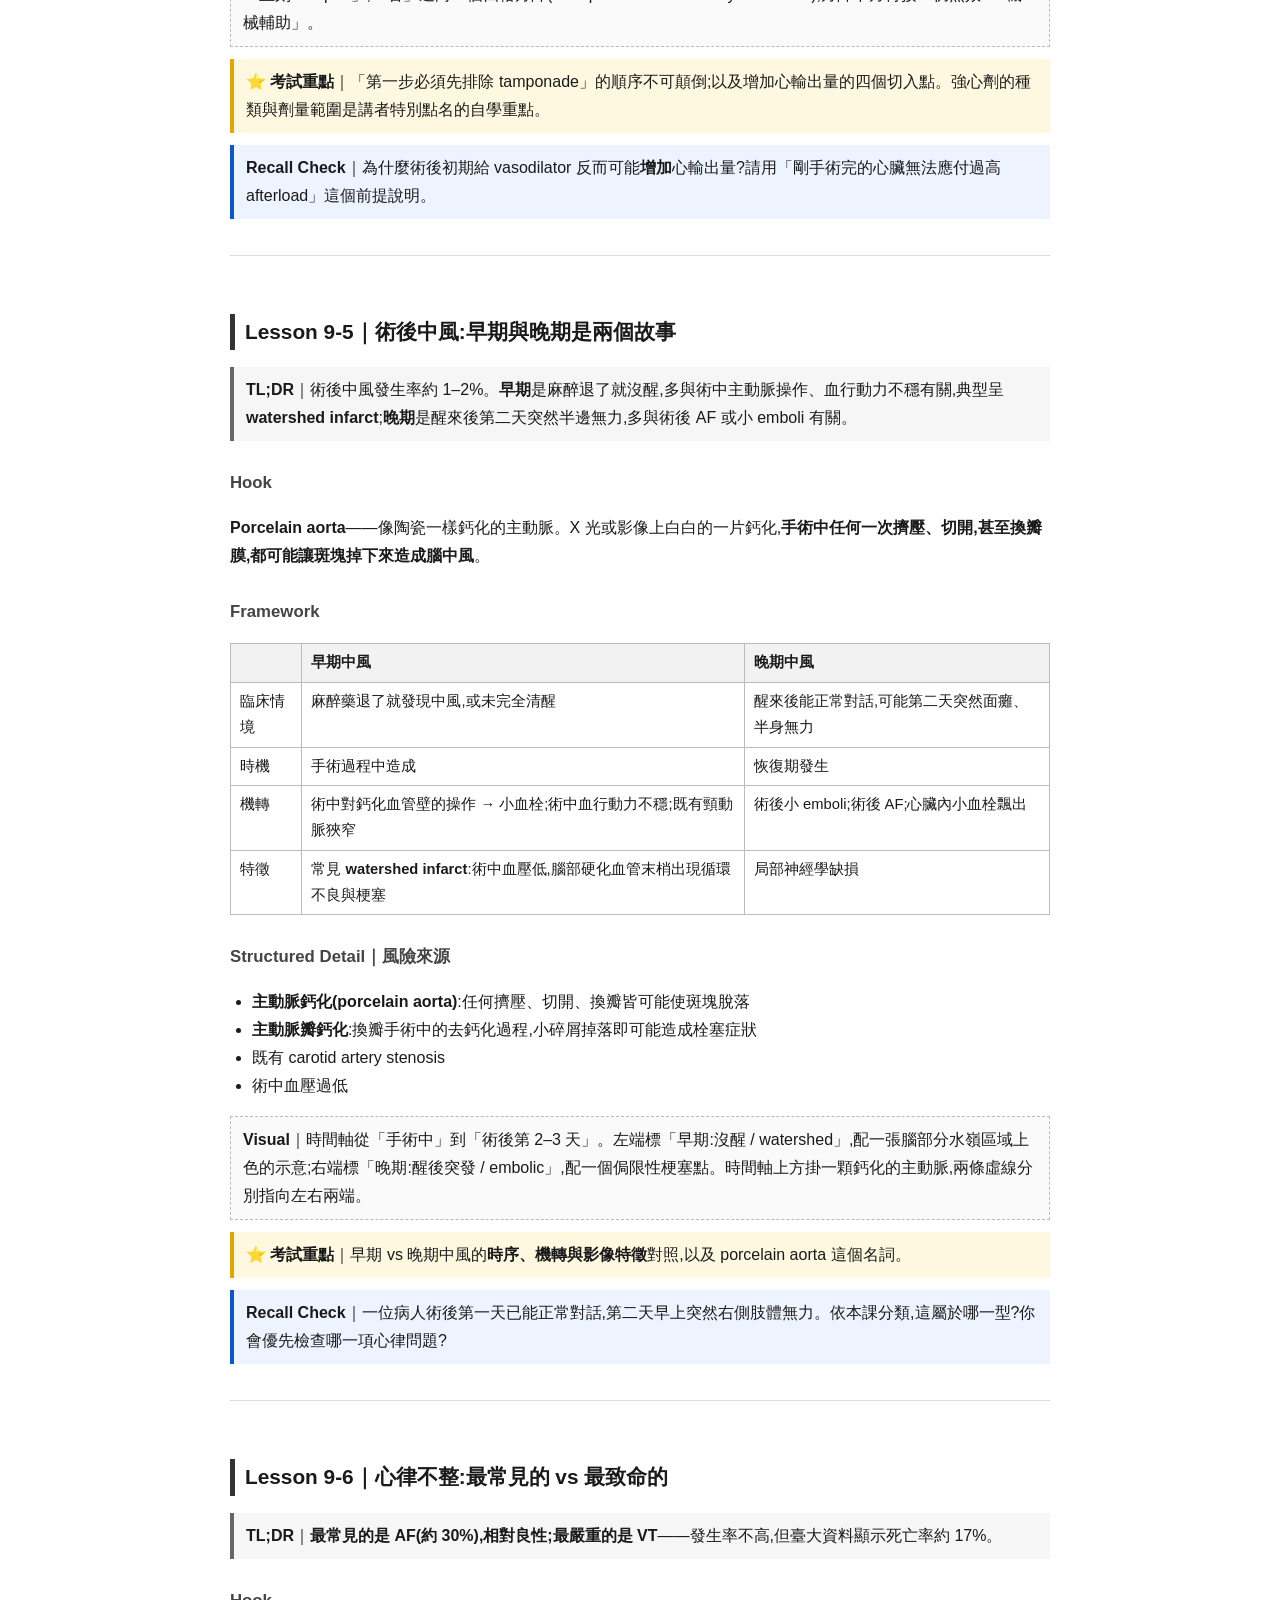
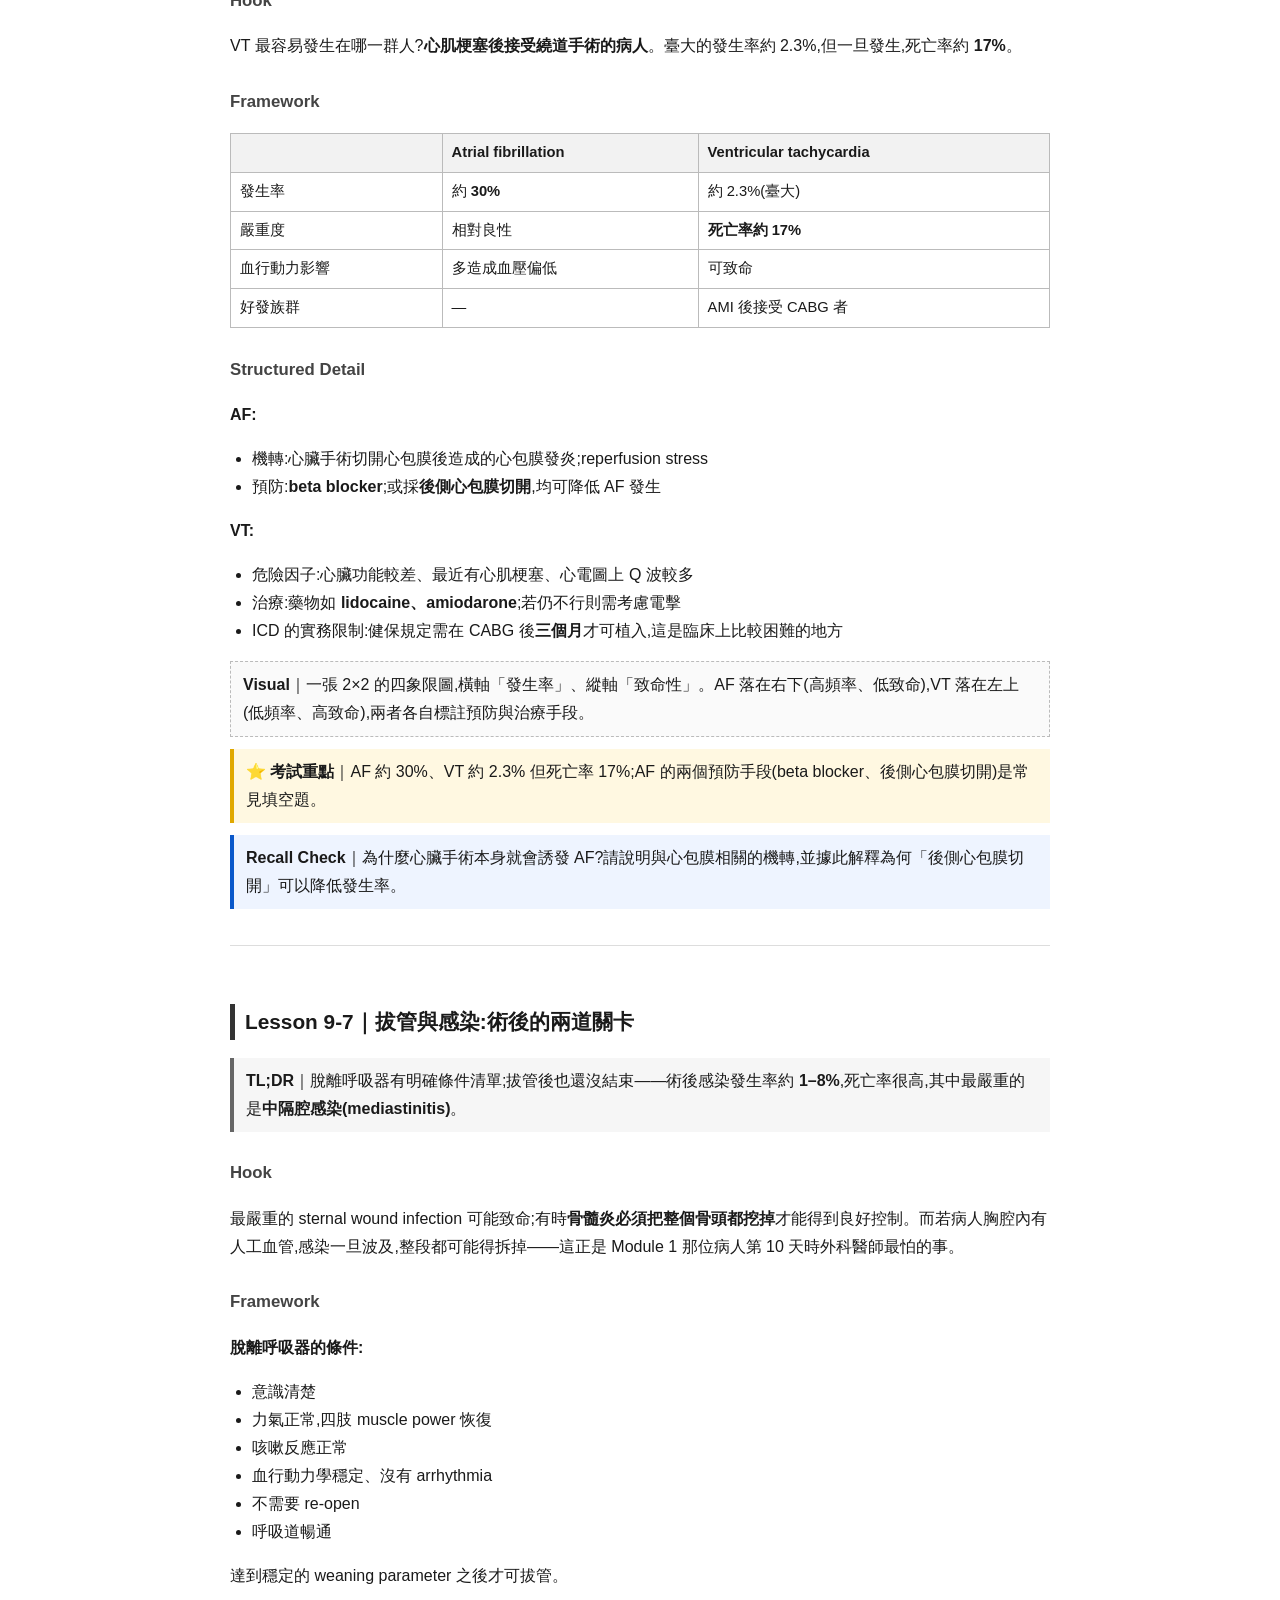
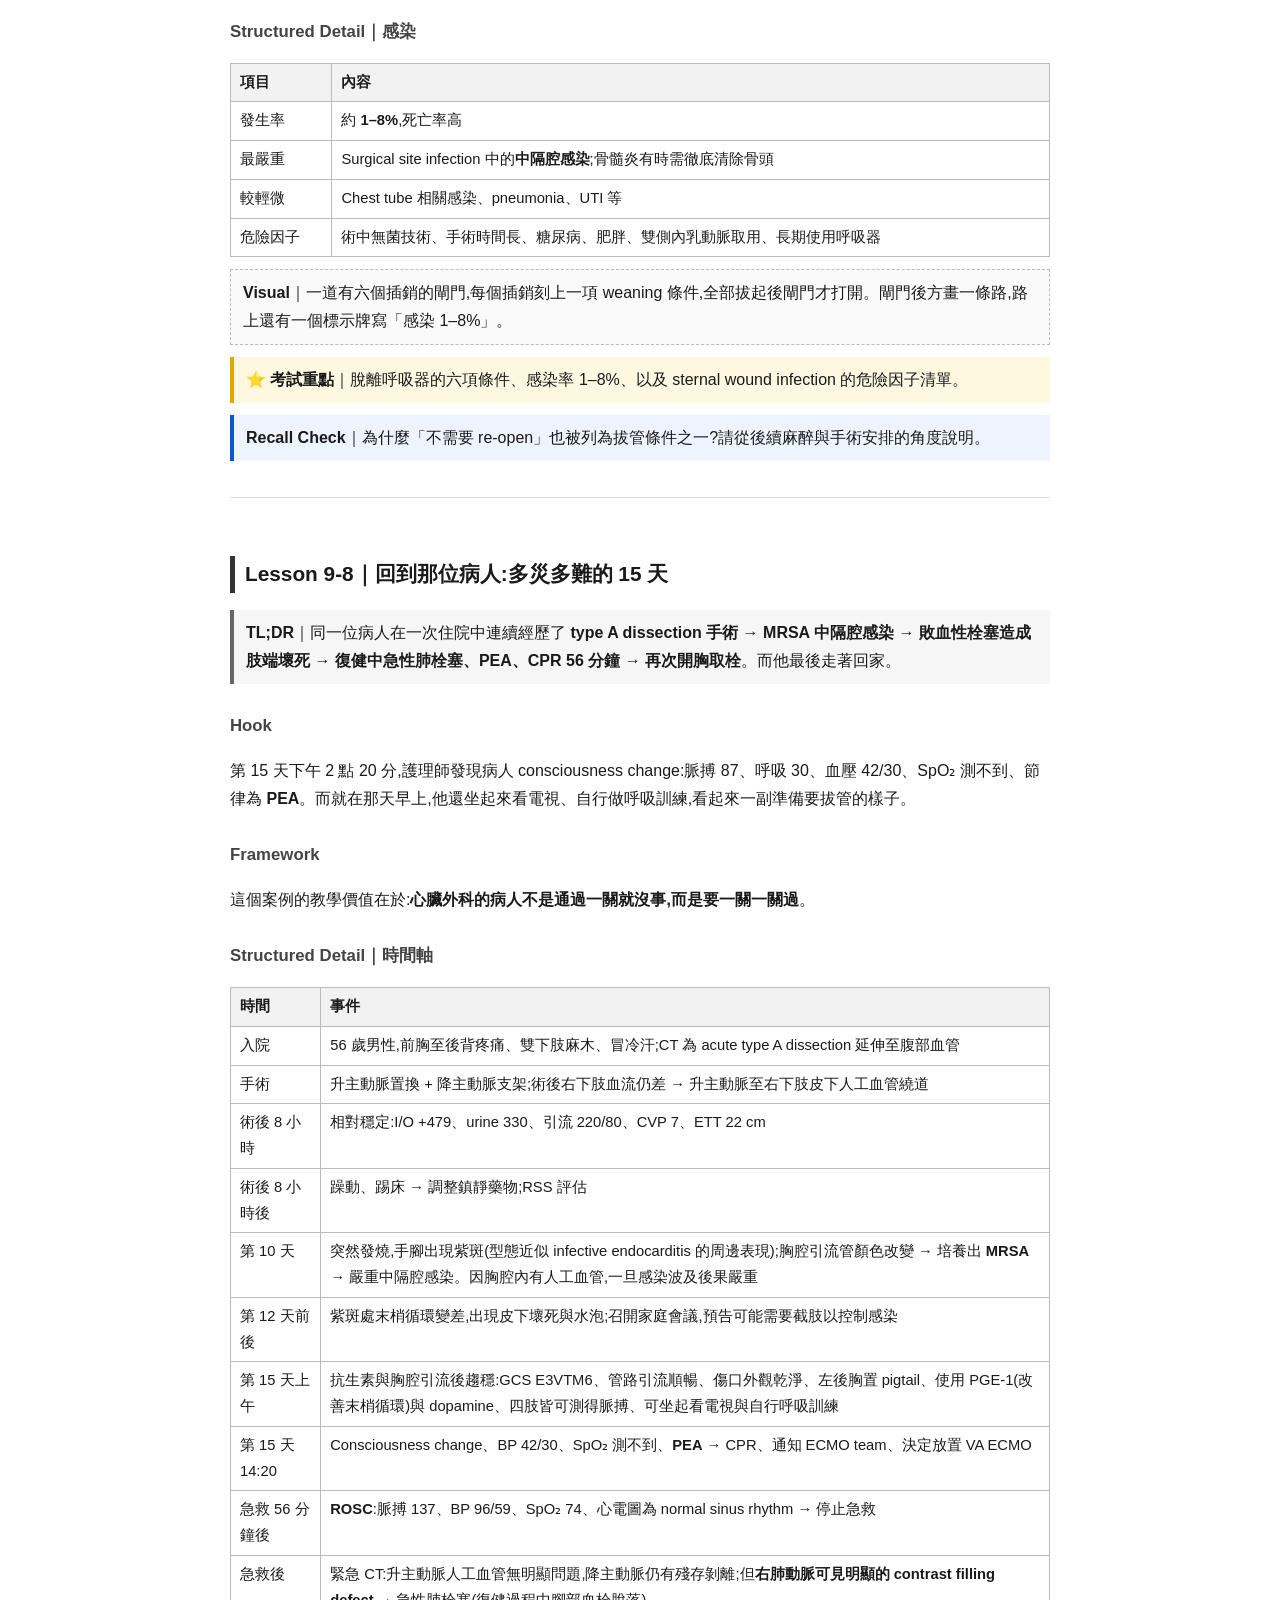
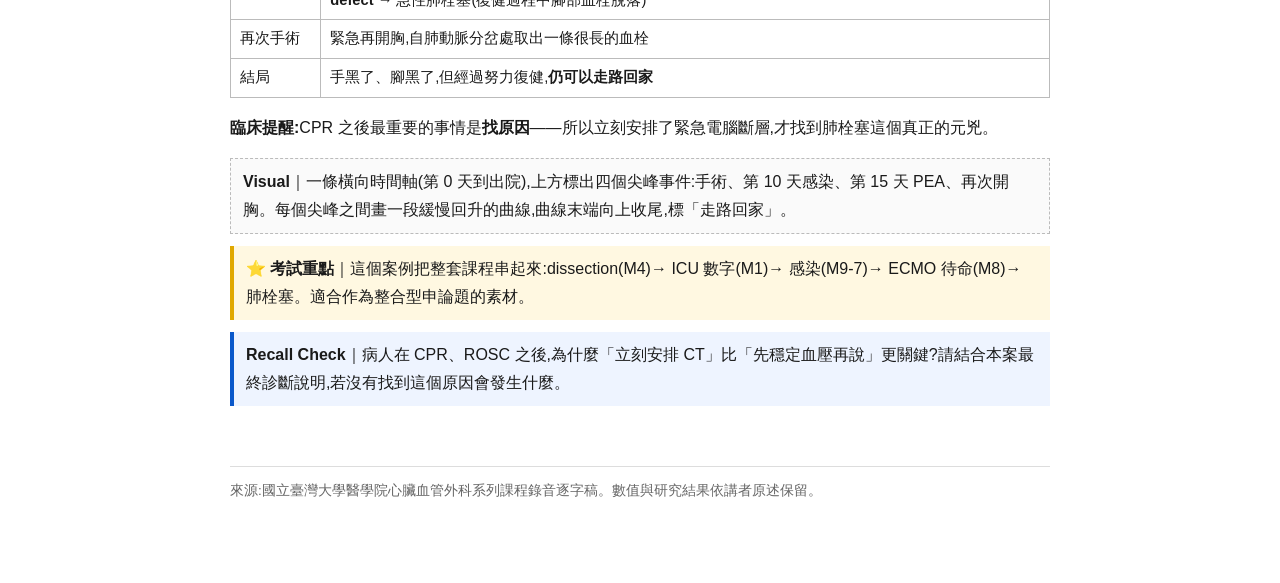
<file: m9.html>
<!DOCTYPE html>
<html lang="zh-Hant"><head><meta charset="utf-8">
<meta name="viewport" content="width=device-width,initial-scale=1">
<title>Module 9｜術後併發症與重症照顧</title>
<link rel="stylesheet" href="style.css"></head><body>
<nav><a href="index.html">← 回目錄</a> ｜ <a href="m8.html">← 上一模組</a> ｜ <a href="insights.html">Insight Cards →</a></nav>
<h1>Module 9｜術後併發症與重症照顧</h1>
<p>回到 Module 1 開場的那位 56 歲病人。這個模組按時間順序走過術後可能發生的每一件事,最後回到他的結局。</p>

<article id="9-1">
<h2>Lesson 9-1｜術後併發症的全景圖</h2>
<p class="tldr"><b>TL;DR</b>｜心臟外科術後的併發症幾乎涵蓋所有內科重症。但併發症多,不代表不該開刀——代表<b>術後照顧與術前評估同等重要</b>。</p>

<h3>Hook</h3>
<p>美國統計最常見的冠狀動脈繞道手術後,<b>光是腎衰竭就有 3%</b>。而這只是一長串清單的第一項。</p>

<h3>Framework</h3>
<p>講者的核心提問:併發症這麼多,是不是就不要開刀?<b>當然不是。</b>所以三件事變得關鍵——術前怎麼評估、術中怎麼避免、術後怎麼照顧。</p>

<h3>Structured Detail｜CABG 術後常見併發症(美國統計)</h3>
<table>
<tr><th>併發症</th><th>發生率</th></tr>
<tr><td>腎衰竭</td><td>3%</td></tr>
<tr><td>輕微腸胃道出血、輕微急性腎損傷</td><td>約 3%</td></tr>
<tr><td>腸胃道併發症</td><td>2.5%</td></tr>
<tr><td>Reopen for bleeding</td><td>2.3%</td></tr>
<tr><td>中風或昏迷</td><td>2%</td></tr>
<tr><td>Sternal wound infection</td><td>1.4%</td></tr>
<tr><td>術中心肌梗塞</td><td>1.1%</td></tr>
<tr><td>ARDS</td><td>1%</td></tr>
<tr><td>洗腎</td><td>1%</td></tr>
<tr><td>多重器官衰竭</td><td>0.6%</td></tr>
</table>
<p><b>ICU 現場:</b>一位護理師往往要同時照顧多台機器——洗腎機、ECMO、呼吸器、IABP、monitor、多台幫浦,有時還有暫時性 pacemaker。這是心臟外科加護病房非常常見的景象。</p>

<p class="visual"><b>Visual</b>｜一張以床為中心的俯視圖,四周圍繞六台機器,各以引線標出名稱與該機器對應的併發症風險(如洗腎機↔腎衰竭、呼吸器↔ARDS)。</p>

<p class="exam"><b>⭐ 考試重點</b>｜這張發生率表適合整體記憶「量級」:腎衰竭最高(3%)、中風約 2%、sternal wound infection 約 1.4%、MODS 最低(0.6%)。</p>

<p class="recall"><b>Recall Check</b>｜面對一位擔心併發症而猶豫是否開刀的家屬,請用本課的架構(併發症多 ≠ 不該開刀)組織一段回答,並指出三個可以降低風險的介入時機。</p>
</article>

<article id="9-2">
<h2>Lesson 9-2｜術後出血:為什麼體外循環會讓人流血</h2>
<p class="tldr"><b>TL;DR</b>｜長時間體外循環會造成 coagulopathy(heparin、凝血因子與血小板消耗、fibrinolysis 活化),加上低體溫、血壓升高與縫合處出血。<b>藥物與輸血控制不住時,越早 re-open 越好。</b></p>

<h3>Hook</h3>
<p>一個關鍵觀念:<b>早點 re-open 並不會增加 sternal wound infection 的機率</b>,反而可以避免發生 cardiac tamponade 與休克。</p>

<h3>Framework</h3>
<p>術後出血的來源分兩類:</p>
<ul>
<li><b>Coagulopathy</b>:與較長的體外循環有關——需使用 heparin;體外循環會消耗血小板與凝血因子;也會活化 fibrinolysis pathway</li>
<li><b>機械性因素</b>:手術過程中的低體溫、血壓升高、縫合處出血</li>
</ul>

<h3>Structured Detail｜處理階梯</h3>
<table>
<tr><th>層次</th><th>做法</th></tr>
<tr><td>Heparin 造成</td><td>以 <b>protamine</b> reverse</td></tr>
<tr><td>凝血因子/血小板缺乏</td><td>輸血:FFP、platelet、cryoprecipitate</td></tr>
<tr><td>血庫無血品時</td><td>高濃度凝血製劑:factor VIIa、prothrombin complex 等複合式製劑</td></tr>
<tr><td>促進凝血功能的藥物</td><td>DDAVP、tranexamic acid、aprotinin</td></tr>
<tr><td>以上無效</td><td><b>越早 re-open 越好</b>(不增加傷口感染率,可避免 tamponade 與休克)</td></tr>
</table>

<p class="visual"><b>Visual</b>｜一個五階的下降樓梯,每階寫一種處置(protamine → 輸血 → 凝血製劑 → 促凝藥物 → re-open),樓梯旁一個計時器,箭頭提示「越往下走越該加快」。</p>

<p class="exam"><b>⭐ 考試重點</b>｜體外循環造成 coagulopathy 的<b>三個機轉</b>(heparin、消耗、fibrinolysis 活化),以及「早期 re-open 不增加感染率」這個反直覺結論。</p>

<p class="recall"><b>Recall Check</b>｜住院醫師擔心「再開一次會增加傷口感染」而猶豫。請用本課的證據回應他,並說明拖延可能導致的兩個後果。</p>
</article>

<article id="9-3">
<h2>Lesson 9-3｜Cardiac tamponade:四個數字的組合</h2>
<p class="tldr"><b>TL;DR</b>｜心臟被擠壓 → <b>CVP 高、血壓低、cardiac output 低、尿量少、ScvO₂ 低</b>。這組合成一個非常辨識度高的數字圖形。</p>

<h3>Hook</h3>
<p>Tamponade 是心臟外科術後<b>第一個必須排除</b>的診斷。任何低心輸出量的病人,床邊心臟超音波先做,是 tamponade 就趕快 re-open。</p>

<h3>Framework</h3>
<p>機轉只有一句話:<b>心臟受到擠壓</b>。由此推出所有數字:</p>
<ul>
<li>心臟受擠壓 → 無法充填 → <b>cardiac output 下降</b> → 血壓低、尿量少</li>
<li>回流受阻 → <b>CVP 上升</b></li>
<li>組織攝氧增加 → <b>ScvO₂ 下降</b></li>
</ul>

<h3>Structured Detail｜對照:低血容性休克的分級</h3>
<p>創傷外科常用的出血分級(以全身血容量 5 公升計):</p>
<table>
<tr><th>級數</th><th>失血比例</th><th>心跳</th><th>血壓</th><th>Pulse pressure</th></tr>
<tr><td>I</td><td>&lt; 15%</td><td>大致無變化</td><td>無變化</td><td>無變化</td></tr>
<tr><td>II</td><td>15–30%</td><td><b>上升</b></td><td>無變化</td><td>—</td></tr>
<tr><td>III</td><td>30–40%</td><td>上升</td><td><b>下降</b></td><td>—</td></tr>
<tr><td>IV</td><td>約 40% 以上</td><td>異常增加</td><td>降低</td><td><b>變窄</b></td></tr>
</table>
<p>處置:輕微出血可先補生理食鹽水;真正大量出血則要考慮輸血。</p>
<p><b>關鍵鑑別點:</b>tamponade 的 CVP <b>上升</b>,低血容性休克的 CVP <b>下降</b>——同樣是血壓低、尿量少,這個數字把兩者分開。</p>

<p class="visual"><b>Visual</b>｜兩張並排的儀表板。左(tamponade):CVP 指針指向高、BP 低、CO 低、ScvO₂ 低。右(hypovolemia):CVP 指針指向低,其餘同樣偏低。兩張圖中 CVP 那一格用紅框圈起,標「唯一分歧點」。</p>

<p class="exam"><b>⭐ 考試重點</b>｜「CVP 高 + 血壓低 + CO 低 + 尿量少 + ScvO₂ 低」是 tamponade 的標準組合題;出血分級 I–IV 的心跳/血壓/pulse pressure 變化順序亦常考。</p>

<p class="recall"><b>Recall Check</b>｜術後病人血壓 82/50、尿量極少。若 CVP 是 18,與 CVP 是 3,你的診斷與下一步處置分別是什麼?</p>
</article>

<article id="9-4">
<h2>Lesson 9-4｜Low cardiac output:先排除,再用藥</h2>
<p class="tldr"><b>TL;DR</b>｜第一件事永遠是<b>床邊心臟超音波排除 tamponade</b>。不是 tamponade 才進入藥物或機械輔助:調心跳、調心律、補 preload、給強心劑、必要時降 afterload。</p>

<h3>Hook</h3>
<p>Low cardiac output 的皮膚表現很有辨識度:<b>mottled skin</b>——皮膚上出現發紫的斑紋,講者形容「很像屍斑」。</p>

<h3>Framework</h3>
<p>臨床表現:心跳增加、血壓下降、沒有尿、病人焦慮、冒汗、四肢冰冷,甚至 mottled skin。</p>
<p>處置的固定順序:</p>
<ol>
<li><b>床邊心臟超音波</b> → 是 tamponade → 立刻 re-open</li>
<li>不是 tamponade → 心臟功能表現不好 → 藥物治療或機械輔助</li>
</ol>

<h3>Structured Detail｜怎麼增加心輸出量</h3>
<table>
<tr><th>切入點</th><th>做法</th></tr>
<tr><td>Heart rate</td><td>增加心跳、控制心律不整</td></tr>
<tr><td>Preload</td><td>給予 volume expansion</td></tr>
<tr><td>Contractility</td><td>強心劑:dobutamine、norepinephrine、dopamine、milrinone 等</td></tr>
<tr><td>Afterload</td><td>術後初期的心臟若無法應付過高的 afterload,反而造成 low cardiac output → 給予 vasodilator 如 <b>NTG</b></td></tr>
<tr><td>藥物無效</td><td>考慮 <b>mechanical support</b>(見 Module 8)</td></tr>
</table>
<p>用藥實務:不同強心劑在不同劑量範圍有不同的治療 target 與效果——有些較會拉血壓,有些較會增加心跳;學名與商品名要盡量能夠結合,並且要會計算劑量、會下醫囑、會泡藥。</p>

<p class="visual"><b>Visual</b>｜一個決策流程圖:起點「Low cardiac output」→ 菱形「床邊 echo:tamponade?」→「是」通向紅色框「立刻 re-open」;「否」通向一個四格方陣(HR / preload / contractility / afterload),方陣下方再接「仍無效 → 機械輔助」。</p>

<p class="exam"><b>⭐ 考試重點</b>｜「第一步必須先排除 tamponade」的順序不可顛倒;以及增加心輸出量的四個切入點。強心劑的種類與劑量範圍是講者特別點名的自學重點。</p>

<p class="recall"><b>Recall Check</b>｜為什麼術後初期給 vasodilator 反而可能<b>增加</b>心輸出量?請用「剛手術完的心臟無法應付過高 afterload」這個前提說明。</p>
</article>

<article id="9-5">
<h2>Lesson 9-5｜術後中風:早期與晚期是兩個故事</h2>
<p class="tldr"><b>TL;DR</b>｜術後中風發生率約 1–2%。<b>早期</b>是麻醉退了就沒醒,多與術中主動脈操作、血行動力不穩有關,典型呈 <b>watershed infarct</b>;<b>晚期</b>是醒來後第二天突然半邊無力,多與術後 AF 或小 emboli 有關。</p>

<h3>Hook</h3>
<p><b>Porcelain aorta</b>——像陶瓷一樣鈣化的主動脈。X 光或影像上白白的一片鈣化,<b>手術中任何一次擠壓、切開,甚至換瓣膜,都可能讓斑塊掉下來造成腦中風</b>。</p>

<h3>Framework</h3>
<table>
<tr><th></th><th>早期中風</th><th>晚期中風</th></tr>
<tr><td>臨床情境</td><td>麻醉藥退了就發現中風,或未完全清醒</td><td>醒來後能正常對話,可能第二天突然面癱、半身無力</td></tr>
<tr><td>時機</td><td>手術過程中造成</td><td>恢復期發生</td></tr>
<tr><td>機轉</td><td>術中對鈣化血管壁的操作 → 小血栓;術中血行動力不穩;既有頸動脈狹窄</td><td>術後小 emboli;術後 AF;心臟內小血栓飄出</td></tr>
<tr><td>特徵</td><td>常見 <b>watershed infarct</b>:術中血壓低,腦部硬化血管末梢出現循環不良與梗塞</td><td>局部神經學缺損</td></tr>
</table>

<h3>Structured Detail｜風險來源</h3>
<ul>
<li><b>主動脈鈣化(porcelain aorta)</b>:任何擠壓、切開、換瓣皆可能使斑塊脫落</li>
<li><b>主動脈瓣鈣化</b>:換瓣手術中的去鈣化過程,小碎屑掉落即可能造成栓塞症狀</li>
<li>既有 carotid artery stenosis</li>
<li>術中血壓過低</li>
</ul>

<p class="visual"><b>Visual</b>｜時間軸從「手術中」到「術後第 2–3 天」。左端標「早期:沒醒 / watershed」,配一張腦部分水嶺區域上色的示意;右端標「晚期:醒後突發 / embolic」,配一個侷限性梗塞點。時間軸上方掛一顆鈣化的主動脈,兩條虛線分別指向左右兩端。</p>

<p class="exam"><b>⭐ 考試重點</b>｜早期 vs 晚期中風的<b>時序、機轉與影像特徵</b>對照,以及 porcelain aorta 這個名詞。</p>

<p class="recall"><b>Recall Check</b>｜一位病人術後第一天已能正常對話,第二天早上突然右側肢體無力。依本課分類,這屬於哪一型?你會優先檢查哪一項心律問題?</p>
</article>

<article id="9-6">
<h2>Lesson 9-6｜心律不整:最常見的 vs 最致命的</h2>
<p class="tldr"><b>TL;DR</b>｜<b>最常見的是 AF(約 30%),相對良性;最嚴重的是 VT</b>——發生率不高,但臺大資料顯示死亡率約 17%。</p>

<h3>Hook</h3>
<p>VT 最容易發生在哪一群人?<b>心肌梗塞後接受繞道手術的病人</b>。臺大的發生率約 2.3%,但一旦發生,死亡率約 <b>17%</b>。</p>

<h3>Framework</h3>
<table>
<tr><th></th><th>Atrial fibrillation</th><th>Ventricular tachycardia</th></tr>
<tr><td>發生率</td><td>約 <b>30%</b></td><td>約 2.3%(臺大)</td></tr>
<tr><td>嚴重度</td><td>相對良性</td><td><b>死亡率約 17%</b></td></tr>
<tr><td>血行動力影響</td><td>多造成血壓偏低</td><td>可致命</td></tr>
<tr><td>好發族群</td><td>—</td><td>AMI 後接受 CABG 者</td></tr>
</table>

<h3>Structured Detail</h3>
<p><b>AF:</b></p>
<ul>
<li>機轉:心臟手術切開心包膜後造成的心包膜發炎;reperfusion stress</li>
<li>預防:<b>beta blocker</b>;或採<b>後側心包膜切開</b>,均可降低 AF 發生</li>
</ul>
<p><b>VT:</b></p>
<ul>
<li>危險因子:心臟功能較差、最近有心肌梗塞、心電圖上 Q 波較多</li>
<li>治療:藥物如 <b>lidocaine、amiodarone</b>;若仍不行則需考慮電擊</li>
<li>ICD 的實務限制:健保規定需在 CABG 後<b>三個月</b>才可植入,這是臨床上比較困難的地方</li>
</ul>

<p class="visual"><b>Visual</b>｜一張 2×2 的四象限圖,橫軸「發生率」、縱軸「致命性」。AF 落在右下(高頻率、低致命),VT 落在左上(低頻率、高致命),兩者各自標註預防與治療手段。</p>

<p class="exam"><b>⭐ 考試重點</b>｜AF 約 30%、VT 約 2.3% 但死亡率 17%;AF 的兩個預防手段(beta blocker、後側心包膜切開)是常見填空題。</p>

<p class="recall"><b>Recall Check</b>｜為什麼心臟手術本身就會誘發 AF?請說明與心包膜相關的機轉,並據此解釋為何「後側心包膜切開」可以降低發生率。</p>
</article>

<article id="9-7">
<h2>Lesson 9-7｜拔管與感染:術後的兩道關卡</h2>
<p class="tldr"><b>TL;DR</b>｜脫離呼吸器有明確條件清單;拔管後也還沒結束——術後感染發生率約 <b>1–8%</b>,死亡率很高,其中最嚴重的是<b>中隔腔感染(mediastinitis)</b>。</p>

<h3>Hook</h3>
<p>最嚴重的 sternal wound infection 可能致命;有時<b>骨髓炎必須把整個骨頭都挖掉</b>才能得到良好控制。而若病人胸腔內有人工血管,感染一旦波及,整段都可能得拆掉——這正是 Module 1 那位病人第 10 天時外科醫師最怕的事。</p>

<h3>Framework</h3>
<p><b>脫離呼吸器的條件:</b></p>
<ul>
<li>意識清楚</li>
<li>力氣正常,四肢 muscle power 恢復</li>
<li>咳嗽反應正常</li>
<li>血行動力學穩定、沒有 arrhythmia</li>
<li>不需要 re-open</li>
<li>呼吸道暢通</li>
</ul>
<p>達到穩定的 weaning parameter 之後才可拔管。</p>

<h3>Structured Detail｜感染</h3>
<table>
<tr><th>項目</th><th>內容</th></tr>
<tr><td>發生率</td><td>約 <b>1–8%</b>,死亡率高</td></tr>
<tr><td>最嚴重</td><td>Surgical site infection 中的<b>中隔腔感染</b>;骨髓炎有時需徹底清除骨頭</td></tr>
<tr><td>較輕微</td><td>Chest tube 相關感染、pneumonia、UTI 等</td></tr>
<tr><td>危險因子</td><td>術中無菌技術、手術時間長、糖尿病、肥胖、雙側內乳動脈取用、長期使用呼吸器</td></tr>
</table>

<p class="visual"><b>Visual</b>｜一道有六個插銷的閘門,每個插銷刻上一項 weaning 條件,全部拔起後閘門才打開。閘門後方畫一條路,路上還有一個標示牌寫「感染 1–8%」。</p>

<p class="exam"><b>⭐ 考試重點</b>｜脫離呼吸器的六項條件、感染率 1–8%、以及 sternal wound infection 的危險因子清單。</p>

<p class="recall"><b>Recall Check</b>｜為什麼「不需要 re-open」也被列為拔管條件之一?請從後續麻醉與手術安排的角度說明。</p>
</article>

<article id="9-8">
<h2>Lesson 9-8｜回到那位病人:多災多難的 15 天</h2>
<p class="tldr"><b>TL;DR</b>｜同一位病人在一次住院中連續經歷了 <b>type A dissection 手術 → MRSA 中隔腔感染 → 敗血性栓塞造成肢端壞死 → 復健中急性肺栓塞、PEA、CPR 56 分鐘 → 再次開胸取栓</b>。而他最後走著回家。</p>

<h3>Hook</h3>
<p>第 15 天下午 2 點 20 分,護理師發現病人 consciousness change:脈搏 87、呼吸 30、血壓 42/30、SpO₂ 測不到、節律為 <b>PEA</b>。而就在那天早上,他還坐起來看電視、自行做呼吸訓練,看起來一副準備要拔管的樣子。</p>

<h3>Framework</h3>
<p>這個案例的教學價值在於:<b>心臟外科的病人不是通過一關就沒事,而是要一關一關過</b>。</p>

<h3>Structured Detail｜時間軸</h3>
<table>
<tr><th>時間</th><th>事件</th></tr>
<tr><td>入院</td><td>56 歲男性,前胸至後背疼痛、雙下肢麻木、冒冷汗;CT 為 acute type A dissection 延伸至腹部血管</td></tr>
<tr><td>手術</td><td>升主動脈置換 + 降主動脈支架;術後右下肢血流仍差 → 升主動脈至右下肢皮下人工血管繞道</td></tr>
<tr><td>術後 8 小時</td><td>相對穩定:I/O +479、urine 330、引流 220/80、CVP 7、ETT 22 cm</td></tr>
<tr><td>術後 8 小時後</td><td>躁動、踢床 → 調整鎮靜藥物;RSS 評估</td></tr>
<tr><td>第 10 天</td><td>突然發燒,手腳出現紫斑(型態近似 infective endocarditis 的周邊表現);胸腔引流管顏色改變 → 培養出 <b>MRSA</b> → 嚴重中隔腔感染。因胸腔內有人工血管,一旦感染波及後果嚴重</td></tr>
<tr><td>第 12 天前後</td><td>紫斑處末梢循環變差,出現皮下壞死與水泡;召開家庭會議,預告可能需要截肢以控制感染</td></tr>
<tr><td>第 15 天上午</td><td>抗生素與胸腔引流後趨穩:GCS E3VTM6、管路引流順暢、傷口外觀乾淨、左後胸置 pigtail、使用 PGE-1(改善末梢循環)與 dopamine、四肢皆可測得脈搏、可坐起看電視與自行呼吸訓練</td></tr>
<tr><td>第 15 天 14:20</td><td>Consciousness change、BP 42/30、SpO₂ 測不到、<b>PEA</b> → CPR、通知 ECMO team、決定放置 VA ECMO</td></tr>
<tr><td>急救 56 分鐘後</td><td><b>ROSC</b>:脈搏 137、BP 96/59、SpO₂ 74、心電圖為 normal sinus rhythm → 停止急救</td></tr>
<tr><td>急救後</td><td>緊急 CT:升主動脈人工血管無明顯問題,降主動脈仍有殘存剝離;但<b>右肺動脈可見明顯的 contrast filling defect</b> → 急性肺栓塞(復健過程中腳部血栓脫落)</td></tr>
<tr><td>再次手術</td><td>緊急再開胸,自肺動脈分岔處取出一條很長的血栓</td></tr>
<tr><td>結局</td><td>手黑了、腳黑了,但經過努力復健,<b>仍可以走路回家</b></td></tr>
</table>
<p><b>臨床提醒:</b>CPR 之後最重要的事情是<b>找原因</b>——所以立刻安排了緊急電腦斷層,才找到肺栓塞這個真正的元兇。</p>

<p class="visual"><b>Visual</b>｜一條橫向時間軸(第 0 天到出院),上方標出四個尖峰事件:手術、第 10 天感染、第 15 天 PEA、再次開胸。每個尖峰之間畫一段緩慢回升的曲線,曲線末端向上收尾,標「走路回家」。</p>

<p class="exam"><b>⭐ 考試重點</b>｜這個案例把整套課程串起來:dissection(M4)→ ICU 數字(M1)→ 感染(M9-7)→ ECMO 待命(M8)→ 肺栓塞。適合作為整合型申論題的素材。</p>

<p class="recall"><b>Recall Check</b>｜病人在 CPR、ROSC 之後,為什麼「立刻安排 CT」比「先穩定血壓再說」更關鍵?請結合本案最終診斷說明,若沒有找到這個原因會發生什麼。</p>
</article>

<footer>來源:國立臺灣大學醫學院心臟血管外科系列課程錄音逐字稿。數值與研究結果依講者原述保留。</footer>
</body></html>
</file>
<file: style.css>
body{max-width:820px;margin:0 auto;padding:24px 18px 80px;font-family:-apple-system,"Noto Sans TC","PingFang TC","Microsoft JhengHei",sans-serif;line-height:1.75;color:#1a1a1a}
a{color:#0a58ca}
h1{font-size:1.6em;border-bottom:2px solid #333;padding-bottom:8px}
h2{font-size:1.3em;margin-top:2.4em;border-left:5px solid #333;padding-left:10px}
h3{font-size:1.05em;margin-top:1.6em;color:#444}
nav{margin:16px 0;font-size:.92em}
article{border-top:1px solid #ddd;padding-top:8px;margin-top:36px}
table{border-collapse:collapse;width:100%;margin:12px 0;font-size:.92em}
th,td{border:1px solid #bbb;padding:6px 9px;text-align:left;vertical-align:top}
th{background:#f2f2f2}
.tldr{background:#f6f6f6;border-left:4px solid #666;padding:9px 12px;margin:10px 0}
.exam{background:#fff8e1;border-left:4px solid #e0a800;padding:9px 12px;margin:12px 0}
.recall{background:#eef4ff;border-left:4px solid #0a58ca;padding:9px 12px;margin:12px 0}
.visual{background:#fafafa;border:1px dashed #bbb;padding:9px 12px;margin:10px 0}
ul{padding-left:22px}
footer{margin-top:60px;border-top:1px solid #ddd;padding-top:12px;font-size:.85em;color:#666}
.card{border:1px solid #ccc;border-radius:6px;padding:12px 16px;margin:14px 0;background:#fcfcfc}
</file>
